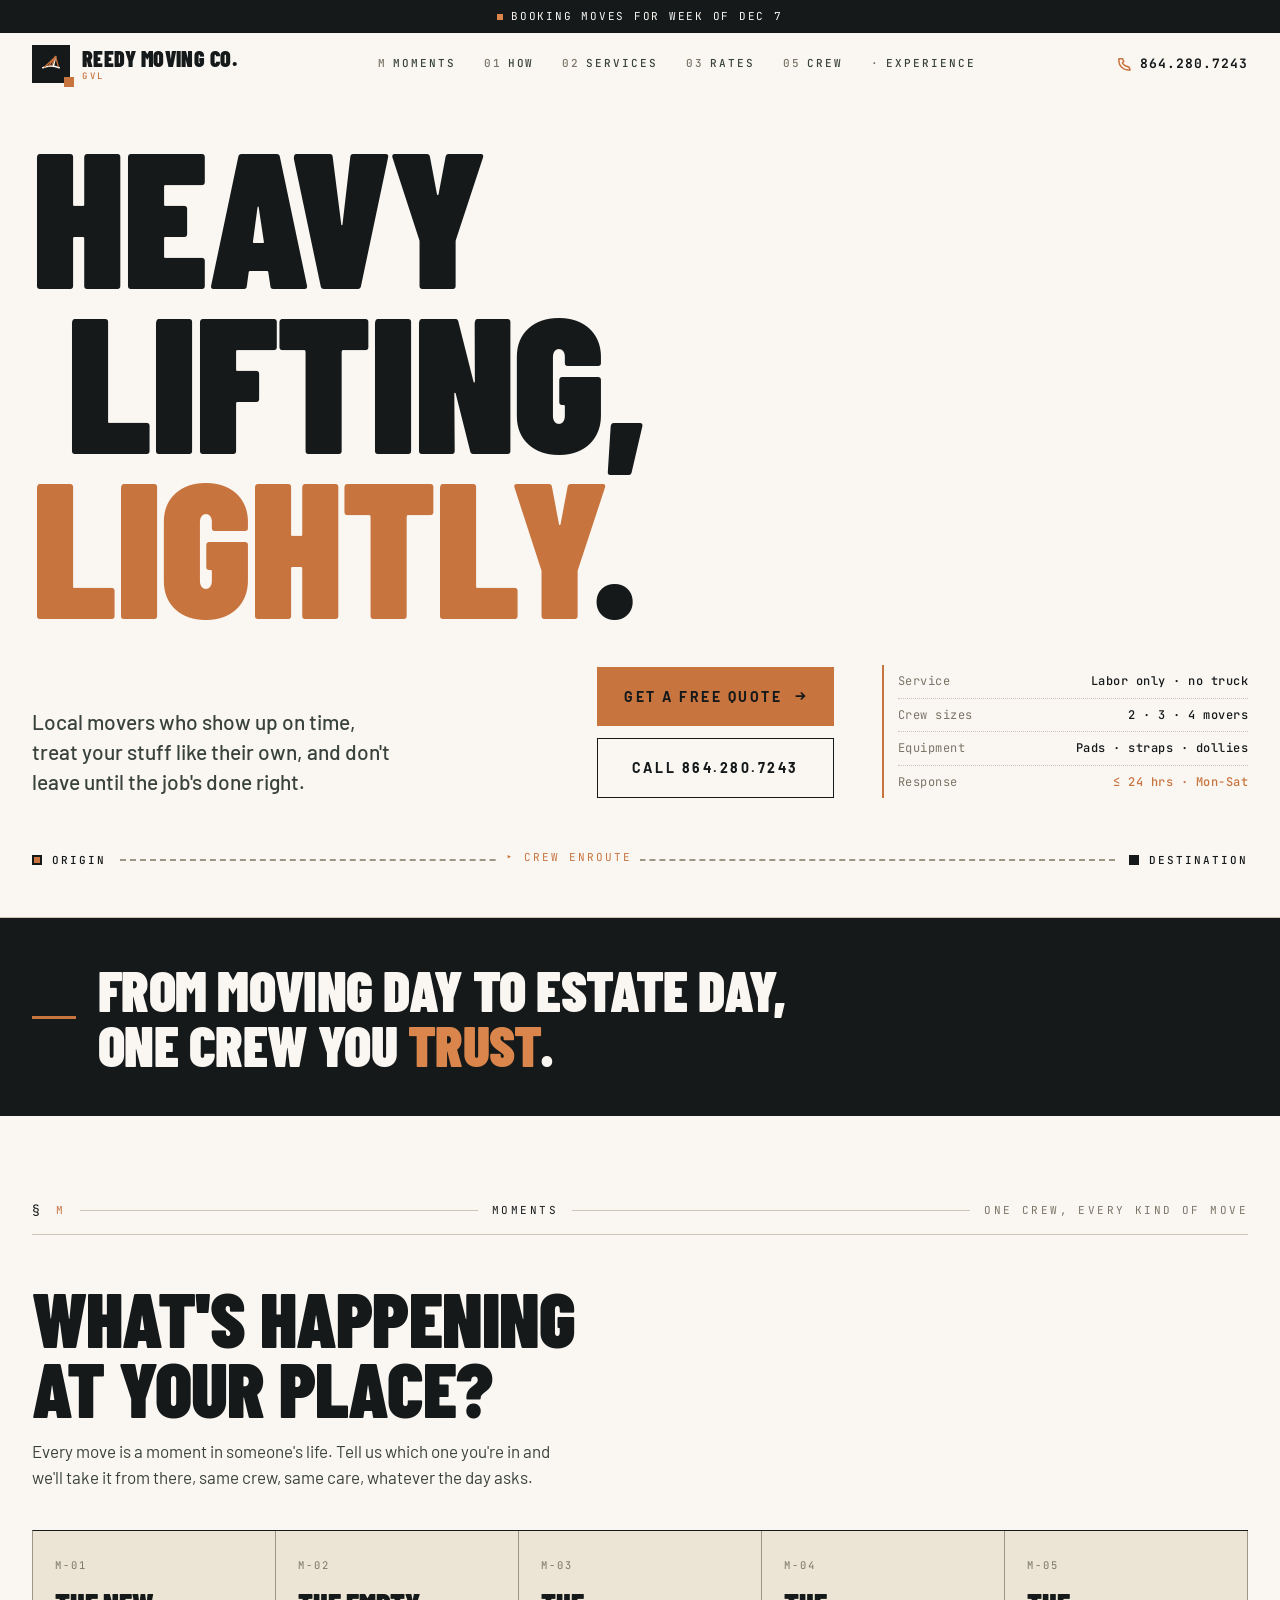
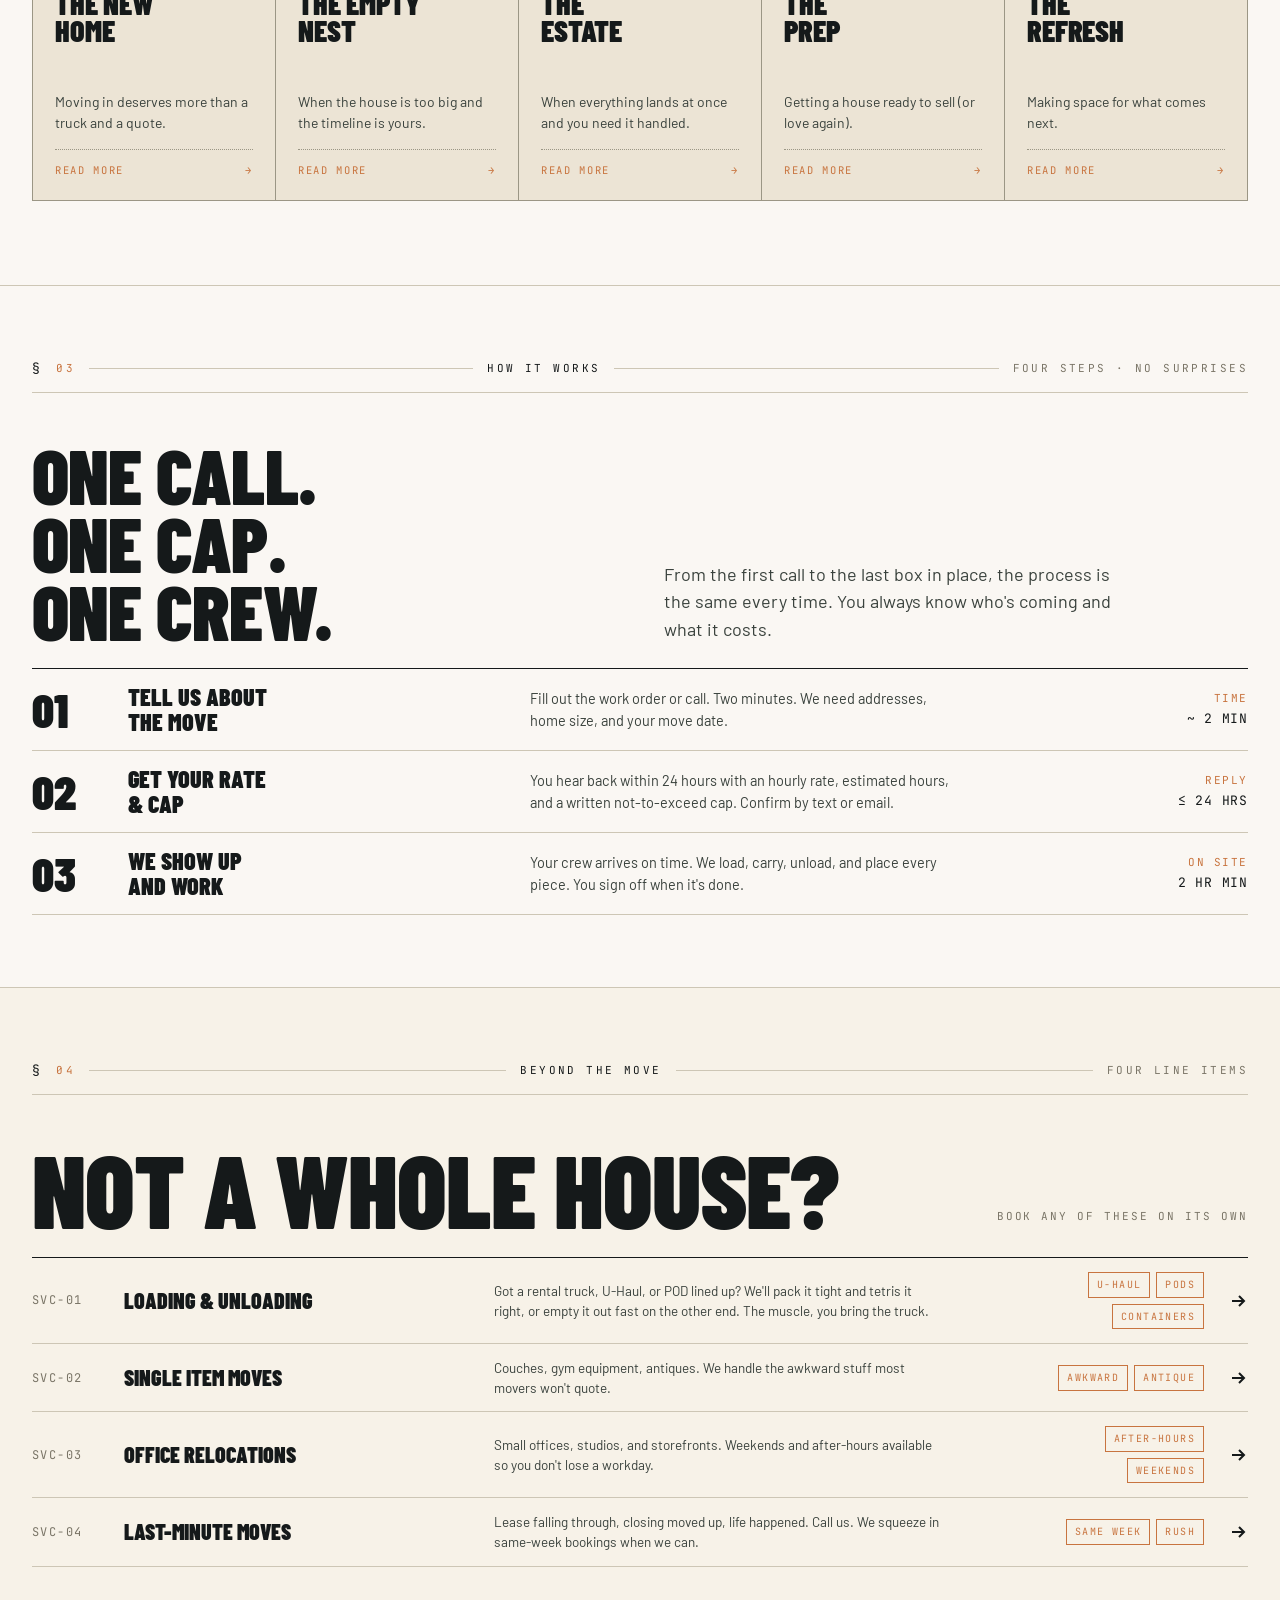
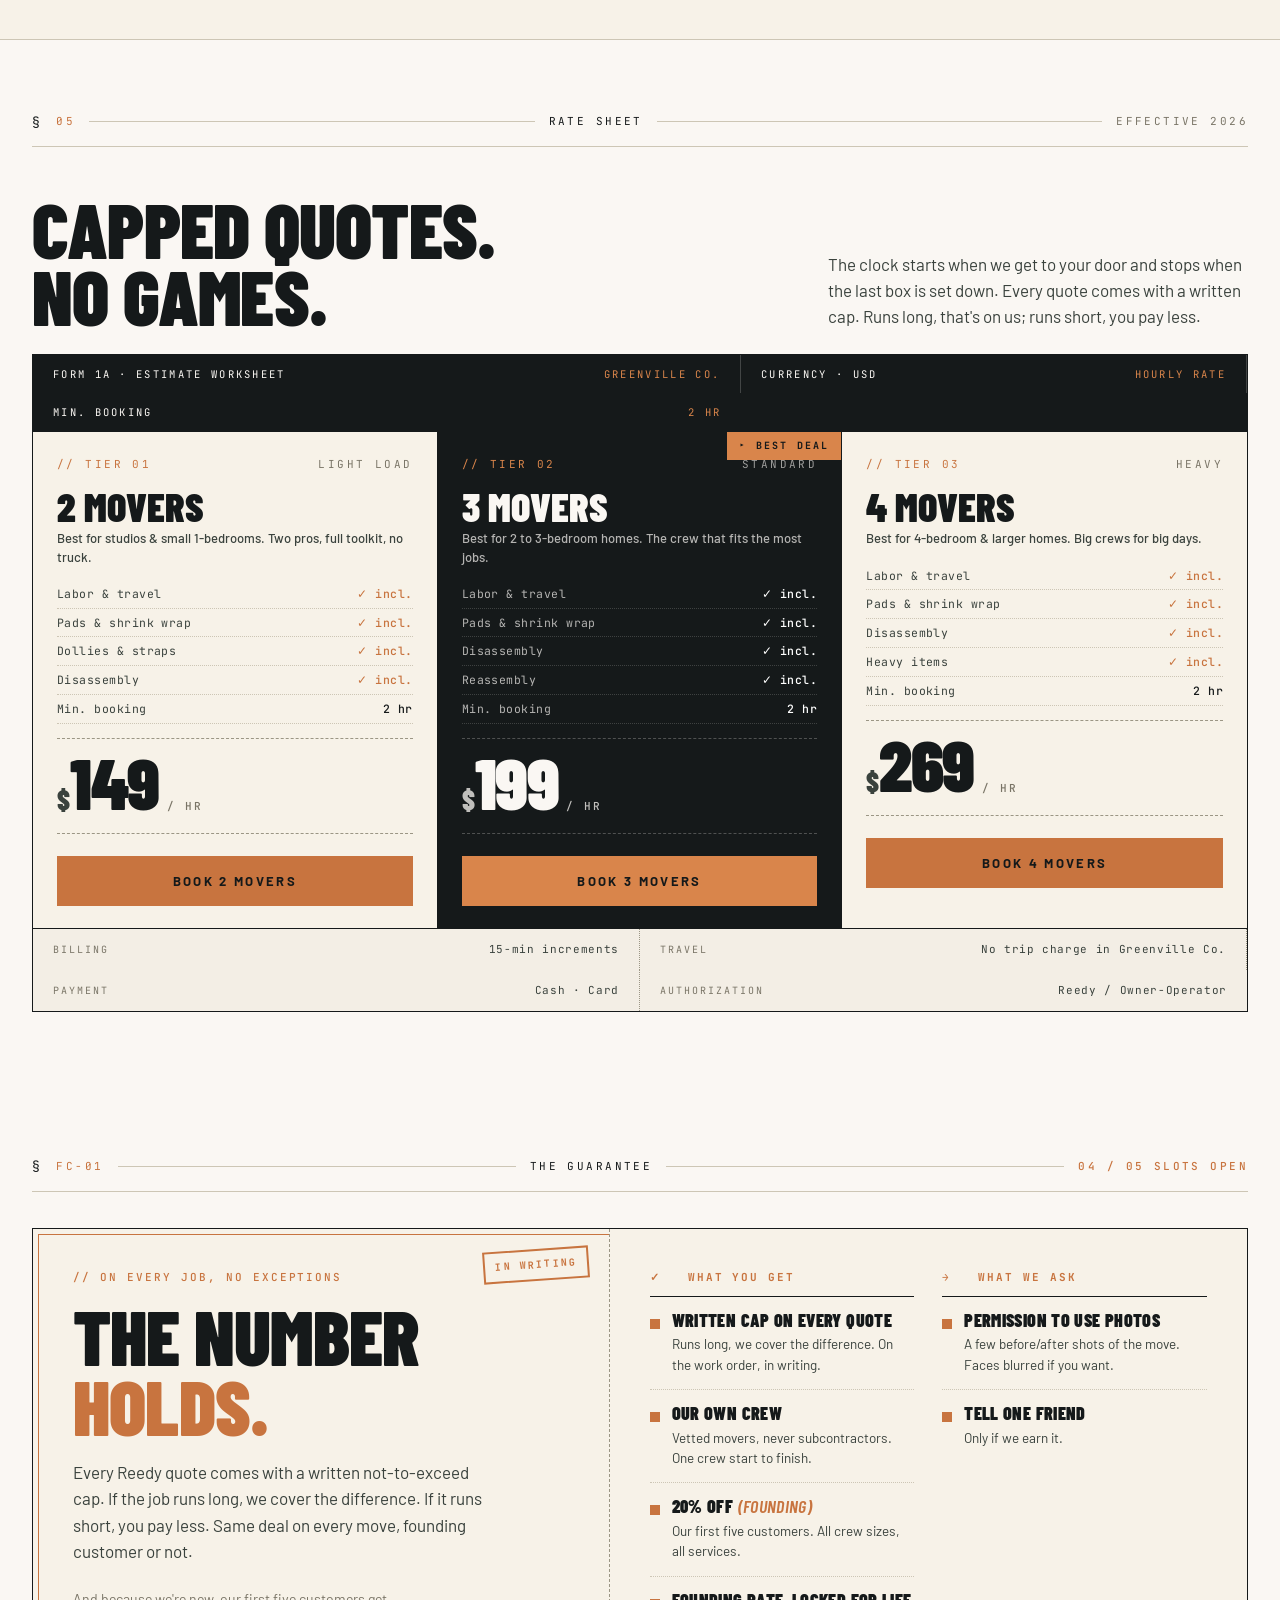
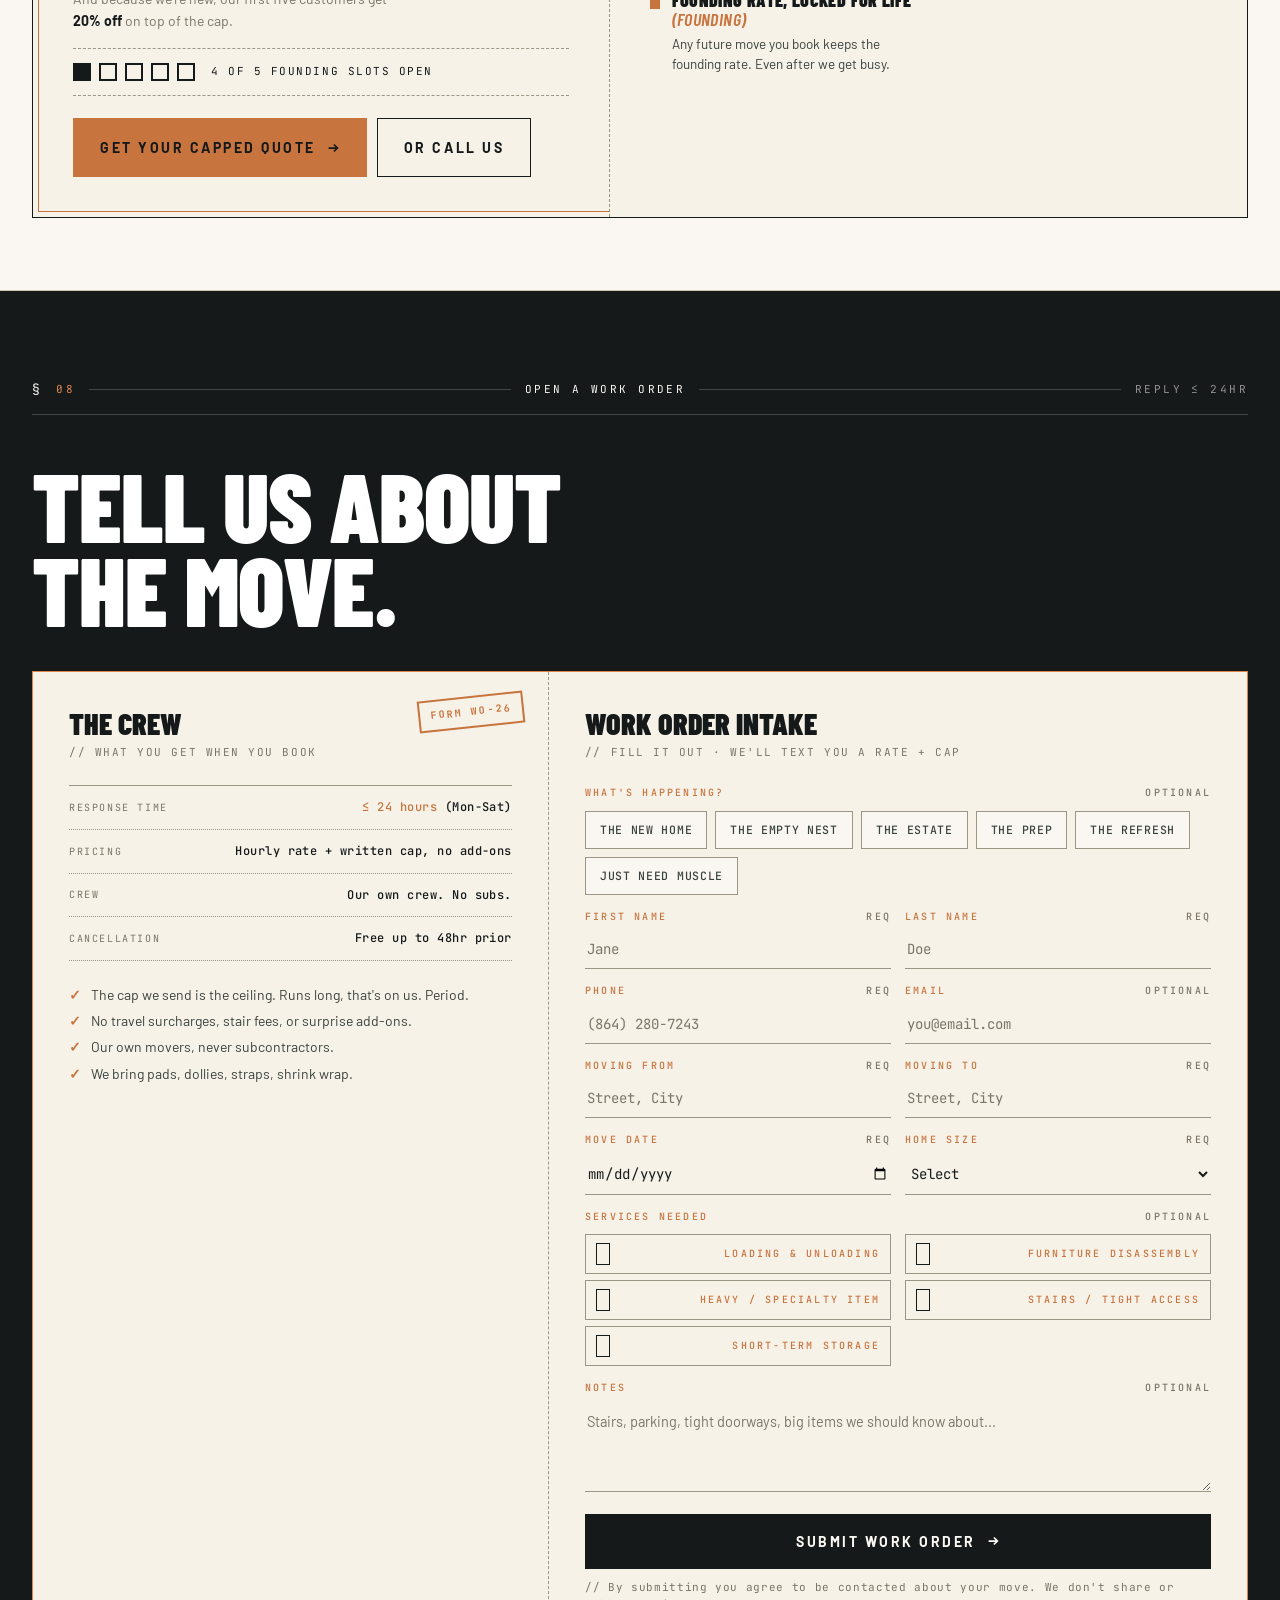
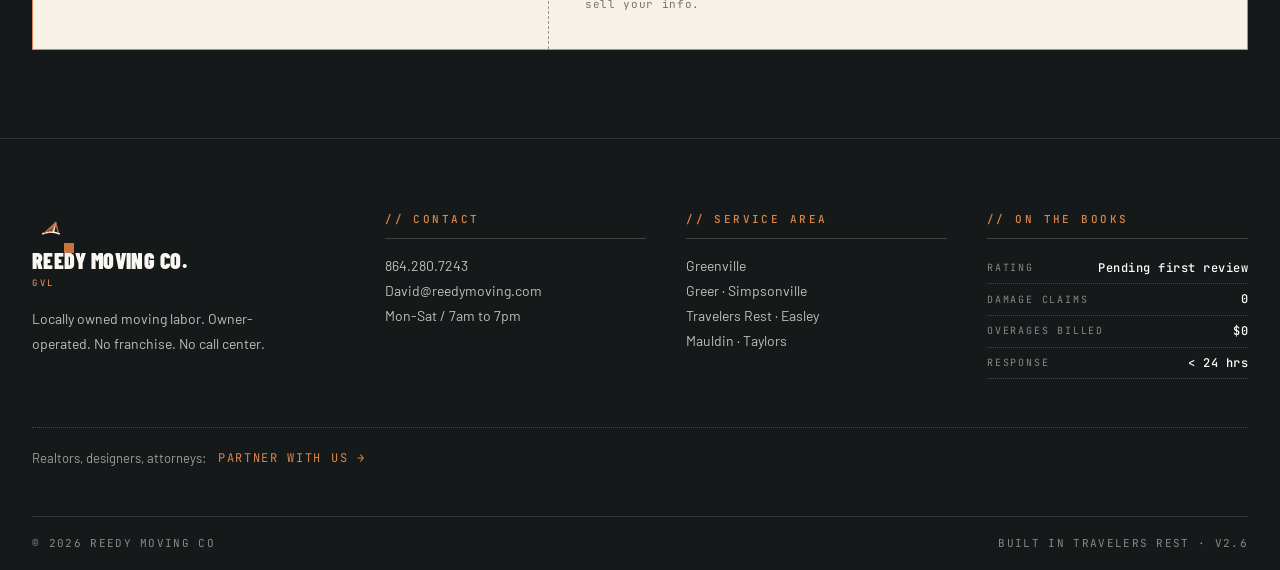
<file: index.html>
<!doctype html>
<html lang="en">
<head>
<meta charset="utf-8" />
<meta name="viewport" content="width=device-width, initial-scale=1" />
<title>Movers in Greenville, SC | Reedy Moving Co.</title>
<meta name="description" content="Local labor-only movers serving Greenville, Greer, Simpsonville &amp; Travelers Rest. Hourly rates with a written not-to-exceed cap, no truck needed: loading, unloading, packing. Free quote within 24 hours.">
<link rel="canonical" href="https://www.reedymoving.com/">
<meta name="robots" content="index, follow, max-image-preview:large, max-snippet:-1, max-video-preview:-1">

<!-- Open Graph (link previews + agent metadata) -->
<meta property="og:type" content="website">
<meta property="og:title" content="Movers in Greenville, SC | Reedy Moving Co.">
<meta property="og:description" content="Local labor-only movers in the Upstate. Hourly rates with a written cap, no surprises. Free quote in 24 hours.">
<meta property="og:url" content="https://www.reedymoving.com">
<meta property="og:image" content="https://www.reedymoving.com/og-image.png">

<!-- Twitter / X card -->
<meta name="twitter:card" content="summary_large_image">
<meta name="twitter:title" content="Movers in Greenville, SC | Reedy Moving Co.">
<meta name="twitter:description" content="Local labor-only movers in the Upstate. Hourly rates with a written cap, no surprises. Free quote in 24 hours.">
<meta name="twitter:image" content="https://www.reedymoving.com/og-image.png">

<script type="application/ld+json">
{
  "@context": "https://schema.org",
  "@type": "MovingCompany",
  "name": "Reedy Moving Co.",
  "url": "https://www.reedymoving.com",
  "image": "https://www.reedymoving.com/og-image.png",
  "telephone": "+1-864-280-7243",
  "email": "David@reedymoving.com",
  "priceRange": "$149–$269/hr",
  "foundingDate": "2026",
  "description": "Owner-operated, labor-only local movers serving the Greenville, SC Upstate. Loading, unloading, packing, and single-item moves at hourly rates with a written not-to-exceed cap.",
  "founder": [
    { "@type": "Person", "name": "Brayden" },
    { "@type": "Person", "name": "David" }
  ],
  "address": {
    "@type": "PostalAddress",
    "addressLocality": "Travelers Rest",
    "addressRegion": "SC",
    "addressCountry": "US"
  },
  "areaServed": [
    { "@type": "City", "name": "Greenville" },
    { "@type": "City", "name": "Greer" },
    { "@type": "City", "name": "Simpsonville" },
    { "@type": "City", "name": "Travelers Rest" },
    { "@type": "City", "name": "Easley" },
    { "@type": "City", "name": "Mauldin" },
    { "@type": "City", "name": "Taylors" }
  ],
  "openingHoursSpecification": {
    "@type": "OpeningHoursSpecification",
    "dayOfWeek": ["Monday","Tuesday","Wednesday","Thursday","Friday","Saturday"],
    "opens": "07:00",
    "closes": "19:00"
  },
  "hasOfferCatalog": {
    "@type": "OfferCatalog",
    "name": "Crew Tiers",
    "itemListElement": [
      {
        "@type": "Offer",
        "name": "2 Movers, Light Load",
        "description": "Best for studios & small 1-bedrooms. Labor only, no truck.",
        "priceCurrency": "USD",
        "price": "149",
        "priceSpecification": {
          "@type": "UnitPriceSpecification",
          "price": "149",
          "priceCurrency": "USD",
          "unitText": "per hour"
        }
      },
      {
        "@type": "Offer",
        "name": "3 Movers, Standard",
        "description": "Best for 2–3 bedroom homes. Most booked.",
        "priceCurrency": "USD",
        "price": "199",
        "priceSpecification": {
          "@type": "UnitPriceSpecification",
          "price": "199",
          "priceCurrency": "USD",
          "unitText": "per hour"
        }
      },
      {
        "@type": "Offer",
        "name": "4 Movers, Heavy",
        "description": "Best for 4-bedroom & larger homes, piano/heavy items.",
        "priceCurrency": "USD",
        "price": "269",
        "priceSpecification": {
          "@type": "UnitPriceSpecification",
          "price": "269",
          "priceCurrency": "USD",
          "unitText": "per hour"
        }
      }
    ]
  }
}
</script>
<link rel="icon" type="image/svg+xml" href="favicon.svg">
<link rel="icon" type="image/png" sizes="32x32" href="favicon-32.png">
<link rel="apple-touch-icon" href="apple-touch-icon.png">
<meta name="theme-color" content="#15191a">
<link rel="preconnect" href="https://fonts.googleapis.com">
<link rel="preconnect" href="https://fonts.gstatic.com" crossorigin>
<link href="https://fonts.googleapis.com/css2?family=Barlow+Condensed:wght@600;700;800;900&family=Barlow:ital,wght@0,400;0,500;0,600;0,700;1,400;1,500&family=JetBrains+Mono:wght@400;500;700&display=swap" rel="stylesheet">
<link rel="stylesheet" href="/moments.css">
<style>
  :root{
    --cream:#faf7f3;
    --cream-2:#f3eee5;
    --warm-gray:#e8e2d4;
    --paper:#f7f2e8;
    --ink:#15191600;
    --ink:#15191a;
    --ink-soft:#3a423d;
    --muted:#7a7567;
    --green:#c8743f;
    --green-hover:#d9854b;
    --green-deep:#9e542a;
    --line:#cdc6b5;
    --line-dark:#9b9685;
    --field:#ece4d5;
    --rust:#c8743f;
    --rust-hover:#d9854b;
    --rust-deep:#9e542a;
  }
  *{box-sizing:border-box;margin:0;padding:0}
  html,body{background:var(--cream);color:var(--ink);font-family:'Barlow',system-ui,sans-serif;font-weight:400;line-height:1.55;-webkit-font-smoothing:antialiased;text-rendering:optimizeLegibility}
  a{color:inherit;text-decoration:none}
  button{font-family:inherit;cursor:pointer;border:0;background:none;color:inherit}
  input,select,textarea{font-family:inherit;font-size:16px;color:inherit}
  svg{display:block}

  /* ---------- Type utilities ---------- */
  .mono{font-family:'JetBrains Mono',ui-monospace,monospace;font-feature-settings:"tnum" 1, "zero" 1}
  .display{font-family:'Barlow Condensed',sans-serif;font-weight:900;text-transform:uppercase;line-height:.88;letter-spacing:-.01em}
  .h-sec{font-family:'Barlow Condensed',sans-serif;font-weight:900;text-transform:uppercase;line-height:.92}
  .stamp{display:inline-flex;align-items:center;gap:8px;font-family:'JetBrains Mono',ui-monospace,monospace;font-weight:500;font-size:11px;letter-spacing:.18em;text-transform:uppercase;color:var(--green)}
  .stamp::before{content:"";width:6px;height:6px;background:var(--green);border-radius:0}

  /* ---------- Page chrome ---------- */
  .wrap{max-width:1320px;margin:0 auto;padding:0 32px;position:relative}

  /* Top tape strip / fixed nav */
  .topbar{position:fixed;top:0;left:0;right:0;z-index:60;background:var(--ink);color:var(--cream);font-family:'JetBrains Mono',monospace;font-size:11px;letter-spacing:.16em;text-transform:uppercase}
  .topbar-inner{max-width:1320px;margin:0 auto;padding:8px 32px;display:flex;justify-content:center;gap:24px;align-items:center}
  #bookingBanner{white-space:nowrap}
  .topbar .pulse{display:inline-flex;align-items:center;gap:8px}
  .pulse::before{content:"";width:6px;height:6px;background:var(--green-hover);animation:blink 1.8s infinite}
  @keyframes blink{0%,60%{opacity:1}80%,100%{opacity:.25}}

  .nav{position:fixed;top:31px;left:0;right:0;z-index:55;background:rgba(250,247,243,.94);backdrop-filter:saturate(140%) blur(8px);border-bottom:1px solid transparent;transition:border-color .2s}
  .nav.scrolled{border-bottom-color:var(--line)}
  .nav-inner{max-width:1320px;margin:0 auto;padding:14px 32px;display:flex;align-items:center;justify-content:space-between;gap:24px}
  .logo{display:flex;align-items:center;gap:12px}
  .logo-mark{width:38px;height:38px;background:var(--ink);display:grid;place-items:center;position:relative}
  .logo-mark svg{width:22px;height:22px}
  .logo-mark::after{content:"";position:absolute;inset:auto -4px -4px auto;width:10px;height:10px;background:var(--green)}
  .logo-word{font-family:'Barlow Condensed',sans-serif;font-weight:900;font-size:22px;text-transform:uppercase;letter-spacing:.02em;line-height:1}
  .logo-word small{display:block;font-family:'JetBrains Mono',monospace;font-weight:500;font-size:9px;letter-spacing:.28em;color:var(--green);margin-top:3px}

  .nav-links{display:flex;gap:28px;align-items:center}
  .nav-links a{font-family:'JetBrains Mono',monospace;font-weight:500;font-size:11px;letter-spacing:.18em;text-transform:uppercase;color:var(--ink-soft)}
  .nav-links a:hover{color:var(--green)}
  .nav-links a span{color:var(--muted);margin-right:6px}
  .nav-phone{display:inline-flex;align-items:center;gap:8px;font-family:'JetBrains Mono',monospace;font-weight:700;font-size:13px;letter-spacing:.08em;color:var(--ink);white-space:nowrap}
  .nav-phone svg{width:15px;height:15px;flex:0 0 auto;color:var(--green)}
  .nav-phone:hover{color:var(--green)}

  .btn{display:inline-flex;align-items:center;justify-content:center;gap:10px;padding:14px 22px;font-family:'Barlow',sans-serif;font-weight:700;font-size:13px;letter-spacing:.18em;text-transform:uppercase;border:1px solid transparent;transition:background .15s, color .15s, border-color .15s, transform .05s;position:relative}
  .btn:active{transform:translateY(1px)}
  .btn-primary{background:var(--green);color:var(--ink)}
  .btn-primary:hover{background:var(--green-hover)}
  .btn-ink{background:var(--ink);color:var(--cream)}
  .btn-ink:hover{background:var(--green);color:var(--ink)}
  .btn-ghost{background:transparent;color:var(--ink);border-color:var(--ink)}
  .btn-ghost:hover{background:var(--ink);color:var(--cream)}
  .btn-lg{padding:18px 26px;font-size:14px}
  .btn-block{width:100%}
  .btn .arrow{width:14px;height:14px}

  /* Section marker - § 01 / HERO */
  .sect-marker{display:flex;align-items:center;gap:14px;font-family:'JetBrains Mono',monospace;font-size:11px;letter-spacing:.22em;text-transform:uppercase;color:var(--green);padding-bottom:14px;border-bottom:1px solid var(--line);margin-bottom:48px}
  .sect-marker .glyph{font-size:13px;color:var(--ink)}
  .sect-marker .name{color:var(--ink)}
  .sect-marker .spacer{flex:1;height:1px;background:var(--line)}
  .sect-marker .right{color:var(--muted)}

  /* ---------- HERO ---------- */
  .hero{padding-top:130px;padding-bottom:48px;position:relative;overflow:hidden;border-bottom:1px solid var(--line)}
  .hero .wrap{position:relative;z-index:2}
  .hero-top{display:grid;grid-template-columns:1fr 1fr 1fr 1fr;gap:24px;font-family:'JetBrains Mono',monospace;font-size:11px;letter-spacing:.18em;text-transform:uppercase;border-bottom:1px solid var(--line);padding-bottom:14px;margin-bottom:36px}
  .hero-top .cell{display:flex;flex-direction:column;gap:4px}
  .hero-top .k{color:var(--muted)}
  .hero-top .v{color:var(--ink);font-weight:500}
  .hero-headline{position:relative}
  .hero-headline h1{font-size:clamp(76px,15vw,260px);line-height:.86}
  .hero-headline h1 .accent{color:var(--green)}
  .hero-headline h1 .row{display:block;white-space:nowrap}
  .hero-headline h1 .row.shift{margin-left:.18em}
  /* Layered "specs" overlay over the headline */
  .hero-bottom{display:grid;grid-template-columns:1.2fr .55fr .85fr;gap:48px;align-items:end;margin-top:40px}
  .hero-bottom .sub{font-size:21px;line-height:1.45;color:var(--ink-soft);max-width:30ch;font-weight:500}
  .hero-bottom .ctas{display:flex;flex-direction:column;gap:12px}
  .hero-bottom .spec{font-family:'JetBrains Mono',monospace;font-size:12px;line-height:1.7;color:var(--ink-soft);letter-spacing:.04em;border-left:2px solid var(--green);padding-left:14px}
  .hero-bottom .spec .line{display:flex;justify-content:space-between;gap:16px;border-bottom:1px dotted var(--line);padding:6px 0}
  .hero-bottom .spec .line:last-child{border-bottom:0}
  .hero-bottom .spec .k{color:var(--muted)}
  .hero-bottom .spec .v{color:var(--ink);font-weight:500}

  /* Route line graphic */
  .route{display:flex;align-items:center;gap:14px;padding:18px 0 0;margin-top:36px;font-family:'JetBrains Mono',monospace;font-size:11px;letter-spacing:.18em;text-transform:uppercase;color:var(--muted)}
  .route .node{display:flex;align-items:center;gap:10px;color:var(--ink);font-weight:500}
  .route .node::before{content:"";width:10px;height:10px;background:var(--green);border:2px solid var(--ink);box-sizing:border-box}
  .route .node.end::before{background:var(--ink)}
  .route .line{flex:1;height:0;border-top:2px dashed var(--line-dark);position:relative}
  .route .truck{position:absolute;top:-12px;left:38%;background:var(--cream);padding:0 8px;color:var(--green)}
  .route .ticks{flex:1;display:flex;justify-content:space-between;color:var(--muted)}
  .route .ticks span{position:relative}

  /* ---------- STATS (slim) ---------- */
  .stats{background:var(--green);color:#fff;border-top:1px solid var(--green-deep);border-bottom:1px solid var(--green-deep)}
  .stats-foot{font-family:'JetBrains Mono',monospace;font-size:11px;letter-spacing:.14em;color:rgba(255,255,255,.78);padding:10px 28px;border-top:1px dotted rgba(255,255,255,.25);display:flex;flex-wrap:wrap;justify-content:space-between;gap:6px 18px;align-items:center;line-height:1.55}
  .stats-foot:empty{display:none}
  .stats-foot .ast{color:#fff;flex:1 1 auto;min-width:0;white-space:normal}
  .stat .num.you{color:#fff}
  .stat .lab.small{font-size:10.5px;letter-spacing:.16em;max-width:18ch}
  .stat .lab.tight{line-height:1.35}
  .stat.you{background:rgba(0,0,0,.15)}
  .stat .num .sm{font-size:32px;letter-spacing:0;font-family:'JetBrains Mono',monospace;font-weight:700}
  .stat .num .arrow{font-family:'JetBrains Mono',monospace;font-size:22px;font-weight:700;color:rgba(255,255,255,.7);margin-left:8px}

  /* ---------- FOUNDING OFFER (Day One mode) ---------- */
  .founding-offer{display:none;padding:72px 0;background:var(--cream);border-bottom:1px solid var(--line);position:relative}
  body[data-trust="dayone"] .founding-offer{display:block}
  .fo-marker{margin-bottom:36px}
  .fo-marker .right{color:var(--green);font-weight:500}
  .fo-card{display:grid;grid-template-columns:.95fr 1.05fr;gap:0;background:var(--paper);border:1px solid var(--ink);position:relative}
  .fo-card::before{content:"";position:absolute;inset:5px;border:1px solid var(--green);pointer-events:none}
  .fo-left{padding:40px;border-right:1px dashed var(--line-dark);position:relative;z-index:1}
  .fo-stamp{position:absolute;top:20px;right:20px;border:2px solid var(--green);color:var(--green);font-family:'JetBrains Mono',monospace;font-weight:700;font-size:10px;letter-spacing:.22em;text-transform:uppercase;padding:6px 10px;transform:rotate(-4deg);background:var(--paper);z-index:2}
  .fo-eye{font-family:'JetBrains Mono',monospace;font-weight:500;font-size:11px;letter-spacing:.18em;text-transform:uppercase;color:var(--green);margin-bottom:14px}
  .fo-h{font-size:clamp(48px,6vw,84px);line-height:.92;margin-bottom:18px}
  .fo-h .accent{color:var(--green)}
  .fo-blurb{font-size:17px;line-height:1.55;color:var(--ink-soft);max-width:42ch;margin-bottom:24px}
  .fo-counter{display:flex;align-items:center;gap:8px;padding:14px 0;border-top:1px dashed var(--line-dark);border-bottom:1px dashed var(--line-dark);margin-bottom:22px;flex-wrap:wrap}
  .fo-dot{width:18px;height:18px;border:2px solid var(--ink);box-sizing:border-box;flex:0 0 auto}
  .fo-dot.open{background:var(--paper)}
  .fo-dot.filled{background:var(--ink)}
  .fo-counter-lab{font-family:'JetBrains Mono',monospace;font-size:11px;letter-spacing:.14em;text-transform:uppercase;color:var(--ink);margin-left:8px}
  .fo-cta{display:flex;flex-wrap:wrap;gap:10px}
  .fo-right{padding:40px;background:var(--paper);position:relative;z-index:1}
  .fo-cols{display:grid;grid-template-columns:1fr 1fr;gap:28px}
  .fo-col-h{font-family:'JetBrains Mono',monospace;font-weight:700;font-size:11px;letter-spacing:.18em;text-transform:uppercase;color:var(--green);padding-bottom:10px;border-bottom:1px solid var(--ink);margin-bottom:14px}
  .fo-list{list-style:none;display:flex;flex-direction:column;gap:14px}
  .fo-list li{display:flex;flex-direction:column;gap:4px;padding-bottom:14px;border-bottom:1px dotted var(--line);position:relative;padding-left:22px}
  .fo-list li:last-child{border-bottom:0;padding-bottom:0}
  .fo-list li::before{content:"";position:absolute;left:0;top:8px;width:10px;height:10px;background:var(--green)}
  .fo-list li b{font-family:'Barlow Condensed',sans-serif;font-weight:900;text-transform:uppercase;font-size:18px;letter-spacing:.02em;line-height:1.1;color:var(--ink)}
  .fo-list li span{font-size:13.5px;line-height:1.5;color:var(--ink-soft)}
  .fo-list li em{font-style:italic;color:var(--green);font-weight:600}
  @media (max-width: 1000px){
    .fo-card{grid-template-columns:1fr}
    .fo-left{border-right:0;border-bottom:1px dashed var(--line-dark)}
    .fo-cols{grid-template-columns:1fr;gap:18px}
  }
  .stats-inner{display:grid;grid-template-columns:repeat(3,1fr)}
  .stat{padding:24px 28px;border-right:1px solid rgba(255,255,255,.18);display:flex;align-items:baseline;gap:14px;position:relative}
  .stat:last-child{border-right:0}
  .stat .idx{font-family:'JetBrains Mono',monospace;font-size:10px;letter-spacing:.22em;color:rgba(255,255,255,.65);text-transform:uppercase;align-self:center;flex:0 0 auto}
  .stat .num{font-family:'Barlow Condensed',sans-serif;font-weight:900;font-size:48px;line-height:.95;text-transform:uppercase;display:flex;align-items:baseline;gap:2px}
  .stat .num sub{font-family:'JetBrains Mono',monospace;font-weight:500;font-size:12px;letter-spacing:.06em;color:rgba(255,255,255,.85);position:static;line-height:1}
  .stat .lab{font-family:'JetBrains Mono',monospace;font-weight:500;text-transform:uppercase;letter-spacing:.18em;font-size:11px;color:rgba(255,255,255,.85);align-self:center;margin-left:auto;text-align:right}

  /* ---------- HOW (Work Order) ---------- */
  .how{padding:72px 0;background:var(--cream)}
  .how-head{display:grid;grid-template-columns:1fr 1fr;gap:48px;align-items:end;margin-bottom:24px}
  .how-head h2{font-size:clamp(48px,6vw,88px)}
  .how-rows{border-top:1px solid var(--ink)}
  .how-row{display:grid;grid-template-columns:72px 1fr 1.6fr 90px;gap:24px;border-bottom:1px solid var(--line);padding:16px 0;align-items:center;transition:background .2s,color .2s,padding-left .2s}
  .how-row:hover{background:var(--ink);color:var(--cream);padding-left:24px}
  .how-row:hover .how-time{color:var(--green-hover)}
  .how-row:hover p{color:rgba(250,247,243,.78)}
  .how-row .step-n{font-family:'Barlow Condensed',sans-serif;font-weight:900;font-size:48px;line-height:.85}
  .how-row h3{font-family:'Barlow Condensed',sans-serif;font-weight:900;font-size:24px;text-transform:uppercase;line-height:1.02}
  .how-row p{font-size:14.5px;line-height:1.5;color:var(--ink-soft);max-width:54ch}
  .how-time{font-family:'JetBrains Mono',monospace;font-size:11px;letter-spacing:.14em;text-transform:uppercase;color:var(--green);align-self:center;text-align:right}
  .how-time .v{display:block;color:var(--ink);font-size:13px;letter-spacing:.04em;margin-top:2px}
  .how-time .v{color:var(--ink);font-size:13px;letter-spacing:.06em}
  .how-row:hover .how-time .v{color:#fff}

  /* ---------- SERVICES (line items) ---------- */
  .services{padding:72px 0;background:var(--paper);border-top:1px solid var(--line);border-bottom:1px solid var(--line);position:relative}
  .svc-head{display:flex;justify-content:space-between;align-items:end;margin-bottom:24px;gap:32px}
  .svc-head h2{font-size:clamp(64px,8vw,128px)}
  .svc-list{border-top:1px solid var(--ink)}
  .svc-item{display:grid;grid-template-columns:72px 1.1fr 1.6fr 180px 24px;gap:20px;align-items:center;padding:14px 0;border-bottom:1px solid var(--line);transition:padding-left .2s,background .2s;cursor:default}
  .svc-item:hover{background:var(--cream);padding-left:18px}
  .svc-item:hover .svc-arrow{transform:translateX(4px);color:var(--green)}
  .svc-code{font-family:'JetBrains Mono',monospace;font-size:12px;letter-spacing:.12em;color:var(--muted)}
  .svc-name{font-family:'Barlow Condensed',sans-serif;font-weight:900;font-size:22px;text-transform:uppercase;line-height:1.05}
  .svc-desc{font-size:13.5px;line-height:1.45;color:var(--ink-soft);max-width:56ch}
  .svc-tags{display:flex;flex-wrap:wrap;gap:6px;justify-content:flex-end}
  .svc-tag{font-family:'JetBrains Mono',monospace;font-size:10px;letter-spacing:.14em;text-transform:uppercase;color:var(--green);border:1px solid var(--green);padding:4px 8px}
  .svc-arrow{justify-self:end;color:var(--ink);transition:transform .2s,color .2s}

  /* ---------- PRICING (Estimate Worksheet) ---------- */
  .pricing{padding:72px 0;background:var(--cream)}
  .price-head{display:flex;justify-content:space-between;align-items:end;margin-bottom:24px;gap:32px}
  .price-head h2{font-size:clamp(48px,6vw,88px)}
  .estimate{background:var(--paper);border:1px solid var(--ink);position:relative}
  .estimate::before{content:"";position:absolute;inset:6px;border:1px solid var(--ink);pointer-events:none;opacity:0}
  .estimate-head{display:grid;grid-template-columns:1.4fr 1fr;gap:0;border-bottom:1px solid var(--ink);background:var(--ink);color:var(--cream)}
  .estimate-head .cell{padding:11px 20px;border-right:1px solid rgba(250,247,243,.2);font-family:'JetBrains Mono',monospace;font-size:10.5px;letter-spacing:.22em;text-transform:uppercase;display:flex;justify-content:space-between;align-items:center}
  .estimate-head .cell:last-child{border-right:0}
  .estimate-head .cell .right{color:var(--green-hover)}

  .tiers{display:grid;grid-template-columns:repeat(3,1fr)}
  .tier{padding:24px 24px 22px;border-right:1px solid var(--ink);position:relative;display:flex;flex-direction:column;gap:14px}
  .tier:last-child{border-right:0}
  .tier .tag{font-family:'JetBrains Mono',monospace;font-size:11px;letter-spacing:.22em;text-transform:uppercase;color:var(--muted);display:flex;justify-content:space-between}
  .tier .tag .id{color:var(--green)}
  .tier h3{font-family:'Barlow Condensed',sans-serif;font-weight:900;font-size:40px;text-transform:uppercase;line-height:.95}
  .tier h3 small{display:block;font-family:'Barlow',sans-serif;font-weight:500;font-size:13px;letter-spacing:0;text-transform:none;color:var(--ink-soft);margin-top:4px;line-height:1.4}
  .tier .rate{display:flex;align-items:baseline;gap:0;border-top:1px dashed var(--line-dark);border-bottom:1px dashed var(--line-dark);padding:12px 0}
  .tier .rate .currency{font-family:'Barlow Condensed',sans-serif;font-weight:900;font-size:28px;color:var(--ink-soft)}
  .tier .rate .amount{font-family:'Barlow Condensed',sans-serif;font-weight:900;font-size:72px;line-height:.85;letter-spacing:-.02em}
  .tier .rate .per{font-family:'JetBrains Mono',monospace;font-weight:500;letter-spacing:.18em;text-transform:uppercase;font-size:11px;color:var(--muted);margin-left:8px;align-self:flex-end;padding-bottom:6px}
  .tier ul{list-style:none;display:flex;flex-direction:column;gap:0}
  .tier ul li{font-family:'JetBrains Mono',monospace;font-size:11.5px;color:var(--ink-soft);display:flex;justify-content:space-between;gap:10px;padding:5px 0;border-bottom:1px dotted var(--line);letter-spacing:.04em}
  .tier ul li .v{color:var(--ink);font-weight:500}
  .tier ul li.incl .v{color:var(--green)}
  .tier ul li.incl .v::before{content:"✓ "}
  .tier ul li.excl .v{color:var(--muted)}
  .tier ul li.excl .v::before{content:"- "}
  .tier .btn{margin-top:8px}

  .tier.feature{background:var(--ink);color:var(--cream)}
  .tier.feature .tag{color:rgba(250,247,243,.6)}
  .tier.feature .tag .id{color:var(--green-hover)}
  .tier.feature h3 small,
  .tier.feature ul li{color:rgba(250,247,243,.7)}
  .tier.feature ul li{border-bottom-color:rgba(250,247,243,.18)}
  .tier.feature .rate{border-color:rgba(250,247,243,.25)}
  .tier.feature .rate .currency,
  .tier.feature .rate .per{color:rgba(250,247,243,.75)}
  .tier.feature ul li .v{color:#fff}
  .tier.feature .btn-primary{background:var(--green-hover);color:var(--ink)}
  .tier.feature .btn-primary:hover{background:#fff}
  .tier.feature .ribbon{position:absolute;top:0;right:0;background:var(--green-hover);color:var(--ink);font-family:'JetBrains Mono',monospace;font-weight:700;font-size:10px;letter-spacing:.22em;text-transform:uppercase;padding:6px 12px}

  .estimate-foot{display:grid;grid-template-columns:1fr 1fr;border-top:1px solid var(--ink);background:var(--cream-2)}
  .estimate-foot .cell{padding:12px 20px;border-right:1px dotted var(--line-dark);font-family:'JetBrains Mono',monospace;font-size:11px;letter-spacing:.06em;color:var(--ink-soft);display:flex;justify-content:space-between;align-items:center;gap:14px}
  .estimate-foot .cell:last-child{border-right:0}
  .estimate-foot .cell .k{color:var(--muted);letter-spacing:.2em;text-transform:uppercase;font-size:10px;flex:0 0 auto}

  /* ---------- REVIEWS (Receipts - horizontal rail) ---------- */
  .reviews{padding:88px 0;background:var(--paper);border-top:1px solid var(--line);border-bottom:1px solid var(--line);overflow:hidden}
  .rv-head{display:flex;justify-content:space-between;align-items:end;margin-bottom:36px;gap:32px}
  .rv-head h2{font-size:clamp(56px,7vw,108px)}
  .review-rail{display:flex;gap:20px;overflow-x:auto;scroll-snap-type:x mandatory;padding-bottom:14px;margin:0 -32px;padding-left:32px;padding-right:32px;scrollbar-width:thin;scrollbar-color:var(--line-dark) transparent}
  .review-rail::-webkit-scrollbar{height:4px}
  .review-rail::-webkit-scrollbar-thumb{background:var(--line-dark)}
  .review-rail .receipt{flex:0 0 min(420px, 80vw);scroll-snap-align:start}
  .receipt{background:var(--cream);border:1px solid var(--line-dark);padding:0;display:flex;flex-direction:column;position:relative}
  .receipt::after{content:"";position:absolute;left:0;right:0;bottom:-1px;height:8px;background:
    linear-gradient(135deg,transparent 25%,var(--cream) 25%,var(--cream) 50%,transparent 50%,transparent 75%,var(--cream) 75%) 0 0/16px 16px,
    var(--line-dark);
    /* serrated edge */}
  .receipt-top{padding:18px 22px;border-bottom:1px dashed var(--line-dark);display:flex;justify-content:space-between;font-family:'JetBrains Mono',monospace;font-size:11px;letter-spacing:.16em;text-transform:uppercase;color:var(--muted)}
  .receipt-top .id{color:var(--green)}
  .receipt-body{padding:22px;display:flex;flex-direction:column;gap:18px;flex:1}
  .receipt-body .stars{display:flex;gap:3px;color:var(--green)}
  .receipt-body .stars svg{width:16px;height:16px;fill:currentColor}
  .receipt-body p{font-size:15.5px;line-height:1.6;color:var(--ink-soft)}
  .receipt-body .who{margin-top:auto;display:flex;justify-content:space-between;align-items:flex-end;border-top:1px dashed var(--line-dark);padding-top:14px;gap:12px}
  .receipt-body .who .name{font-family:'Barlow Condensed',sans-serif;font-weight:900;font-size:20px;text-transform:uppercase}
  .receipt-body .who .meta{font-family:'JetBrains Mono',monospace;font-size:10px;letter-spacing:.14em;text-transform:uppercase;color:var(--muted);text-align:right;line-height:1.6}

  /* ---------- ABOUT ---------- */
  .about{padding:80px 0;background:var(--cream);border-top:1px solid var(--line);position:relative}
  .about-inner{max-width:1040px;margin:0 auto;display:grid;grid-template-columns:330px 1fr;gap:48px;align-items:center;text-align:left;position:relative}
  .about-inner .stamp{justify-content:flex-start;align-self:start;margin-bottom:4px}
  .about-letter{display:flex;flex-direction:column;gap:18px;min-width:0}
  .about p{font-family:'Barlow',serif;font-style:italic;font-size:21px;line-height:1.55;color:var(--ink)}
  .about .signoff{display:flex;align-items:center;justify-content:center;gap:14px;margin-top:14px;font-family:'JetBrains Mono',monospace;font-size:11px;letter-spacing:.22em;text-transform:uppercase;color:var(--green)}
  .about .signoff::before,.about .signoff::after{content:"";width:48px;height:1px;background:var(--line-dark)}
  .about-letter .signoff{justify-content:flex-start}
  /* First-move photo card */
  .firstmove{align-self:center;justify-self:center;width:100%;max-width:340px;background:var(--paper);border:1px solid var(--ink);text-align:left;margin:0;position:relative}
  .firstmove::after{content:"";position:absolute;right:-5px;bottom:-5px;width:12px;height:12px;background:var(--green)}
  .firstmove .fm-cap{display:flex;justify-content:space-between;gap:10px;font-family:'JetBrains Mono',monospace;font-size:10px;letter-spacing:.16em;text-transform:uppercase;color:var(--muted);padding:9px 12px;border-bottom:1px dashed var(--line-dark)}
  .firstmove .fm-cap b{color:var(--green);font-weight:500}
  .firstmove img{display:block;width:100%;height:auto}
  .firstmove figcaption{font-family:'Barlow',sans-serif;font-style:italic;font-size:14px;line-height:1.45;color:var(--ink-soft);padding:11px 14px;border-top:1px solid var(--ink)}

  /* ---------- QUOTE (Work Order) ---------- */
  .quote{padding:88px 0;background:var(--ink);color:var(--cream);position:relative}
  .quote .sect-marker{color:var(--green-hover);border-bottom-color:rgba(250,247,243,.2);margin-bottom:48px}
  .quote .sect-marker .glyph,.quote .sect-marker .name{color:var(--cream)}
  .quote .sect-marker .spacer{background:rgba(250,247,243,.2)}
  .quote .sect-marker .right{color:rgba(250,247,243,.55)}
  .quote h2{font-size:clamp(56px,7.5vw,116px);color:#fff;margin-top:8px}

  .work-order{margin-top:40px;background:var(--paper);color:var(--ink);border:1px solid var(--green-hover);position:relative;display:grid;grid-template-columns:.85fr 1.15fr}
  .work-order::before{content:"";position:absolute;inset:4px;border:1px solid var(--green);pointer-events:none}
  .wo-left{padding:36px;border-right:1px dashed var(--line-dark);position:relative;z-index:1;background:var(--paper)}
  .wo-stamp{position:absolute;top:24px;right:24px;border:2px solid var(--green);color:var(--green);font-family:'JetBrains Mono',monospace;font-weight:700;font-size:10px;letter-spacing:.22em;text-transform:uppercase;padding:6px 10px;transform:rotate(-6deg);background:var(--paper);z-index:2}
  .wo-left .wo-h{font-family:'Barlow Condensed',sans-serif;font-weight:900;font-size:30px;text-transform:uppercase;line-height:1;margin-bottom:6px}
  .wo-left .wo-sub{font-family:'JetBrains Mono',monospace;font-size:11px;color:var(--muted);letter-spacing:.14em;text-transform:uppercase;margin-bottom:24px}
  .wo-meta{display:flex;flex-direction:column;border-top:1px solid var(--line-dark)}
  .wo-meta .row{display:flex;justify-content:space-between;gap:14px;padding:12px 0;border-bottom:1px dotted var(--line-dark);font-family:'JetBrains Mono',monospace;font-size:12px;letter-spacing:.04em}
  .wo-meta .row .k{color:var(--muted);text-transform:uppercase;letter-spacing:.16em;font-size:10px;align-self:center}
  .wo-meta .row .v{color:var(--ink);font-weight:500;text-align:right}
  .wo-meta .row .v .good{color:var(--green)}
  .wo-bullets{margin-top:24px;display:flex;flex-direction:column;gap:6px}
  .wo-bullets .b{display:flex;gap:10px;align-items:flex-start;font-size:14px;color:var(--ink-soft);line-height:1.45}
  .wo-bullets .b::before{content:"✓";color:var(--green);font-family:'JetBrains Mono',monospace;font-weight:700;flex:0 0 auto}

  .wo-right{padding:36px;background:var(--paper);position:relative;z-index:1}
  .wo-right h3{font-family:'Barlow Condensed',sans-serif;font-weight:900;font-size:30px;text-transform:uppercase;line-height:1;margin-bottom:6px}
  .wo-right .wo-sub{font-family:'JetBrains Mono',monospace;font-size:11px;color:var(--muted);letter-spacing:.14em;text-transform:uppercase;margin-bottom:24px}
  .form-row{display:grid;grid-template-columns:1fr 1fr;gap:14px}
  .field{display:flex;flex-direction:column;gap:6px;margin-bottom:14px}
  .field label{font-family:'JetBrains Mono',monospace;font-weight:500;font-size:10px;letter-spacing:.22em;text-transform:uppercase;color:var(--green);display:flex;justify-content:space-between}
  .field label .req{color:var(--muted)}
  .field input, .field select, .field textarea{background:transparent;border:0;border-bottom:1px solid var(--line-dark);padding:10px 2px;outline:none;transition:border-color .15s, background .15s;font-family:'JetBrains Mono',monospace;font-size:14px}
  .field input::placeholder,.field textarea::placeholder{color:var(--muted)}
  .field input:focus, .field select:focus, .field textarea:focus{border-color:var(--green);background:var(--cream)}
  .field textarea{min-height:90px;resize:vertical;font-family:'Barlow',sans-serif;font-size:14.5px}
  .checks{display:grid;grid-template-columns:1fr 1fr;gap:6px 14px;margin-top:4px}
  .check{display:flex;align-items:center;gap:10px;padding:8px 10px;border:1px solid var(--line-dark);cursor:pointer;font-family:'JetBrains Mono',monospace;font-size:12px;letter-spacing:.04em;transition:border-color .15s, background .15s}
  .check input{appearance:none;-webkit-appearance:none;width:14px;height:14px;border:1px solid var(--ink);background:transparent;display:grid;place-items:center;flex:0 0 auto;cursor:pointer}
  .check input:checked{background:var(--green);border-color:var(--green)}
  .check input:checked::after{content:"";width:7px;height:3.5px;border-left:2px solid #fff;border-bottom:2px solid #fff;transform:rotate(-45deg) translate(1px,-1px)}
  .check:has(input:checked){border-color:var(--green);background:rgba(200,116,63,.06)}
  .form-foot{font-family:'JetBrains Mono',monospace;font-size:11px;color:var(--muted);margin-top:10px;letter-spacing:.06em}

  .success{display:none;text-align:center;padding:32px 16px}
  .success.show{display:flex;flex-direction:column;align-items:center;gap:18px}
  .success .check-ico{width:80px;height:80px;background:var(--green);display:grid;place-items:center;color:#fff;position:relative}
  .success .check-ico::after{content:"";position:absolute;inset:-8px;border:1px solid var(--green);pointer-events:none}
  .success .check-ico svg{width:36px;height:36px}
  .success h3{font-family:'Barlow Condensed',sans-serif;font-weight:900;text-transform:uppercase;font-size:42px;line-height:1}
  .success p{font-size:16px;color:var(--ink-soft);max-width:42ch;line-height:1.6}
  .success .reply-time{font-family:'JetBrains Mono',monospace;font-weight:500;font-size:11px;letter-spacing:.22em;text-transform:uppercase;color:var(--green);border-top:1px solid var(--line-dark);border-bottom:1px solid var(--line-dark);padding:14px 24px;margin-top:8px}

  /* ---------- FOOTER ---------- */
  footer{background:var(--ink);color:rgba(250,247,243,.7);border-top:1px solid rgba(250,247,243,.12)}
  .foot{display:grid;grid-template-columns:1.2fr 1fr 1fr 1fr;gap:40px;padding:72px 0 48px;align-items:start}
  .foot .col h5{font-family:'JetBrains Mono',monospace;font-weight:500;font-size:11px;letter-spacing:.22em;text-transform:uppercase;color:var(--green-hover);margin-bottom:14px;padding-bottom:10px;border-bottom:1px solid rgba(250,247,243,.18)}
  .foot .col p, .foot .col a{font-size:14px;line-height:1.8;color:rgba(250,247,243,.75);display:block}
  .foot .col a:hover{color:#fff}
  .foot .logo-word{color:var(--cream)}
  .foot-mono{font-family:'JetBrains Mono',monospace;font-size:12px;letter-spacing:.04em}
  .foot-mono div{display:flex;justify-content:space-between;border-bottom:1px dotted rgba(250,247,243,.2);padding:6px 0}
  .foot-mono div .k{color:rgba(250,247,243,.5);text-transform:uppercase;letter-spacing:.18em;font-size:10px;align-self:center}
  .foot-mono div .v{color:#fff;font-weight:500}

  .foot-bar{border-top:1px solid rgba(250,247,243,.12);padding:18px 0;display:flex;justify-content:space-between;font-family:'JetBrains Mono',monospace;font-size:11px;color:rgba(250,247,243,.5);letter-spacing:.12em;text-transform:uppercase}
  .foot-bar .pulse::before{background:var(--green-hover)}

  /* ---------- MOBILE STICKY ACTION BAR ---------- */
  .mobile-cta{position:fixed;left:0;right:0;bottom:0;z-index:70;display:none;background:var(--ink);border-top:1px solid var(--green);padding:9px 14px;gap:10px;box-shadow:0 -8px 24px rgba(21,25,26,.28)}
  .mobile-cta a{flex:1;display:inline-flex;align-items:center;justify-content:center;gap:8px;min-height:50px;font-family:'Barlow',sans-serif;font-weight:700;font-size:13px;letter-spacing:.16em;text-transform:uppercase;border:1px solid transparent}
  .mobile-cta .m-call{background:transparent;color:var(--cream);border-color:rgba(250,247,243,.4)}
  .mobile-cta .m-call:active{background:rgba(250,247,243,.1)}
  .mobile-cta .m-quote{background:var(--green);color:#fff}
  .mobile-cta .m-quote:active{background:var(--green-deep)}
  .mobile-cta svg{width:15px;height:15px;flex:0 0 auto}

  /* ---------- Responsive ---------- */
  @media (max-width: 1100px){
    .hero-top{grid-template-columns:1fr 1fr;gap:14px 24px}
    .hero-bottom{grid-template-columns:1fr;gap:32px}
    .how-row{grid-template-columns:80px 1fr;gap:18px}
    .how-row .step-n{font-size:72px}
    .how-row h3{font-size:30px}
    .how-row p, .how-time{grid-column:2}
    .svc-item{grid-template-columns:60px 1fr 18px;gap:16px}
    .svc-desc, .svc-tags{grid-column:1 / -1;padding-left:76px}
    .svc-tags{justify-content:flex-start}
    .stats-inner{grid-template-columns:1fr 1fr}
    .stat{border-right:0;border-bottom:1px solid rgba(255,255,255,.18)}
    .stat:nth-child(1){border-right:1px solid rgba(255,255,255,.18)}
    .stat:last-child{grid-column:1 / -1;border-bottom:0}
    .tiers{grid-template-columns:1fr}
    .tier{border-right:0;border-bottom:1px solid var(--ink)}
    .tier:last-child{border-bottom:0}
    .estimate-head,.estimate-foot{grid-template-columns:1fr 1fr}
    .estimate-foot .cell{border-right:1px dotted var(--line-dark);border-bottom:1px dotted var(--line-dark)}
    .review-grid{grid-template-columns:1fr}
    .work-order{grid-template-columns:1fr}
    .wo-left{border-right:0;border-bottom:1px dashed var(--line-dark)}
    .foot{grid-template-columns:1fr 1fr;gap:32px}
  }
  @media (max-width: 760px){
    .wrap{padding:0 20px}
    .nav-links{display:none}
    .nav-inner{padding:12px 20px}
    .topbar-inner span:nth-child(2){display:none}
    .topbar-inner{padding:7px 20px;gap:14px}
    .topbar{font-size:10px;letter-spacing:.1em}

    /* Tighter vertical rhythm */
    .hero{padding-top:150px;padding-bottom:36px}
    .how,.services,.pricing{padding:52px 0}
    .reviews{padding:52px 0}
    .about{padding:56px 0}
    .about-inner{grid-template-columns:1fr;gap:26px;text-align:center;max-width:560px}
    .about-letter{align-items:center;text-align:center}
    .about-inner .stamp{justify-content:center;align-self:center}
    .about .signoff{justify-content:center}
    .quote{padding:56px 0}
    section[class].founding-offer,.founding-offer{padding:52px 0}

    /* Hero scales with viewport, rows may wrap */
    .hero-headline h1{font-size:clamp(58px,16.5vw,104px);line-height:.9}
    .hero-headline h1 .row{white-space:normal}
    .hero-headline h1 .row.shift{margin-left:0}
    .hero-bottom{margin-top:28px;gap:26px}
    .hero-bottom .sub{font-size:18px;max-width:38ch}
    .route{flex-wrap:wrap;margin-top:24px}

    /* Stack all section heads so the big headline gets full width */
    .how-head,.svc-head,.price-head,.rv-head{display:flex;flex-direction:column;align-items:flex-start;gap:12px}
    .how-head{margin-bottom:18px}
    .svc-head h2{font-size:clamp(52px,13vw,80px)}
    .rv-head h2{font-size:clamp(48px,12vw,72px)}
    .price-head h2,.how-head h2{font-size:clamp(44px,11vw,68px)}
    .rv-head #rvSub,.svc-head .mono{align-self:flex-start!important;padding-bottom:0!important}

    /* Stats: single column, comfy rows */
    .stats-inner{grid-template-columns:1fr}
    .stat{border-right:0!important;padding:18px 20px}
    .stat .num{font-size:40px}

    /* Hero spec / mono blocks */
    .hero-top{grid-template-columns:1fr 1fr;gap:14px 20px;padding-bottom:18px}

    /* Forms full width + larger inputs */
    .form-row, .checks{grid-template-columns:1fr}
    .wo-left,.wo-right{padding:24px}
    .field input,.field select,.field textarea{font-size:16px;padding:12px 2px}

    /* Estimate worksheet */
    .estimate-head,.estimate-foot{grid-template-columns:1fr}
    .tier{padding:22px 22px}

    /* Founding offer padding */
    .fo-left,.fo-right{padding:26px}

    /* Footer */
    .foot{grid-template-columns:1fr;gap:26px;padding:48px 0 36px}
    .foot-bar{flex-direction:column;gap:8px;text-align:left}

    /* Review rail: match mobile gutter so it doesn't bleed */
    .review-rail{margin:0 -20px;padding-left:20px;padding-right:20px}
    .review-rail .receipt{flex:0 0 84vw}

    /* Leave room for the sticky action bar */
    body{padding-bottom:72px}
    .mobile-cta{display:flex}
  }

  @media (max-width: 420px){
    .hero-headline h1{font-size:clamp(50px,15vw,72px)}
    .hero-bottom .sub{font-size:16.5px}
    .hero-top{grid-template-columns:1fr;gap:12px}
    .how-row{grid-template-columns:56px 1fr;gap:14px}
    .how-row .step-n{font-size:56px}
    .how-row h3{font-size:24px}
    .svc-item{grid-template-columns:48px 1fr 16px;gap:12px}
    .svc-desc,.svc-tags{padding-left:60px}
    .tier .rate .amount{font-size:60px}
    .success h3{font-size:34px}
  }
  .foot-partner{grid-column:1 / -1;margin-top:8px;padding-top:20px;border-top:1px dotted rgba(250,247,243,.2);display:flex;align-items:center;gap:12px;flex-wrap:wrap}
  .foot-partner a{font-family:'JetBrains Mono',monospace;font-size:12px;letter-spacing:.14em;text-transform:uppercase;color:var(--rust-hover)}
  .foot-partner a:hover{color:#fff}
  .foot-partner .lead{font-size:13px;color:rgba(250,247,243,.6)}
</style>
</head>
<body>

<!-- ========== TOP TAPE ========== -->
<div class="topbar" data-screen-label="Topbar">
  <div class="topbar-inner">
    <span class="pulse" id="bookingBanner">Booking moves this week</span>
  </div>
</div>

<!-- ========== NAV ========== -->
<nav class="nav" id="nav" data-screen-label="Nav">
  <div class="nav-inner">
    <a href="#top" class="logo" aria-label="Reedy Moving Co home">
      <span class="logo-mark" aria-hidden="true">
        <svg viewBox="0 0 24 24" fill="none" stroke="#faf7f3" stroke-width="1.8" stroke-linecap="round" stroke-linejoin="round">
          <path d="M3 16 Q12 12.4 21 16" stroke-width="1.7"/>
          <path d="M14.6 14.3 L17 4" stroke-width="1.7"/>
          <path d="M17 4 L5 15.3" stroke="#c8743f" stroke-width="1.4"/>
          <path d="M17 4 L9.4 14.1" stroke="#c8743f" stroke-width="1.4"/>
          <path d="M17 4 L13 13.4" stroke="#c8743f" stroke-width="1.4"/>
          <path d="M17 4 L20 14.9" stroke="#c8743f" stroke-width="1.4"/>
        </svg>
      </span>
      <span class="logo-word">Reedy Moving Co.<small>GVL</small></span>
    </a>
    <div class="nav-links" aria-label="Primary">
      <a href="#moments"><span>M</span>Moments</a>
      <a href="#how"><span>01</span>How</a>
      <a href="#services"><span>02</span>Services</a>
      <a href="#pricing"><span>03</span>Rates</a>
      <!-- TEMP HIDDEN: Reviews - re-enable by removing style="display:none" here and on <section id="reviews"> -->
      <a href="#reviews" style="display:none"><span>04</span>Reviews</a>
      <a href="/about"><span>05</span>Crew</a>
      <a href="/experience"><span>&middot;</span>Experience</a>
    </div>
    <a href="tel:8642807243" class="nav-phone" aria-label="Call Reedy Moving Co">
      <svg viewBox="0 0 16 16" fill="none" stroke="currentColor" stroke-width="1.6" stroke-linecap="round" stroke-linejoin="round" aria-hidden="true"><path d="M3 3h3l1.2 3-1.6 1.2a8 8 0 0 0 3.2 3.2L13 12l1 3v0h-2A10 10 0 0 1 2 5V3z"/></svg>
      864.280.7243
    </a>
  </div>
</nav>

<a id="top"></a>

<!-- ========== HERO ========== -->
<header class="hero" data-screen-label="01 Hero">
  <div class="wrap">
    <div class="hero-headline">
      <h1 class="display" id="heroHeadline">
        <span class="row">Heavy</span>
        <span class="row shift">Lifting,</span>
        <span class="row"><span class="accent">Lightly</span>.</span>
      </h1>
    </div>

    <div class="hero-bottom">
      <p class="sub">Local movers who show up on time, treat your stuff like their own, and don't leave until the job's done right.</p>
      <div class="ctas">
        <a href="#quote" class="btn btn-primary btn-lg" data-src="hero">Get a Free Quote
          <svg class="arrow" viewBox="0 0 16 16" fill="none" stroke="currentColor" stroke-width="2"><path d="M3 8 H13 M9 4 L13 8 L9 12"/></svg>
        </a>
        <a href="tel:8642807243" class="btn btn-ghost btn-lg">Call 864.280.7243</a>
      </div>
      <div class="spec">
        <div class="line"><span class="k">Service</span><span class="v">Labor only · no truck</span></div>
        <div class="line"><span class="k">Crew sizes</span><span class="v">2 · 3 · 4 movers</span></div>
        <div class="line"><span class="k">Equipment</span><span class="v">Pads · straps · dollies</span></div>
        <div class="line"><span class="k">Response</span><span class="v" style="color:var(--green)">≤ 24 hrs · Mon-Sat</span></div>
      </div>
    </div>

    <div class="route" aria-hidden="true">
      <span class="node">Origin</span>
      <span class="line"><span class="truck">▸ Crew enroute</span></span>
      <span class="node end">Destination</span>
    </div>
  </div>
</header>

<!-- ========== BRIDGE LINE ========== -->
<section class="bridge" data-screen-label="02c Bridge Line">
  <div class="wrap">
    <span class="bar" aria-hidden="true"></span>
    <p class="display">From moving day to estate day,<br>one crew you <span class="accent">trust</span>.</p>
  </div>
</section>

<!-- ========== MOMENT CARD GRID (signature) ========== -->
<section class="moments" id="moments" data-screen-label="02d Moments">
  <div class="wrap">
    <div class="sect-marker">
      <span class="glyph">§</span><span class="mono">M</span><span class="spacer"></span><span class="name">Moments</span><span class="spacer"></span><span class="right">One crew, every kind of move</span>
    </div>
    <div class="moments-head">
      <h2 class="display">What's Happening<br>At Your Place?</h2>
      <p>Every move is a moment in someone's life. Tell us which one you're in and we'll take it from there, same crew, same care, whatever the day asks.</p>
    </div>
    <div class="moment-grid">
      <a class="moment-card is-live" href="/moments/new-home" data-moment="new-home"><div class="mc-top"><span>M-01</span><svg class="mc-arrow" width="16" height="16" viewBox="0 0 16 16" fill="none" stroke="currentColor" stroke-width="2"><path d="M3 8 H13 M9 4 L13 8 L9 12"/></svg></div><div class="mc-name">The New<br>Home</div><p class="mc-line">Moving in deserves more than a truck and a quote.</p><div class="mc-foot"><span>Read more</span><span>&rarr;</span></div></a>
      <a class="moment-card is-live" href="/moments/empty-nest" data-moment="empty-nest"><div class="mc-top"><span>M-02</span><svg class="mc-arrow" width="16" height="16" viewBox="0 0 16 16" fill="none" stroke="currentColor" stroke-width="2"><path d="M3 8 H13 M9 4 L13 8 L9 12"/></svg></div><div class="mc-name">The Empty<br>Nest</div><p class="mc-line">When the house is too big and the timeline is yours.</p><div class="mc-foot"><span>Read more</span><span>&rarr;</span></div></a>
      <a class="moment-card is-live" href="/moments/estate" data-moment="estate"><div class="mc-top"><span>M-03</span><svg class="mc-arrow" width="16" height="16" viewBox="0 0 16 16" fill="none" stroke="currentColor" stroke-width="2"><path d="M3 8 H13 M9 4 L13 8 L9 12"/></svg></div><div class="mc-name">The<br>Estate</div><p class="mc-line">When everything lands at once and you need it handled.</p><div class="mc-foot"><span>Read more</span><span>&rarr;</span></div></a>
      <a class="moment-card is-live" href="/moments/prep" data-moment="prep"><div class="mc-top"><span>M-04</span><svg class="mc-arrow" width="16" height="16" viewBox="0 0 16 16" fill="none" stroke="currentColor" stroke-width="2"><path d="M3 8 H13 M9 4 L13 8 L9 12"/></svg></div><div class="mc-name">The<br>Prep</div><p class="mc-line">Getting a house ready to sell (or love again).</p><div class="mc-foot"><span>Read more</span><span>&rarr;</span></div></a>
      <a class="moment-card is-live" href="/moments/refresh" data-moment="refresh"><div class="mc-top"><span>M-05</span><svg class="mc-arrow" width="16" height="16" viewBox="0 0 16 16" fill="none" stroke="currentColor" stroke-width="2"><path d="M3 8 H13 M9 4 L13 8 L9 12"/></svg></div><div class="mc-name">The<br>Refresh</div><p class="mc-line">Making space for what comes next.</p><div class="mc-foot"><span>Read more</span><span>&rarr;</span></div></a>
    </div>
  </div>
</section>



<!-- ========== HOW IT WORKS ========== -->
<section class="how" id="how" data-screen-label="03 How It Works">
  <div class="wrap">
    <div class="sect-marker">
      <span class="glyph">§</span>
      <span class="mono">03</span>
      <span class="spacer"></span>
      <span class="name">How It Works</span>
      <span class="spacer"></span>
      <span class="right">Four Steps · No Surprises</span>
    </div>
    <div class="how-head">
      <h2 class="display">One Call.<br>One Cap.<br>One Crew.</h2>
      <p class="sub" style="font-size:18px;line-height:1.55;color:var(--ink-soft);max-width:46ch">From the first call to the last box in place, the process is the same every time. You always know who's coming and what it costs.</p>
    </div>
    <div class="how-rows">
      <article class="how-row">
        <div class="step-n">01</div>
        <h3>Tell Us About<br>The Move</h3>
        <p>Fill out the work order or call. Two minutes. We need addresses, home size, and your move date.</p>
        <div class="how-time"><span>Time</span><span class="v">~ 2 min</span></div>
      </article>
      <article class="how-row">
        <div class="step-n">02</div>
        <h3>Get Your Rate<br>&amp; Cap</h3>
        <p>You hear back within 24 hours with an hourly rate, estimated hours, and a written not-to-exceed cap. Confirm by text or email.</p>
        <div class="how-time"><span>Reply</span><span class="v">≤ 24 hrs</span></div>
      </article>
      <article class="how-row">
        <div class="step-n">03</div>
        <h3>We Show Up<br>And Work</h3>
        <p>Your crew arrives on time. We load, carry, unload, and place every piece. You sign off when it's done.</p>
        <div class="how-time"><span>On site</span><span class="v">2 hr min</span></div>
      </article>
    </div>
  </div>
</section>

<!-- ========== SERVICES ========== -->
<section class="services" id="services" data-screen-label="04 Services">
  <div class="wrap">
    <div class="sect-marker">
      <span class="glyph">§</span>
      <span class="mono">04</span>
      <span class="spacer"></span>
      <span class="name">Beyond The Move</span>
      <span class="spacer"></span>
      <span class="right">Four line items</span>
    </div>
    <div class="svc-head">
      <h2 class="display">Not A Whole House?</h2>
      <p class="mono" style="font-size:11px;letter-spacing:.18em;text-transform:uppercase;color:var(--muted);align-self:end;padding-bottom:8px">Book any of these on its own</p>
    </div>
    <div class="svc-list">
      <article class="svc-item">
        <div class="svc-code">SVC-01</div>
        <div class="svc-name">Loading &amp; Unloading</div>
        <p class="svc-desc">Got a rental truck, U-Haul, or POD lined up? We'll pack it tight and tetris it right, or empty it out fast on the other end. The muscle, you bring the truck.</p>
        <div class="svc-tags"><span class="svc-tag">U-Haul</span><span class="svc-tag">PODS</span><span class="svc-tag">Containers</span></div>
        <div class="svc-arrow"><svg width="20" height="20" viewBox="0 0 20 20" fill="none" stroke="currentColor" stroke-width="2"><path d="M4 10 H16 M11 5 L16 10 L11 15"/></svg></div>
      </article>
      <article class="svc-item">
        <div class="svc-code">SVC-02</div>
        <div class="svc-name">Single Item Moves</div>
        <p class="svc-desc">Couches, gym equipment, antiques. We handle the awkward stuff most movers won't quote.</p>
        <div class="svc-tags"><span class="svc-tag">Awkward</span><span class="svc-tag">Antique</span></div>
        <div class="svc-arrow"><svg width="20" height="20" viewBox="0 0 20 20" fill="none" stroke="currentColor" stroke-width="2"><path d="M4 10 H16 M11 5 L16 10 L11 15"/></svg></div>
      </article>
      <article class="svc-item">
        <div class="svc-code">SVC-03</div>
        <div class="svc-name">Office Relocations</div>
        <p class="svc-desc">Small offices, studios, and storefronts. Weekends and after-hours available so you don't lose a workday.</p>
        <div class="svc-tags"><span class="svc-tag">After-hours</span><span class="svc-tag">Weekends</span></div>
        <div class="svc-arrow"><svg width="20" height="20" viewBox="0 0 20 20" fill="none" stroke="currentColor" stroke-width="2"><path d="M4 10 H16 M11 5 L16 10 L11 15"/></svg></div>
      </article>
      <article class="svc-item">
        <div class="svc-code">SVC-04</div>
        <div class="svc-name">Last-Minute Moves</div>
        <p class="svc-desc">Lease falling through, closing moved up, life happened. Call us. We squeeze in same-week bookings when we can.</p>
        <div class="svc-tags"><span class="svc-tag">Same week</span><span class="svc-tag">Rush</span></div>
        <div class="svc-arrow"><svg width="20" height="20" viewBox="0 0 20 20" fill="none" stroke="currentColor" stroke-width="2"><path d="M4 10 H16 M11 5 L16 10 L11 15"/></svg></div>
      </article>
    </div>
  </div>
</section>

<!-- ========== PRICING ========== -->
<section class="pricing" id="pricing" data-screen-label="05 Pricing">
  <div class="wrap">
    <div class="sect-marker">
      <span class="glyph">§</span>
      <span class="mono">05</span>
      <span class="spacer"></span>
      <span class="name">Rate Sheet</span>
      <span class="spacer"></span>
      <span class="right">Effective 2026</span>
    </div>
    <div class="price-head">
      <h2 class="display">Capped Quotes.<br>No Games.</h2>
      <p class="sub" style="font-size:17px;color:var(--ink-soft);max-width:42ch;align-self:end">The clock starts when we get to your door and stops when the last box is set down. Every quote comes with a written cap. Runs long, that's on us; runs short, you pay less.</p>
    </div>

    <div class="estimate">
      <div class="estimate-head">
        <div class="cell"><span>Form 1A · Estimate Worksheet</span><span class="right">Greenville Co.</span></div>
        <div class="cell"><span>Currency · USD</span><span class="right">Hourly Rate</span></div>
        <div class="cell"><span>Min. Booking</span><span class="right">2 hr</span></div>
      </div>
      <div class="tiers">
        <article class="tier">
          <div class="tag"><span class="id">// TIER 01</span><span>Light Load</span></div>
          <h3>2 Movers<small>Best for studios &amp; small 1-bedrooms. Two pros, full toolkit, no truck.</small></h3>
          <ul>
            <li class="incl"><span class="k">Labor &amp; travel</span><span class="v">incl.</span></li>
            <li class="incl"><span class="k">Pads &amp; shrink wrap</span><span class="v">incl.</span></li>
            <li class="incl"><span class="k">Dollies &amp; straps</span><span class="v">incl.</span></li>
            <li class="incl"><span class="k">Disassembly</span><span class="v">incl.</span></li>
            <li><span class="k">Min. booking</span><span class="v">2 hr</span></li>
          </ul>
          <div class="rate"><span class="currency">$</span><span class="amount">149</span><span class="per">/ hr</span></div>
          <a href="#quote" class="btn btn-primary btn-block" data-src="pricing">Book 2 Movers</a>
        </article>
        <article class="tier feature">
          <div class="ribbon">▸ Best Deal</div>
          <div class="tag"><span class="id">// TIER 02</span><span>Standard</span></div>
          <h3>3 Movers<small>Best for 2 to 3-bedroom homes. The crew that fits the most jobs.</small></h3>
          <ul>
            <li class="incl"><span class="k">Labor &amp; travel</span><span class="v">incl.</span></li>
            <li class="incl"><span class="k">Pads &amp; shrink wrap</span><span class="v">incl.</span></li>
            <li class="incl"><span class="k">Disassembly</span><span class="v">incl.</span></li>
            <li class="incl"><span class="k">Reassembly</span><span class="v">incl.</span></li>
            <li><span class="k">Min. booking</span><span class="v">2 hr</span></li>
          </ul>
          <div class="rate"><span class="currency">$</span><span class="amount">199</span><span class="per">/ hr</span></div>
          <a href="#quote" class="btn btn-primary btn-block" data-src="pricing">Book 3 Movers</a>
        </article>
        <article class="tier">
          <div class="tag"><span class="id">// TIER 03</span><span>Heavy</span></div>
          <h3>4 Movers<small>Best for 4-bedroom &amp; larger homes. Big crews for big days.</small></h3>
          <ul>
            <li class="incl"><span class="k">Labor &amp; travel</span><span class="v">incl.</span></li>
            <li class="incl"><span class="k">Pads &amp; shrink wrap</span><span class="v">incl.</span></li>
            <li class="incl"><span class="k">Disassembly</span><span class="v">incl.</span></li>
            <li class="incl"><span class="k">Heavy items</span><span class="v">incl.</span></li>
            <li><span class="k">Min. booking</span><span class="v">2 hr</span></li>
          </ul>
          <div class="rate"><span class="currency">$</span><span class="amount">269</span><span class="per">/ hr</span></div>
          <a href="#quote" class="btn btn-primary btn-block" data-src="pricing">Book 4 Movers</a>
        </article>
      </div>
      <div class="estimate-foot">
        <div class="cell"><span class="k">Billing</span><span>15-min increments</span></div>
        <div class="cell"><span class="k">Travel</span><span>No trip charge in Greenville Co.</span></div>
        <div class="cell"><span class="k">Payment</span><span>Cash · Card</span></div>
        <div class="cell"><span class="k">Authorization</span><span>Reedy / Owner-Operator</span></div>
      </div>
    </div>
  </div>
</section>

<!-- ========== REVIEWS ========== -->
<!-- TEMP HIDDEN: remove style="display:none" to restore Job Receipts (code intact) -->
<section class="reviews" id="reviews" data-screen-label="06 Reviews" style="display:none">
  <div class="wrap">
    <div class="sect-marker">
      <span class="glyph">§</span>
      <span class="mono">06</span>
      <span class="spacer"></span>
      <span class="name">Job Receipts</span>
      <span class="spacer"></span>
      <span class="right" id="rvMarkerRight">Earned, not bought</span>
    </div>
    <div class="rv-head">
      <h2 class="display" id="rvHeadline">What Neighbors<br>Say.</h2>
      <p class="mono" id="rvSub" style="font-size:11px;letter-spacing:.18em;text-transform:uppercase;color:var(--muted);align-self:end;padding-bottom:8px">Last 90 days · verified bookings</p>
    </div>
    <div class="review-rail" id="reviewRail">
      <!-- populated by tweak script -->
    </div>
  </div>
</section>


<!-- ========== FOUNDING CUSTOMER OFFER (Day One mode only) ========== -->
<section class="founding-offer" id="foundingOffer" data-screen-label="02b Founding Offer">
  <div class="wrap">
    <div class="sect-marker fo-marker">
      <span class="glyph">§</span>
      <span class="mono">FC-01</span>
      <span class="spacer"></span>
      <span class="name">The Guarantee</span>
      <span class="spacer"></span>
      <span class="right" id="foSlotMarker">04 / 05 slots open</span>
    </div>
    <div class="fo-card">
      <div class="fo-left">
        <div class="fo-stamp">In Writing</div>
        <div class="fo-eye">// On every job, no exceptions</div>
        <h3 class="display fo-h">The Number<br><span class="accent">Holds.</span></h3>
        <p class="fo-blurb">Every Reedy quote comes with a written not-to-exceed cap. If the job runs long, we cover the difference. If it runs short, you pay less. Same deal on every move, founding customer or not.</p>
        <p class="fo-blurb" style="font-size:14px;color:var(--muted);margin-bottom:16px">And because we're new, our first five customers get <b style="color:var(--ink)">20% off</b> on top of the cap.</p>
        <div class="fo-counter" id="foCounter">
          <span class="fo-dot filled"></span>
          <span class="fo-dot open"></span>
          <span class="fo-dot open"></span>
          <span class="fo-dot open"></span>
          <span class="fo-dot open"></span>
          <span class="fo-counter-lab" id="foSlotLabel">4 of 5 founding slots open</span>
        </div>
        <div class="fo-cta">
          <a href="#quote" class="btn btn-primary btn-lg" data-src="founding-offer">Get Your Capped Quote
            <svg class="arrow" viewBox="0 0 16 16" fill="none" stroke="currentColor" stroke-width="2"><path d="M3 8 H13 M9 4 L13 8 L9 12"/></svg>
          </a>
          <a href="tel:8642807243" class="btn btn-ghost btn-lg">Or call us</a>
        </div>
      </div>
      <div class="fo-right">
        <div class="fo-cols">
          <div class="fo-col">
            <div class="fo-col-h">✓ &nbsp; What You Get</div>
            <ul class="fo-list">
              <li><b>Written cap on every quote</b><span>Runs long, we cover the difference. On the work order, in writing.</span></li>
              <li><b>Our own crew</b><span>Vetted movers, never subcontractors. One crew start to finish.</span></li>
              <li><b>20% off <em>(founding)</em></b><span>Our first five customers. All crew sizes, all services.</span></li>
              <li><b>Founding rate, locked for life <em>(founding)</em></b><span>Any future move you book keeps the founding rate. Even after we get busy.</span></li>
            </ul>
          </div>
          <div class="fo-col">
            <div class="fo-col-h">→ &nbsp; What We Ask</div>
            <ul class="fo-list">
              <li><b>Permission to use photos</b><span>A few before/after shots of the move. Faces blurred if you want.</span></li>
              <li><b>Tell one friend</b><span>Only if we earn it.</span></li>
            </ul>
          </div>
        </div>
      </div>
    </div>
  </div>
</section>
<!-- ========== QUOTE / WORK ORDER ========== -->
<section class="quote" id="quote" data-screen-label="08 Quote">
  <div class="wrap">
    <div class="sect-marker">
      <span class="glyph">§</span>
      <span class="mono">08</span>
      <span class="spacer"></span>
      <span class="name">Open a Work Order</span>
      <span class="spacer"></span>
      <span class="right">Reply ≤ 24hr</span>
    </div>
    <h2 class="display">Tell Us About<br>The Move.</h2>

    <div class="work-order">
      <aside class="wo-left">
        <div class="wo-stamp">Form WO-26</div>
        <div class="wo-h">The Crew</div>
        <div class="wo-sub">// What you get when you book</div>
        <div class="wo-meta">
          <div class="row"><span class="k">Response time</span><span class="v"><span class="good">≤ 24 hours</span> (Mon-Sat)</span></div>
          <!-- TEMP HIDDEN: Licensed & Insured - remove style="display:none" to restore -->
          <div class="row" style="display:none"><span class="k">Insurance</span><span class="v">SC Licensed &amp; Insured</span></div>
          <div class="row"><span class="k">Pricing</span><span class="v">Hourly rate + written cap, no add-ons</span></div>
          <div class="row"><span class="k">Crew</span><span class="v">Our own crew. No subs.</span></div>
          <div class="row"><span class="k">Cancellation</span><span class="v">Free up to 48hr prior</span></div>
        </div>
        <div class="wo-bullets">
          <div class="b">The cap we send is the ceiling. Runs long, that's on us. Period.</div>
          <div class="b">No travel surcharges, stair fees, or surprise add-ons.</div>
          <div class="b">Our own movers, never subcontractors.</div>
          <div class="b">We bring pads, dollies, straps, shrink wrap.</div>
        </div>
      </aside>

      <div class="wo-right">
        <form id="quoteForm" novalidate>
          <h3>Work Order Intake</h3>
          <input type="text" name="_gotcha" tabindex="-1" autocomplete="off" aria-hidden="true" style="position:absolute;left:-9999px;width:1px;height:1px;opacity:0">
          <div class="wo-sub">// Fill it out · we'll text you a rate + cap</div>

          <div class="field wo-moment">
            <label>What's Happening? <span class="req">optional</span></label>
            <div class="moment-opts" id="momentOpts">
              <label class="m-opt"><input type="radio" name="moment" value="new-home"><span>The New Home</span></label>
              <label class="m-opt"><input type="radio" name="moment" value="empty-nest"><span>The Empty Nest</span></label>
              <label class="m-opt"><input type="radio" name="moment" value="estate"><span>The Estate</span></label>
              <label class="m-opt"><input type="radio" name="moment" value="prep"><span>The Prep</span></label>
              <label class="m-opt"><input type="radio" name="moment" value="refresh"><span>The Refresh</span></label>
              <label class="m-opt"><input type="radio" name="moment" value="muscle"><span>Just need muscle</span></label>
            </div>
          </div>

          <div class="form-row">
            <div class="field"><label>First Name <span class="req">req</span></label><input id="fn" type="text" placeholder="Jane" required></div>
            <div class="field"><label>Last Name <span class="req">req</span></label><input id="ln" type="text" placeholder="Doe" required></div>
          </div>
          <div class="form-row">
            <div class="field"><label>Phone <span class="req">req</span></label><input id="ph" type="tel" placeholder="(864) 280-7243" required></div>
            <div class="field"><label>Email <span class="req">optional</span></label><input id="em" type="email" placeholder="you@email.com"></div>
          </div>
          <div class="form-row">
            <div class="field"><label>Moving From <span class="req">req</span></label><input id="from" type="text" placeholder="Street, City" required></div>
            <div class="field"><label>Moving To <span class="req">req</span></label><input id="to" type="text" placeholder="Street, City" required></div>
          </div>
          <div class="form-row">
            <div class="field"><label>Move Date <span class="req">req</span></label><input id="date" type="date" required></div>
            <div class="field"><label>Home Size <span class="req">req</span></label>
              <select id="size" required>
                <option value="">Select</option>
                <option>Studio</option>
                <option>1 Bedroom</option>
                <option>2 Bedroom</option>
                <option>3 Bedroom</option>
                <option>4 Bedroom</option>
                <option>5+ Bedroom</option>
                <option>Office / Commercial</option>
                <option>Single item</option>
              </select>
            </div>
          </div>

          <div class="field">
            <label>Services Needed <span class="req">optional</span></label>
            <div class="checks">
              <label class="check"><input type="checkbox" name="svc"> Loading &amp; unloading</label>
              <label class="check"><input type="checkbox" name="svc"> Furniture disassembly</label>
              <label class="check"><input type="checkbox" name="svc"> Heavy / specialty item</label>
              <label class="check"><input type="checkbox" name="svc"> Stairs / tight access</label>
              <label class="check"><input type="checkbox" name="svc"> Short-term storage</label>
            </div>
          </div>

          <div class="field">
            <label>Notes <span class="req">optional</span></label>
            <textarea id="notes" placeholder="Stairs, parking, tight doorways, big items we should know about..."></textarea>
          </div>

          <button type="submit" class="btn btn-ink btn-block btn-lg" style="margin-top:8px">Submit Work Order
            <svg class="arrow" viewBox="0 0 16 16" fill="none" stroke="currentColor" stroke-width="2"><path d="M3 8 H13 M9 4 L13 8 L9 12"/></svg>
          </button>
          <p class="form-foot">// By submitting you agree to be contacted about your move. We don't share or sell your info.</p>
        </form>

        <div class="success" id="successState" role="status" aria-live="polite">
          <div class="check-ico"><svg viewBox="0 0 24 24" fill="none" stroke="currentColor" stroke-width="2.5" stroke-linecap="square"><path d="M4 12 L10 18 L20 6"/></svg></div>
          <h3>Work Order Filed</h3>
          <p>Thanks for trusting us with the move. We'll text or email you a rate and a written cap within 24 hours during business hours.</p>
          <div class="reply-time">Confirmation # <span class="mono" id="confNum">WO-26-2604</span></div>
        </div>
      </div>
    </div>
  </div>
</section>

<!-- ========== FOOTER ========== -->
<footer data-screen-label="09 Footer">
  <div class="wrap">
    <div class="foot">
      <div class="col">
        <a href="#top" class="logo" style="margin-bottom:18px">
          <span class="logo-mark" aria-hidden="true">
            <svg viewBox="0 0 24 24" fill="none" stroke="#faf7f3" stroke-width="1.8" stroke-linecap="round" stroke-linejoin="round"><path d="M3 16 Q12 12.4 21 16" stroke-width="1.7"/><path d="M14.6 14.3 L17 4" stroke-width="1.7"/><path d="M17 4 L5 15.3" stroke="#c8743f" stroke-width="1.4"/><path d="M17 4 L9.4 14.1" stroke="#c8743f" stroke-width="1.4"/><path d="M17 4 L13 13.4" stroke="#c8743f" stroke-width="1.4"/><path d="M17 4 L20 14.9" stroke="#c8743f" stroke-width="1.4"/></svg>
          </span>
          <span class="logo-word">Reedy Moving Co.<small style="color:var(--green-hover)">GVL</small></span>
        </a>
        <p style="margin-top:14px;max-width:32ch">Locally owned moving labor. Owner-operated. No franchise. No call center.</p>
      </div>
      <div class="col">
        <h5>// Contact</h5>
        <a href="tel:8642807243">864.280.7243</a>
        <a href="mailto:David@reedymoving.com">David@reedymoving.com</a>
        <p>Mon-Sat / 7am to 7pm</p>
      </div>
      <div class="col">
        <h5>// Service Area</h5>
        <p>Greenville</p>
        <p>Greer · Simpsonville</p>
        <p>Travelers Rest · Easley</p>
        <p>Mauldin · Taylors</p>
      </div>
      <div class="col">
        <h5>// On the books</h5>
        <div class="foot-mono">
          <!-- TEMP HIDDEN: Insured - remove style="display:none" to restore -->
          <div style="display:none"><span class="k">Insured</span><span class="v">Active</span></div>
          <div><span class="k">Rating</span><span class="v" id="footRating">Pending first review</span></div>
          <div><span class="k">Damage claims</span><span class="v">0</span></div>
          <div><span class="k">Overages billed</span><span class="v">$0</span></div>
          <div><span class="k">Response</span><span class="v">&lt; 24 hrs</span></div>
        </div>
      </div>
      <div class="foot-partner">
        <span class="lead">Realtors, designers, attorneys:</span>
        <a href="/partners">partner with us &rarr;</a>
      </div>
    </div>
    <div class="foot-bar">
      <span class="pulse">© 2026 Reedy Moving Co</span>
      <span>Built in Travelers Rest · v2.6</span>
    </div>
  </div>
</footer>

<!-- Mobile sticky action bar -->
<div class="mobile-cta" aria-label="Quick actions">
  <a href="tel:8642807243" class="m-call">
    <svg viewBox="0 0 16 16" fill="none" stroke="currentColor" stroke-width="1.8" stroke-linecap="round" stroke-linejoin="round"><path d="M3 3h3l1.2 3-1.6 1.2a8 8 0 0 0 3.2 3.2L13 12l1 3v0h-2A10 10 0 0 1 2 5V3z"/></svg>
    Call
  </a>
  <a href="#quote" class="m-quote" data-src="mobile-bar">
    Get a Free Quote
    <svg viewBox="0 0 16 16" fill="none" stroke="currentColor" stroke-width="2"><path d="M3 8 H13 M9 4 L13 8 L9 12"/></svg>
  </a>
</div>

<script>
  // Nav scroll state
  const nav = document.getElementById('nav');
  const onScroll = () => nav.classList.toggle('scrolled', window.scrollY > 8);
  document.addEventListener('scroll', onScroll, {passive:true});
  onScroll();

  // Smooth scroll for hash links
  document.querySelectorAll('a[href^="#"]').forEach(a => {
    a.addEventListener('click', (e) => {
      const href = a.getAttribute('href');
      if (href.length < 2) return;
      const target = document.querySelector(href);
      if (!target) return;
      e.preventDefault();
      const y = target.getBoundingClientRect().top + window.scrollY - 80;
      window.scrollTo({top:y, behavior:'smooth'});
    });
  });

  // Form submit -> POST to Formspree, then show the success state with a confirmation number.
  /* ---- Moment-aware intake: ?moment= pre-select + note hint ---- */
  (() => {
    const notes = document.getElementById('notes');
    const NOTE_HINT = {
      'new-home':  'First place? Anything fragile or oversized we should plan for?',
      'empty-nest':'Downsizing, anything staying, going to family, or into storage?',
      'estate':    'Settling an estate, realtor timeline, out-of-state, items to set aside?',
      'prep':      'Staging or clearing to sell, what needs to move or go?',
      'refresh':   'Rearranging or making room, which rooms and pieces?',
      'muscle':    'Just labor: stairs, parking, tight doorways, big items we should know about...'
    };
    function selectMoment(val){
      const input = document.querySelector('#momentOpts input[value="'+val+'"]');
      if(!input) return; input.checked = true;
      if(notes && NOTE_HINT[val]) notes.setAttribute('placeholder', NOTE_HINT[val]);
    }
    const param = new URLSearchParams(location.search).get('moment');
    if(param) selectMoment(param);
    document.querySelectorAll('#momentOpts input').forEach(r => r.addEventListener('change', () => { if(notes && NOTE_HINT[r.value]) notes.setAttribute('placeholder', NOTE_HINT[r.value]); }));
  })();

  /* ---- Lead-source attribution ---- */
  let leadSource = '';
  (() => {
    const p = new URLSearchParams(location.search);
    if (p.get('offer')) leadSource = 'offer:' + p.get('offer');
    else if (p.get('moment')) leadSource = 'moment-page';
    document.querySelectorAll('a[href*="#quote"]').forEach(a => {
      a.addEventListener('click', () => { if (a.dataset.src) leadSource = a.dataset.src; });
    });
  })();

  const form = document.getElementById('quoteForm');
  const success = document.getElementById('successState');
  const FORMSPREE_ENDPOINT = 'https://formspree.io/f/xzdwlqwr';
  form.addEventListener('submit', async (e) => {
    e.preventDefault();
    if (!form.checkValidity()) { form.reportValidity(); return; }
    const hp = form.querySelector('input[name="_gotcha"]');
    if (hp && hp.value) return; // honeypot: silently drop bots
    const btn = form.querySelector('button[type="submit"]');
    const services = Array.from(form.querySelectorAll('input[name="svc"]:checked'))
      .map(cb => cb.parentElement.textContent.trim());
    const payload = {
      first_name: document.getElementById('fn').value.trim(),
      last_name: document.getElementById('ln').value.trim(),
      phone: document.getElementById('ph').value.trim(),
      email: document.getElementById('em').value.trim(),
      moving_from: document.getElementById('from').value.trim(),
      moving_to: document.getElementById('to').value.trim(),
      move_date: document.getElementById('date').value,
      home_size: document.getElementById('size').value,
      services: services.join(', '),
      notes: document.getElementById('notes').value.trim(),
      moment: (document.querySelector('#momentOpts input:checked') || {}).value || '',
      source: leadSource || 'direct',
      referrer: document.referrer || ''
    };
    if (btn) btn.disabled = true;
    try {
      const res = await fetch(FORMSPREE_ENDPOINT, {
        method: 'POST',
        headers: { 'Content-Type': 'application/json', 'Accept': 'application/json' },
        body: JSON.stringify(payload)
      });
      if (!res.ok) throw new Error('Formspree ' + res.status);
      const n = String(Math.floor(2000 + Math.random()*8000));
      document.getElementById('confNum').textContent = 'WO-26-' + n;
      form.style.display = 'none';
      success.classList.add('show');
    } catch (err) {
      if (btn) btn.disabled = false;
      alert("Sorry, we couldn't send your request just now. Please call (864) 280-7243 or try again in a moment.");
    }
  });

  // Topbar banner: dynamic "week of" (this week's Monday). Evergreen fallback ("Now booking · Mon-Sat") stays if JS is off.
  (() => {
    try {
      const el = document.getElementById('bookingBanner');
      if (!el) return;
      const d = new Date();
      const day = d.getDay(); // 0 Sun..6 Sat
      const diff = (1 - day + 7) % 7; // this week's Monday
      const target = new Date(d);
      target.setDate(d.getDate() + diff);
      const mo = target.toLocaleString('en-US', {month:'short'});
      el.textContent = 'Booking moves for week of ' + mo + ' ' + target.getDate();
    } catch(_) {}
  })();

  /* ===================================================================
     TRUST FRAMING - swap stats + reviews to honestly reflect "we're new"
     =================================================================== */
  const TWEAKS = /*EDITMODE-BEGIN*/{
    "trustMode": "dayone",
    "reviewMode": "customers",
    "headline": "lightly",
    "honestSubline": false
  }/*EDITMODE-END*/;

  // ---- Stats variants ----
  const STAR = '<svg viewBox="0 0 24 24"><path d="M12 2 L15 9 L22 9.5 L17 14.5 L18.5 22 L12 18 L5.5 22 L7 14.5 L2 9.5 L9 9 Z"/></svg>';
  const STARS5 = `<div class="stars" aria-label="5 stars">${STAR.repeat(5)}</div>`;

  // Stats bar shows verifiable claims only - no move count, no experience-years claim.
  const VERIFIABLE_STATS = {
    cells: [
      {idx:'// 01', num:'0',                     lab:'Damage<br>Claims'},
      {idx:'// 02', num:'$0',                    lab:'Overages<br>Billed'},
      {idx:'// 03', num:'&lt;24<sub>hr</sub>',   lab:'Response<br>Time'}
    ],
    foot: ''
  };
  // Every framing renders the same verifiable stats (the trust-framing A/B options are retained but neutralized).
  const STATS_VARIANTS = { dayone:VERIFIABLE_STATS, honest:VERIFIABLE_STATS, founding:VERIFIABLE_STATS, log:VERIFIABLE_STATS, footnoted:VERIFIABLE_STATS };

  function renderStats(mode){
    const v = STATS_VARIANTS[mode] || STATS_VARIANTS.honest;
    const inner = document.getElementById('statsInner');
    if(!inner) return;
    inner.innerHTML = v.cells.map(c => `
      <div class="stat${c.cls ? ' '+c.cls : ''}">
        <div class="idx">${c.idx}</div>
        <div class="num${c.cls === 'you' ? ' you' : ''}">${c.num}</div>
        <div class="lab small tight">${c.lab}</div>
      </div>`).join('');
    const foot = document.getElementById('statsFoot');
    foot.innerHTML = (TWEAKS.honestSubline && v.foot) ? `<span class="ast">${v.foot}</span>` : '';
  }

  // ---- Review variants ----
  const REVIEWS = {
    // Real paying customers only - clean, professional version
    customers: {
      headline: 'Our First<br>Customer.',
      sub: 'Booked &middot; paid &middot; happy &middot; written by them',
      marker: '01 job · 01 five-star',
      cards: [
        {id:'JOB #001', date:'Aug 2025 · 5.0★', stars:true,
         body:'We were the lucky first call. Brayden and his guys showed up early, took apart our bed frame without being asked, and got us into the new place before lunch. Felt like family helping us move, not strangers.',
         name:'Sara M.', meta:'North Main<br>2BR · 3hr · 3 movers'}
      ]
    },
    // Mixed: real customers + family who watched the whole thing
    mixed: {
      headline: 'Receipts.<br>Sort Of.',
      sub: 'One real customer · family who\'ve watched us work · we\'ll tell you which is which',
      marker: '01 paid · 03 family · 0 fake',
      cards: [
        {id:'JOB #001', date:'Aug 2025 · 5.0★', stars:true, tag:'PAID CUSTOMER',
         body:'We were the lucky first call. Showed up early, took apart our bed frame without being asked, and got us in the new place before lunch. Felt like family helping us move.',
         name:'Sara M.', meta:'North Main<br>2BR · 3hr · 3 movers'},
        {id:'KIN #001', date:'Mom · 2024', stars:true, tag:'FAMILY (BIASED)',
         body:'I\'m his mother so take this with a grain of salt, but Brayden has moved my kitchen twice and my piano once and never broke a dish. I pay in lasagna and gas money. Worth it.',
         name:'Mom', meta:'Taylors<br>Paid in: lasagna'},
        {id:'KIN #002', date:'Drew · 2023', stars:true, tag:'FAMILY (HONEST)',
         body:'He\'s my brother. I\'ve helped him move three times and he\'s helped me move twice. He\'s the only person I\'d trust with my record collection. Hire him.',
         name:'Drew', meta:'Simpsonville<br>Paid in: BBQ &amp; beer'},
        {id:'KIN #003', date:'Aunt Carla · 2022', stars:true, tag:'FAMILY (BLUNT)',
         body:'I\'d tell you if they were bad at it. They\'re not. They moved my whole house when I downsized and didn\'t complain about the boxes of yarn. Call them.',
         name:'Aunt Carla', meta:'Easley<br>Paid in: hugs &amp; tomatoes'}
      ]
    }
  };

  function renderReviews(mode){
    const v = REVIEWS[mode] || REVIEWS.customers;
    document.getElementById('rvHeadline').innerHTML = v.headline;
    document.getElementById('rvSub').textContent = v.sub.replace(/&middot;/g,'·').replace(/&middot;/g,'·');
    document.getElementById('rvSub').innerHTML = v.sub;
    document.getElementById('rvMarkerRight').textContent = v.marker;
    const rail = document.getElementById('reviewRail');
    rail.innerHTML = v.cards.map(c => `
      <article class="receipt${c.tag && c.tag.includes('FAMILY') ? ' kin' : ''}">
        <div class="receipt-top"><span class="id">${c.id}</span><span>${c.date}</span></div>
        ${c.tag ? `<div class="receipt-tag">${c.tag}</div>` : ''}
        <div class="receipt-body">
          ${c.stars ? STARS5 : ''}
          <p>${c.body}</p>
          <div class="who">
            <span class="name">${c.name}</span>
            <span class="meta">${c.meta}</span>
          </div>
        </div>
      </article>`).join('');
  }

  function renderFootStat(){
    /* Footer "On the books" is static now - damage claims / overages / response / since.
       Rating stays "Pending first review" (in the markup) until a real review is posted. */
  }

  // ---- Hero headline variants (short rows so the display type fits) ----
  const HEADLINES = {
    heavy:   '<span class="row">We Do</span><span class="row shift">The <span class="accent">Heavy</span></span><span class="row">Lifting.</span>',
    lightly: '<span class="row">Heavy</span><span class="row shift">Lifting,</span><span class="row"><span class="accent">Lightly</span>.</span>',
    carried: '<span class="row">Carried</span><span class="row shift">Like It\'s</span><span class="row"><span class="accent">Ours</span>.</span>',
    upstate: '<span class="row">We Move</span><span class="row shift">The</span><span class="row"><span class="accent">Upstate</span>.</span>'
  };
  function renderHeadline(mode){
    const el = document.getElementById('heroHeadline');
    if (el) el.innerHTML = HEADLINES[mode] || HEADLINES.heavy;
  }

  function applyTweaks(){
    document.body.dataset.trust = TWEAKS.trustMode;
    renderHeadline(TWEAKS.headline);
    renderStats(TWEAKS.trustMode);
    renderReviews(TWEAKS.reviewMode);
    renderFootStat(TWEAKS.trustMode);
  }
  applyTweaks();

  /* ── FOUNDING SLOTS ────────────────────────────────────────────────
     Update this ONE number as founding slots fill (0–5). Everything on the
     Founding Customer Offer reads from it: the dots, the "X of 5" label, and
     the "0X / 05 slots open" marker. No other edits needed. */
  const FOUNDING_SLOTS_OPEN = 4;
  (function renderFoundingSlots(){
    const total = 5;
    const open = Math.max(0, Math.min(total, FOUNDING_SLOTS_OPEN));
    const filled = total - open;
    const marker = document.getElementById('foSlotMarker');
    if (marker) marker.textContent = String(open).padStart(2, '0') + ' / 0' + total + ' slots open';
    const counter = document.getElementById('foCounter');
    if (counter) {
      const dots = Array.from({ length: total }, (_, i) =>
        `<span class="fo-dot ${i < filled ? 'filled' : 'open'}"></span>`).join('');
      counter.innerHTML = dots +
        `<span class="fo-counter-lab" id="foSlotLabel">${open} of ${total} founding slots open</span>`;
    }
  })();

  /* ---- Tweaks panel (host-toggled) ---- */
  const tweaksPanel = document.createElement('div');
  tweaksPanel.id = 'tweaksPanel';
  tweaksPanel.innerHTML = `
    <div class="tp-head">
      <div>
        <div class="tp-title">Tweaks</div>
        <div class="tp-sub">// trust framing &amp; voice</div>
      </div>
      <button class="tp-close" aria-label="Close tweaks">×</button>
    </div>
    <div class="tp-section">
      <div class="tp-label">Hero headline</div>
      <div class="tp-help">Brawn, or a lighter touch?</div>
      <div class="tp-radio" data-key="headline">
        <button data-val="heavy"><b>We Do The Heavy Lifting.</b><span>The original. Strong, but a common mover line.</span></button>
        <button data-val="lightly"><b>Heavy Lifting, Lightly.</b><span>Keeps the literal line, adds finesse. Heavy work, light touch.</span></button>
        <button data-val="carried"><b>Carried Like It's Ours.</b><span>Your own voice. Warm, not brawny.</span></button>
        <button data-val="upstate"><b>We Move The Upstate.</b><span>Place-pride. Quiet confidence, pairs with the Reedy story.</span></button>
      </div>
    </div>
    <div class="tp-section">
      <div class="tp-label">Stats framing</div>
      <div class="tp-help">How we play "we're new" in the green bar</div>
      <div class="tp-radio" data-key="trustMode">
        <button data-val="dayone"><b>Day one</b><span>Verifiable stats + founding slot offer below. Full transparency.</span></button>
        <button data-val="honest"><b>Honest counter</b><span>Verifiable stats bar. The plain truth does the work.</span></button>
        <button data-val="founding"><b>Founding customer</b><span>Verifiable stats + founding framing.</span></button>
        <button data-val="log"><b>Job log</b><span>Verifiable stats bar.</span></button>
        <button data-val="footnoted"><b>Footnoted wink</b><span>Verifiable stats bar.</span></button>
      </div>
    </div>
    <div class="tp-section">
      <div class="tp-label">Reviews voice</div>
      <div class="tp-help">Who we put in the rail</div>
      <div class="tp-radio" data-key="reviewMode">
        <button data-val="customers"><b>Customers only</b><span>The one paid job. "Our first customer."</span></button>
        <button data-val="mixed"><b>Mixed + honest tags</b><span>Customers + Mom, brother, Aunt Carla. Labeled clearly.</span></button>
      </div>
    </div>
    <div class="tp-section">
      <div class="tp-label">Honest subline</div>
      <div class="tp-help">The little asterisk under the stats bar</div>
      <div class="tp-toggle" data-key="honestSubline">
        <button data-val="true">On</button>
        <button data-val="false">Off</button>
      </div>
    </div>
    <div class="tp-foot">Brayden's notes: these all rewrite real copy. Pick one, ship it, or mix.</div>
  `;
  document.body.appendChild(tweaksPanel);

  const tpStyle = document.createElement('style');
  tpStyle.textContent = `
    #tweaksPanel{position:fixed;right:20px;bottom:20px;width:340px;max-height:78vh;overflow:auto;background:var(--cream);color:var(--ink);border:1px solid var(--ink);box-shadow:8px 8px 0 var(--green-deep);font-family:'Barlow',sans-serif;z-index:200;display:none}
    #tweaksPanel.show{display:block}
    #tweaksPanel .tp-head{display:flex;justify-content:space-between;align-items:flex-start;background:var(--ink);color:var(--cream);padding:12px 14px}
    #tweaksPanel .tp-title{font-family:'Barlow Condensed',sans-serif;font-weight:900;text-transform:uppercase;font-size:22px;letter-spacing:.04em;line-height:1}
    #tweaksPanel .tp-sub{font-family:'JetBrains Mono',monospace;font-size:10px;letter-spacing:.16em;text-transform:uppercase;color:var(--green-hover);margin-top:4px}
    #tweaksPanel .tp-close{color:var(--cream);font-size:20px;line-height:1;padding:0 6px;cursor:pointer}
    #tweaksPanel .tp-close:hover{color:var(--green-hover)}
    #tweaksPanel .tp-section{padding:14px 14px 6px;border-bottom:1px dashed var(--line-dark)}
    #tweaksPanel .tp-section:last-of-type{border-bottom:0}
    #tweaksPanel .tp-label{font-family:'JetBrains Mono',monospace;font-weight:500;font-size:10px;letter-spacing:.22em;text-transform:uppercase;color:var(--green)}
    #tweaksPanel .tp-help{font-size:12px;color:var(--muted);margin:3px 0 10px}
    #tweaksPanel .tp-radio{display:flex;flex-direction:column;gap:6px}
    #tweaksPanel .tp-radio button{display:block;text-align:left;border:1px solid var(--line-dark);background:transparent;padding:10px 12px;cursor:pointer;transition:border-color .15s,background .15s,color .15s}
    #tweaksPanel .tp-radio button b{display:block;font-family:'Barlow Condensed',sans-serif;font-weight:900;text-transform:uppercase;font-size:14px;letter-spacing:.04em;line-height:1.1;margin-bottom:3px}
    #tweaksPanel .tp-radio button span{display:block;font-size:11.5px;color:var(--ink-soft);line-height:1.35}
    #tweaksPanel .tp-radio button:hover{border-color:var(--ink)}
    #tweaksPanel .tp-radio button.on{background:var(--ink);color:var(--cream);border-color:var(--ink)}
    #tweaksPanel .tp-radio button.on span{color:rgba(250,247,243,.7)}
    #tweaksPanel .tp-toggle{display:flex;gap:0;border:1px solid var(--ink)}
    #tweaksPanel .tp-toggle button{flex:1;background:transparent;padding:8px 10px;font-family:'JetBrains Mono',monospace;font-size:11px;letter-spacing:.18em;text-transform:uppercase;cursor:pointer;color:var(--ink)}
    #tweaksPanel .tp-toggle button + button{border-left:1px solid var(--ink)}
    #tweaksPanel .tp-toggle button.on{background:var(--ink);color:var(--cream)}
    #tweaksPanel .tp-foot{padding:10px 14px;background:var(--paper);font-family:'JetBrains Mono',monospace;font-size:10px;color:var(--muted);letter-spacing:.04em;border-top:1px solid var(--line)}

    /* Receipt tag - inline strip between header & body */
    .receipt-tag{display:block;font-family:'JetBrains Mono',monospace;font-weight:700;font-size:10px;letter-spacing:.22em;text-transform:uppercase;padding:6px 22px;border-bottom:1px dashed var(--line-dark)}
    .receipt.kin{border-color:var(--ink);background:#fbf6e8}
    .receipt.kin .receipt-top .id{color:var(--ink)}
    .receipt.kin .receipt-tag{background:#f7e9c7;color:var(--ink);border-bottom-color:var(--ink)}
    .receipt:not(.kin) .receipt-tag{background:var(--green);color:#fff;border-bottom-color:var(--green-deep)}
  `;
  document.head.appendChild(tpStyle);

  function paintTweaks(){
    tweaksPanel.querySelectorAll('.tp-radio,.tp-toggle').forEach(group => {
      const key = group.dataset.key;
      const cur = String(TWEAKS[key]);
      group.querySelectorAll('button').forEach(b => {
        b.classList.toggle('on', b.dataset.val === cur);
      });
    });
  }
  paintTweaks();

  tweaksPanel.addEventListener('click', (e) => {
    const btn = e.target.closest('button[data-val]');
    if (btn) {
      const group = btn.closest('[data-key]');
      const key = group.dataset.key;
      let val = btn.dataset.val;
      if (val === 'true') val = true;
      else if (val === 'false') val = false;
      TWEAKS[key] = val;
      applyTweaks();
      paintTweaks();
      try { window.parent.postMessage({type:'__edit_mode_set_keys', edits:{[key]: val}}, '*'); } catch(_) {}
      return;
    }
    if (e.target.closest('.tp-close')) {
      tweaksPanel.classList.remove('show');
      try { window.parent.postMessage({type:'__edit_mode_dismissed'}, '*'); } catch(_) {}
    }
  });

  window.addEventListener('message', (e) => {
    const t = e.data && e.data.type;
    if (t === '__activate_edit_mode') tweaksPanel.classList.add('show');
    if (t === '__deactivate_edit_mode') tweaksPanel.classList.remove('show');
  });
  try { window.parent.postMessage({type:'__edit_mode_available'}, '*'); } catch(_) {}
</script>
</body>
</html>
</file>
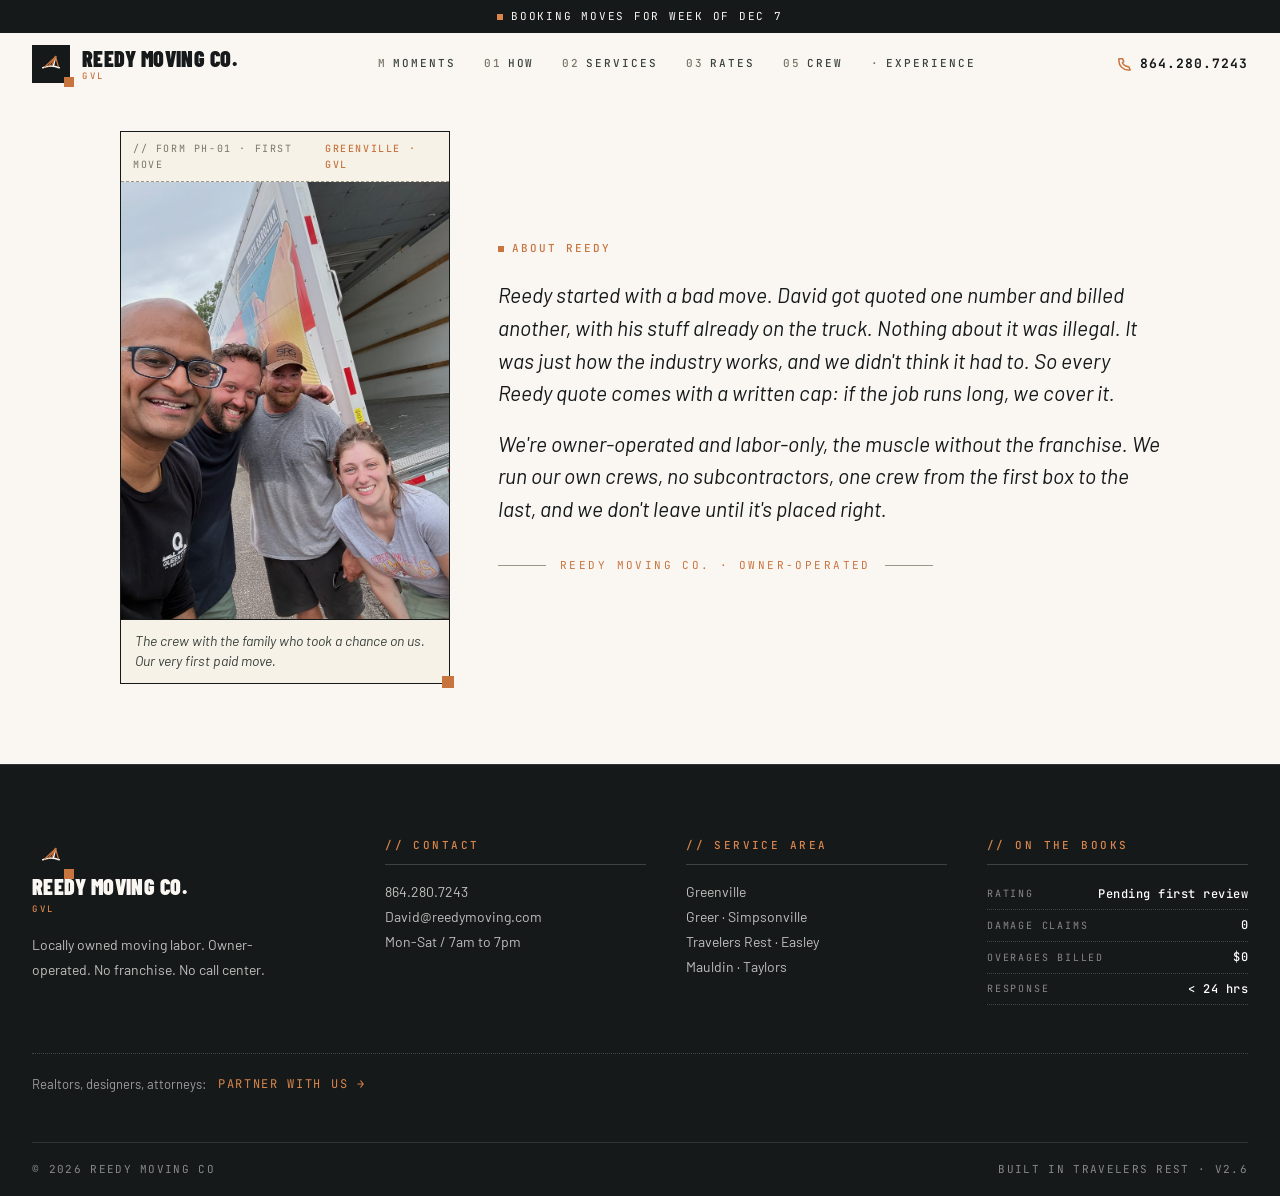
<file: about.html>
<!doctype html>
<html lang="en">
<head>
<meta charset="utf-8" />
<meta name="viewport" content="width=device-width, initial-scale=1" />
<title>About | Reedy Moving Co.</title>
<link rel="icon" type="image/svg+xml" href="/favicon.svg">
<link rel="icon" type="image/png" sizes="32x32" href="/favicon-32.png">
<link rel="apple-touch-icon" href="/apple-touch-icon.png">
<meta name="theme-color" content="#15191a">
<meta name="description" content="About Reedy Moving Co. Owner-operated, labor-only local movers in the Greenville, SC Upstate. Every quote comes with a written not-to-exceed cap.">
<link rel="preconnect" href="https://fonts.googleapis.com">
<link rel="preconnect" href="https://fonts.gstatic.com" crossorigin>
<link href="https://fonts.googleapis.com/css2?family=Barlow+Condensed:wght@600;700;800;900&family=Barlow:ital,wght@0,400;0,500;0,600;0,700;1,400;1,500&family=JetBrains+Mono:wght@400;500;700&display=swap" rel="stylesheet">
<link rel="stylesheet" href="/site-shared.css">
<link rel="stylesheet" href="/moments.css">
<style>.about{padding-top:130px}</style>
</head>
<body>
<!-- ========== TOP TAPE ========== -->
<div class="topbar" data-screen-label="Topbar">
  <div class="topbar-inner">
    <span class="pulse" id="bookingBanner">Booking moves this week</span>
  </div>
</div>

<!-- ========== NAV ========== -->
<nav class="nav" id="nav" data-screen-label="Nav">
  <div class="nav-inner">
    <a href="/#top" class="logo" aria-label="Reedy Moving Co home">
      <span class="logo-mark" aria-hidden="true">
        <svg viewBox="0 0 24 24" fill="none" stroke="#faf7f3" stroke-width="1.8" stroke-linecap="round" stroke-linejoin="round">
          <path d="M3 16 Q12 12.4 21 16" stroke-width="1.7"/>
          <path d="M14.6 14.3 L17 4" stroke-width="1.7"/>
          <path d="M17 4 L5 15.3" stroke="#c8743f" stroke-width="1.4"/>
          <path d="M17 4 L9.4 14.1" stroke="#c8743f" stroke-width="1.4"/>
          <path d="M17 4 L13 13.4" stroke="#c8743f" stroke-width="1.4"/>
          <path d="M17 4 L20 14.9" stroke="#c8743f" stroke-width="1.4"/>
        </svg>
      </span>
      <span class="logo-word">Reedy Moving Co.<small>GVL</small></span>
    </a>
    <div class="nav-links" aria-label="Primary">
      <a href="/#moments"><span>M</span>Moments</a>
      <a href="/#how"><span>01</span>How</a>
      <a href="/#services"><span>02</span>Services</a>
      <a href="/#pricing"><span>03</span>Rates</a>
      <a href="/about"><span>05</span>Crew</a>
      <a href="/experience"><span>&middot;</span>Experience</a>
    </div>
    <a href="tel:8642807243" class="nav-phone" aria-label="Call Reedy Moving Co">
      <svg viewBox="0 0 16 16" fill="none" stroke="currentColor" stroke-width="1.6" stroke-linecap="round" stroke-linejoin="round" aria-hidden="true"><path d="M3 3h3l1.2 3-1.6 1.2a8 8 0 0 0 3.2 3.2L13 12l1 3v0h-2A10 10 0 0 1 2 5V3z"/></svg>
      864.280.7243
    </a>
  </div>
</nav>

<a id="top"></a>
<section class="about" data-screen-label="About">
  <div class="wrap">
    <div class="about-inner">
      <figure class="firstmove">
        <div class="fm-cap"><span>// FORM PH-01 &middot; FIRST MOVE</span><b>Greenville &middot; GVL</b></div>
        <img src="/assets/first-move.jpg" alt="The Reedy Moving Co crew with their first customers in front of the moving truck" onerror="var f=this.closest('.firstmove');var g=document.querySelector('.about-inner');if(g)g.style.gridTemplateColumns='1fr';if(f)f.style.display='none'">
        <figcaption>The crew with the family who took a chance on us. Our very first paid move.</figcaption>
      </figure>
      <div class="about-letter">
        <span class="stamp">About Reedy</span>
        <p>Reedy started with a bad move. David got quoted one number and billed another, with his stuff already on the truck. Nothing about it was illegal. It was just how the industry works, and we didn't think it had to. So every Reedy quote comes with a written cap: if the job runs long, we cover it.</p>
        <p>We're owner-operated and labor-only, the muscle without the franchise. We run our own crews, no subcontractors, one crew from the first box to the last, and we don't leave until it's placed right.</p>
        <span class="signoff">Reedy Moving Co. &middot; Owner-Operated</span>
      </div>
    </div>
  </div>
</section>

<footer data-screen-label="Footer">
  <div class="wrap">
    <div class="foot">
      <div class="col">
        <a href="/#top" class="logo" style="margin-bottom:18px">
          <span class="logo-mark" aria-hidden="true">
            <svg viewBox="0 0 24 24" fill="none" stroke="#faf7f3" stroke-width="1.8" stroke-linecap="round" stroke-linejoin="round"><path d="M3 16 Q12 12.4 21 16" stroke-width="1.7"/><path d="M14.6 14.3 L17 4" stroke-width="1.7"/><path d="M17 4 L5 15.3" stroke="#c8743f" stroke-width="1.4"/><path d="M17 4 L9.4 14.1" stroke="#c8743f" stroke-width="1.4"/><path d="M17 4 L13 13.4" stroke="#c8743f" stroke-width="1.4"/><path d="M17 4 L20 14.9" stroke="#c8743f" stroke-width="1.4"/></svg>
          </span>
          <span class="logo-word">Reedy Moving Co.<small style="color:var(--rust-hover)">GVL</small></span>
        </a>
        <p style="margin-top:14px;max-width:32ch">Locally owned moving labor. Owner-operated. No franchise. No call center.</p>
      </div>
      <div class="col">
        <h5>// Contact</h5>
        <a href="tel:8642807243">864.280.7243</a>
        <a href="mailto:David@reedymoving.com">David@reedymoving.com</a>
        <p>Mon-Sat / 7am to 7pm</p>
      </div>
      <div class="col">
        <h5>// Service Area</h5>
        <p>Greenville</p>
        <p>Greer &middot; Simpsonville</p>
        <p>Travelers Rest &middot; Easley</p>
        <p>Mauldin &middot; Taylors</p>
      </div>
      <div class="col">
        <h5>// On the books</h5>
        <div class="foot-mono">
          <div><span class="k">Rating</span><span class="v">Pending first review</span></div>
          <div><span class="k">Damage claims</span><span class="v">0</span></div>
          <div><span class="k">Overages billed</span><span class="v">$0</span></div>
          <div><span class="k">Response</span><span class="v">&lt; 24 hrs</span></div>
        </div>
      </div>
      <div class="foot-partner">
        <span class="lead">Realtors, designers, attorneys:</span>
        <a href="/partners">partner with us &rarr;</a>
      </div>
    </div>
    <div class="foot-bar">
      <span class="pulse">&copy; 2026 Reedy Moving Co</span>
      <span>Built in Travelers Rest &middot; v2.6</span>
    </div>
  </div>
</footer>



<script>
  const nav = document.getElementById('nav');
  const onScroll = () => nav.classList.toggle('scrolled', window.scrollY > 8);
  document.addEventListener('scroll', onScroll, {passive:true});
  onScroll();
  (() => { try {
    const el = document.getElementById('bookingBanner'); if(!el) return;
    const d = new Date(); const diff = (1 - d.getDay() + 7) % 7;
    const t = new Date(d); t.setDate(d.getDate() + diff);
    el.textContent = 'Booking moves for week of ' + t.toLocaleString('en-US',{month:'short'}) + ' ' + t.getDate();
  } catch(_){} })();
</script>
</body>
</html>
</file>
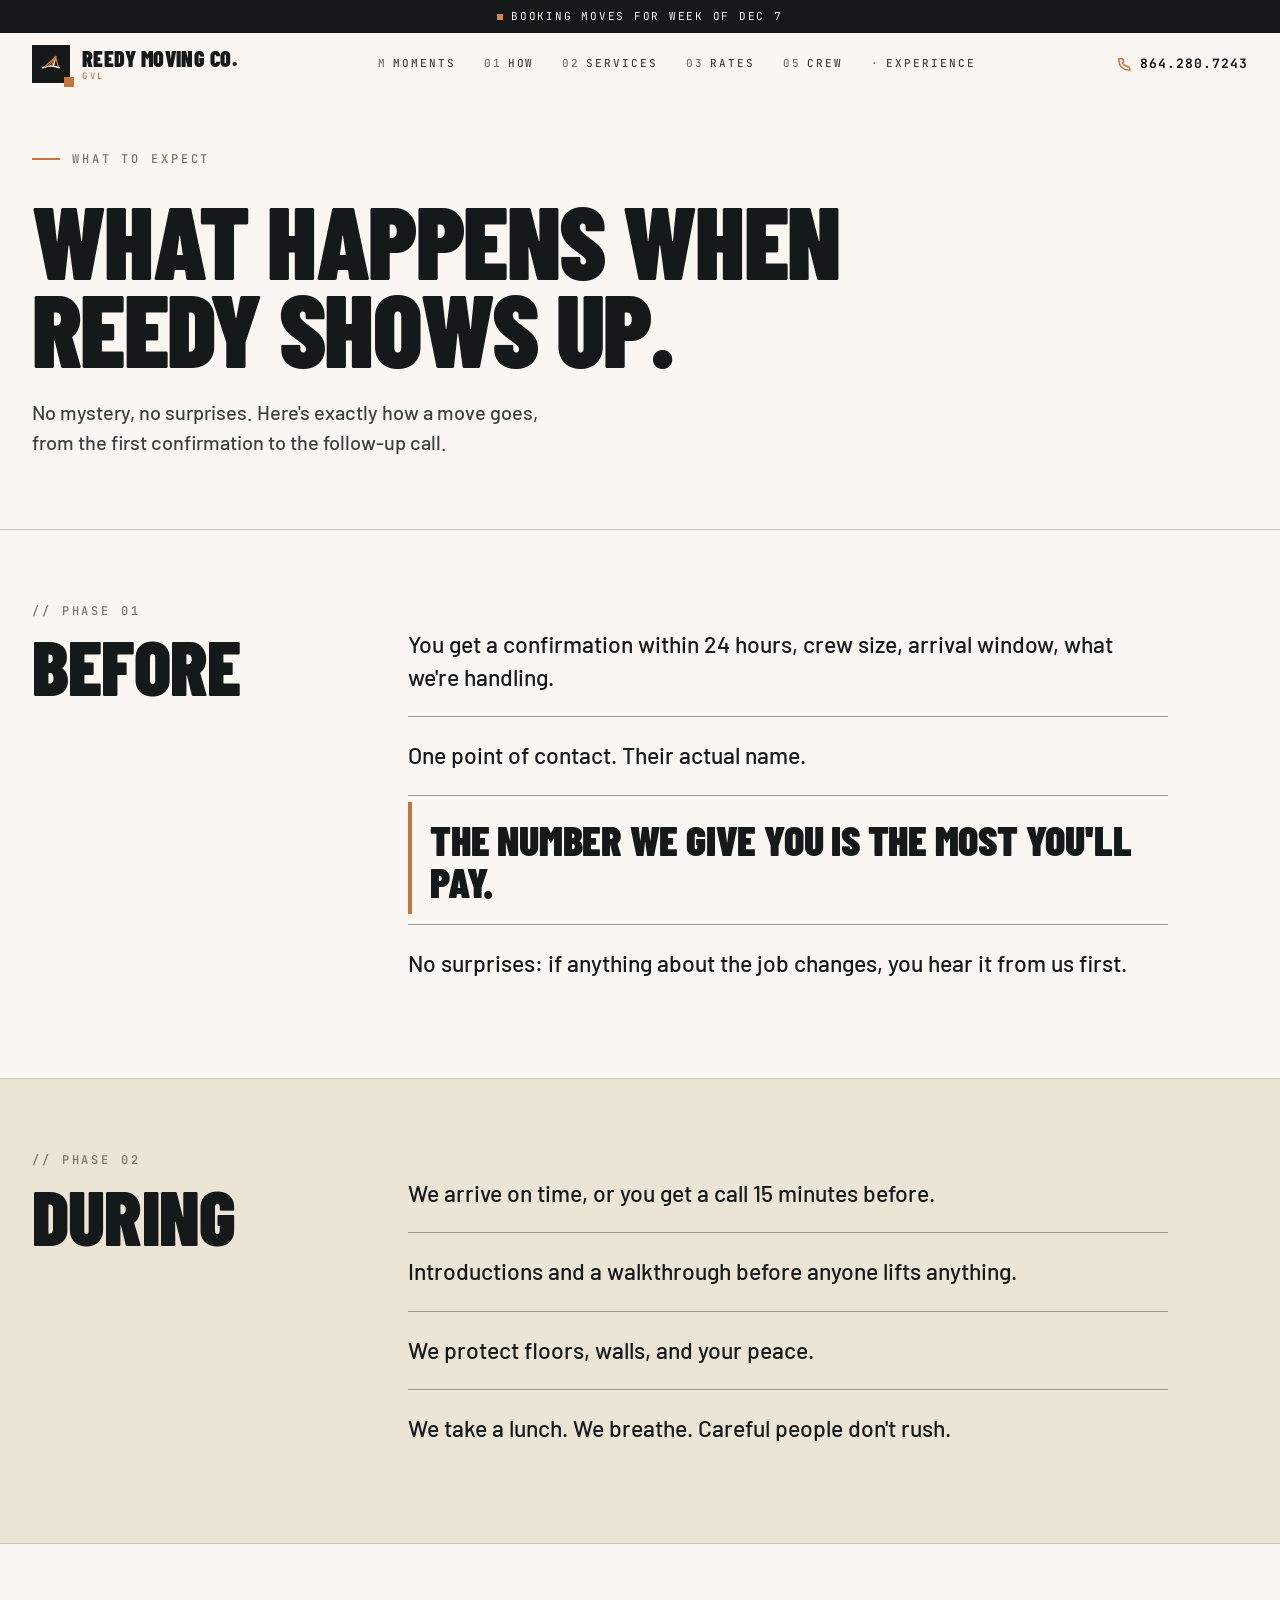
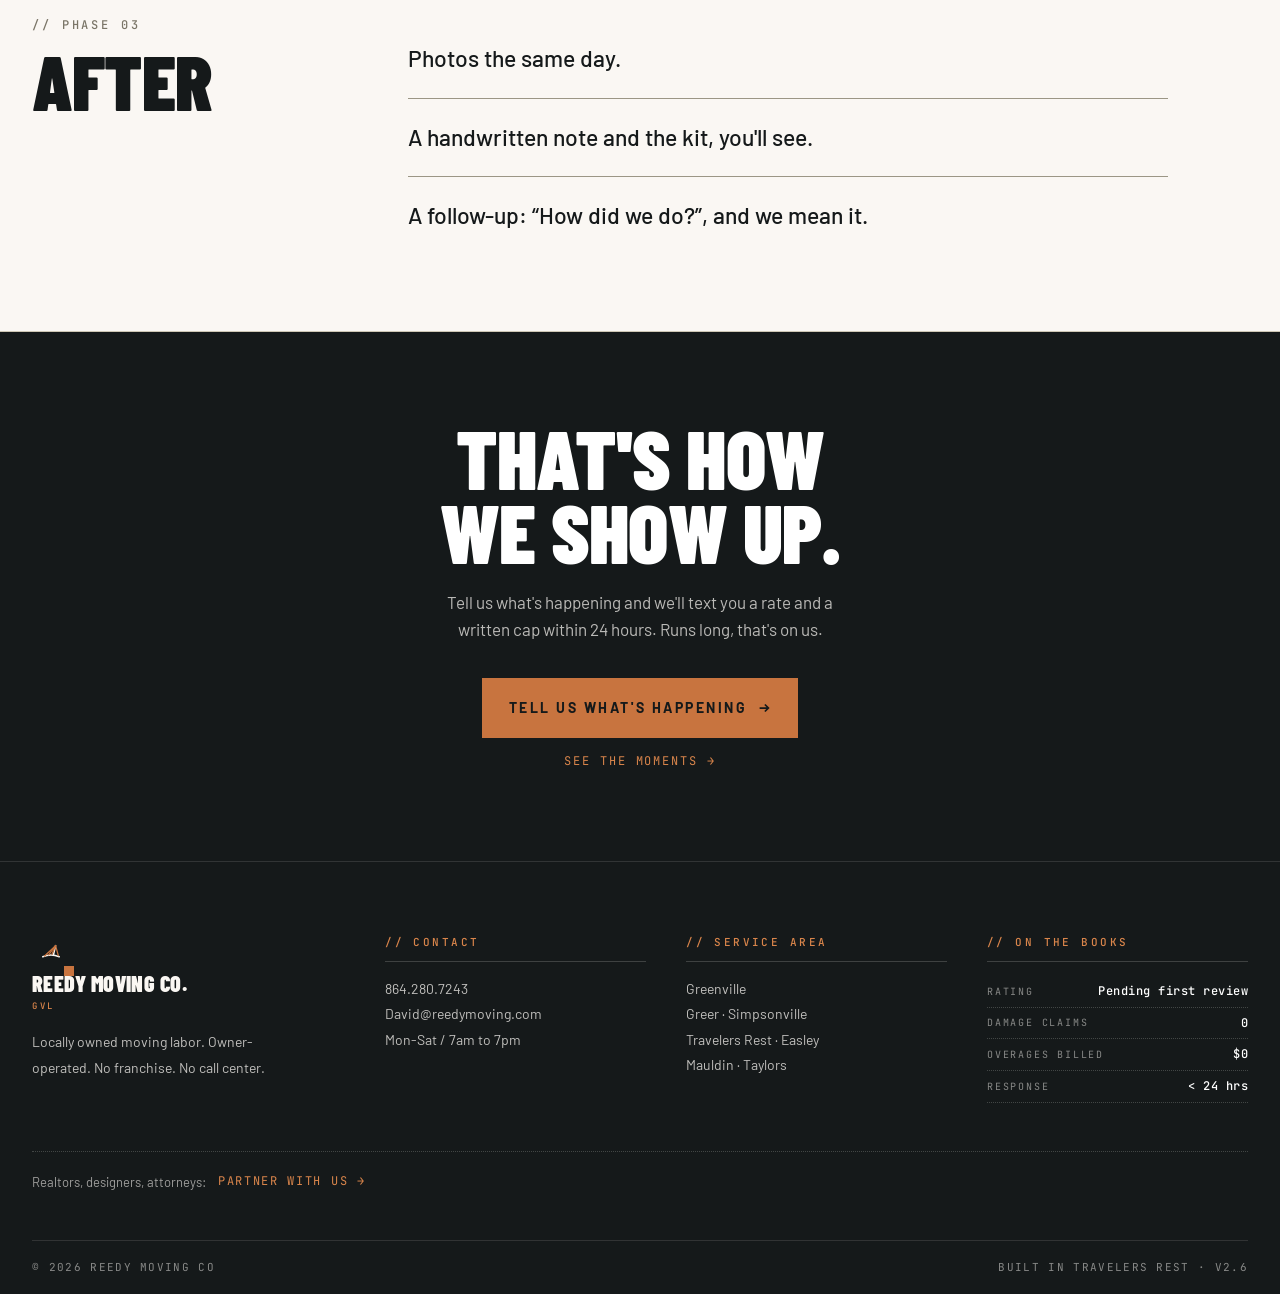
<file: experience.html>
<!doctype html>
<html lang="en">
<head>
<meta charset="utf-8" />
<meta name="viewport" content="width=device-width, initial-scale=1" />
<title>What to Expect | Reedy Moving Co.</title>
<link rel="icon" type="image/svg+xml" href="/favicon.svg">
<link rel="icon" type="image/png" sizes="32x32" href="/favicon-32.png">
<link rel="apple-touch-icon" href="/apple-touch-icon.png">
<meta name="theme-color" content="#15191a">
<meta name="description" content="What happens when Reedy shows up, before, during, and after your move. The number we give you is the most you'll pay.">
<link rel="preconnect" href="https://fonts.googleapis.com">
<link rel="preconnect" href="https://fonts.gstatic.com" crossorigin>
<link href="https://fonts.googleapis.com/css2?family=Barlow+Condensed:wght@600;700;800;900&family=Barlow:ital,wght@0,400;0,500;0,600;0,700;1,400;1,500&family=JetBrains+Mono:wght@400;500;700&display=swap" rel="stylesheet">
<link rel="stylesheet" href="/site-shared.css">
<link rel="stylesheet" href="/moments.css">
</head>
<body>

<!-- ========== TOP TAPE ========== -->
<div class="topbar" data-screen-label="Topbar">
  <div class="topbar-inner">
    <span class="pulse" id="bookingBanner">Booking moves this week</span>
  </div>
</div>

<!-- ========== NAV ========== -->
<nav class="nav" id="nav" data-screen-label="Nav">
  <div class="nav-inner">
    <a href="/#top" class="logo" aria-label="Reedy Moving Co home">
      <span class="logo-mark" aria-hidden="true">
        <svg viewBox="0 0 24 24" fill="none" stroke="#faf7f3" stroke-width="1.8" stroke-linecap="round" stroke-linejoin="round">
          <path d="M3 16 Q12 12.4 21 16" stroke-width="1.7"/>
          <path d="M14.6 14.3 L17 4" stroke-width="1.7"/>
          <path d="M17 4 L5 15.3" stroke="#c8743f" stroke-width="1.4"/>
          <path d="M17 4 L9.4 14.1" stroke="#c8743f" stroke-width="1.4"/>
          <path d="M17 4 L13 13.4" stroke="#c8743f" stroke-width="1.4"/>
          <path d="M17 4 L20 14.9" stroke="#c8743f" stroke-width="1.4"/>
        </svg>
      </span>
      <span class="logo-word">Reedy Moving Co.<small>GVL</small></span>
    </a>
    <div class="nav-links" aria-label="Primary">
      <a href="/#moments"><span>M</span>Moments</a>
      <a href="/#how"><span>01</span>How</a>
      <a href="/#services"><span>02</span>Services</a>
      <a href="/#pricing"><span>03</span>Rates</a>
      <a href="/about"><span>05</span>Crew</a>
      <a href="/experience"><span>&middot;</span>Experience</a>
    </div>
    <a href="tel:8642807243" class="nav-phone" aria-label="Call Reedy Moving Co">
      <svg viewBox="0 0 16 16" fill="none" stroke="currentColor" stroke-width="1.6" stroke-linecap="round" stroke-linejoin="round" aria-hidden="true"><path d="M3 3h3l1.2 3-1.6 1.2a8 8 0 0 0 3.2 3.2L13 12l1 3v0h-2A10 10 0 0 1 2 5V3z"/></svg>
      864.280.7243
    </a>
  </div>
</nav>

<a id="top"></a>

<!-- ========== HEADLINE ========== -->
<header class="xp-hero" data-screen-label="Experience · Headline">
  <div class="wrap">
    <div class="mp-eyebrow">What To Expect</div>
    <h1 class="display">What Happens When<br>Reedy Shows Up.</h1>
    <p>No mystery, no surprises. Here's exactly how a move goes, from the first confirmation to the follow-up call.</p>
  </div>
</header>

<!-- ========== BEFORE ========== -->
<section class="xp-phase" data-screen-label="Experience · Before">
  <div class="wrap">
    <div class="xp-grid">
      <div class="xp-label"><span class="step">// Phase 01</span>Before</div>
      <div class="xp-lines">
        <div class="xp-line">You get a confirmation within 24 hours, crew size, arrival window, what we're handling.</div>
        <div class="xp-line">One point of contact. Their actual name.</div>
        <div class="xp-line emph">The number we give you is the most you'll pay.</div>
        <div class="xp-line">No surprises: if anything about the job changes, you hear it from us first.</div>
      </div>
    </div>
  </div>
</section>

<!-- ========== DURING ========== -->
<section class="xp-phase" data-screen-label="Experience · During">
  <div class="wrap">
    <div class="xp-grid">
      <div class="xp-label"><span class="step">// Phase 02</span>During</div>
      <div class="xp-lines">
        <div class="xp-line">We arrive on time, or you get a call 15 minutes before.</div>
        <div class="xp-line">Introductions and a walkthrough before anyone lifts anything.</div>
        <div class="xp-line">We protect floors, walls, and your peace.</div>
        <div class="xp-line">We take a lunch. We breathe. Careful people don't rush.</div>
      </div>
    </div>
  </div>
</section>

<!-- ========== AFTER ========== -->
<section class="xp-phase" data-screen-label="Experience · After">
  <div class="wrap">
    <div class="xp-grid">
      <div class="xp-label"><span class="step">// Phase 03</span>After</div>
      <div class="xp-lines">
        <div class="xp-line">Photos the same day.</div>
        <div class="xp-line">A handwritten note and the kit, you'll see.</div>
        <div class="xp-line">A follow-up: &ldquo;How did we do?&rdquo;, and we mean it.</div>
      </div>
    </div>
  </div>
</section>

<!-- ========== CTA BAND ========== -->
<section class="mp-cta" data-screen-label="Experience · CTA">
  <div class="wrap">
    <h2 class="display">That's How<br>We Show Up.</h2>
    <p>Tell us what's happening and we'll text you a rate and a written cap within 24 hours. Runs long, that's on us.</p>
    <div class="cta-actions">
      <a href="/#quote" class="btn btn-primary btn-lg">Tell Us What's Happening
        <svg class="arrow" width="16" height="16" viewBox="0 0 16 16" fill="none" stroke="currentColor" stroke-width="2"><path d="M3 8 H13 M9 4 L13 8 L9 12"/></svg>
      </a>
      <a href="/#moments" class="secondary">See the moments &rarr;</a>
    </div>
  </div>
</section>

<!-- ========== FOOTER ========== -->
<footer data-screen-label="Footer">
  <div class="wrap">
    <div class="foot">
      <div class="col">
        <a href="/#top" class="logo" style="margin-bottom:18px">
          <span class="logo-mark" aria-hidden="true">
            <svg viewBox="0 0 24 24" fill="none" stroke="#faf7f3" stroke-width="1.8" stroke-linecap="round" stroke-linejoin="round"><path d="M3 16 Q12 12.4 21 16" stroke-width="1.7"/><path d="M14.6 14.3 L17 4" stroke-width="1.7"/><path d="M17 4 L5 15.3" stroke="#c8743f" stroke-width="1.4"/><path d="M17 4 L9.4 14.1" stroke="#c8743f" stroke-width="1.4"/><path d="M17 4 L13 13.4" stroke="#c8743f" stroke-width="1.4"/><path d="M17 4 L20 14.9" stroke="#c8743f" stroke-width="1.4"/></svg>
          </span>
          <span class="logo-word">Reedy Moving Co.<small style="color:var(--rust-hover)">GVL</small></span>
        </a>
        <p style="margin-top:14px;max-width:32ch">Locally owned moving labor. Owner-operated. No franchise. No call center.</p>
      </div>
      <div class="col">
        <h5>// Contact</h5>
        <a href="tel:8642807243">864.280.7243</a>
        <a href="mailto:David@reedymoving.com">David@reedymoving.com</a>
        <p>Mon-Sat / 7am to 7pm</p>
      </div>
      <div class="col">
        <h5>// Service Area</h5>
        <p>Greenville</p>
        <p>Greer &middot; Simpsonville</p>
        <p>Travelers Rest &middot; Easley</p>
        <p>Mauldin &middot; Taylors</p>
      </div>
      <div class="col">
        <h5>// On the books</h5>
        <div class="foot-mono">
          <div><span class="k">Rating</span><span class="v">Pending first review</span></div>
          <div><span class="k">Damage claims</span><span class="v">0</span></div>
          <div><span class="k">Overages billed</span><span class="v">$0</span></div>
          <div><span class="k">Response</span><span class="v">&lt; 24 hrs</span></div>
        </div>
      </div>
      <div class="foot-partner">
        <span class="lead">Realtors, designers, attorneys:</span>
        <a href="/partners">partner with us &rarr;</a>
      </div>
    </div>
    <div class="foot-bar">
      <span class="pulse">&copy; 2026 Reedy Moving Co</span>
      <span>Built in Travelers Rest &middot; v2.6</span>
    </div>
  </div>
</footer>

<!-- Mobile sticky action bar -->
<div class="mobile-cta" aria-label="Quick actions">
  <a href="tel:8642807243" class="m-call">
    <svg viewBox="0 0 16 16" fill="none" stroke="currentColor" stroke-width="1.8" stroke-linecap="round" stroke-linejoin="round"><path d="M3 3h3l1.2 3-1.6 1.2a8 8 0 0 0 3.2 3.2L13 12l1 3v0h-2A10 10 0 0 1 2 5V3z"/></svg>
    Call
  </a>
  <a href="/#quote" class="m-quote">
    Get a Free Quote
    <svg viewBox="0 0 16 16" fill="none" stroke="currentColor" stroke-width="2"><path d="M3 8 H13 M9 4 L13 8 L9 12"/></svg>
  </a>
</div>

<script>
  const nav = document.getElementById('nav');
  const onScroll = () => nav.classList.toggle('scrolled', window.scrollY > 8);
  document.addEventListener('scroll', onScroll, {passive:true});
  onScroll();
  (() => { try {
    const el = document.getElementById('bookingBanner'); if(!el) return;
    const d = new Date(); const diff = (1 - d.getDay() + 7) % 7;
    const t = new Date(d); t.setDate(d.getDate() + diff);
    el.textContent = 'Booking moves for week of ' + t.toLocaleString('en-US',{month:'short'}) + ' ' + t.getDate();
  } catch(_){} })();
</script>
</body>
</html>
</file>
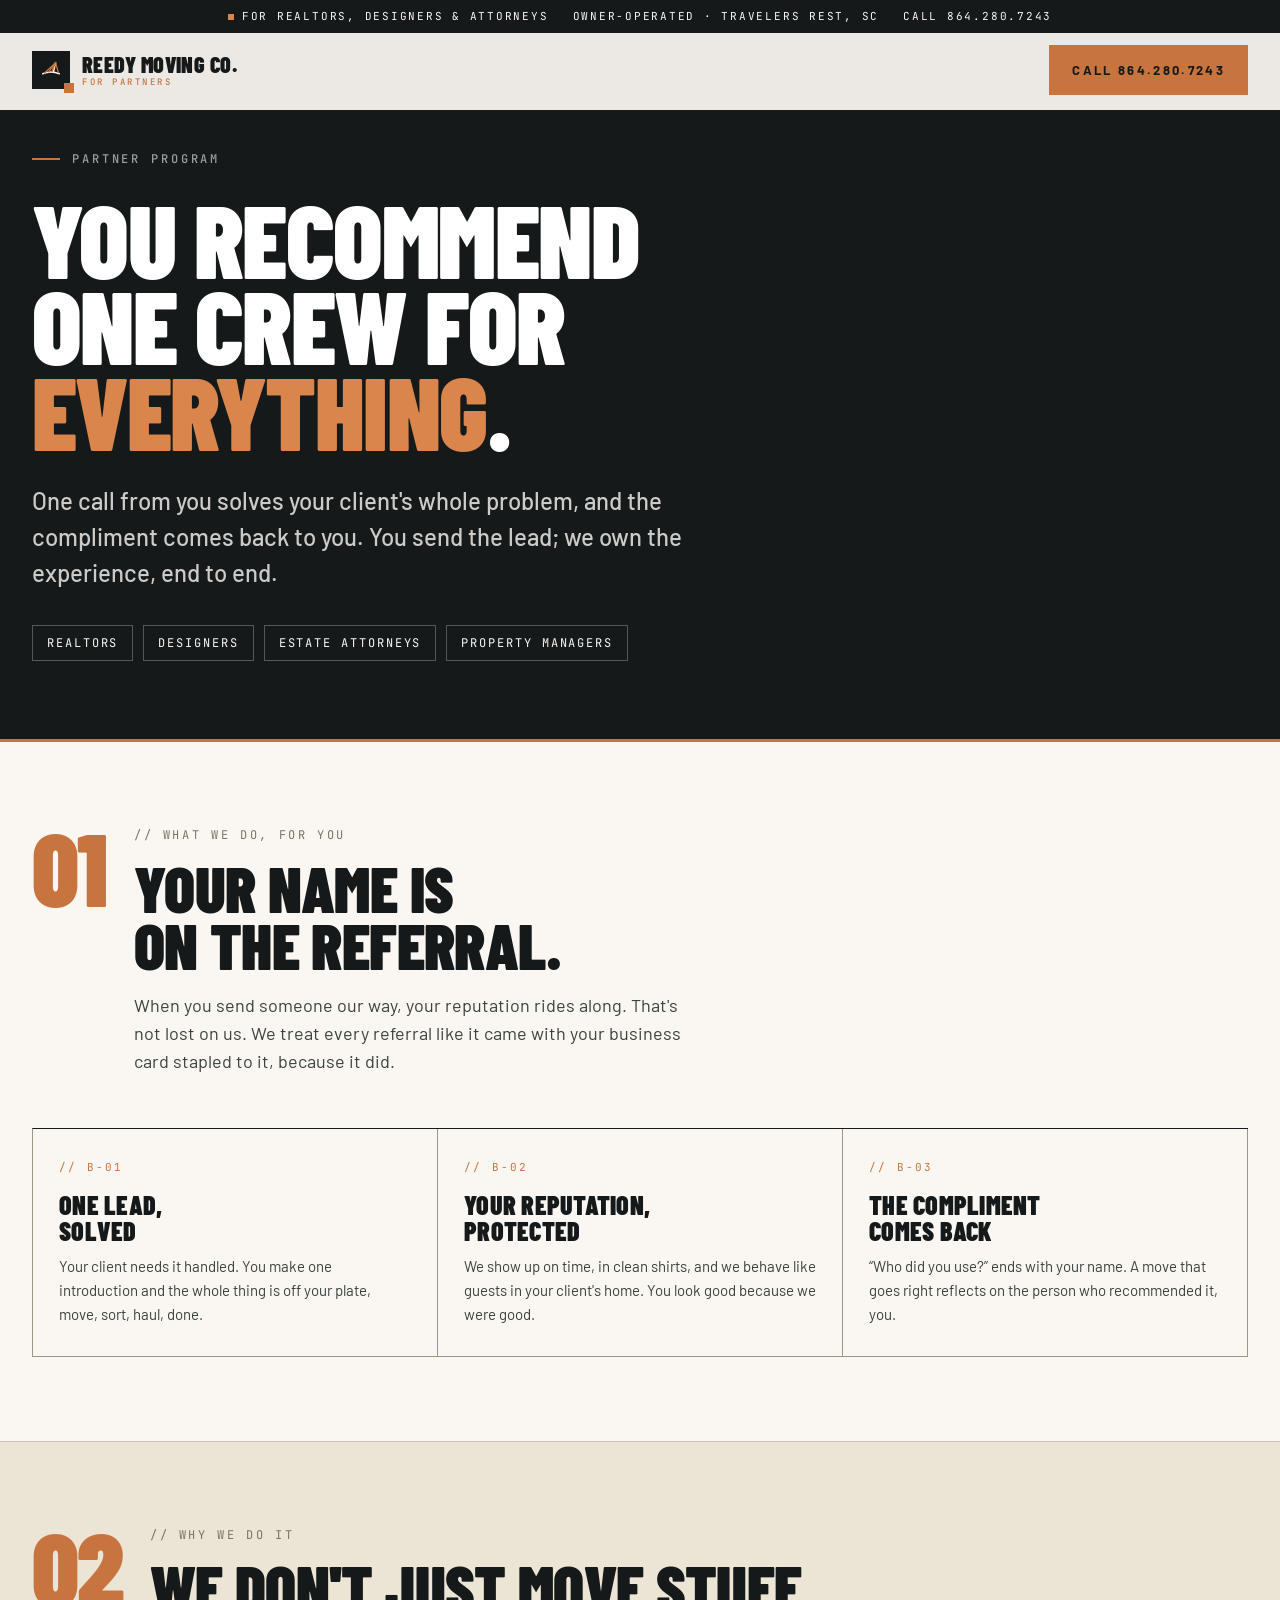
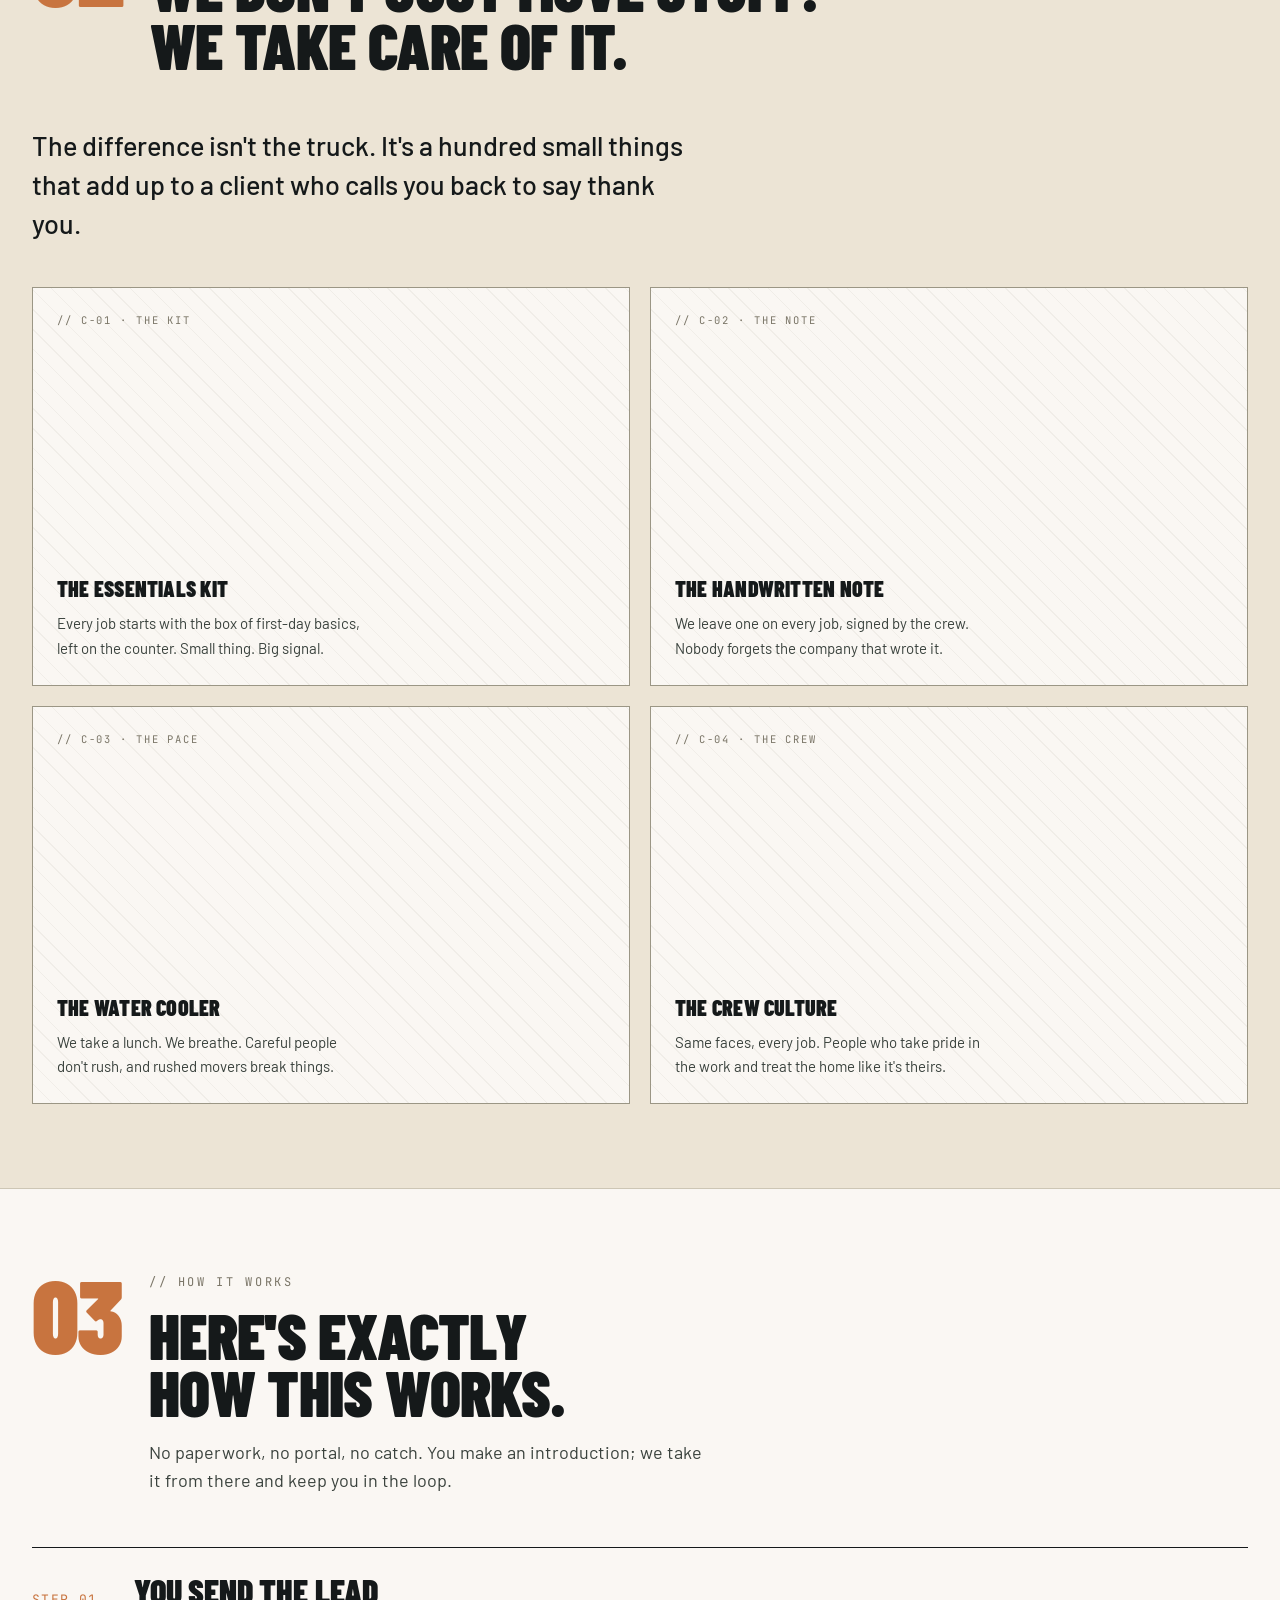
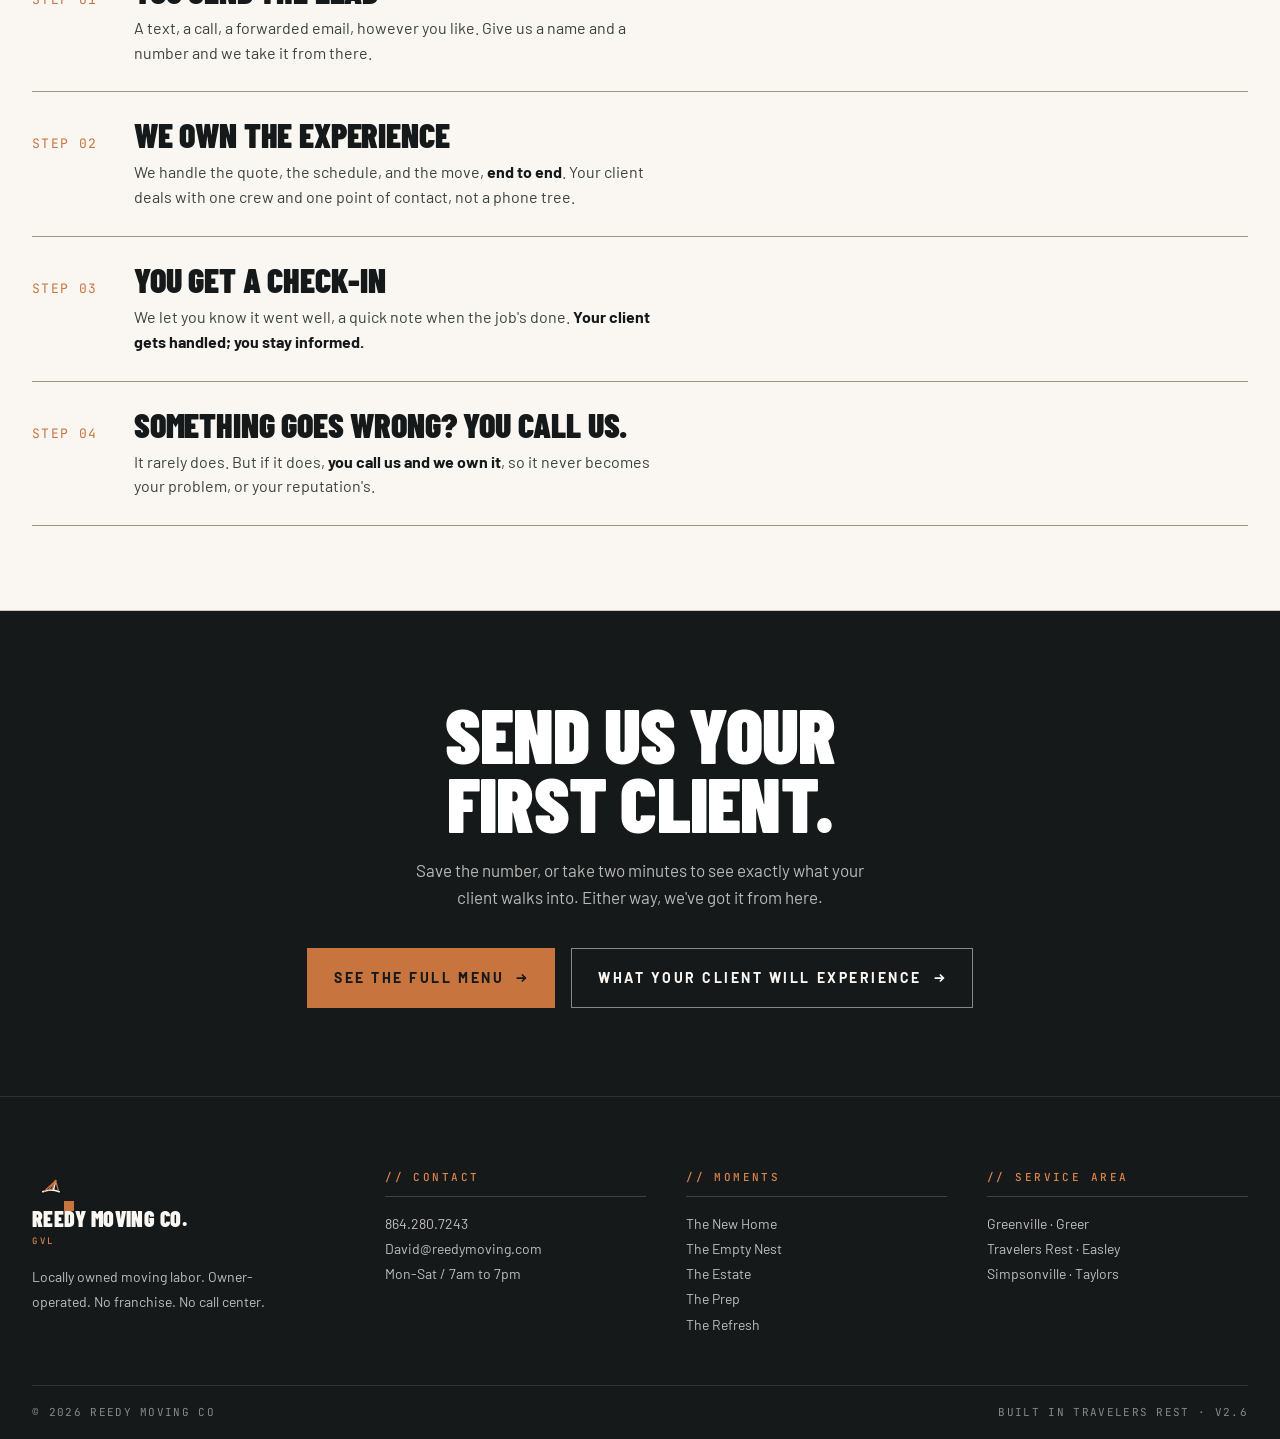
<file: partners.html>
<!doctype html>
<html lang="en">
<head>
<meta charset="utf-8" />
<meta name="viewport" content="width=device-width, initial-scale=1" />
<title>Partner With Us | Reedy Moving Co.</title>
<link rel="icon" type="image/svg+xml" href="/favicon.svg">
<link rel="icon" type="image/png" sizes="32x32" href="/favicon-32.png">
<link rel="apple-touch-icon" href="/apple-touch-icon.png">
<meta name="theme-color" content="#15191a">
<meta name="description" content="You recommend one crew for everything. Realtors, designers, and attorneys refer Reedy Moving Co, one lead, a solved problem, and the compliment comes back to you.">
<link rel="preconnect" href="https://fonts.googleapis.com">
<link rel="preconnect" href="https://fonts.gstatic.com" crossorigin>
<link href="https://fonts.googleapis.com/css2?family=Barlow+Condensed:wght@600;700;800;900&family=Barlow:ital,wght@0,400;0,500;0,600;0,700;1,400;1,500&family=JetBrains+Mono:wght@400;500;700&display=swap" rel="stylesheet">
<link rel="stylesheet" href="/site-shared.css">
<link rel="stylesheet" href="/moments.css">
</head>
<body>

<!-- ========== TOP TAPE ========== -->
<div class="topbar" data-screen-label="Topbar">
  <div class="topbar-inner">
    <span class="pulse">For realtors, designers &amp; attorneys</span>
    <span>Owner-operated · Travelers Rest, SC</span>
    <span>Call 864.280.7243</span>
  </div>
</div>

<!-- ========== NAV (minimal, standalone QR entry, not in main nav) ========== -->
<nav class="nav" id="nav" data-screen-label="Nav">
  <div class="nav-inner">
    <a href="/#top" class="logo" aria-label="Reedy Moving Co home">
      <span class="logo-mark" aria-hidden="true">
        <svg viewBox="0 0 24 24" fill="none" stroke="#faf7f3" stroke-width="1.8" stroke-linecap="round" stroke-linejoin="round">
          <path d="M3 16 Q12 12.4 21 16" stroke-width="1.7"/>
          <path d="M14.6 14.3 L17 4" stroke-width="1.7"/>
          <path d="M17 4 L5 15.3" stroke="#c8743f" stroke-width="1.4"/>
          <path d="M17 4 L9.4 14.1" stroke="#c8743f" stroke-width="1.4"/>
          <path d="M17 4 L13 13.4" stroke="#c8743f" stroke-width="1.4"/>
          <path d="M17 4 L20 14.9" stroke="#c8743f" stroke-width="1.4"/>
        </svg>
      </span>
      <span class="logo-word">Reedy Moving Co.<small>For Partners</small></span>
    </a>
    <a href="tel:8642807243" class="btn btn-primary">Call 864.280.7243</a>
  </div>
</nav>

<a id="top"></a>

<!-- ========== HERO ========== -->
<header class="pt-hero" data-screen-label="Partners · Hero">
  <div class="wrap">
    <div class="mp-eyebrow">Partner Program</div>
    <h1 class="display">You Recommend One Crew For <span class="accent">Everything</span>.</h1>
    <p class="pt-lead">One call from you solves your client's whole problem, and the compliment comes back to you. You send the lead; we own the experience, end to end.</p>
    <div class="pt-who">
      <span>Realtors</span>
      <span>Designers</span>
      <span>Estate Attorneys</span>
      <span>Property Managers</span>
    </div>
  </div>
</header>

<!-- ========== PART 1 · WHAT WE DO (FOR YOU) ========== -->
<section class="pt-part" data-screen-label="Partners · Part 1">
  <div class="wrap">
    <div class="pt-head">
      <div class="pt-num">01</div>
      <div class="pt-htext">
        <div class="pt-kicker">// What we do, for you</div>
        <h2 class="display">Your Name Is<br>On The Referral.</h2>
        <p>When you send someone our way, your reputation rides along. That's not lost on us. We treat every referral like it came with your business card stapled to it, because it did.</p>
      </div>
    </div>
    <div class="pt-benefits">
      <div class="pt-benefit">
        <div class="pb-id">// B-01</div>
        <h3>One Lead,<br>Solved</h3>
        <p>Your client needs it handled. You make one introduction and the whole thing is off your plate, move, sort, haul, done.</p>
      </div>
      <div class="pt-benefit">
        <div class="pb-id">// B-02</div>
        <h3>Your Reputation,<br>Protected</h3>
        <p>We show up on time, in clean shirts, and we behave like guests in your client's home. You look good because we were good.</p>
      </div>
      <div class="pt-benefit">
        <div class="pb-id">// B-03</div>
        <h3>The Compliment<br>Comes Back</h3>
        <p>&ldquo;Who did you use?&rdquo; ends with your name. A move that goes right reflects on the person who recommended it, you.</p>
      </div>
    </div>
  </div>
</section>

<!-- ========== PART 2 · WHY WE DO IT ========== -->
<section class="pt-part" data-screen-label="Partners · Part 2">
  <div class="wrap">
    <div class="pt-head">
      <div class="pt-num">02</div>
      <div class="pt-htext">
        <div class="pt-kicker">// Why we do it</div>
        <h2 class="display">We Don't Just Move Stuff.<br>We Take Care Of It.</h2>
      </div>
    </div>
    <p class="pt-care-intro">The difference isn't the truck. It's a hundred small things that add up to a client who calls you back to say thank you.</p>
    <div class="pt-care">
      <div class="care-slot">
        <span class="cs-tag">// C-01 · The kit</span>
        <span class="cs-cap"><b>The essentials kit</b><span>Every job starts with the box of first-day basics, left on the counter. Small thing. Big signal.</span></span>
      </div>
      <div class="care-slot">
        <span class="cs-tag">// C-02 · The note</span>
        <span class="cs-cap"><b>The handwritten note</b><span>We leave one on every job, signed by the crew. Nobody forgets the company that wrote it.</span></span>
      </div>
      <div class="care-slot">
        <span class="cs-tag">// C-03 · The pace</span>
        <span class="cs-cap"><b>The water cooler</b><span>We take a lunch. We breathe. Careful people don't rush, and rushed movers break things.</span></span>
      </div>
      <div class="care-slot">
        <span class="cs-tag">// C-04 · The crew</span>
        <span class="cs-cap"><b>The crew culture</b><span>Same faces, every job. People who take pride in the work and treat the home like it's theirs.</span></span>
      </div>
    </div>
  </div>
</section>

<!-- ========== PART 3 · HOW IT WORKS ========== -->
<section class="pt-part" data-screen-label="Partners · Part 3">
  <div class="wrap">
    <div class="pt-head">
      <div class="pt-num">03</div>
      <div class="pt-htext">
        <div class="pt-kicker">// How it works</div>
        <h2 class="display">Here's Exactly<br>How This Works.</h2>
        <p>No paperwork, no portal, no catch. You make an introduction; we take it from there and keep you in the loop.</p>
      </div>
    </div>
    <div class="pt-steps">
      <div class="pt-step">
        <div class="st-n">STEP 01</div>
        <div class="st-body">
          <h3>You Send The Lead</h3>
          <p>A text, a call, a forwarded email, however you like. Give us a name and a number and we take it from there.</p>
        </div>
      </div>
      <div class="pt-step">
        <div class="st-n">STEP 02</div>
        <div class="st-body">
          <h3>We Own The Experience</h3>
          <p>We handle the quote, the schedule, and the move, <b>end to end</b>. Your client deals with one crew and one point of contact, not a phone tree.</p>
        </div>
      </div>
      <div class="pt-step">
        <div class="st-n">STEP 03</div>
        <div class="st-body">
          <h3>You Get A Check-In</h3>
          <p>We let you know it went well, a quick note when the job's done. <b>Your client gets handled; you stay informed.</b></p>
        </div>
      </div>
      <div class="pt-step">
        <div class="st-n">STEP 04</div>
        <div class="st-body">
          <h3>Something Goes Wrong? You Call Us.</h3>
          <p>It rarely does. But if it does, <b>you call us and we own it</b>, so it never becomes your problem, or your reputation's.</p>
        </div>
      </div>
    </div>
  </div>
</section>

<!-- ========== BOTTOM CTA ========== -->
<section class="pt-cta" data-screen-label="Partners · CTA">
  <div class="wrap">
    <h2 class="display">Send Us Your<br>First Client.</h2>
    <p>Save the number, or take two minutes to see exactly what your client walks into. Either way, we've got it from here.</p>
    <div class="pt-cta-row">
      <a href="/#moments" class="btn btn-primary btn-lg">See the full menu
        <svg class="arrow" viewBox="0 0 16 16" fill="none" stroke="currentColor" stroke-width="2"><path d="M3 8 H13 M9 4 L13 8 L9 12"/></svg>
      </a>
      <a href="/experience" class="btn btn-ghost btn-lg" style="color:var(--cream);border-color:rgba(250,247,243,.5)">What your client will experience
        <svg class="arrow" viewBox="0 0 16 16" fill="none" stroke="currentColor" stroke-width="2"><path d="M3 8 H13 M9 4 L13 8 L9 12"/></svg>
      </a>
    </div>
  </div>
</section>

<!-- ========== FOOTER ========== -->
<footer data-screen-label="Footer">
  <div class="wrap">
    <div class="foot">
      <div class="col">
        <a href="/#top" class="logo" style="margin-bottom:18px">
          <span class="logo-mark" aria-hidden="true">
            <svg viewBox="0 0 24 24" fill="none" stroke="#faf7f3" stroke-width="1.8" stroke-linecap="round" stroke-linejoin="round"><path d="M3 16 Q12 12.4 21 16" stroke-width="1.7"/><path d="M14.6 14.3 L17 4" stroke-width="1.7"/><path d="M17 4 L5 15.3" stroke="#c8743f" stroke-width="1.4"/><path d="M17 4 L9.4 14.1" stroke="#c8743f" stroke-width="1.4"/><path d="M17 4 L13 13.4" stroke="#c8743f" stroke-width="1.4"/><path d="M17 4 L20 14.9" stroke="#c8743f" stroke-width="1.4"/></svg>
          </span>
          <span class="logo-word">Reedy Moving Co.<small style="color:var(--rust-hover)">GVL</small></span>
        </a>
        <p style="margin-top:14px;max-width:32ch">Locally owned moving labor. Owner-operated. No franchise. No call center.</p>
      </div>
      <div class="col">
        <h5>// Contact</h5>
        <a href="tel:8642807243">864.280.7243</a>
        <a href="mailto:David@reedymoving.com">David@reedymoving.com</a>
        <p>Mon-Sat / 7am to 7pm</p>
      </div>
      <div class="col">
        <h5>// Moments</h5>
        <a href="/moments/new-home">The New Home</a>
        <a href="/moments/empty-nest">The Empty Nest</a>
        <a href="/moments/estate">The Estate</a>
        <a href="/moments/prep">The Prep</a>
        <a href="/moments/refresh">The Refresh</a>
      </div>
      <div class="col">
        <h5>// Service Area</h5>
        <p>Greenville · Greer</p>
        <p>Travelers Rest · Easley</p>
        <p>Simpsonville · Taylors</p>
      </div>
    </div>
    <div class="foot-bar">
      <span class="pulse">© 2026 Reedy Moving Co</span>
      <span>Built in Travelers Rest · v2.6</span>
    </div>
  </div>
</footer>

<!-- Mobile sticky action bar -->
<div class="mobile-cta" aria-label="Quick actions">
  <a href="tel:8642807243" class="m-call">
    <svg viewBox="0 0 16 16" fill="none" stroke="currentColor" stroke-width="1.8" stroke-linecap="round" stroke-linejoin="round"><path d="M3 3h3l1.2 3-1.6 1.2a8 8 0 0 0 3.2 3.2L13 12l1 3v0h-2A10 10 0 0 1 2 5V3z"/></svg>
    Call
  </a>
  <a href="/#moments" class="m-quote">See the full menu
    <svg viewBox="0 0 16 16" fill="none" stroke="currentColor" stroke-width="2"><path d="M3 8 H13 M9 4 L13 8 L9 12"/></svg>
  </a>
</div>

<script>
  const nav = document.getElementById('nav');
  const onScroll = () => nav.classList.toggle('scrolled', window.scrollY > 8);
  document.addEventListener('scroll', onScroll, {passive:true});
  onScroll();
</script>
</body>
</html>
</file>
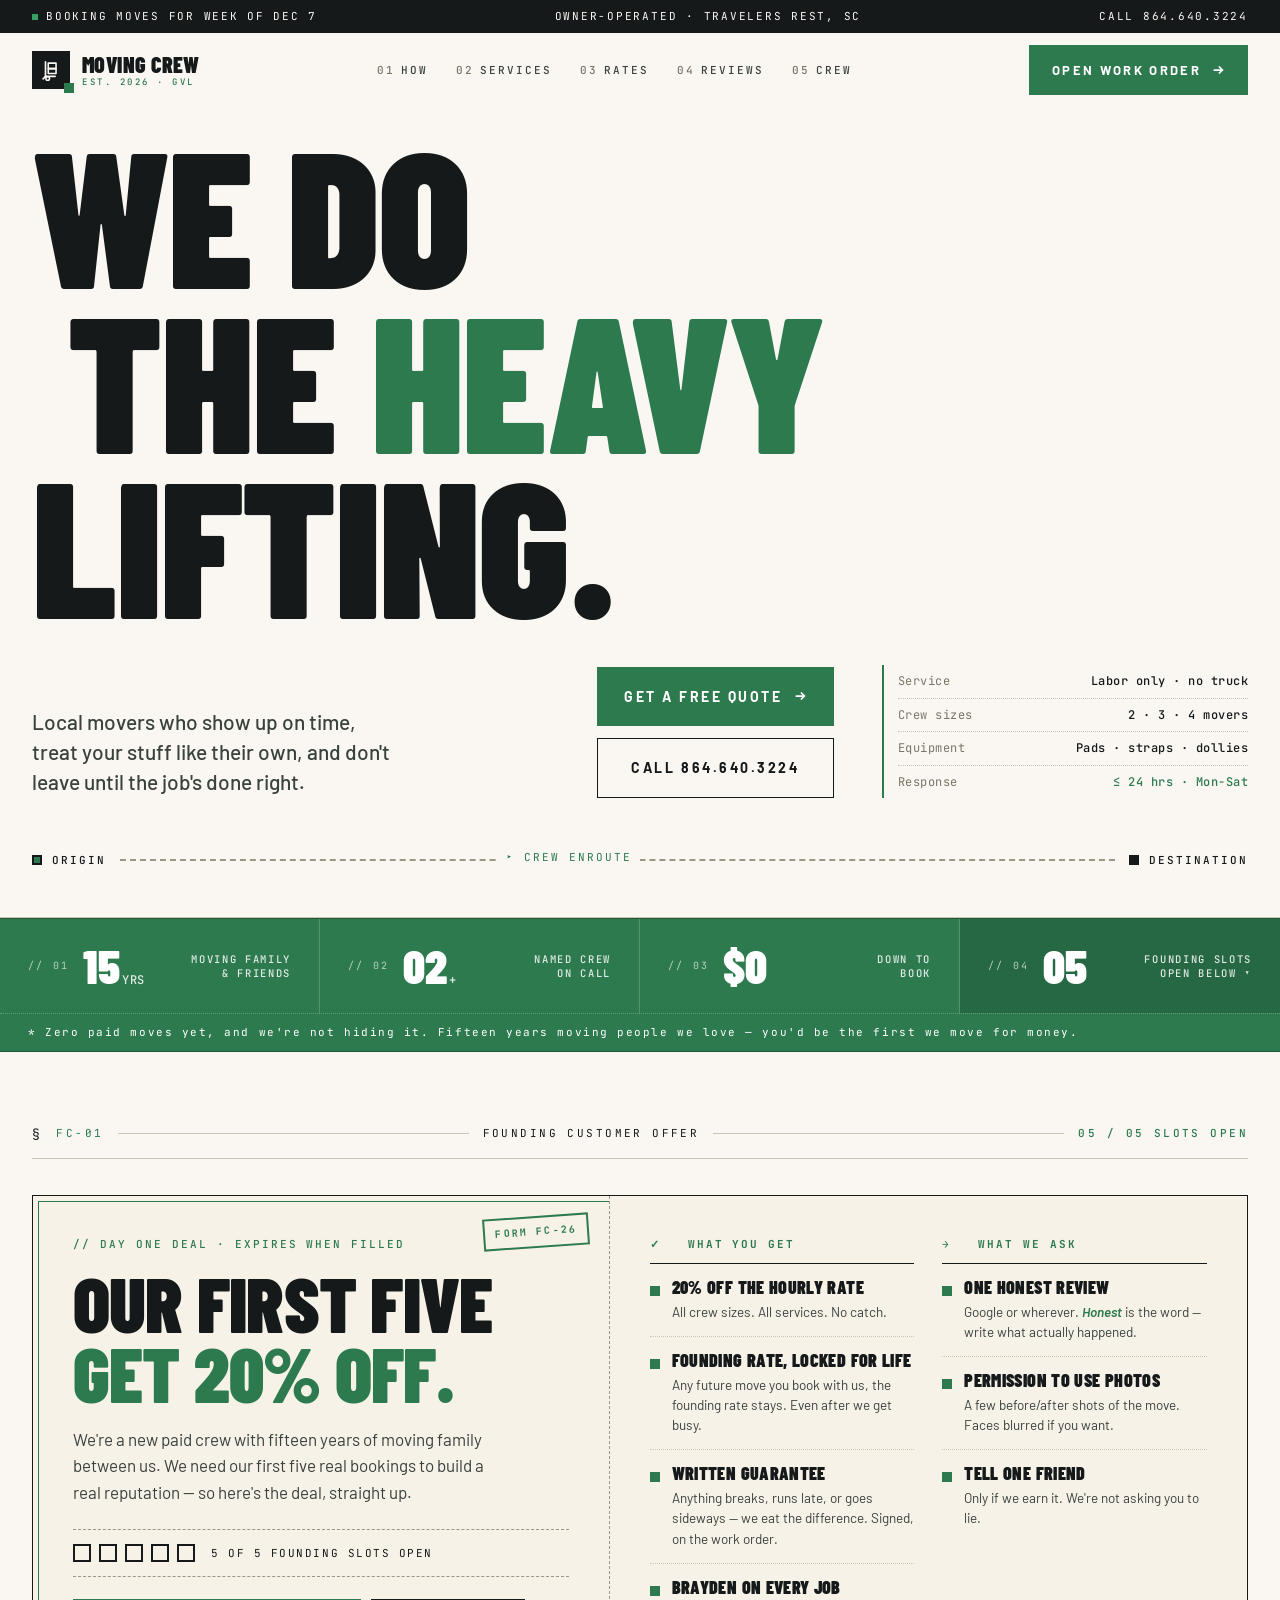
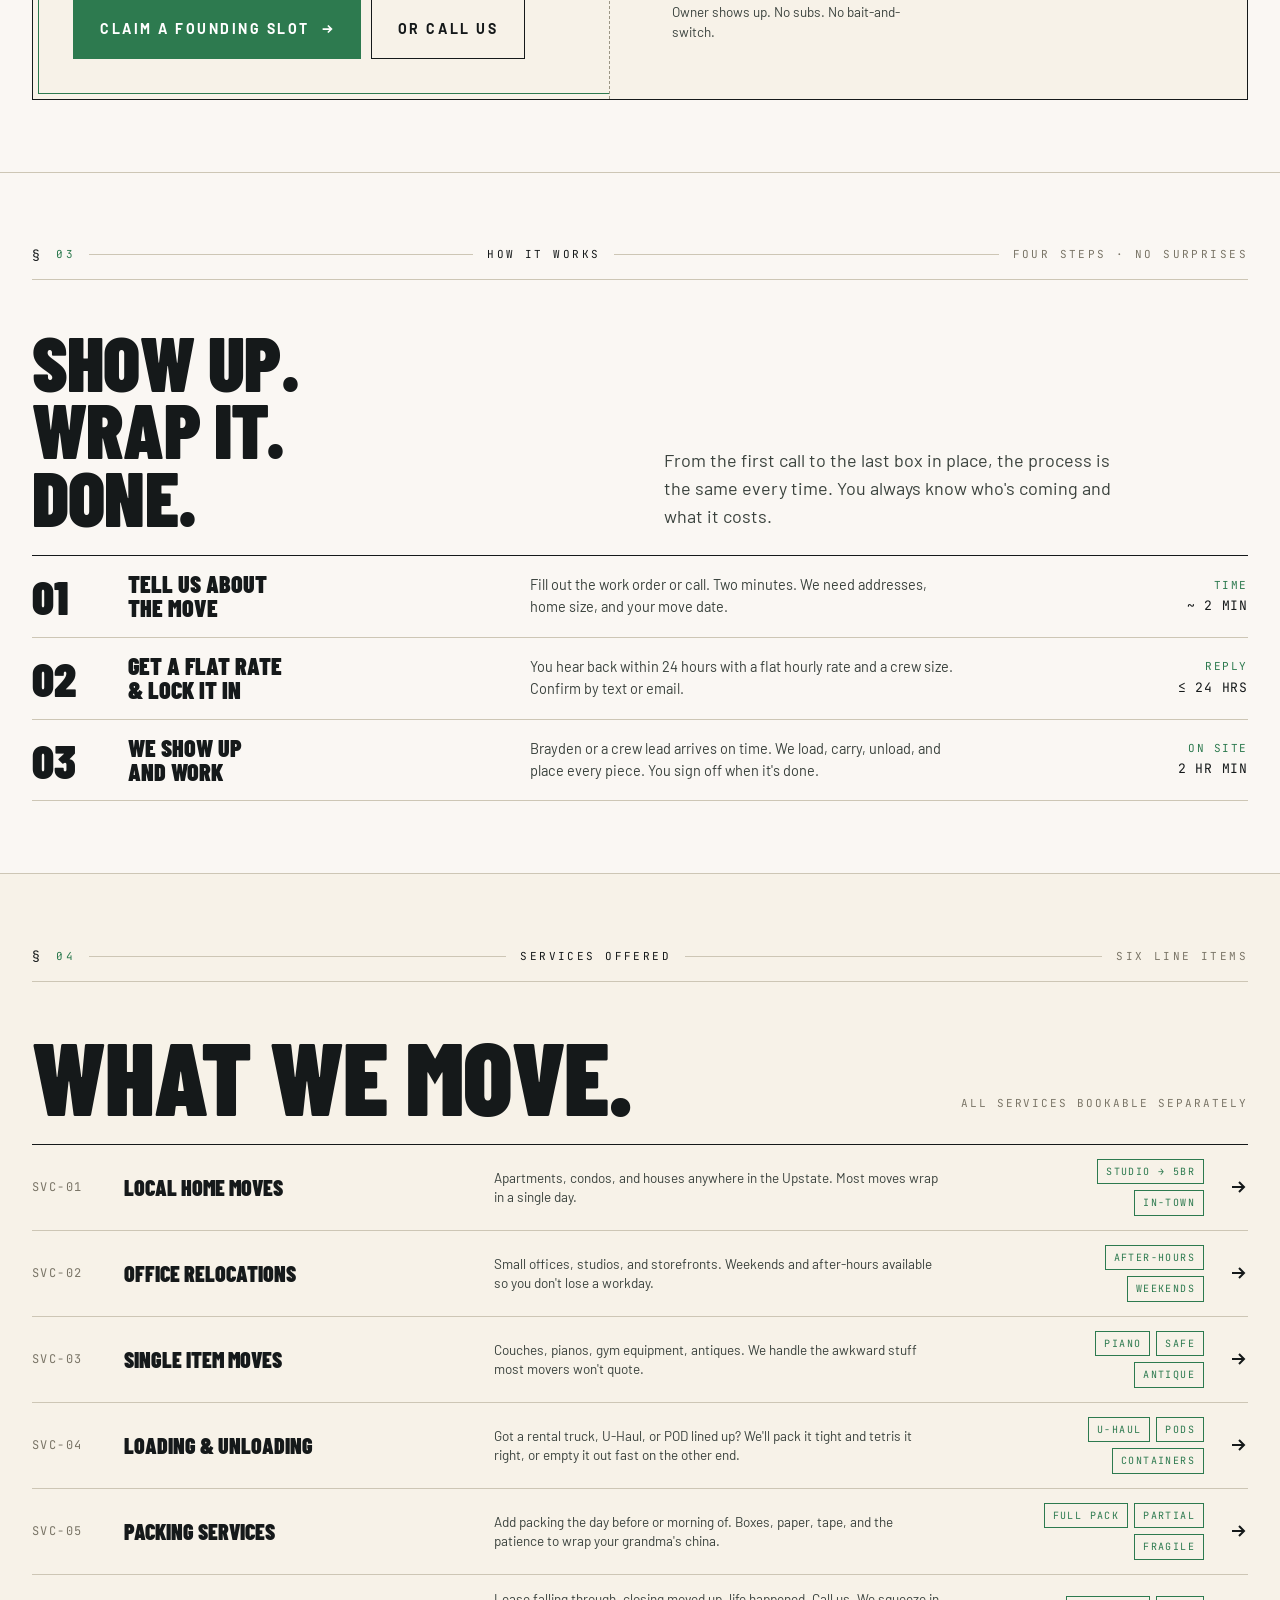
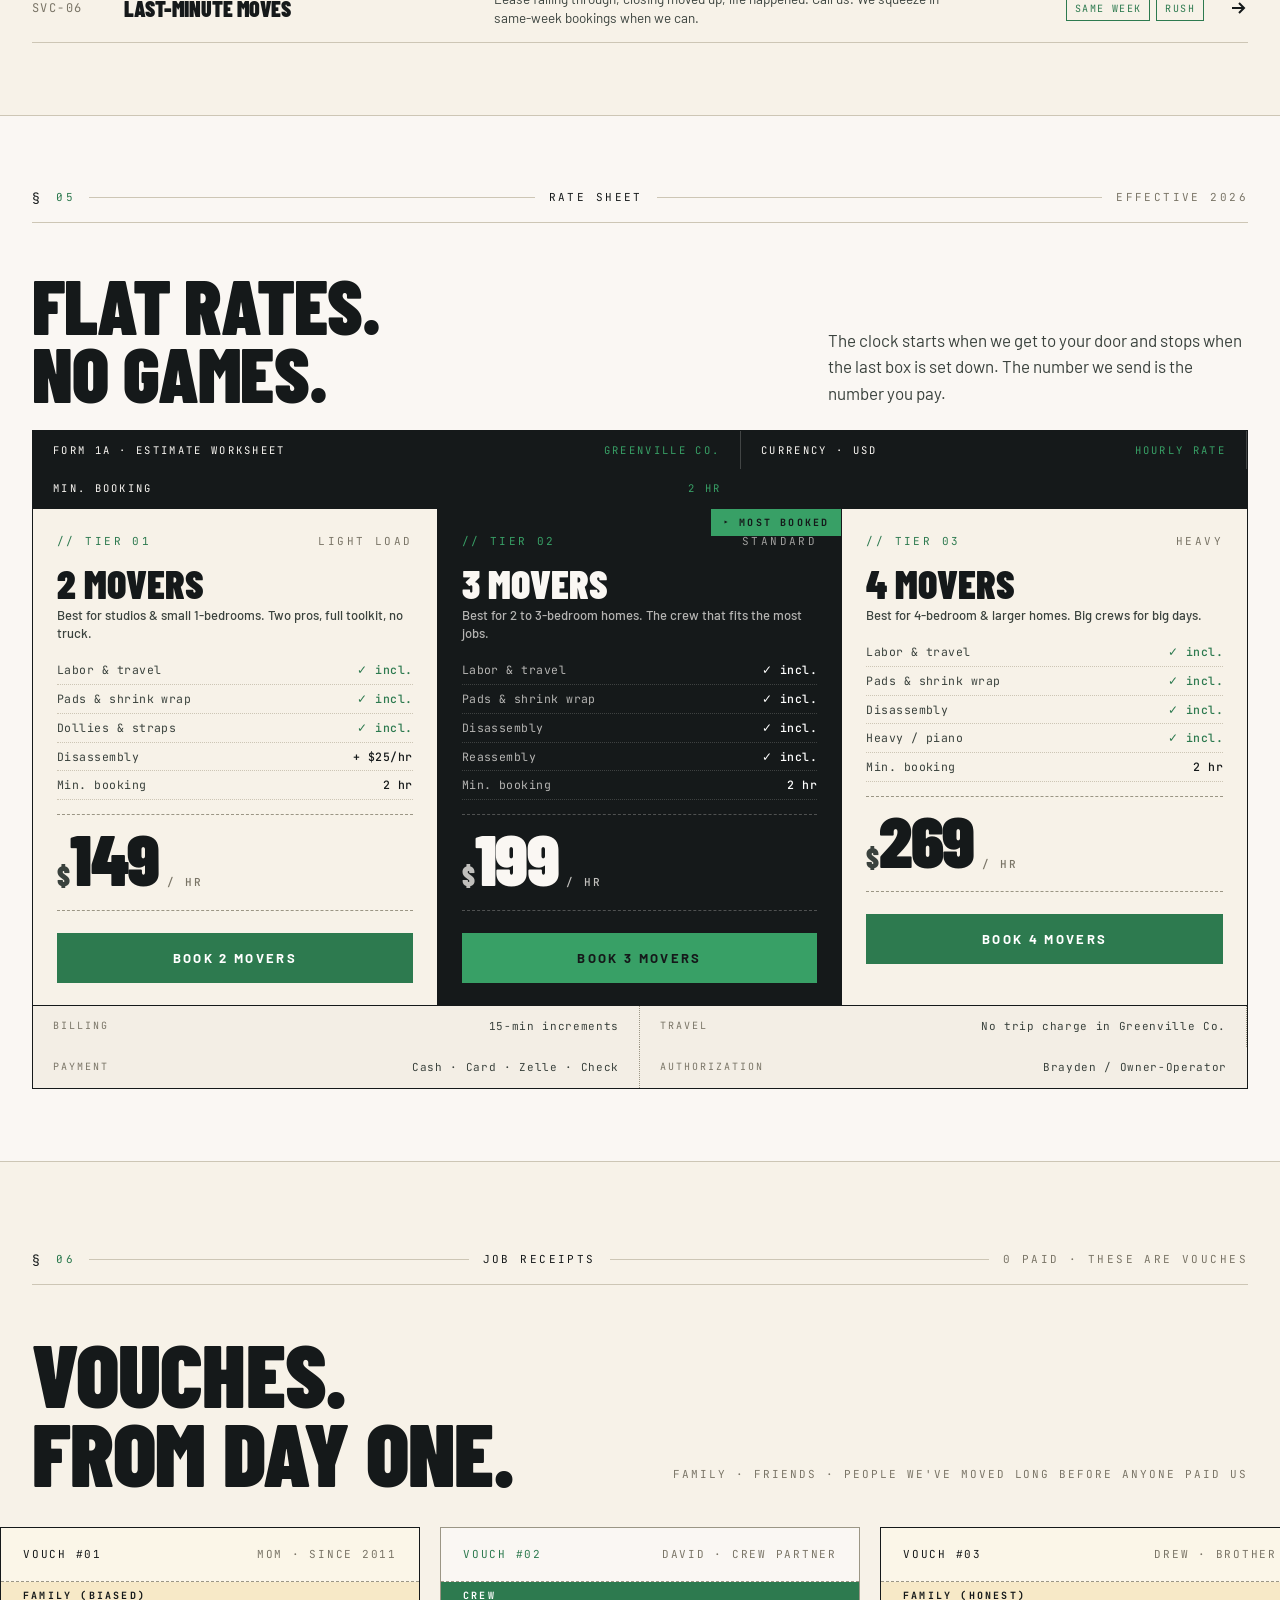
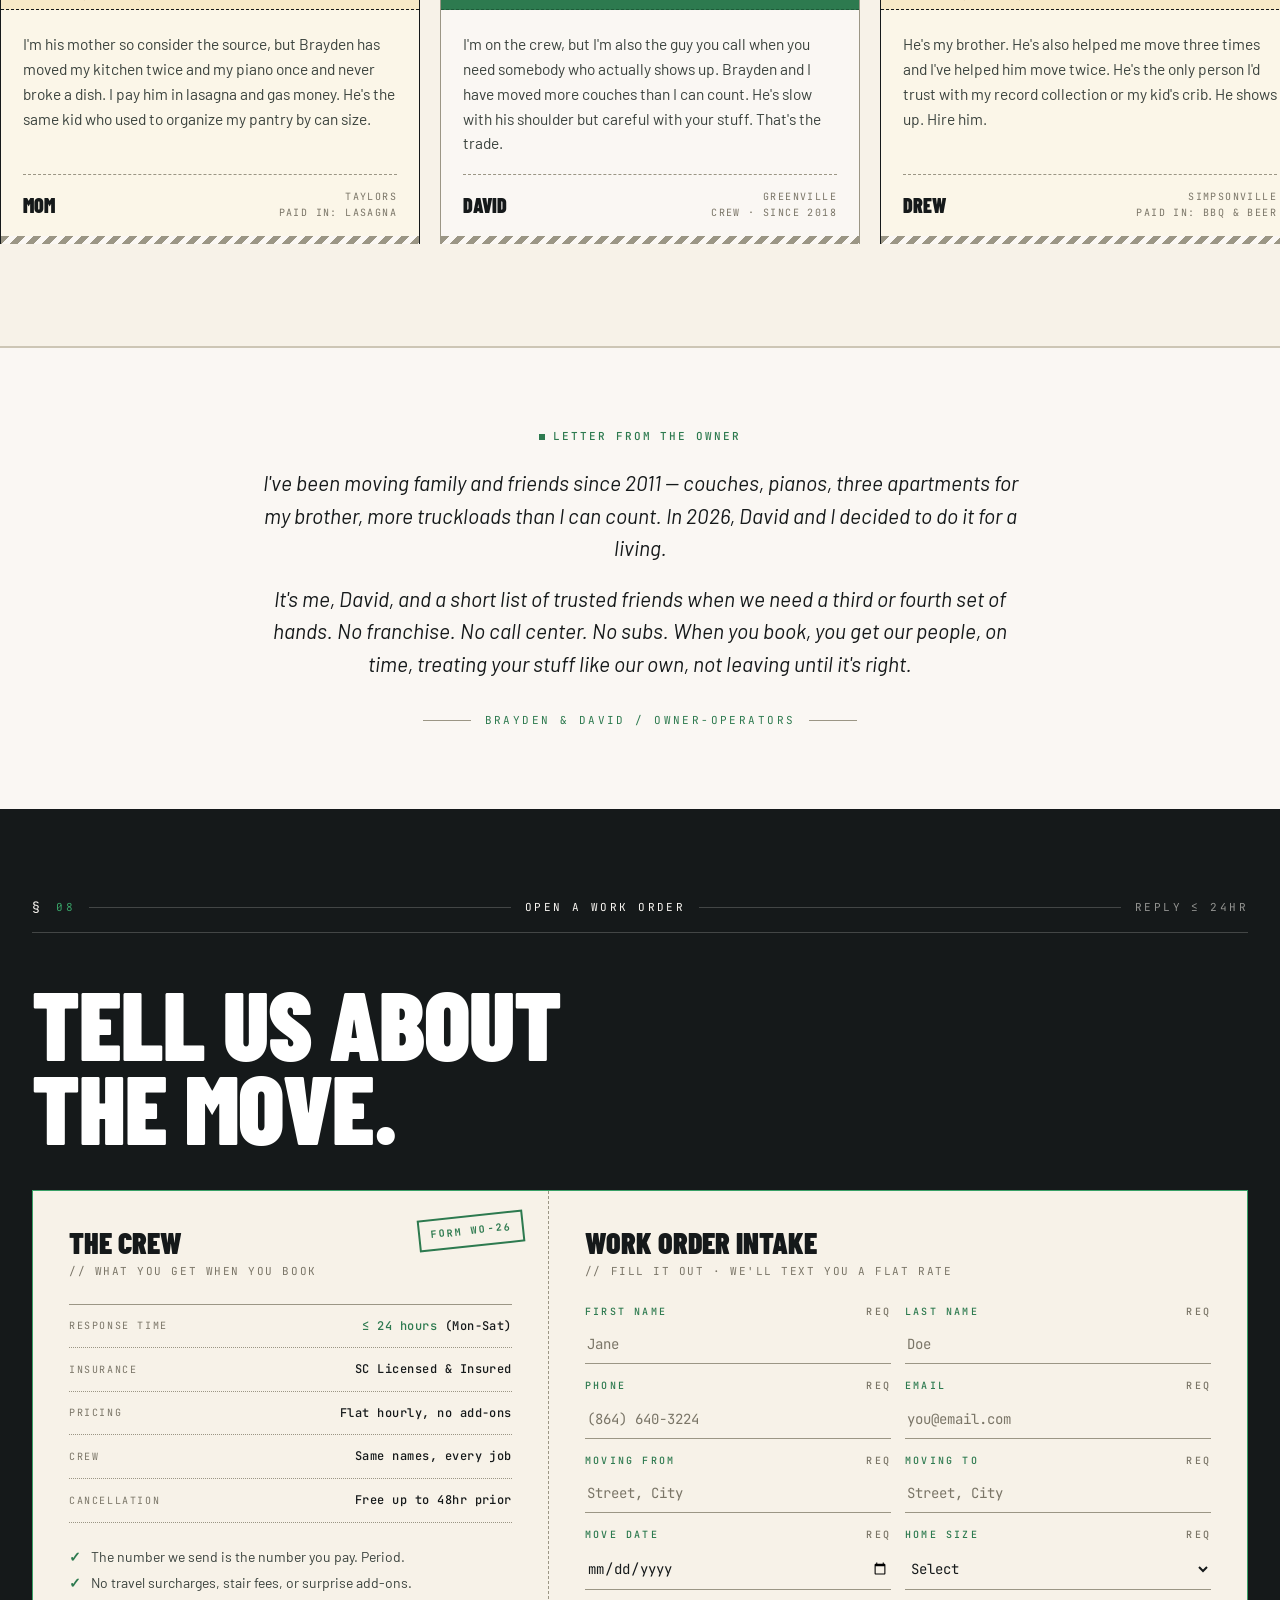
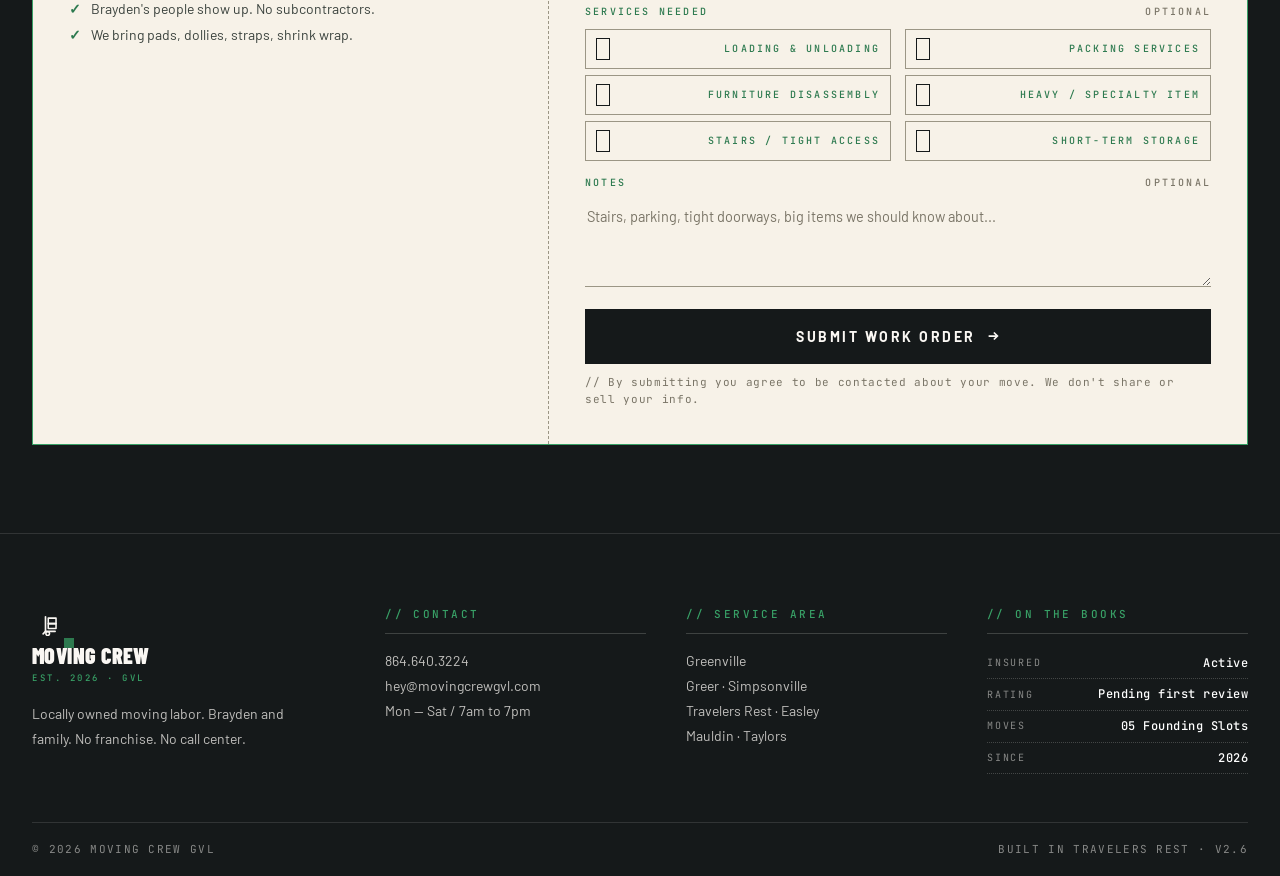
<file: design/moving-crew-gvl-v4.html>
<!doctype html>
<html lang="en">
<head>
<meta charset="utf-8" />
<meta name="viewport" content="width=device-width, initial-scale=1" />
<title>Moving Crew GVL — Work Order</title>
<link rel="icon" type="image/svg+xml" href="favicon.svg">
<link rel="icon" type="image/png" sizes="32x32" href="favicon-32.png">
<link rel="apple-touch-icon" href="apple-touch-icon.png">
<meta name="theme-color" content="#15191a">
<link rel="preconnect" href="https://fonts.googleapis.com">
<link rel="preconnect" href="https://fonts.gstatic.com" crossorigin>
<link href="https://fonts.googleapis.com/css2?family=Barlow+Condensed:wght@600;700;800;900&family=Barlow:ital,wght@0,400;0,500;0,600;0,700;1,400;1,500&family=JetBrains+Mono:wght@400;500;700&display=swap" rel="stylesheet">
<style>
  :root{
    --cream:#faf7f3;
    --cream-2:#f3eee5;
    --warm-gray:#e8e2d4;
    --paper:#f7f2e8;
    --ink:#15191600;
    --ink:#15191a;
    --ink-soft:#3a423d;
    --muted:#7a7567;
    --green:#2d7a4f;
    --green-hover:#38a066;
    --green-deep:#1f5a39;
    --line:#cdc6b5;
    --line-dark:#9b9685;
  }
  *{box-sizing:border-box;margin:0;padding:0}
  html,body{background:var(--cream);color:var(--ink);font-family:'Barlow',system-ui,sans-serif;font-weight:400;line-height:1.55;-webkit-font-smoothing:antialiased;text-rendering:optimizeLegibility}
  a{color:inherit;text-decoration:none}
  button{font-family:inherit;cursor:pointer;border:0;background:none;color:inherit}
  input,select,textarea{font-family:inherit;font-size:16px;color:inherit}
  svg{display:block}

  /* ---------- Type utilities ---------- */
  .mono{font-family:'JetBrains Mono',ui-monospace,monospace;font-feature-settings:"tnum" 1, "zero" 1}
  .display{font-family:'Barlow Condensed',sans-serif;font-weight:900;text-transform:uppercase;line-height:.88;letter-spacing:-.01em}
  .h-sec{font-family:'Barlow Condensed',sans-serif;font-weight:900;text-transform:uppercase;line-height:.92}
  .stamp{display:inline-flex;align-items:center;gap:8px;font-family:'JetBrains Mono',ui-monospace,monospace;font-weight:500;font-size:11px;letter-spacing:.18em;text-transform:uppercase;color:var(--green)}
  .stamp::before{content:"";width:6px;height:6px;background:var(--green);border-radius:0}

  /* ---------- Page chrome ---------- */
  .wrap{max-width:1320px;margin:0 auto;padding:0 32px;position:relative}

  /* Top tape strip / fixed nav */
  .topbar{position:fixed;top:0;left:0;right:0;z-index:60;background:var(--ink);color:var(--cream);font-family:'JetBrains Mono',monospace;font-size:11px;letter-spacing:.16em;text-transform:uppercase}
  .topbar-inner{max-width:1320px;margin:0 auto;padding:8px 32px;display:flex;justify-content:space-between;gap:24px;align-items:center}
  .topbar .pulse{display:inline-flex;align-items:center;gap:8px}
  .pulse::before{content:"";width:6px;height:6px;background:var(--green-hover);animation:blink 1.8s infinite}
  @keyframes blink{0%,60%{opacity:1}80%,100%{opacity:.25}}

  .nav{position:fixed;top:31px;left:0;right:0;z-index:55;background:rgba(250,247,243,.94);backdrop-filter:saturate(140%) blur(8px);border-bottom:1px solid transparent;transition:border-color .2s}
  .nav.scrolled{border-bottom-color:var(--line)}
  .nav-inner{max-width:1320px;margin:0 auto;padding:14px 32px;display:flex;align-items:center;justify-content:space-between;gap:24px}
  .logo{display:flex;align-items:center;gap:12px}
  .logo-mark{width:38px;height:38px;background:var(--ink);display:grid;place-items:center;position:relative}
  .logo-mark svg{width:22px;height:22px}
  .logo-mark::after{content:"";position:absolute;inset:auto -4px -4px auto;width:10px;height:10px;background:var(--green)}
  .logo-word{font-family:'Barlow Condensed',sans-serif;font-weight:900;font-size:22px;text-transform:uppercase;letter-spacing:.02em;line-height:1}
  .logo-word small{display:block;font-family:'JetBrains Mono',monospace;font-weight:500;font-size:9px;letter-spacing:.28em;color:var(--green);margin-top:3px}

  .nav-links{display:flex;gap:28px;align-items:center}
  .nav-links a{font-family:'JetBrains Mono',monospace;font-weight:500;font-size:11px;letter-spacing:.18em;text-transform:uppercase;color:var(--ink-soft)}
  .nav-links a:hover{color:var(--green)}
  .nav-links a span{color:var(--muted);margin-right:6px}

  .btn{display:inline-flex;align-items:center;justify-content:center;gap:10px;padding:14px 22px;font-family:'Barlow',sans-serif;font-weight:700;font-size:13px;letter-spacing:.18em;text-transform:uppercase;border:1px solid transparent;transition:background .15s, color .15s, border-color .15s, transform .05s;position:relative}
  .btn:active{transform:translateY(1px)}
  .btn-primary{background:var(--green);color:#fff}
  .btn-primary:hover{background:var(--green-hover)}
  .btn-ink{background:var(--ink);color:var(--cream)}
  .btn-ink:hover{background:var(--green)}
  .btn-ghost{background:transparent;color:var(--ink);border-color:var(--ink)}
  .btn-ghost:hover{background:var(--ink);color:var(--cream)}
  .btn-lg{padding:18px 26px;font-size:14px}
  .btn-block{width:100%}
  .btn .arrow{width:14px;height:14px}

  /* Section marker — § 01 / HERO */
  .sect-marker{display:flex;align-items:center;gap:14px;font-family:'JetBrains Mono',monospace;font-size:11px;letter-spacing:.22em;text-transform:uppercase;color:var(--green);padding-bottom:14px;border-bottom:1px solid var(--line);margin-bottom:48px}
  .sect-marker .glyph{font-size:13px;color:var(--ink)}
  .sect-marker .name{color:var(--ink)}
  .sect-marker .spacer{flex:1;height:1px;background:var(--line)}
  .sect-marker .right{color:var(--muted)}

  /* ---------- HERO ---------- */
  .hero{padding-top:130px;padding-bottom:48px;position:relative;overflow:hidden;border-bottom:1px solid var(--line)}
  .hero .wrap{position:relative;z-index:2}
  .hero-top{display:grid;grid-template-columns:1fr 1fr 1fr 1fr;gap:24px;font-family:'JetBrains Mono',monospace;font-size:11px;letter-spacing:.18em;text-transform:uppercase;border-bottom:1px solid var(--line);padding-bottom:14px;margin-bottom:36px}
  .hero-top .cell{display:flex;flex-direction:column;gap:4px}
  .hero-top .k{color:var(--muted)}
  .hero-top .v{color:var(--ink);font-weight:500}
  .hero-headline{position:relative}
  .hero-headline h1{font-size:clamp(76px,15vw,260px);line-height:.86}
  .hero-headline h1 .accent{color:var(--green)}
  .hero-headline h1 .row{display:block;white-space:nowrap}
  .hero-headline h1 .row.shift{margin-left:.18em}
  /* Layered "specs" overlay over the headline */
  .hero-bottom{display:grid;grid-template-columns:1.2fr .55fr .85fr;gap:48px;align-items:end;margin-top:40px}
  .hero-bottom .sub{font-size:21px;line-height:1.45;color:var(--ink-soft);max-width:30ch;font-weight:500}
  .hero-bottom .ctas{display:flex;flex-direction:column;gap:12px}
  .hero-bottom .spec{font-family:'JetBrains Mono',monospace;font-size:12px;line-height:1.7;color:var(--ink-soft);letter-spacing:.04em;border-left:2px solid var(--green);padding-left:14px}
  .hero-bottom .spec .line{display:flex;justify-content:space-between;gap:16px;border-bottom:1px dotted var(--line);padding:6px 0}
  .hero-bottom .spec .line:last-child{border-bottom:0}
  .hero-bottom .spec .k{color:var(--muted)}
  .hero-bottom .spec .v{color:var(--ink);font-weight:500}

  /* Route line graphic */
  .route{display:flex;align-items:center;gap:14px;padding:18px 0 0;margin-top:36px;font-family:'JetBrains Mono',monospace;font-size:11px;letter-spacing:.18em;text-transform:uppercase;color:var(--muted)}
  .route .node{display:flex;align-items:center;gap:10px;color:var(--ink);font-weight:500}
  .route .node::before{content:"";width:10px;height:10px;background:var(--green);border:2px solid var(--ink);box-sizing:border-box}
  .route .node.end::before{background:var(--ink)}
  .route .line{flex:1;height:0;border-top:2px dashed var(--line-dark);position:relative}
  .route .truck{position:absolute;top:-12px;left:38%;background:var(--cream);padding:0 8px;color:var(--green)}
  .route .ticks{flex:1;display:flex;justify-content:space-between;color:var(--muted)}
  .route .ticks span{position:relative}

  /* ---------- STATS (slim) ---------- */
  .stats{background:var(--green);color:#fff;border-top:1px solid var(--green-deep);border-bottom:1px solid var(--green-deep)}
  .stats-foot{font-family:'JetBrains Mono',monospace;font-size:11px;letter-spacing:.14em;color:rgba(255,255,255,.78);padding:10px 28px;border-top:1px dotted rgba(255,255,255,.25);display:flex;flex-wrap:wrap;justify-content:space-between;gap:6px 18px;align-items:center;line-height:1.55}
  .stats-foot:empty{display:none}
  .stats-foot .ast{color:#fff;flex:1 1 auto;min-width:0;white-space:normal}
  .stat .num.you{color:#fff}
  .stat .lab.small{font-size:10.5px;letter-spacing:.16em;max-width:18ch}
  .stat .lab.tight{line-height:1.35}
  .stat.you{background:rgba(0,0,0,.15)}
  .stat .num .sm{font-size:32px;letter-spacing:0;font-family:'JetBrains Mono',monospace;font-weight:700}
  .stat .num .arrow{font-family:'JetBrains Mono',monospace;font-size:22px;font-weight:700;color:rgba(255,255,255,.7);margin-left:8px}

  /* ---------- FOUNDING OFFER (Day One mode) ---------- */
  .founding-offer{display:none;padding:72px 0;background:var(--cream);border-bottom:1px solid var(--line);position:relative}
  body[data-trust="dayone"] .founding-offer{display:block}
  .fo-marker{margin-bottom:36px}
  .fo-marker .right{color:var(--green);font-weight:500}
  .fo-card{display:grid;grid-template-columns:.95fr 1.05fr;gap:0;background:var(--paper);border:1px solid var(--ink);position:relative}
  .fo-card::before{content:"";position:absolute;inset:5px;border:1px solid var(--green);pointer-events:none}
  .fo-left{padding:40px;border-right:1px dashed var(--line-dark);position:relative;z-index:1}
  .fo-stamp{position:absolute;top:20px;right:20px;border:2px solid var(--green);color:var(--green);font-family:'JetBrains Mono',monospace;font-weight:700;font-size:10px;letter-spacing:.22em;text-transform:uppercase;padding:6px 10px;transform:rotate(-4deg);background:var(--paper);z-index:2}
  .fo-eye{font-family:'JetBrains Mono',monospace;font-weight:500;font-size:11px;letter-spacing:.18em;text-transform:uppercase;color:var(--green);margin-bottom:14px}
  .fo-h{font-size:clamp(48px,6vw,84px);line-height:.92;margin-bottom:18px}
  .fo-h .accent{color:var(--green)}
  .fo-blurb{font-size:17px;line-height:1.55;color:var(--ink-soft);max-width:42ch;margin-bottom:24px}
  .fo-counter{display:flex;align-items:center;gap:8px;padding:14px 0;border-top:1px dashed var(--line-dark);border-bottom:1px dashed var(--line-dark);margin-bottom:22px;flex-wrap:wrap}
  .fo-dot{width:18px;height:18px;border:2px solid var(--ink);box-sizing:border-box;flex:0 0 auto}
  .fo-dot.open{background:var(--paper)}
  .fo-dot.filled{background:var(--ink)}
  .fo-counter-lab{font-family:'JetBrains Mono',monospace;font-size:11px;letter-spacing:.14em;text-transform:uppercase;color:var(--ink);margin-left:8px}
  .fo-cta{display:flex;flex-wrap:wrap;gap:10px}
  .fo-right{padding:40px;background:var(--paper);position:relative;z-index:1}
  .fo-cols{display:grid;grid-template-columns:1fr 1fr;gap:28px}
  .fo-col-h{font-family:'JetBrains Mono',monospace;font-weight:700;font-size:11px;letter-spacing:.18em;text-transform:uppercase;color:var(--green);padding-bottom:10px;border-bottom:1px solid var(--ink);margin-bottom:14px}
  .fo-list{list-style:none;display:flex;flex-direction:column;gap:14px}
  .fo-list li{display:flex;flex-direction:column;gap:4px;padding-bottom:14px;border-bottom:1px dotted var(--line);position:relative;padding-left:22px}
  .fo-list li:last-child{border-bottom:0;padding-bottom:0}
  .fo-list li::before{content:"";position:absolute;left:0;top:8px;width:10px;height:10px;background:var(--green)}
  .fo-list li b{font-family:'Barlow Condensed',sans-serif;font-weight:900;text-transform:uppercase;font-size:18px;letter-spacing:.02em;line-height:1.1;color:var(--ink)}
  .fo-list li span{font-size:13.5px;line-height:1.5;color:var(--ink-soft)}
  .fo-list li em{font-style:italic;color:var(--green);font-weight:600}
  @media (max-width: 1000px){
    .fo-card{grid-template-columns:1fr}
    .fo-left{border-right:0;border-bottom:1px dashed var(--line-dark)}
    .fo-cols{grid-template-columns:1fr;gap:18px}
  }
  .stats-inner{display:grid;grid-template-columns:repeat(4,1fr)}
  .stat{padding:24px 28px;border-right:1px solid rgba(255,255,255,.18);display:flex;align-items:baseline;gap:14px;position:relative}
  .stat:last-child{border-right:0}
  .stat .idx{font-family:'JetBrains Mono',monospace;font-size:10px;letter-spacing:.22em;color:rgba(255,255,255,.65);text-transform:uppercase;align-self:center;flex:0 0 auto}
  .stat .num{font-family:'Barlow Condensed',sans-serif;font-weight:900;font-size:48px;line-height:.95;text-transform:uppercase;display:flex;align-items:baseline;gap:2px}
  .stat .num sub{font-family:'JetBrains Mono',monospace;font-weight:500;font-size:12px;letter-spacing:.06em;color:rgba(255,255,255,.85);position:static;line-height:1}
  .stat .lab{font-family:'JetBrains Mono',monospace;font-weight:500;text-transform:uppercase;letter-spacing:.18em;font-size:11px;color:rgba(255,255,255,.85);align-self:center;margin-left:auto;text-align:right}

  /* ---------- HOW (Work Order) ---------- */
  .how{padding:72px 0;background:var(--cream)}
  .how-head{display:grid;grid-template-columns:1fr 1fr;gap:48px;align-items:end;margin-bottom:24px}
  .how-head h2{font-size:clamp(48px,6vw,88px)}
  .how-rows{border-top:1px solid var(--ink)}
  .how-row{display:grid;grid-template-columns:72px 1fr 1.6fr 90px;gap:24px;border-bottom:1px solid var(--line);padding:16px 0;align-items:center;transition:background .2s,color .2s,padding-left .2s}
  .how-row:hover{background:var(--ink);color:var(--cream);padding-left:24px}
  .how-row:hover .how-time{color:var(--green-hover)}
  .how-row:hover p{color:rgba(250,247,243,.78)}
  .how-row .step-n{font-family:'Barlow Condensed',sans-serif;font-weight:900;font-size:48px;line-height:.85}
  .how-row h3{font-family:'Barlow Condensed',sans-serif;font-weight:900;font-size:24px;text-transform:uppercase;line-height:1.02}
  .how-row p{font-size:14.5px;line-height:1.5;color:var(--ink-soft);max-width:54ch}
  .how-time{font-family:'JetBrains Mono',monospace;font-size:11px;letter-spacing:.14em;text-transform:uppercase;color:var(--green);align-self:center;text-align:right}
  .how-time .v{display:block;color:var(--ink);font-size:13px;letter-spacing:.04em;margin-top:2px}
  .how-time .v{color:var(--ink);font-size:13px;letter-spacing:.06em}
  .how-row:hover .how-time .v{color:#fff}

  /* ---------- SERVICES (line items) ---------- */
  .services{padding:72px 0;background:var(--paper);border-top:1px solid var(--line);border-bottom:1px solid var(--line);position:relative}
  .svc-head{display:flex;justify-content:space-between;align-items:end;margin-bottom:24px;gap:32px}
  .svc-head h2{font-size:clamp(64px,8vw,128px)}
  .svc-list{border-top:1px solid var(--ink)}
  .svc-item{display:grid;grid-template-columns:72px 1.1fr 1.6fr 180px 24px;gap:20px;align-items:center;padding:14px 0;border-bottom:1px solid var(--line);transition:padding-left .2s,background .2s;cursor:default}
  .svc-item:hover{background:var(--cream);padding-left:18px}
  .svc-item:hover .svc-arrow{transform:translateX(4px);color:var(--green)}
  .svc-code{font-family:'JetBrains Mono',monospace;font-size:12px;letter-spacing:.12em;color:var(--muted)}
  .svc-name{font-family:'Barlow Condensed',sans-serif;font-weight:900;font-size:22px;text-transform:uppercase;line-height:1.05}
  .svc-desc{font-size:13.5px;line-height:1.45;color:var(--ink-soft);max-width:56ch}
  .svc-tags{display:flex;flex-wrap:wrap;gap:6px;justify-content:flex-end}
  .svc-tag{font-family:'JetBrains Mono',monospace;font-size:10px;letter-spacing:.14em;text-transform:uppercase;color:var(--green);border:1px solid var(--green);padding:4px 8px}
  .svc-arrow{justify-self:end;color:var(--ink);transition:transform .2s,color .2s}

  /* ---------- PRICING (Estimate Worksheet) ---------- */
  .pricing{padding:72px 0;background:var(--cream)}
  .price-head{display:flex;justify-content:space-between;align-items:end;margin-bottom:24px;gap:32px}
  .price-head h2{font-size:clamp(48px,6vw,88px)}
  .estimate{background:var(--paper);border:1px solid var(--ink);position:relative}
  .estimate::before{content:"";position:absolute;inset:6px;border:1px solid var(--ink);pointer-events:none;opacity:0}
  .estimate-head{display:grid;grid-template-columns:1.4fr 1fr;gap:0;border-bottom:1px solid var(--ink);background:var(--ink);color:var(--cream)}
  .estimate-head .cell{padding:11px 20px;border-right:1px solid rgba(250,247,243,.2);font-family:'JetBrains Mono',monospace;font-size:10.5px;letter-spacing:.22em;text-transform:uppercase;display:flex;justify-content:space-between;align-items:center}
  .estimate-head .cell:last-child{border-right:0}
  .estimate-head .cell .right{color:var(--green-hover)}

  .tiers{display:grid;grid-template-columns:repeat(3,1fr)}
  .tier{padding:24px 24px 22px;border-right:1px solid var(--ink);position:relative;display:flex;flex-direction:column;gap:14px}
  .tier:last-child{border-right:0}
  .tier .tag{font-family:'JetBrains Mono',monospace;font-size:11px;letter-spacing:.22em;text-transform:uppercase;color:var(--muted);display:flex;justify-content:space-between}
  .tier .tag .id{color:var(--green)}
  .tier h3{font-family:'Barlow Condensed',sans-serif;font-weight:900;font-size:40px;text-transform:uppercase;line-height:.95}
  .tier h3 small{display:block;font-family:'Barlow',sans-serif;font-weight:500;font-size:13px;letter-spacing:0;text-transform:none;color:var(--ink-soft);margin-top:4px;line-height:1.4}
  .tier .rate{display:flex;align-items:baseline;gap:0;border-top:1px dashed var(--line-dark);border-bottom:1px dashed var(--line-dark);padding:12px 0}
  .tier .rate .currency{font-family:'Barlow Condensed',sans-serif;font-weight:900;font-size:28px;color:var(--ink-soft)}
  .tier .rate .amount{font-family:'Barlow Condensed',sans-serif;font-weight:900;font-size:72px;line-height:.85;letter-spacing:-.02em}
  .tier .rate .per{font-family:'JetBrains Mono',monospace;font-weight:500;letter-spacing:.18em;text-transform:uppercase;font-size:11px;color:var(--muted);margin-left:8px;align-self:flex-end;padding-bottom:6px}
  .tier ul{list-style:none;display:flex;flex-direction:column;gap:0}
  .tier ul li{font-family:'JetBrains Mono',monospace;font-size:11.5px;color:var(--ink-soft);display:flex;justify-content:space-between;gap:10px;padding:5px 0;border-bottom:1px dotted var(--line);letter-spacing:.04em}
  .tier ul li .v{color:var(--ink);font-weight:500}
  .tier ul li.incl .v{color:var(--green)}
  .tier ul li.incl .v::before{content:"✓ "}
  .tier ul li.excl .v{color:var(--muted)}
  .tier ul li.excl .v::before{content:"— "}
  .tier .btn{margin-top:8px}

  .tier.feature{background:var(--ink);color:var(--cream)}
  .tier.feature .tag{color:rgba(250,247,243,.6)}
  .tier.feature .tag .id{color:var(--green-hover)}
  .tier.feature h3 small,
  .tier.feature ul li{color:rgba(250,247,243,.7)}
  .tier.feature ul li{border-bottom-color:rgba(250,247,243,.18)}
  .tier.feature .rate{border-color:rgba(250,247,243,.25)}
  .tier.feature .rate .currency,
  .tier.feature .rate .per{color:rgba(250,247,243,.75)}
  .tier.feature ul li .v{color:#fff}
  .tier.feature .btn-primary{background:var(--green-hover);color:var(--ink)}
  .tier.feature .btn-primary:hover{background:#fff}
  .tier.feature .ribbon{position:absolute;top:0;right:0;background:var(--green-hover);color:var(--ink);font-family:'JetBrains Mono',monospace;font-weight:700;font-size:10px;letter-spacing:.22em;text-transform:uppercase;padding:6px 12px}

  .estimate-foot{display:grid;grid-template-columns:1fr 1fr;border-top:1px solid var(--ink);background:var(--cream-2)}
  .estimate-foot .cell{padding:12px 20px;border-right:1px dotted var(--line-dark);font-family:'JetBrains Mono',monospace;font-size:11px;letter-spacing:.06em;color:var(--ink-soft);display:flex;justify-content:space-between;align-items:center;gap:14px}
  .estimate-foot .cell:last-child{border-right:0}
  .estimate-foot .cell .k{color:var(--muted);letter-spacing:.2em;text-transform:uppercase;font-size:10px;flex:0 0 auto}

  /* ---------- REVIEWS (Receipts — horizontal rail) ---------- */
  .reviews{padding:88px 0;background:var(--paper);border-top:1px solid var(--line);border-bottom:1px solid var(--line);overflow:hidden}
  .rv-head{display:flex;justify-content:space-between;align-items:end;margin-bottom:36px;gap:32px}
  .rv-head h2{font-size:clamp(56px,7vw,108px)}
  .review-rail{display:flex;gap:20px;overflow-x:auto;scroll-snap-type:x mandatory;padding-bottom:14px;margin:0 -32px;padding-left:32px;padding-right:32px;scrollbar-width:thin;scrollbar-color:var(--line-dark) transparent}
  .review-rail::-webkit-scrollbar{height:4px}
  .review-rail::-webkit-scrollbar-thumb{background:var(--line-dark)}
  .review-rail .receipt{flex:0 0 min(420px, 80vw);scroll-snap-align:start}
  .receipt{background:var(--cream);border:1px solid var(--line-dark);padding:0;display:flex;flex-direction:column;position:relative}
  .receipt::after{content:"";position:absolute;left:0;right:0;bottom:-1px;height:8px;background:
    linear-gradient(135deg,transparent 25%,var(--cream) 25%,var(--cream) 50%,transparent 50%,transparent 75%,var(--cream) 75%) 0 0/16px 16px,
    var(--line-dark);
    /* serrated edge */}
  .receipt-top{padding:18px 22px;border-bottom:1px dashed var(--line-dark);display:flex;justify-content:space-between;font-family:'JetBrains Mono',monospace;font-size:11px;letter-spacing:.16em;text-transform:uppercase;color:var(--muted)}
  .receipt-top .id{color:var(--green)}
  .receipt-body{padding:22px;display:flex;flex-direction:column;gap:18px;flex:1}
  .receipt-body .stars{display:flex;gap:3px;color:var(--green)}
  .receipt-body .stars svg{width:16px;height:16px;fill:currentColor}
  .receipt-body p{font-size:15.5px;line-height:1.6;color:var(--ink-soft)}
  .receipt-body .who{margin-top:auto;display:flex;justify-content:space-between;align-items:flex-end;border-top:1px dashed var(--line-dark);padding-top:14px;gap:12px}
  .receipt-body .who .name{font-family:'Barlow Condensed',sans-serif;font-weight:900;font-size:20px;text-transform:uppercase}
  .receipt-body .who .meta{font-family:'JetBrains Mono',monospace;font-size:10px;letter-spacing:.14em;text-transform:uppercase;color:var(--muted);text-align:right;line-height:1.6}

  /* ---------- ABOUT ---------- */
  .about{padding:80px 0;background:var(--cream);border-top:1px solid var(--line);position:relative}
  .about-inner{max-width:780px;margin:0 auto;text-align:center;display:flex;flex-direction:column;gap:18px;position:relative}
  .about-inner .stamp{justify-content:center;align-self:center;margin-bottom:4px}
  .about p{font-family:'Barlow',serif;font-style:italic;font-size:21px;line-height:1.55;color:var(--ink)}
  .about .signoff{display:flex;align-items:center;justify-content:center;gap:14px;margin-top:14px;font-family:'JetBrains Mono',monospace;font-size:11px;letter-spacing:.22em;text-transform:uppercase;color:var(--green)}
  .about .signoff::before,.about .signoff::after{content:"";width:48px;height:1px;background:var(--line-dark)}

  /* ---------- QUOTE (Work Order) ---------- */
  .quote{padding:88px 0;background:var(--ink);color:var(--cream);position:relative}
  .quote .sect-marker{color:var(--green-hover);border-bottom-color:rgba(250,247,243,.2);margin-bottom:48px}
  .quote .sect-marker .glyph,.quote .sect-marker .name{color:var(--cream)}
  .quote .sect-marker .spacer{background:rgba(250,247,243,.2)}
  .quote .sect-marker .right{color:rgba(250,247,243,.55)}
  .quote h2{font-size:clamp(56px,7.5vw,116px);color:#fff;margin-top:8px}

  .work-order{margin-top:40px;background:var(--paper);color:var(--ink);border:1px solid var(--green-hover);position:relative;display:grid;grid-template-columns:.85fr 1.15fr}
  .work-order::before{content:"";position:absolute;inset:4px;border:1px solid var(--green);pointer-events:none}
  .wo-left{padding:36px;border-right:1px dashed var(--line-dark);position:relative;z-index:1;background:var(--paper)}
  .wo-stamp{position:absolute;top:24px;right:24px;border:2px solid var(--green);color:var(--green);font-family:'JetBrains Mono',monospace;font-weight:700;font-size:10px;letter-spacing:.22em;text-transform:uppercase;padding:6px 10px;transform:rotate(-6deg);background:var(--paper);z-index:2}
  .wo-left .wo-h{font-family:'Barlow Condensed',sans-serif;font-weight:900;font-size:30px;text-transform:uppercase;line-height:1;margin-bottom:6px}
  .wo-left .wo-sub{font-family:'JetBrains Mono',monospace;font-size:11px;color:var(--muted);letter-spacing:.14em;text-transform:uppercase;margin-bottom:24px}
  .wo-meta{display:flex;flex-direction:column;border-top:1px solid var(--line-dark)}
  .wo-meta .row{display:flex;justify-content:space-between;gap:14px;padding:12px 0;border-bottom:1px dotted var(--line-dark);font-family:'JetBrains Mono',monospace;font-size:12px;letter-spacing:.04em}
  .wo-meta .row .k{color:var(--muted);text-transform:uppercase;letter-spacing:.16em;font-size:10px;align-self:center}
  .wo-meta .row .v{color:var(--ink);font-weight:500;text-align:right}
  .wo-meta .row .v .good{color:var(--green)}
  .wo-bullets{margin-top:24px;display:flex;flex-direction:column;gap:6px}
  .wo-bullets .b{display:flex;gap:10px;align-items:flex-start;font-size:14px;color:var(--ink-soft);line-height:1.45}
  .wo-bullets .b::before{content:"✓";color:var(--green);font-family:'JetBrains Mono',monospace;font-weight:700;flex:0 0 auto}

  .wo-right{padding:36px;background:var(--paper);position:relative;z-index:1}
  .wo-right h3{font-family:'Barlow Condensed',sans-serif;font-weight:900;font-size:30px;text-transform:uppercase;line-height:1;margin-bottom:6px}
  .wo-right .wo-sub{font-family:'JetBrains Mono',monospace;font-size:11px;color:var(--muted);letter-spacing:.14em;text-transform:uppercase;margin-bottom:24px}
  .form-row{display:grid;grid-template-columns:1fr 1fr;gap:14px}
  .field{display:flex;flex-direction:column;gap:6px;margin-bottom:14px}
  .field label{font-family:'JetBrains Mono',monospace;font-weight:500;font-size:10px;letter-spacing:.22em;text-transform:uppercase;color:var(--green);display:flex;justify-content:space-between}
  .field label .req{color:var(--muted)}
  .field input, .field select, .field textarea{background:transparent;border:0;border-bottom:1px solid var(--line-dark);padding:10px 2px;outline:none;transition:border-color .15s, background .15s;font-family:'JetBrains Mono',monospace;font-size:14px}
  .field input::placeholder,.field textarea::placeholder{color:var(--muted)}
  .field input:focus, .field select:focus, .field textarea:focus{border-color:var(--green);background:var(--cream)}
  .field textarea{min-height:90px;resize:vertical;font-family:'Barlow',sans-serif;font-size:14.5px}
  .checks{display:grid;grid-template-columns:1fr 1fr;gap:6px 14px;margin-top:4px}
  .check{display:flex;align-items:center;gap:10px;padding:8px 10px;border:1px solid var(--line-dark);cursor:pointer;font-family:'JetBrains Mono',monospace;font-size:12px;letter-spacing:.04em;transition:border-color .15s, background .15s}
  .check input{appearance:none;-webkit-appearance:none;width:14px;height:14px;border:1px solid var(--ink);background:transparent;display:grid;place-items:center;flex:0 0 auto;cursor:pointer}
  .check input:checked{background:var(--green);border-color:var(--green)}
  .check input:checked::after{content:"";width:7px;height:3.5px;border-left:2px solid #fff;border-bottom:2px solid #fff;transform:rotate(-45deg) translate(1px,-1px)}
  .check:has(input:checked){border-color:var(--green);background:rgba(45,122,79,.06)}
  .form-foot{font-family:'JetBrains Mono',monospace;font-size:11px;color:var(--muted);margin-top:10px;letter-spacing:.06em}

  .success{display:none;text-align:center;padding:32px 16px}
  .success.show{display:flex;flex-direction:column;align-items:center;gap:18px}
  .success .check-ico{width:80px;height:80px;background:var(--green);display:grid;place-items:center;color:#fff;position:relative}
  .success .check-ico::after{content:"";position:absolute;inset:-8px;border:1px solid var(--green);pointer-events:none}
  .success .check-ico svg{width:36px;height:36px}
  .success h3{font-family:'Barlow Condensed',sans-serif;font-weight:900;text-transform:uppercase;font-size:42px;line-height:1}
  .success p{font-size:16px;color:var(--ink-soft);max-width:42ch;line-height:1.6}
  .success .reply-time{font-family:'JetBrains Mono',monospace;font-weight:500;font-size:11px;letter-spacing:.22em;text-transform:uppercase;color:var(--green);border-top:1px solid var(--line-dark);border-bottom:1px solid var(--line-dark);padding:14px 24px;margin-top:8px}

  /* ---------- FOOTER ---------- */
  footer{background:var(--ink);color:rgba(250,247,243,.7);border-top:1px solid rgba(250,247,243,.12)}
  .foot{display:grid;grid-template-columns:1.2fr 1fr 1fr 1fr;gap:40px;padding:72px 0 48px;align-items:start}
  .foot .col h5{font-family:'JetBrains Mono',monospace;font-weight:500;font-size:11px;letter-spacing:.22em;text-transform:uppercase;color:var(--green-hover);margin-bottom:14px;padding-bottom:10px;border-bottom:1px solid rgba(250,247,243,.18)}
  .foot .col p, .foot .col a{font-size:14px;line-height:1.8;color:rgba(250,247,243,.75);display:block}
  .foot .col a:hover{color:#fff}
  .foot .logo-word{color:var(--cream)}
  .foot-mono{font-family:'JetBrains Mono',monospace;font-size:12px;letter-spacing:.04em}
  .foot-mono div{display:flex;justify-content:space-between;border-bottom:1px dotted rgba(250,247,243,.2);padding:6px 0}
  .foot-mono div .k{color:rgba(250,247,243,.5);text-transform:uppercase;letter-spacing:.18em;font-size:10px;align-self:center}
  .foot-mono div .v{color:#fff;font-weight:500}

  .foot-bar{border-top:1px solid rgba(250,247,243,.12);padding:18px 0;display:flex;justify-content:space-between;font-family:'JetBrains Mono',monospace;font-size:11px;color:rgba(250,247,243,.5);letter-spacing:.12em;text-transform:uppercase}
  .foot-bar .pulse::before{background:var(--green-hover)}

  /* ---------- MOBILE STICKY ACTION BAR ---------- */
  .mobile-cta{position:fixed;left:0;right:0;bottom:0;z-index:70;display:none;background:var(--ink);border-top:1px solid var(--green);padding:9px 14px;gap:10px;box-shadow:0 -8px 24px rgba(21,25,26,.28)}
  .mobile-cta a{flex:1;display:inline-flex;align-items:center;justify-content:center;gap:8px;min-height:50px;font-family:'Barlow',sans-serif;font-weight:700;font-size:13px;letter-spacing:.16em;text-transform:uppercase;border:1px solid transparent}
  .mobile-cta .m-call{background:transparent;color:var(--cream);border-color:rgba(250,247,243,.4)}
  .mobile-cta .m-call:active{background:rgba(250,247,243,.1)}
  .mobile-cta .m-quote{background:var(--green);color:#fff}
  .mobile-cta .m-quote:active{background:var(--green-deep)}
  .mobile-cta svg{width:15px;height:15px;flex:0 0 auto}

  /* ---------- Responsive ---------- */
  @media (max-width: 1100px){
    .hero-top{grid-template-columns:1fr 1fr;gap:14px 24px}
    .hero-bottom{grid-template-columns:1fr;gap:32px}
    .how-row{grid-template-columns:80px 1fr;gap:18px}
    .how-row .step-n{font-size:72px}
    .how-row h3{font-size:30px}
    .how-row p, .how-time{grid-column:2}
    .svc-item{grid-template-columns:60px 1fr 18px;gap:16px}
    .svc-desc, .svc-tags{grid-column:1 / -1;padding-left:76px}
    .svc-tags{justify-content:flex-start}
    .stats-inner{grid-template-columns:1fr 1fr}
    .stat{border-right:0;border-bottom:1px solid rgba(255,255,255,.18)}
    .stat:nth-child(odd){border-right:1px solid rgba(255,255,255,.18)}
    .stat:nth-last-child(-n+2){border-bottom:0}
    .tiers{grid-template-columns:1fr}
    .tier{border-right:0;border-bottom:1px solid var(--ink)}
    .tier:last-child{border-bottom:0}
    .estimate-head,.estimate-foot{grid-template-columns:1fr 1fr}
    .estimate-foot .cell{border-right:1px dotted var(--line-dark);border-bottom:1px dotted var(--line-dark)}
    .review-grid{grid-template-columns:1fr}
    .work-order{grid-template-columns:1fr}
    .wo-left{border-right:0;border-bottom:1px dashed var(--line-dark)}
    .foot{grid-template-columns:1fr 1fr;gap:32px}
  }
  @media (max-width: 760px){
    .wrap{padding:0 20px}
    .nav-links{display:none}
    .nav-inner{padding:12px 20px}
    .topbar-inner span:nth-child(2){display:none}
    .topbar-inner{padding:7px 20px;gap:14px}
    .topbar{font-size:10px;letter-spacing:.1em}

    /* Tighter vertical rhythm */
    .hero{padding-top:150px;padding-bottom:36px}
    .how,.services,.pricing{padding:52px 0}
    .reviews{padding:52px 0}
    .about{padding:56px 0}
    .quote{padding:56px 0}
    section[class].founding-offer,.founding-offer{padding:52px 0}

    /* Hero scales with viewport, rows may wrap */
    .hero-headline h1{font-size:clamp(58px,16.5vw,104px);line-height:.9}
    .hero-headline h1 .row{white-space:normal}
    .hero-headline h1 .row.shift{margin-left:0}
    .hero-bottom{margin-top:28px;gap:26px}
    .hero-bottom .sub{font-size:18px;max-width:38ch}
    .route{flex-wrap:wrap;margin-top:24px}

    /* Stack all section heads so the big headline gets full width */
    .how-head,.svc-head,.price-head,.rv-head{display:flex;flex-direction:column;align-items:flex-start;gap:12px}
    .how-head{margin-bottom:18px}
    .svc-head h2{font-size:clamp(52px,13vw,80px)}
    .rv-head h2{font-size:clamp(48px,12vw,72px)}
    .price-head h2,.how-head h2{font-size:clamp(44px,11vw,68px)}
    .rv-head #rvSub,.svc-head .mono{align-self:flex-start!important;padding-bottom:0!important}

    /* Stats: single column, comfy rows */
    .stats-inner{grid-template-columns:1fr}
    .stat{border-right:0!important;padding:18px 20px}
    .stat .num{font-size:40px}

    /* Hero spec / mono blocks */
    .hero-top{grid-template-columns:1fr 1fr;gap:14px 20px;padding-bottom:18px}

    /* Forms full width + larger inputs */
    .form-row, .checks{grid-template-columns:1fr}
    .wo-left,.wo-right{padding:24px}
    .field input,.field select,.field textarea{font-size:16px;padding:12px 2px}

    /* Estimate worksheet */
    .estimate-head,.estimate-foot{grid-template-columns:1fr}
    .tier{padding:22px 22px}

    /* Founding offer padding */
    .fo-left,.fo-right{padding:26px}

    /* Footer */
    .foot{grid-template-columns:1fr;gap:26px;padding:48px 0 36px}
    .foot-bar{flex-direction:column;gap:8px;text-align:left}

    /* Review rail: match mobile gutter so it doesn't bleed */
    .review-rail{margin:0 -20px;padding-left:20px;padding-right:20px}
    .review-rail .receipt{flex:0 0 84vw}

    /* Leave room for the sticky action bar */
    body{padding-bottom:72px}
    .mobile-cta{display:flex}
  }

  @media (max-width: 420px){
    .hero-headline h1{font-size:clamp(50px,15vw,72px)}
    .hero-bottom .sub{font-size:16.5px}
    .hero-top{grid-template-columns:1fr;gap:12px}
    .how-row{grid-template-columns:56px 1fr;gap:14px}
    .how-row .step-n{font-size:56px}
    .how-row h3{font-size:24px}
    .svc-item{grid-template-columns:48px 1fr 16px;gap:12px}
    .svc-desc,.svc-tags{padding-left:60px}
    .tier .rate .amount{font-size:60px}
    .success h3{font-size:34px}
  }
</style>
</head>
<body>

<!-- ========== TOP TAPE ========== -->
<div class="topbar" data-screen-label="Topbar">
  <div class="topbar-inner">
    <span class="pulse">Booking moves for week of <span id="weekOf">June 1</span></span>
    <span>Owner-operated · Travelers Rest, SC</span>
    <span>Call 864.640.3224</span>
  </div>
</div>

<!-- ========== NAV ========== -->
<nav class="nav" id="nav" data-screen-label="Nav">
  <div class="nav-inner">
    <a href="#top" class="logo" aria-label="Moving Crew GVL home">
      <span class="logo-mark" aria-hidden="true">
        <svg viewBox="0 0 24 24" fill="none" stroke="#faf7f3" stroke-width="1.8" stroke-linecap="round" stroke-linejoin="round">
          <rect x="9" y="4.5" width="8.5" height="6" stroke-width="1.7"/>
          <rect x="9" y="10.5" width="8.5" height="5.3" stroke-width="1.7"/>
          <path d="M6 3 V19"/>
          <path d="M6 19 H16.5"/>
          <path d="M6 19 L3.4 21.6"/>
          <circle cx="8.4" cy="21.4" r="2" stroke-width="1.7"/>
        </svg>
      </span>
      <span class="logo-word">Moving Crew<small>Est. 2026 · GVL</small></span>
    </a>
    <div class="nav-links" aria-label="Primary">
      <a href="#how"><span>01</span>How</a>
      <a href="#services"><span>02</span>Services</a>
      <a href="#pricing"><span>03</span>Rates</a>
      <a href="#reviews"><span>04</span>Reviews</a>
      <a href="#about"><span>05</span>Crew</a>
    </div>
    <a href="#quote" class="btn btn-primary">Open Work Order
      <svg class="arrow" viewBox="0 0 16 16" fill="none" stroke="currentColor" stroke-width="2"><path d="M3 8 H13 M9 4 L13 8 L9 12"/></svg>
    </a>
  </div>
</nav>

<a id="top"></a>

<!-- ========== HERO ========== -->
<header class="hero" data-screen-label="01 Hero">
  <div class="wrap">
    <div class="hero-headline">
      <h1 class="display">
        <span class="row">We Do</span>
        <span class="row shift">The <span class="accent">Heavy</span></span>
        <span class="row">Lifting.</span>
      </h1>
    </div>

    <div class="hero-bottom">
      <p class="sub">Local movers who show up on time, treat your stuff like their own, and don't leave until the job's done right.</p>
      <div class="ctas">
        <a href="#quote" class="btn btn-primary btn-lg">Get a Free Quote
          <svg class="arrow" viewBox="0 0 16 16" fill="none" stroke="currentColor" stroke-width="2"><path d="M3 8 H13 M9 4 L13 8 L9 12"/></svg>
        </a>
        <a href="tel:8646403224" class="btn btn-ghost btn-lg">Call 864.640.3224</a>
      </div>
      <div class="spec">
        <div class="line"><span class="k">Service</span><span class="v">Labor only · no truck</span></div>
        <div class="line"><span class="k">Crew sizes</span><span class="v">2 · 3 · 4 movers</span></div>
        <div class="line"><span class="k">Equipment</span><span class="v">Pads · straps · dollies</span></div>
        <div class="line"><span class="k">Response</span><span class="v" style="color:var(--green)">≤ 24 hrs · Mon-Sat</span></div>
      </div>
    </div>

    <div class="route" aria-hidden="true">
      <span class="node">Origin</span>
      <span class="line"><span class="truck">▸ Crew enroute</span></span>
      <span class="node end">Destination</span>
    </div>
  </div>
</header>

<!-- ========== STATS ========== -->
<section class="stats" data-screen-label="02 Stats">
  <div class="stats-inner" id="statsInner">
    <!-- populated by tweak script -->
  </div>
  <div class="stats-foot" id="statsFoot"></div>
</section>

<!-- ========== FOUNDING CUSTOMER OFFER (Day One mode only) ========== -->
<section class="founding-offer" id="foundingOffer" data-screen-label="02b Founding Offer">
  <div class="wrap">
    <div class="sect-marker fo-marker">
      <span class="glyph">§</span>
      <span class="mono">FC-01</span>
      <span class="spacer"></span>
      <span class="name">Founding Customer Offer</span>
      <span class="spacer"></span>
      <span class="right">05 / 05 slots open</span>
    </div>
    <div class="fo-card">
      <div class="fo-left">
        <div class="fo-stamp">Form FC-26</div>
        <div class="fo-eye">// Day One Deal &middot; expires when filled</div>
        <h3 class="display fo-h">Our First Five<br><span class="accent">Get 20% Off.</span></h3>
        <p class="fo-blurb">We're a new paid crew with fifteen years of moving family between us. We need our first five real bookings to build a real reputation &mdash; so here's the deal, straight up.</p>
        <div class="fo-counter">
          <span class="fo-dot open"></span>
          <span class="fo-dot open"></span>
          <span class="fo-dot open"></span>
          <span class="fo-dot open"></span>
          <span class="fo-dot open"></span>
          <span class="fo-counter-lab">5 of 5 founding slots open</span>
        </div>
        <div class="fo-cta">
          <a href="#quote" class="btn btn-primary btn-lg">Claim a Founding Slot
            <svg class="arrow" viewBox="0 0 16 16" fill="none" stroke="currentColor" stroke-width="2"><path d="M3 8 H13 M9 4 L13 8 L9 12"/></svg>
          </a>
          <a href="tel:8646403224" class="btn btn-ghost btn-lg">Or call us</a>
        </div>
      </div>
      <div class="fo-right">
        <div class="fo-cols">
          <div class="fo-col">
            <div class="fo-col-h">✓ &nbsp; What You Get</div>
            <ul class="fo-list">
              <li><b>20% off the hourly rate</b><span>All crew sizes. All services. No catch.</span></li>
              <li><b>Founding rate, locked for life</b><span>Any future move you book with us, the founding rate stays. Even after we get busy.</span></li>
              <li><b>Written guarantee</b><span>Anything breaks, runs late, or goes sideways &mdash; we eat the difference. Signed, on the work order.</span></li>
              <li><b>Brayden on every job</b><span>Owner shows up. No subs. No bait-and-switch.</span></li>
            </ul>
          </div>
          <div class="fo-col">
            <div class="fo-col-h">→ &nbsp; What We Ask</div>
            <ul class="fo-list">
              <li><b>One honest review</b><span>Google or wherever. <em>Honest</em> is the word &mdash; write what actually happened.</span></li>
              <li><b>Permission to use photos</b><span>A few before/after shots of the move. Faces blurred if you want.</span></li>
              <li><b>Tell one friend</b><span>Only if we earn it. We're not asking you to lie.</span></li>
            </ul>
          </div>
        </div>
      </div>
    </div>
  </div>
</section>

<!-- ========== HOW IT WORKS ========== -->
<section class="how" id="how" data-screen-label="03 How It Works">
  <div class="wrap">
    <div class="sect-marker">
      <span class="glyph">§</span>
      <span class="mono">03</span>
      <span class="spacer"></span>
      <span class="name">How It Works</span>
      <span class="spacer"></span>
      <span class="right">Four Steps · No Surprises</span>
    </div>
    <div class="how-head">
      <h2 class="display">Show Up.<br>Wrap It.<br>Done.</h2>
      <p class="sub" style="font-size:18px;line-height:1.55;color:var(--ink-soft);max-width:46ch">From the first call to the last box in place, the process is the same every time. You always know who's coming and what it costs.</p>
    </div>
    <div class="how-rows">
      <article class="how-row">
        <div class="step-n">01</div>
        <h3>Tell Us About<br>The Move</h3>
        <p>Fill out the work order or call. Two minutes. We need addresses, home size, and your move date.</p>
        <div class="how-time"><span>Time</span><span class="v">~ 2 min</span></div>
      </article>
      <article class="how-row">
        <div class="step-n">02</div>
        <h3>Get A Flat Rate<br>&amp; Lock It In</h3>
        <p>You hear back within 24 hours with a flat hourly rate and a crew size. Confirm by text or email.</p>
        <div class="how-time"><span>Reply</span><span class="v">≤ 24 hrs</span></div>
      </article>
      <article class="how-row">
        <div class="step-n">03</div>
        <h3>We Show Up<br>And Work</h3>
        <p>Brayden or a crew lead arrives on time. We load, carry, unload, and place every piece. You sign off when it's done.</p>
        <div class="how-time"><span>On site</span><span class="v">2 hr min</span></div>
      </article>
    </div>
  </div>
</section>

<!-- ========== SERVICES ========== -->
<section class="services" id="services" data-screen-label="04 Services">
  <div class="wrap">
    <div class="sect-marker">
      <span class="glyph">§</span>
      <span class="mono">04</span>
      <span class="spacer"></span>
      <span class="name">Services Offered</span>
      <span class="spacer"></span>
      <span class="right">Six line items</span>
    </div>
    <div class="svc-head">
      <h2 class="display">What We Move.</h2>
      <p class="mono" style="font-size:11px;letter-spacing:.18em;text-transform:uppercase;color:var(--muted);align-self:end;padding-bottom:8px">All services bookable separately</p>
    </div>
    <div class="svc-list">
      <article class="svc-item">
        <div class="svc-code">SVC-01</div>
        <div class="svc-name">Local Home Moves</div>
        <p class="svc-desc">Apartments, condos, and houses anywhere in the Upstate. Most moves wrap in a single day.</p>
        <div class="svc-tags"><span class="svc-tag">Studio → 5BR</span><span class="svc-tag">In-town</span></div>
        <div class="svc-arrow"><svg width="20" height="20" viewBox="0 0 20 20" fill="none" stroke="currentColor" stroke-width="2"><path d="M4 10 H16 M11 5 L16 10 L11 15"/></svg></div>
      </article>
      <article class="svc-item">
        <div class="svc-code">SVC-02</div>
        <div class="svc-name">Office Relocations</div>
        <p class="svc-desc">Small offices, studios, and storefronts. Weekends and after-hours available so you don't lose a workday.</p>
        <div class="svc-tags"><span class="svc-tag">After-hours</span><span class="svc-tag">Weekends</span></div>
        <div class="svc-arrow"><svg width="20" height="20" viewBox="0 0 20 20" fill="none" stroke="currentColor" stroke-width="2"><path d="M4 10 H16 M11 5 L16 10 L11 15"/></svg></div>
      </article>
      <article class="svc-item">
        <div class="svc-code">SVC-03</div>
        <div class="svc-name">Single Item Moves</div>
        <p class="svc-desc">Couches, pianos, gym equipment, antiques. We handle the awkward stuff most movers won't quote.</p>
        <div class="svc-tags"><span class="svc-tag">Piano</span><span class="svc-tag">Safe</span><span class="svc-tag">Antique</span></div>
        <div class="svc-arrow"><svg width="20" height="20" viewBox="0 0 20 20" fill="none" stroke="currentColor" stroke-width="2"><path d="M4 10 H16 M11 5 L16 10 L11 15"/></svg></div>
      </article>
      <article class="svc-item">
        <div class="svc-code">SVC-04</div>
        <div class="svc-name">Loading &amp; Unloading</div>
        <p class="svc-desc">Got a rental truck, U-Haul, or POD lined up? We'll pack it tight and tetris it right, or empty it out fast on the other end.</p>
        <div class="svc-tags"><span class="svc-tag">U-Haul</span><span class="svc-tag">PODS</span><span class="svc-tag">Containers</span></div>
        <div class="svc-arrow"><svg width="20" height="20" viewBox="0 0 20 20" fill="none" stroke="currentColor" stroke-width="2"><path d="M4 10 H16 M11 5 L16 10 L11 15"/></svg></div>
      </article>
      <article class="svc-item">
        <div class="svc-code">SVC-05</div>
        <div class="svc-name">Packing Services</div>
        <p class="svc-desc">Add packing the day before or morning of. Boxes, paper, tape, and the patience to wrap your grandma's china.</p>
        <div class="svc-tags"><span class="svc-tag">Full pack</span><span class="svc-tag">Partial</span><span class="svc-tag">Fragile</span></div>
        <div class="svc-arrow"><svg width="20" height="20" viewBox="0 0 20 20" fill="none" stroke="currentColor" stroke-width="2"><path d="M4 10 H16 M11 5 L16 10 L11 15"/></svg></div>
      </article>
      <article class="svc-item">
        <div class="svc-code">SVC-06</div>
        <div class="svc-name">Last-Minute Moves</div>
        <p class="svc-desc">Lease falling through, closing moved up, life happened. Call us. We squeeze in same-week bookings when we can.</p>
        <div class="svc-tags"><span class="svc-tag">Same week</span><span class="svc-tag">Rush</span></div>
        <div class="svc-arrow"><svg width="20" height="20" viewBox="0 0 20 20" fill="none" stroke="currentColor" stroke-width="2"><path d="M4 10 H16 M11 5 L16 10 L11 15"/></svg></div>
      </article>
    </div>
  </div>
</section>

<!-- ========== PRICING ========== -->
<section class="pricing" id="pricing" data-screen-label="05 Pricing">
  <div class="wrap">
    <div class="sect-marker">
      <span class="glyph">§</span>
      <span class="mono">05</span>
      <span class="spacer"></span>
      <span class="name">Rate Sheet</span>
      <span class="spacer"></span>
      <span class="right">Effective 2026</span>
    </div>
    <div class="price-head">
      <h2 class="display">Flat Rates.<br>No Games.</h2>
      <p class="sub" style="font-size:17px;color:var(--ink-soft);max-width:42ch;align-self:end">The clock starts when we get to your door and stops when the last box is set down. The number we send is the number you pay.</p>
    </div>

    <div class="estimate">
      <div class="estimate-head">
        <div class="cell"><span>Form 1A · Estimate Worksheet</span><span class="right">Greenville Co.</span></div>
        <div class="cell"><span>Currency · USD</span><span class="right">Hourly Rate</span></div>
        <div class="cell"><span>Min. Booking</span><span class="right">2 hr</span></div>
      </div>
      <div class="tiers">
        <article class="tier">
          <div class="tag"><span class="id">// TIER 01</span><span>Light Load</span></div>
          <h3>2 Movers<small>Best for studios &amp; small 1-bedrooms. Two pros, full toolkit, no truck.</small></h3>
          <ul>
            <li class="incl"><span class="k">Labor &amp; travel</span><span class="v">incl.</span></li>
            <li class="incl"><span class="k">Pads &amp; shrink wrap</span><span class="v">incl.</span></li>
            <li class="incl"><span class="k">Dollies &amp; straps</span><span class="v">incl.</span></li>
            <li><span class="k">Disassembly</span><span class="v">+ $25/hr</span></li>
            <li><span class="k">Min. booking</span><span class="v">2 hr</span></li>
          </ul>
          <div class="rate"><span class="currency">$</span><span class="amount">149</span><span class="per">/ hr</span></div>
          <a href="#quote" class="btn btn-primary btn-block">Book 2 Movers</a>
        </article>
        <article class="tier feature">
          <div class="ribbon">▸ Most Booked</div>
          <div class="tag"><span class="id">// TIER 02</span><span>Standard</span></div>
          <h3>3 Movers<small>Best for 2 to 3-bedroom homes. The crew that fits the most jobs.</small></h3>
          <ul>
            <li class="incl"><span class="k">Labor &amp; travel</span><span class="v">incl.</span></li>
            <li class="incl"><span class="k">Pads &amp; shrink wrap</span><span class="v">incl.</span></li>
            <li class="incl"><span class="k">Disassembly</span><span class="v">incl.</span></li>
            <li class="incl"><span class="k">Reassembly</span><span class="v">incl.</span></li>
            <li><span class="k">Min. booking</span><span class="v">2 hr</span></li>
          </ul>
          <div class="rate"><span class="currency">$</span><span class="amount">199</span><span class="per">/ hr</span></div>
          <a href="#quote" class="btn btn-primary btn-block">Book 3 Movers</a>
        </article>
        <article class="tier">
          <div class="tag"><span class="id">// TIER 03</span><span>Heavy</span></div>
          <h3>4 Movers<small>Best for 4-bedroom &amp; larger homes. Big crews for big days.</small></h3>
          <ul>
            <li class="incl"><span class="k">Labor &amp; travel</span><span class="v">incl.</span></li>
            <li class="incl"><span class="k">Pads &amp; shrink wrap</span><span class="v">incl.</span></li>
            <li class="incl"><span class="k">Disassembly</span><span class="v">incl.</span></li>
            <li class="incl"><span class="k">Heavy / piano</span><span class="v">incl.</span></li>
            <li><span class="k">Min. booking</span><span class="v">2 hr</span></li>
          </ul>
          <div class="rate"><span class="currency">$</span><span class="amount">269</span><span class="per">/ hr</span></div>
          <a href="#quote" class="btn btn-primary btn-block">Book 4 Movers</a>
        </article>
      </div>
      <div class="estimate-foot">
        <div class="cell"><span class="k">Billing</span><span>15-min increments</span></div>
        <div class="cell"><span class="k">Travel</span><span>No trip charge in Greenville Co.</span></div>
        <div class="cell"><span class="k">Payment</span><span>Cash · Card · Zelle · Check</span></div>
        <div class="cell"><span class="k">Authorization</span><span>Brayden / Owner-Operator</span></div>
      </div>
    </div>
  </div>
</section>

<!-- ========== REVIEWS ========== -->
<section class="reviews" id="reviews" data-screen-label="06 Reviews">
  <div class="wrap">
    <div class="sect-marker">
      <span class="glyph">§</span>
      <span class="mono">06</span>
      <span class="spacer"></span>
      <span class="name">Job Receipts</span>
      <span class="spacer"></span>
      <span class="right" id="rvMarkerRight">Earned, not bought</span>
    </div>
    <div class="rv-head">
      <h2 class="display" id="rvHeadline">What Neighbors<br>Say.</h2>
      <p class="mono" id="rvSub" style="font-size:11px;letter-spacing:.18em;text-transform:uppercase;color:var(--muted);align-self:end;padding-bottom:8px">Last 90 days · verified bookings</p>
    </div>
    <div class="review-rail" id="reviewRail">
      <!-- populated by tweak script -->
    </div>
  </div>
</section>

<!-- ========== ABOUT ========== -->
<section class="about" id="about" data-screen-label="07 About">
  <div class="wrap">
    <div class="about-inner">
      <span class="stamp">Letter from the owner</span>
      <p>I've been moving family and friends since 2011 &mdash; couches, pianos, three apartments for my brother, more truckloads than I can count. In 2026, David and I decided to do it for a living.</p>
      <p>It's me, David, and a short list of trusted friends when we need a third or fourth set of hands. No franchise. No call center. No subs. When you book, you get our people, on time, treating your stuff like our own, not leaving until it's right.</p>
      <span class="signoff">Brayden &amp; David / Owner-Operators</span>
    </div>
  </div>
</section>

<!-- ========== QUOTE / WORK ORDER ========== -->
<section class="quote" id="quote" data-screen-label="08 Quote">
  <div class="wrap">
    <div class="sect-marker">
      <span class="glyph">§</span>
      <span class="mono">08</span>
      <span class="spacer"></span>
      <span class="name">Open a Work Order</span>
      <span class="spacer"></span>
      <span class="right">Reply ≤ 24hr</span>
    </div>
    <h2 class="display">Tell Us About<br>The Move.</h2>

    <div class="work-order">
      <aside class="wo-left">
        <div class="wo-stamp">Form WO-26</div>
        <div class="wo-h">The Crew</div>
        <div class="wo-sub">// What you get when you book</div>
        <div class="wo-meta">
          <div class="row"><span class="k">Response time</span><span class="v"><span class="good">≤ 24 hours</span> (Mon-Sat)</span></div>
          <div class="row"><span class="k">Insurance</span><span class="v">SC Licensed &amp; Insured</span></div>
          <div class="row"><span class="k">Pricing</span><span class="v">Flat hourly, no add-ons</span></div>
          <div class="row"><span class="k">Crew</span><span class="v">Same names, every job</span></div>
          <div class="row"><span class="k">Cancellation</span><span class="v">Free up to 48hr prior</span></div>
        </div>
        <div class="wo-bullets">
          <div class="b">The number we send is the number you pay. Period.</div>
          <div class="b">No travel surcharges, stair fees, or surprise add-ons.</div>
          <div class="b">Brayden's people show up. No subcontractors.</div>
          <div class="b">We bring pads, dollies, straps, shrink wrap.</div>
        </div>
      </aside>

      <div class="wo-right">
        <form id="quoteForm" novalidate>
          <h3>Work Order Intake</h3>
          <div class="wo-sub">// Fill it out · we'll text you a flat rate</div>

          <div class="form-row">
            <div class="field"><label>First Name <span class="req">req</span></label><input id="fn" type="text" placeholder="Jane" required></div>
            <div class="field"><label>Last Name <span class="req">req</span></label><input id="ln" type="text" placeholder="Doe" required></div>
          </div>
          <div class="form-row">
            <div class="field"><label>Phone <span class="req">req</span></label><input id="ph" type="tel" placeholder="(864) 640-3224" required></div>
            <div class="field"><label>Email <span class="req">req</span></label><input id="em" type="email" placeholder="you@email.com" required></div>
          </div>
          <div class="form-row">
            <div class="field"><label>Moving From <span class="req">req</span></label><input id="from" type="text" placeholder="Street, City" required></div>
            <div class="field"><label>Moving To <span class="req">req</span></label><input id="to" type="text" placeholder="Street, City" required></div>
          </div>
          <div class="form-row">
            <div class="field"><label>Move Date <span class="req">req</span></label><input id="date" type="date" required></div>
            <div class="field"><label>Home Size <span class="req">req</span></label>
              <select id="size" required>
                <option value="">Select</option>
                <option>Studio</option>
                <option>1 Bedroom</option>
                <option>2 Bedroom</option>
                <option>3 Bedroom</option>
                <option>4 Bedroom</option>
                <option>5+ Bedroom</option>
                <option>Office / Commercial</option>
                <option>Single item</option>
              </select>
            </div>
          </div>

          <div class="field">
            <label>Services Needed <span class="req">optional</span></label>
            <div class="checks">
              <label class="check"><input type="checkbox" name="svc"> Loading &amp; unloading</label>
              <label class="check"><input type="checkbox" name="svc"> Packing services</label>
              <label class="check"><input type="checkbox" name="svc"> Furniture disassembly</label>
              <label class="check"><input type="checkbox" name="svc"> Heavy / specialty item</label>
              <label class="check"><input type="checkbox" name="svc"> Stairs / tight access</label>
              <label class="check"><input type="checkbox" name="svc"> Short-term storage</label>
            </div>
          </div>

          <div class="field">
            <label>Notes <span class="req">optional</span></label>
            <textarea id="notes" placeholder="Stairs, parking, tight doorways, big items we should know about..."></textarea>
          </div>

          <button type="submit" class="btn btn-ink btn-block btn-lg" style="margin-top:8px">Submit Work Order
            <svg class="arrow" viewBox="0 0 16 16" fill="none" stroke="currentColor" stroke-width="2"><path d="M3 8 H13 M9 4 L13 8 L9 12"/></svg>
          </button>
          <p class="form-foot">// By submitting you agree to be contacted about your move. We don't share or sell your info.</p>
        </form>

        <div class="success" id="successState" role="status" aria-live="polite">
          <div class="check-ico"><svg viewBox="0 0 24 24" fill="none" stroke="currentColor" stroke-width="2.5" stroke-linecap="square"><path d="M4 12 L10 18 L20 6"/></svg></div>
          <h3>Work Order Filed</h3>
          <p>Thanks for trusting us with the move. Brayden or one of the crew will text or email you a flat rate within 24 hours during business hours.</p>
          <div class="reply-time">Confirmation # <span class="mono" id="confNum">WO-26-2604</span></div>
        </div>
      </div>
    </div>
  </div>
</section>

<!-- ========== FOOTER ========== -->
<footer data-screen-label="09 Footer">
  <div class="wrap">
    <div class="foot">
      <div class="col">
        <a href="#top" class="logo" style="margin-bottom:18px">
          <span class="logo-mark" aria-hidden="true">
            <svg viewBox="0 0 24 24" fill="none" stroke="#faf7f3" stroke-width="1.8" stroke-linecap="round" stroke-linejoin="round"><rect x="9" y="4.5" width="8.5" height="6" stroke-width="1.7"/><rect x="9" y="10.5" width="8.5" height="5.3" stroke-width="1.7"/><path d="M6 3 V19"/><path d="M6 19 H16.5"/><path d="M6 19 L3.4 21.6"/><circle cx="8.4" cy="21.4" r="2" stroke-width="1.7"/></svg>
          </span>
          <span class="logo-word">Moving Crew<small style="color:var(--green-hover)">Est. 2026 · GVL</small></span>
        </a>
        <p style="margin-top:14px;max-width:32ch">Locally owned moving labor. Brayden and family. No franchise. No call center.</p>
      </div>
      <div class="col">
        <h5>// Contact</h5>
        <a href="tel:8646403224">864.640.3224</a>
        <a href="mailto:hey@movingcrewgvl.com">hey@movingcrewgvl.com</a>
        <p>Mon — Sat / 7am to 7pm</p>
      </div>
      <div class="col">
        <h5>// Service Area</h5>
        <p>Greenville</p>
        <p>Greer · Simpsonville</p>
        <p>Travelers Rest · Easley</p>
        <p>Mauldin · Taylors</p>
      </div>
      <div class="col">
        <h5>// On the books</h5>
        <div class="foot-mono">
          <div><span class="k">Insured</span><span class="v">Active</span></div>
          <div><span class="k">Rating</span><span class="v" id="footRating">Pending first review</span></div>
          <div><span class="k">Moves</span><span class="v" id="footMoves">03 Logged</span></div>
          <div><span class="k">Since</span><span class="v">2026</span></div>
        </div>
      </div>
    </div>
    <div class="foot-bar">
      <span class="pulse">© 2026 Moving Crew GVL</span>
      <span>Built in Travelers Rest · v2.6</span>
    </div>
  </div>
</footer>

<!-- Mobile sticky action bar -->
<div class="mobile-cta" aria-label="Quick actions">
  <a href="tel:8646403224" class="m-call">
    <svg viewBox="0 0 16 16" fill="none" stroke="currentColor" stroke-width="1.8" stroke-linecap="round" stroke-linejoin="round"><path d="M3 3h3l1.2 3-1.6 1.2a8 8 0 0 0 3.2 3.2L13 12l1 3v0h-2A10 10 0 0 1 2 5V3z"/></svg>
    Call
  </a>
  <a href="#quote" class="m-quote">
    Get a Free Quote
    <svg viewBox="0 0 16 16" fill="none" stroke="currentColor" stroke-width="2"><path d="M3 8 H13 M9 4 L13 8 L9 12"/></svg>
  </a>
</div>

<script>
  // Nav scroll state
  const nav = document.getElementById('nav');
  const onScroll = () => nav.classList.toggle('scrolled', window.scrollY > 8);
  document.addEventListener('scroll', onScroll, {passive:true});
  onScroll();

  // Smooth scroll for hash links
  document.querySelectorAll('a[href^="#"]').forEach(a => {
    a.addEventListener('click', (e) => {
      const href = a.getAttribute('href');
      if (href.length < 2) return;
      const target = document.querySelector(href);
      if (!target) return;
      e.preventDefault();
      const y = target.getBoundingClientRect().top + window.scrollY - 80;
      window.scrollTo({top:y, behavior:'smooth'});
    });
  });

  // Form submit -> success state with a generated confirmation number
  const form = document.getElementById('quoteForm');
  const success = document.getElementById('successState');
  form.addEventListener('submit', (e) => {
    e.preventDefault();
    const n = String(Math.floor(2000 + Math.random()*8000));
    document.getElementById('confNum').textContent = 'WO-26-' + n;
    form.style.display = 'none';
    success.classList.add('show');
  });

  // Dynamic "week of" date in topbar — always shows the current week's Monday.
  (() => {
    try {
      const d = new Date();
      const day = d.getDay(); // 0 Sun..6 Sat
      const diff = (1 - day + 7) % 7; // next Monday
      const target = new Date(d);
      target.setDate(d.getDate() + diff);
      const mo = target.toLocaleString('en-US', {month:'short'});
      document.getElementById('weekOf').textContent = mo + ' ' + target.getDate();
    } catch(_) {}
  })();

  /* ===================================================================
     TRUST FRAMING — swap stats + reviews to honestly reflect "we're new"
     =================================================================== */
  const TWEAKS = /*EDITMODE-BEGIN*/{
    "trustMode": "dayone",
    "reviewMode": "vouches",
    "honestSubline": true
  }/*EDITMODE-END*/;

  // ---- Stats variants ----
  const STAR = '<svg viewBox="0 0 24 24"><path d="M12 2 L15 9 L22 9.5 L17 14.5 L18.5 22 L12 18 L5.5 22 L7 14.5 L2 9.5 L9 9 Z"/></svg>';
  const STARS5 = `<div class="stars" aria-label="5 stars">${STAR.repeat(5)}</div>`;

  const STATS_VARIANTS = {
    dayone: {
      cells: [
        {idx:'// 01', num:'15<sub>yrs</sub>', lab:'Moving Family<br>&amp; Friends'},
        {idx:'// 02', num:'02<sub>+</sub>', lab:'Named Crew<br>On Call'},
        {idx:'// 03', num:'$0', lab:'Down To<br>Book'},
        {idx:'// 04', num:'05', lab:'Founding Slots<br>Open Below ▾', cls:'you'}
      ],
      foot: '* Zero paid moves yet, and we\'re not hiding it. Fifteen years moving people we love &mdash; you\'d be the first we move for money.'
    },
    honest: {
      cells: [
        {idx:'// 01', num:'03',        lab:'Paid Moves<br>This Season'},
        {idx:'// 02', num:'27<sub>+</sub>', lab:'Moves For Family<br>&amp; Ourselves'},
        {idx:'// 03', num:'24<sub>hr</sub>', lab:'Quote<br>Turnaround'},
        {idx:'// 04', num:'$0',        lab:'Hidden<br>Fees, Ever'}
      ],
      foot: '* Three paid jobs and counting. We know the number. We say it on purpose.'
    },
    founding: {
      cells: [
        {idx:'// RES', num:'<span class="sm">#</span>04', lab:'Your Customer<br>Number, Reserved', cls:'you'},
        {idx:'// 02', num:'03', lab:'Booked Ahead<br>Of You'},
        {idx:'// 03', num:'24<sub>hr</sub>', lab:'Quote<br>Turnaround'},
        {idx:'// 04', num:'$0', lab:'Hidden<br>Fees, Ever'}
      ],
      foot: '* You\'d be customer #04. The first three got our undivided attention. So will you.'
    },
    log: {
      cells: [
        {idx:'// JOB 001', num:'<span class="sm">✓</span>', lab:'Aug \'25<br>2BR · 3 mo.'},
        {idx:'// JOB 002', num:'<span class="sm">✓</span>', lab:'Sep \'25<br>Truck load · 2 hr'},
        {idx:'// JOB 003', num:'<span class="sm">✓</span>', lab:'Oct \'25<br>Piano · Augusta Rd.'},
        {idx:'// JOB 004', num:'<span class="sm">▸</span><span class="arrow">YOU?</span>', lab:'Date pending<br>Slot open', cls:'you'}
      ],
      foot: '* Yes, the whole list. We\'re a new crew. Better to count to three honestly than to four-hundred dishonestly.'
    },
    footnoted: {
      // Looks closest to a "normal" stats bar, but the number is honest and there's a tiny wink underneath.
      cells: [
        {idx:'// 01', num:'03<sup style="font-family:JetBrains Mono,monospace;font-size:18px;vertical-align:super;font-weight:500">*</sup>', lab:'Moves<br>Logged'},
        {idx:'// 02', num:'5.0', lab:'Star Average<br>(All Three)'},
        {idx:'// 03', num:'24<sub>hr</sub>', lab:'Quote<br>Turnaround'},
        {idx:'// 04', num:'$0', lab:'Hidden<br>Fees, Ever'}
      ],
      foot: '* Yes, only three. We\'re picky about saying yes — and you\'d notice if we weren\'t.'
    }
  };

  function renderStats(mode){
    const v = STATS_VARIANTS[mode] || STATS_VARIANTS.honest;
    const inner = document.getElementById('statsInner');
    inner.innerHTML = v.cells.map(c => `
      <div class="stat${c.cls ? ' '+c.cls : ''}">
        <div class="idx">${c.idx}</div>
        <div class="num${c.cls === 'you' ? ' you' : ''}">${c.num}</div>
        <div class="lab small tight">${c.lab}</div>
      </div>`).join('');
    const foot = document.getElementById('statsFoot');
    foot.innerHTML = (TWEAKS.honestSubline && v.foot) ? `<span class="ast">${v.foot}</span>` : '';
  }

  // ---- Review variants ----
  const REVIEWS = {
    // Day-one: pure vouches from family/friends. No fake job IDs, no stars.
    vouches: {
      headline: 'Vouches.<br>From Day One.',
      sub: 'Family &middot; friends &middot; people we\'ve moved long before anyone paid us',
      marker: '0 paid · these are vouches',
      cards: [
        {id:'VOUCH #01', date:'Mom · since 2011', tag:'FAMILY (BIASED)', stars:false,
         body:'I\'m his mother so consider the source, but Brayden has moved my kitchen twice and my piano once and never broke a dish. I pay him in lasagna and gas money. He\'s the same kid who used to organize my pantry by can size.',
         name:'Mom', meta:'Taylors<br>Paid in: lasagna'},
        {id:'VOUCH #02', date:'David · crew partner', tag:'CREW', stars:false,
         body:'I\'m on the crew, but I\'m also the guy you call when you need somebody who actually shows up. Brayden and I have moved more couches than I can count. He\'s slow with his shoulder but careful with your stuff. That\'s the trade.',
         name:'David', meta:'Greenville<br>Crew · since 2018'},
        {id:'VOUCH #03', date:'Drew · brother', tag:'FAMILY (HONEST)', stars:false,
         body:'He\'s my brother. He\'s also helped me move three times and I\'ve helped him move twice. He\'s the only person I\'d trust with my record collection or my kid\'s crib. He shows up. Hire him.',
         name:'Drew', meta:'Simpsonville<br>Paid in: BBQ &amp; beer'},
        {id:'VOUCH #04', date:'Aunt Carla · 2022', tag:'FAMILY (BLUNT)', stars:false,
         body:'I\'d tell you if they were bad at it. They\'re not. They moved my whole house when I downsized and didn\'t complain about the eleven boxes of yarn. Call them.',
         name:'Aunt Carla', meta:'Easley<br>Paid in: hugs &amp; tomatoes'},
        {id:'VOUCH #05', date:'Coach Pete · 2019', tag:'FRIEND', stars:false,
         body:'Brayden helped me load a 16-foot truck the day my wife went into labor. Two hours. No complaints. Didn\'t ask for a dime. That tells you everything.',
         name:'Pete H.', meta:'Greer<br>Paid in: nothing, at the time'}
      ]
    },
    // Real paying customers only — clean, professional version
    customers: {
      headline: 'Our First<br>Three Customers.',
      sub: 'Booked &middot; paid &middot; happy &middot; written by them',
      marker: '03 jobs · 03 five-stars',
      cards: [
        {id:'JOB #001', date:'Aug 2025 · 5.0★', stars:true,
         body:'We were the lucky first call. Brayden and his guys showed up early, took apart our bed frame without being asked, and got us into the new place before lunch. Felt like family helping us move, not strangers.',
         name:'Sara M.', meta:'North Main<br>2BR · 3hr · 3 movers'},
        {id:'JOB #002', date:'Sep 2025 · 5.0★', stars:true,
         body:'Hired them to load a U-Haul after another company no-showed. Brayden picked up the phone same morning. They packed it tighter than I would have and didn\'t leave anything behind.',
         name:'David R.', meta:'Simpsonville<br>Load only · 2hr · 2 movers'},
        {id:'JOB #003', date:'Oct 2025 · 5.0★', stars:true,
         body:'Baby grand. Two other movers wouldn\'t even quote us. Brayden came out, measured the doorway, and moved it without a single scratch. We\'ll call them for the next one.',
         name:'Jennifer &amp; Sam T.', meta:'Augusta Road<br>Piano · 1.5hr · 4 movers'}
      ]
    },
    // Mixed: real customers + family who watched the whole thing
    mixed: {
      headline: 'Receipts.<br>Sort Of.',
      sub: 'Three real customers · three family witnesses · we\'ll tell you which is which',
      marker: '03 paid · 03 family · 0 fake',
      cards: [
        {id:'JOB #001', date:'Aug 2025 · 5.0★', stars:true, tag:'PAID CUSTOMER',
         body:'We were the lucky first call. Showed up early, took apart our bed frame without being asked, and got us in the new place before lunch. Felt like family helping us move.',
         name:'Sara M.', meta:'North Main<br>2BR · 3hr · 3 movers'},
        {id:'KIN #001', date:'Mom · 2024', stars:true, tag:'FAMILY (BIASED)',
         body:'I\'m his mother so take this with a grain of salt, but Brayden has moved my kitchen twice and my piano once and never broke a dish. I pay in lasagna and gas money. Worth it.',
         name:'Mom', meta:'Taylors<br>Paid in: lasagna'},
        {id:'JOB #002', date:'Sep 2025 · 5.0★', stars:true, tag:'PAID CUSTOMER',
         body:'Hired them to load a U-Haul after another company no-showed. Picked up the phone the same morning. Packed it tighter than I would have and didn\'t leave anything behind.',
         name:'David R.', meta:'Simpsonville<br>Load only · 2hr · 2 movers'},
        {id:'KIN #002', date:'Drew · 2023', stars:true, tag:'FAMILY (HONEST)',
         body:'He\'s my brother. I\'ve helped him move three times and he\'s helped me move twice. He\'s the only person I\'d trust with my record collection. Hire him.',
         name:'Drew', meta:'Simpsonville<br>Paid in: BBQ &amp; beer'},
        {id:'JOB #003', date:'Oct 2025 · 5.0★', stars:true, tag:'PAID CUSTOMER',
         body:'Baby grand. Two other movers wouldn\'t even quote us. Brayden came out, measured the doorway, and moved it without a scratch. We\'ll call them for the next one.',
         name:'Jennifer &amp; Sam T.', meta:'Augusta Road<br>Piano · 1.5hr · 4 movers'},
        {id:'KIN #003', date:'Aunt Carla · 2022', stars:true, tag:'FAMILY (BLUNT)',
         body:'I\'d tell you if they were bad at it. They\'re not. They moved my whole house when I downsized and didn\'t complain about the boxes of yarn. Call them.',
         name:'Aunt Carla', meta:'Easley<br>Paid in: hugs &amp; tomatoes'}
      ]
    }
  };

  function renderReviews(mode){
    const v = REVIEWS[mode] || REVIEWS.mixed;
    document.getElementById('rvHeadline').innerHTML = v.headline;
    document.getElementById('rvSub').textContent = v.sub.replace(/&middot;/g,'·').replace(/&middot;/g,'·');
    document.getElementById('rvSub').innerHTML = v.sub;
    document.getElementById('rvMarkerRight').textContent = v.marker;
    const rail = document.getElementById('reviewRail');
    rail.innerHTML = v.cards.map(c => `
      <article class="receipt${c.tag && c.tag.includes('FAMILY') ? ' kin' : ''}">
        <div class="receipt-top"><span class="id">${c.id}</span><span>${c.date}</span></div>
        ${c.tag ? `<div class="receipt-tag">${c.tag}</div>` : ''}
        <div class="receipt-body">
          ${c.stars ? STARS5 : ''}
          <p>${c.body}</p>
          <div class="who">
            <span class="name">${c.name}</span>
            <span class="meta">${c.meta}</span>
          </div>
        </div>
      </article>`).join('');
  }

  function renderFootStat(mode){
    const map = {dayone:'05 Founding Slots', honest:'03 Paid · 27+ Family', founding:'You\'d Be #04', log:'003 / 003 ✓', footnoted:'03 Logged*'};
    document.getElementById('footMoves').textContent = map[mode] || '03 Logged';
    const ratingMap = {dayone:'Pending first review', honest:'5.0 / 5.0 (3)', founding:'Pending first review', log:'5.0 / 5.0 (3)', footnoted:'5.0 / 5.0 (3)'};
    const r = document.getElementById('footRating');
    if (r) r.textContent = ratingMap[mode] || 'Pending first review';
  }

  function applyTweaks(){
    document.body.dataset.trust = TWEAKS.trustMode;
    renderStats(TWEAKS.trustMode);
    renderReviews(TWEAKS.reviewMode);
    renderFootStat(TWEAKS.trustMode);
  }
  applyTweaks();

  /* ---- Tweaks panel (host-toggled) ---- */
  const tweaksPanel = document.createElement('div');
  tweaksPanel.id = 'tweaksPanel';
  tweaksPanel.innerHTML = `
    <div class="tp-head">
      <div>
        <div class="tp-title">Tweaks</div>
        <div class="tp-sub">// trust framing &amp; voice</div>
      </div>
      <button class="tp-close" aria-label="Close tweaks">×</button>
    </div>
    <div class="tp-section">
      <div class="tp-label">Stats framing</div>
      <div class="tp-help">How we play "we're new" in the green bar</div>
      <div class="tp-radio" data-key="trustMode">
        <button data-val="dayone"><b>Day one (zero paid)</b><span>15 yrs family · founding slot offer below. Full transparency.</span></button>
        <button data-val="honest"><b>Honest counter</b><span>03 paid &middot; 27+ family. The contrast does the work.</span></button>
        <button data-val="founding"><b>Founding customer</b><span>"You'd be #04." Reframes new as exclusive.</span></button>
        <button data-val="log"><b>Job log</b><span>JOB 001 · 002 · 003 · 004 YOU? — the visual <i>is</i> the receipt.</span></button>
        <button data-val="footnoted"><b>Footnoted wink</b><span>Looks normal. Tiny dry footnote owns the count.</span></button>
      </div>
    </div>
    <div class="tp-section">
      <div class="tp-label">Reviews voice</div>
      <div class="tp-help">Who we put in the rail</div>
      <div class="tp-radio" data-key="reviewMode">
        <button data-val="vouches"><b>Vouches only</b><span>Family &amp; friends, no fake job IDs, no stars. Pairs with Day One.</span></button>
        <button data-val="customers"><b>Customers only</b><span>The three paid jobs. "Our first three."</span></button>
        <button data-val="mixed"><b>Mixed + honest tags</b><span>Customers + Mom, brother, Aunt Carla. Labeled clearly.</span></button>
      </div>
    </div>
    <div class="tp-section">
      <div class="tp-label">Honest subline</div>
      <div class="tp-help">The little asterisk under the stats bar</div>
      <div class="tp-toggle" data-key="honestSubline">
        <button data-val="true">On</button>
        <button data-val="false">Off</button>
      </div>
    </div>
    <div class="tp-foot">Brayden's notes — these all rewrite real copy. Pick one, ship it, or mix.</div>
  `;
  document.body.appendChild(tweaksPanel);

  const tpStyle = document.createElement('style');
  tpStyle.textContent = `
    #tweaksPanel{position:fixed;right:20px;bottom:20px;width:340px;max-height:78vh;overflow:auto;background:var(--cream);color:var(--ink);border:1px solid var(--ink);box-shadow:8px 8px 0 var(--green-deep);font-family:'Barlow',sans-serif;z-index:200;display:none}
    #tweaksPanel.show{display:block}
    #tweaksPanel .tp-head{display:flex;justify-content:space-between;align-items:flex-start;background:var(--ink);color:var(--cream);padding:12px 14px}
    #tweaksPanel .tp-title{font-family:'Barlow Condensed',sans-serif;font-weight:900;text-transform:uppercase;font-size:22px;letter-spacing:.04em;line-height:1}
    #tweaksPanel .tp-sub{font-family:'JetBrains Mono',monospace;font-size:10px;letter-spacing:.16em;text-transform:uppercase;color:var(--green-hover);margin-top:4px}
    #tweaksPanel .tp-close{color:var(--cream);font-size:20px;line-height:1;padding:0 6px;cursor:pointer}
    #tweaksPanel .tp-close:hover{color:var(--green-hover)}
    #tweaksPanel .tp-section{padding:14px 14px 6px;border-bottom:1px dashed var(--line-dark)}
    #tweaksPanel .tp-section:last-of-type{border-bottom:0}
    #tweaksPanel .tp-label{font-family:'JetBrains Mono',monospace;font-weight:500;font-size:10px;letter-spacing:.22em;text-transform:uppercase;color:var(--green)}
    #tweaksPanel .tp-help{font-size:12px;color:var(--muted);margin:3px 0 10px}
    #tweaksPanel .tp-radio{display:flex;flex-direction:column;gap:6px}
    #tweaksPanel .tp-radio button{display:block;text-align:left;border:1px solid var(--line-dark);background:transparent;padding:10px 12px;cursor:pointer;transition:border-color .15s,background .15s,color .15s}
    #tweaksPanel .tp-radio button b{display:block;font-family:'Barlow Condensed',sans-serif;font-weight:900;text-transform:uppercase;font-size:14px;letter-spacing:.04em;line-height:1.1;margin-bottom:3px}
    #tweaksPanel .tp-radio button span{display:block;font-size:11.5px;color:var(--ink-soft);line-height:1.35}
    #tweaksPanel .tp-radio button:hover{border-color:var(--ink)}
    #tweaksPanel .tp-radio button.on{background:var(--ink);color:var(--cream);border-color:var(--ink)}
    #tweaksPanel .tp-radio button.on span{color:rgba(250,247,243,.7)}
    #tweaksPanel .tp-toggle{display:flex;gap:0;border:1px solid var(--ink)}
    #tweaksPanel .tp-toggle button{flex:1;background:transparent;padding:8px 10px;font-family:'JetBrains Mono',monospace;font-size:11px;letter-spacing:.18em;text-transform:uppercase;cursor:pointer;color:var(--ink)}
    #tweaksPanel .tp-toggle button + button{border-left:1px solid var(--ink)}
    #tweaksPanel .tp-toggle button.on{background:var(--ink);color:var(--cream)}
    #tweaksPanel .tp-foot{padding:10px 14px;background:var(--paper);font-family:'JetBrains Mono',monospace;font-size:10px;color:var(--muted);letter-spacing:.04em;border-top:1px solid var(--line)}

    /* Receipt tag — inline strip between header & body */
    .receipt-tag{display:block;font-family:'JetBrains Mono',monospace;font-weight:700;font-size:10px;letter-spacing:.22em;text-transform:uppercase;padding:6px 22px;border-bottom:1px dashed var(--line-dark)}
    .receipt.kin{border-color:var(--ink);background:#fbf6e8}
    .receipt.kin .receipt-top .id{color:var(--ink)}
    .receipt.kin .receipt-tag{background:#f7e9c7;color:var(--ink);border-bottom-color:var(--ink)}
    .receipt:not(.kin) .receipt-tag{background:var(--green);color:#fff;border-bottom-color:var(--green-deep)}
  `;
  document.head.appendChild(tpStyle);

  function paintTweaks(){
    tweaksPanel.querySelectorAll('.tp-radio,.tp-toggle').forEach(group => {
      const key = group.dataset.key;
      const cur = String(TWEAKS[key]);
      group.querySelectorAll('button').forEach(b => {
        b.classList.toggle('on', b.dataset.val === cur);
      });
    });
  }
  paintTweaks();

  tweaksPanel.addEventListener('click', (e) => {
    const btn = e.target.closest('button[data-val]');
    if (btn) {
      const group = btn.closest('[data-key]');
      const key = group.dataset.key;
      let val = btn.dataset.val;
      if (val === 'true') val = true;
      else if (val === 'false') val = false;
      TWEAKS[key] = val;
      applyTweaks();
      paintTweaks();
      try { window.parent.postMessage({type:'__edit_mode_set_keys', edits:{[key]: val}}, '*'); } catch(_) {}
      return;
    }
    if (e.target.closest('.tp-close')) {
      tweaksPanel.classList.remove('show');
      try { window.parent.postMessage({type:'__edit_mode_dismissed'}, '*'); } catch(_) {}
    }
  });

  window.addEventListener('message', (e) => {
    const t = e.data && e.data.type;
    if (t === '__activate_edit_mode') tweaksPanel.classList.add('show');
    if (t === '__deactivate_edit_mode') tweaksPanel.classList.remove('show');
  });
  try { window.parent.postMessage({type:'__edit_mode_available'}, '*'); } catch(_) {}
</script>
</body>
</html>
</file>
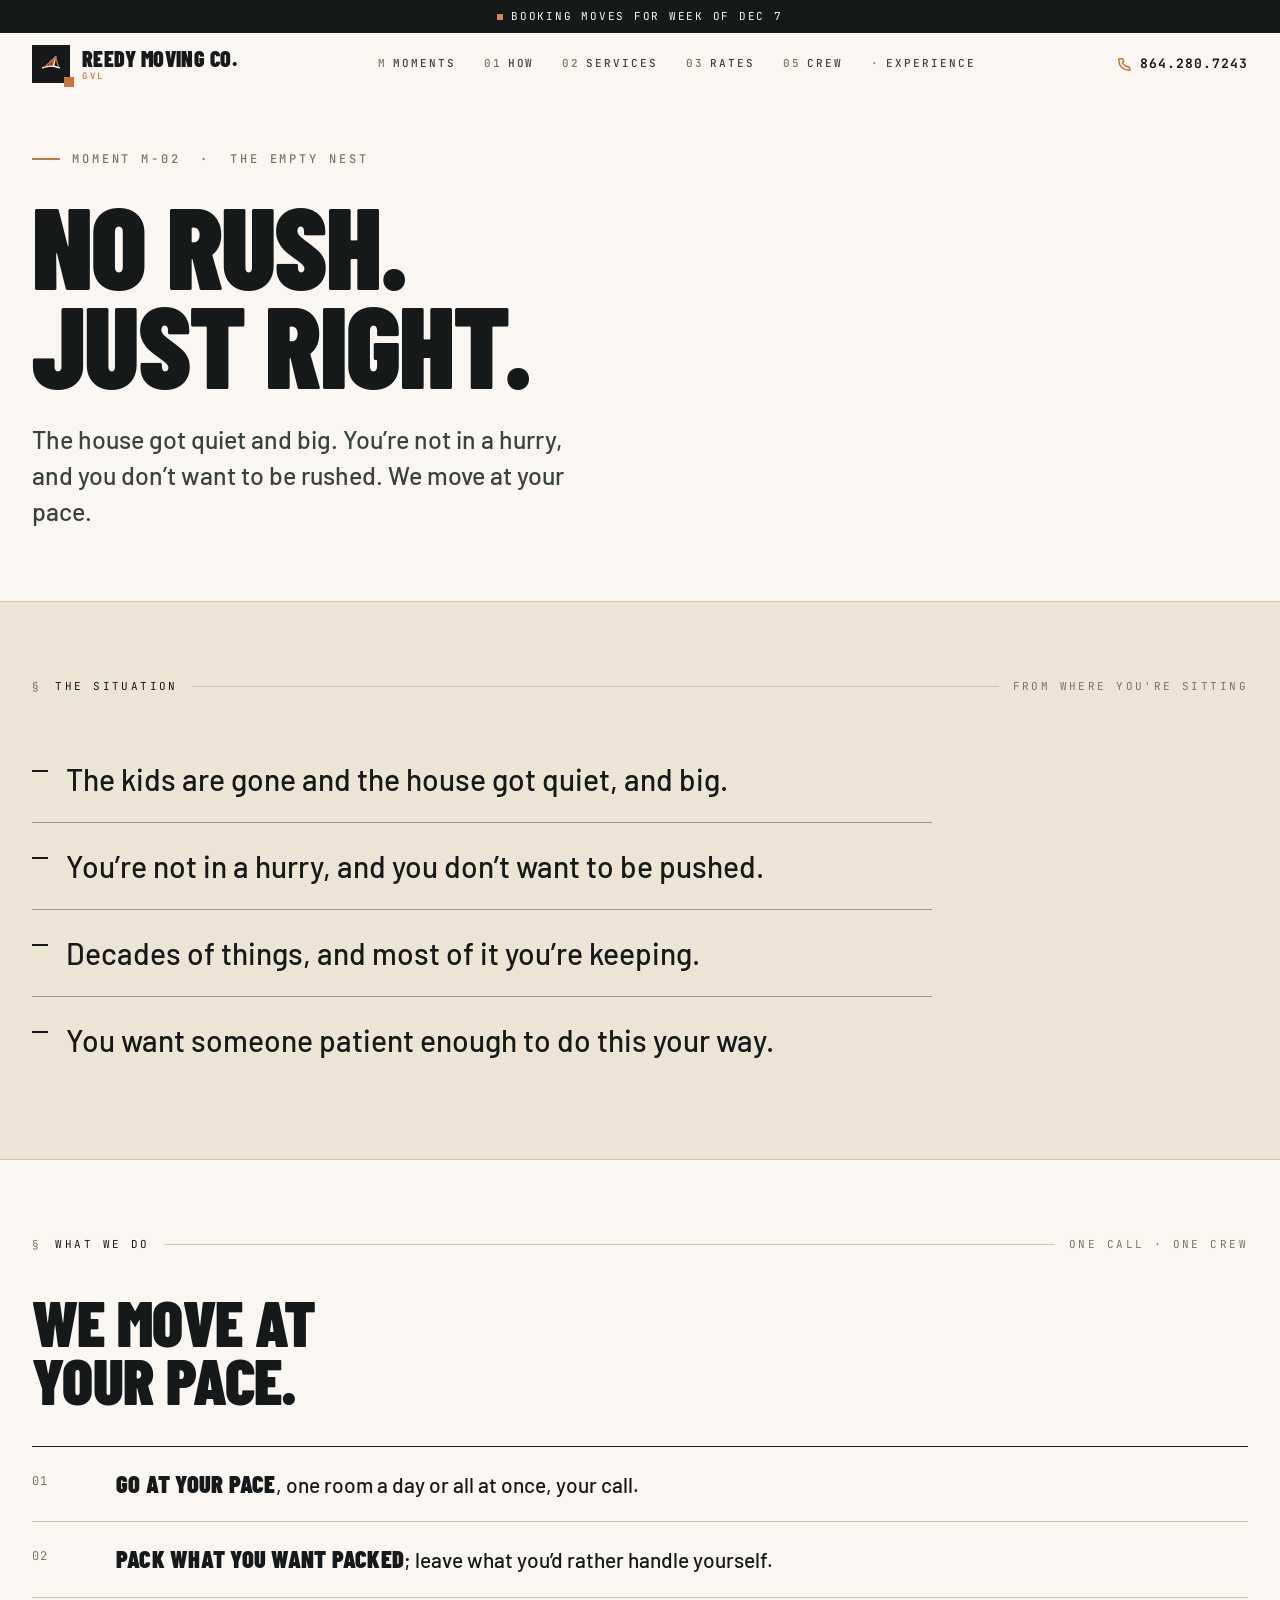
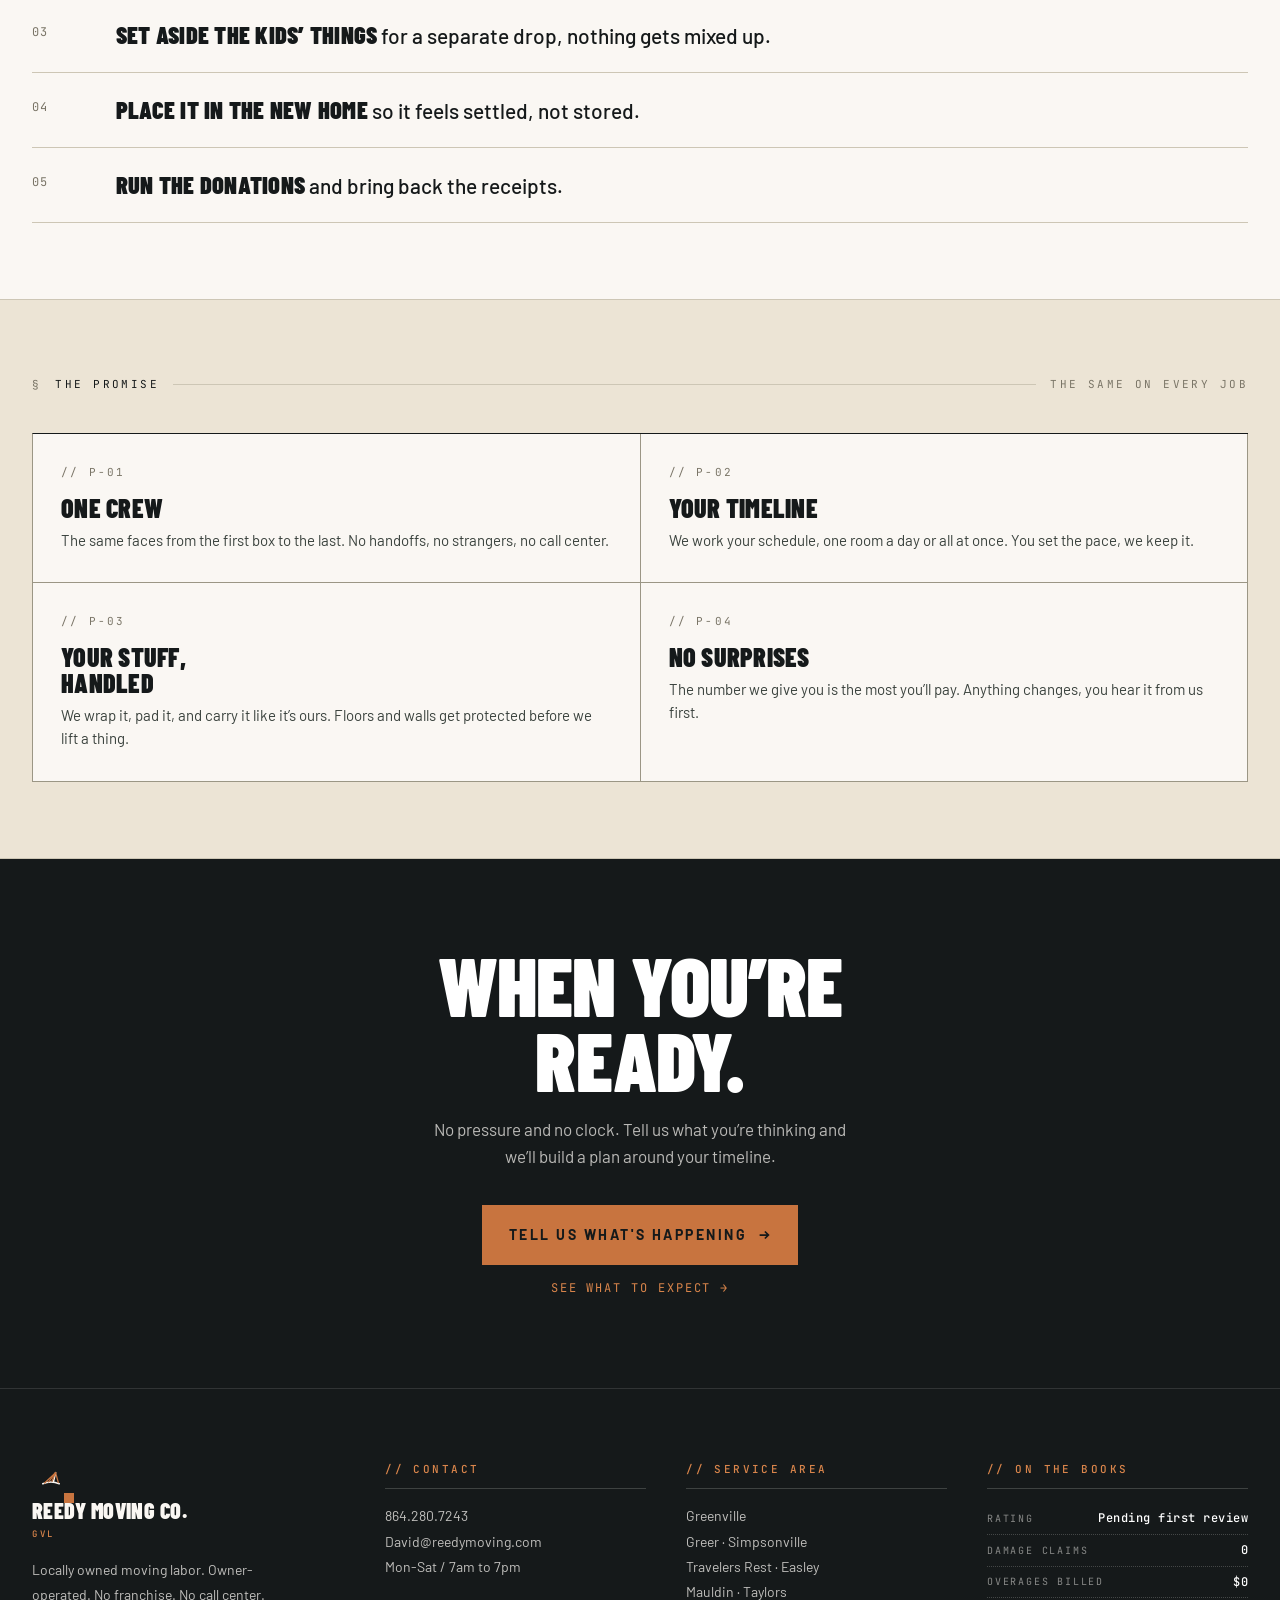
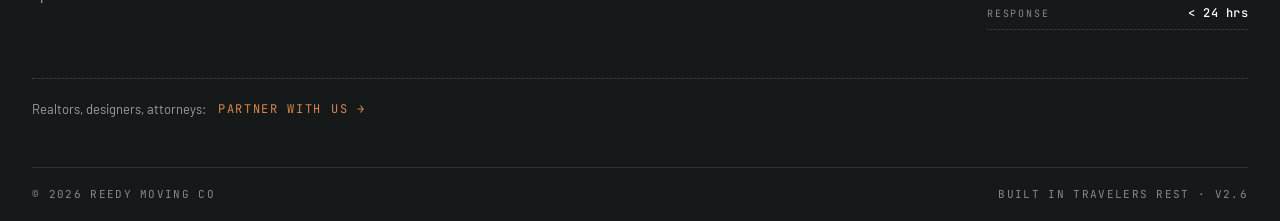
<file: moments/empty-nest.html>
<!doctype html>
<html lang="en">
<head>
<meta charset="utf-8" />
<meta name="viewport" content="width=device-width, initial-scale=1" />
<title>The Empty Nest | Reedy Moving Co.</title>
<link rel="icon" type="image/svg+xml" href="/favicon.svg">
<link rel="icon" type="image/png" sizes="32x32" href="/favicon-32.png">
<link rel="apple-touch-icon" href="/apple-touch-icon.png">
<meta name="theme-color" content="#15191a">
<meta name="description" content="When the house is too big and the timeline is yours. A patient crew that moves at your pace, packs what you want packed, and sets aside what’s going to the kids.">
<link rel="preconnect" href="https://fonts.googleapis.com">
<link rel="preconnect" href="https://fonts.gstatic.com" crossorigin>
<link href="https://fonts.googleapis.com/css2?family=Barlow+Condensed:wght@600;700;800;900&family=Barlow:ital,wght@0,400;0,500;0,600;0,700;1,400;1,500&family=JetBrains+Mono:wght@400;500;700&display=swap" rel="stylesheet">
<link rel="stylesheet" href="/site-shared.css">
<link rel="stylesheet" href="/moments.css">
</head>
<body>

<!-- ========== TOP TAPE ========== -->
<div class="topbar" data-screen-label="Topbar">
  <div class="topbar-inner">
    <span class="pulse" id="bookingBanner">Booking moves this week</span>
  </div>
</div>

<!-- ========== NAV ========== -->
<nav class="nav" id="nav" data-screen-label="Nav">
  <div class="nav-inner">
    <a href="/#top" class="logo" aria-label="Reedy Moving Co home">
      <span class="logo-mark" aria-hidden="true">
        <svg viewBox="0 0 24 24" fill="none" stroke="#faf7f3" stroke-width="1.8" stroke-linecap="round" stroke-linejoin="round">
          <path d="M3 16 Q12 12.4 21 16" stroke-width="1.7"/>
          <path d="M14.6 14.3 L17 4" stroke-width="1.7"/>
          <path d="M17 4 L5 15.3" stroke="#c8743f" stroke-width="1.4"/>
          <path d="M17 4 L9.4 14.1" stroke="#c8743f" stroke-width="1.4"/>
          <path d="M17 4 L13 13.4" stroke="#c8743f" stroke-width="1.4"/>
          <path d="M17 4 L20 14.9" stroke="#c8743f" stroke-width="1.4"/>
        </svg>
      </span>
      <span class="logo-word">Reedy Moving Co.<small>GVL</small></span>
    </a>
    <div class="nav-links" aria-label="Primary">
      <a href="/#moments"><span>M</span>Moments</a>
      <a href="/#how"><span>01</span>How</a>
      <a href="/#services"><span>02</span>Services</a>
      <a href="/#pricing"><span>03</span>Rates</a>
      <a href="/about"><span>05</span>Crew</a>
      <a href="/experience"><span>&middot;</span>Experience</a>
    </div>
    <a href="tel:8642807243" class="nav-phone" aria-label="Call Reedy Moving Co">
      <svg viewBox="0 0 16 16" fill="none" stroke="currentColor" stroke-width="1.6" stroke-linecap="round" stroke-linejoin="round" aria-hidden="true"><path d="M3 3h3l1.2 3-1.6 1.2a8 8 0 0 0 3.2 3.2L13 12l1 3v0h-2A10 10 0 0 1 2 5V3z"/></svg>
      864.280.7243
    </a>
  </div>
</nav>

<a id="top"></a>

<header class="mp-hero" data-screen-label="The Empty Nest · Headline">
  <div class="wrap">
    <div class="mp-eyebrow">Moment M-02 &nbsp;·&nbsp; The Empty Nest</div>
    <h1 class="display">No Rush.<br>Just Right.</h1>
    <p class="mp-sub">The house got quiet and big. You’re not in a hurry, and you don’t want to be rushed. We move at your pace.</p>
  </div>
</header>

<section class="mp-sec situation" data-screen-label="The Empty Nest · Situation">
  <div class="wrap">
    <div class="marker">
      <span>§</span><span class="n">The Situation</span>
      <span class="spacer"></span>
      <span>From where you're sitting</span>
    </div>
    <ul class="sit-list">
      <li>The kids are gone and the house got quiet, and big.</li>
      <li>You’re not in a hurry, and you don’t want to be pushed.</li>
      <li>Decades of things, and most of it you’re keeping.</li>
      <li>You want someone patient enough to do this your way.</li>
    </ul>
  </div>
</section>

<section class="mp-sec" data-screen-label="The Empty Nest · What We Do">
  <div class="wrap">
    <div class="marker">
      <span>§</span><span class="n">What We Do</span>
      <span class="spacer"></span>
      <span>One call · one crew</span>
    </div>
    <h2 class="display">We Move At<br>Your Pace.</h2>
    <div class="doList">
      <div class="do-row"><span class="idx">01</span><p><b>Go at your pace</b>, one room a day or all at once, your call.</p></div>
      <div class="do-row"><span class="idx">02</span><p><b>Pack what you want packed</b>; leave what you’d rather handle yourself.</p></div>
      <div class="do-row"><span class="idx">03</span><p><b>Set aside the kids’ things</b> for a separate drop, nothing gets mixed up.</p></div>
      <div class="do-row"><span class="idx">04</span><p><b>Place it in the new home</b> so it feels settled, not stored.</p></div>
      <div class="do-row"><span class="idx">05</span><p><b>Run the donations</b> and bring back the receipts.</p></div>
    </div>
  </div>
</section>

<section class="mp-sec promise" data-screen-label="The Empty Nest · Promise">
  <div class="wrap">
    <div class="marker">
      <span>§</span><span class="n">The Promise</span>
      <span class="spacer"></span>
      <span>The same on every job</span>
    </div>
    <div class="promise-grid">
      <div class="promise-cell">
        <div class="pc-id">// P-01</div>
        <h3>One Crew</h3>
        <p>The same faces from the first box to the last. No handoffs, no strangers, no call center.</p>
      </div>
      <div class="promise-cell">
        <div class="pc-id">// P-02</div>
        <h3>Your Timeline</h3>
        <p>We work your schedule, one room a day or all at once. You set the pace, we keep it.</p>
      </div>
      <div class="promise-cell">
        <div class="pc-id">// P-03</div>
        <h3>Your Stuff,<br>Handled</h3>
        <p>We wrap it, pad it, and carry it like it’s ours. Floors and walls get protected before we lift a thing.</p>
      </div>
      <div class="promise-cell">
        <div class="pc-id">// P-04</div>
        <h3>No Surprises</h3>
        <p>The number we give you is the most you’ll pay. Anything changes, you hear it from us first.</p>
      </div>
    </div>
  </div>
</section>

<!-- Proof section hidden until photography is in — uncomment to restore (add <img> per slot). -->
<!--
<section class="mp-sec" data-screen-label="The Empty Nest · Proof">
  <div class="wrap">
    <div class="marker">
      <span>§</span><span class="n">On The Job</span>
      <span class="spacer"></span>
      <span>Photography to come</span>
    </div>
    <div class="proof-grid">
      <div class="proof-slot">
        <span class="ps-tag">// PH-01 · Unhurried</span>
        <span class="ps-cap"><b>One box at a time</b>A calm room, one packed box among the things you’re keeping. No rush, no pressure.</span>
      </div>
      <div class="proof-slot">
        <span class="ps-tag">// PH-02 · Settled</span>
        <span class="ps-cap"><b>Home, not storage</b>The new place arranged the way you live, familiar, and ready.</span>
      </div>
    </div>
  </div>
</section>
-->

<section class="mp-cta" data-screen-label="The Empty Nest · CTA">
  <div class="wrap">
    <h2 class="display">When You’re<br>Ready.</h2>
    <p>No pressure and no clock. Tell us what you’re thinking and we’ll build a plan around your timeline.</p>
    <div class="cta-actions">
      <a href="/?moment=empty-nest#quote" class="btn btn-primary btn-lg">Tell Us What's Happening <svg class="arrow" width="16" height="16" viewBox="0 0 16 16" fill="none" stroke="currentColor" stroke-width="2"><path d="M3 8 H13 M9 4 L13 8 L9 12"/></svg></a>
      <a href="/experience" class="secondary">See what to expect &rarr;</a>
    </div>
  </div>
</section>

<footer data-screen-label="Footer">
  <div class="wrap">
    <div class="foot">
      <div class="col">
        <a href="/#top" class="logo" style="margin-bottom:18px">
          <span class="logo-mark" aria-hidden="true">
            <svg viewBox="0 0 24 24" fill="none" stroke="#faf7f3" stroke-width="1.8" stroke-linecap="round" stroke-linejoin="round"><path d="M3 16 Q12 12.4 21 16" stroke-width="1.7"/><path d="M14.6 14.3 L17 4" stroke-width="1.7"/><path d="M17 4 L5 15.3" stroke="#c8743f" stroke-width="1.4"/><path d="M17 4 L9.4 14.1" stroke="#c8743f" stroke-width="1.4"/><path d="M17 4 L13 13.4" stroke="#c8743f" stroke-width="1.4"/><path d="M17 4 L20 14.9" stroke="#c8743f" stroke-width="1.4"/></svg>
          </span>
          <span class="logo-word">Reedy Moving Co.<small style="color:var(--rust-hover)">GVL</small></span>
        </a>
        <p style="margin-top:14px;max-width:32ch">Locally owned moving labor. Owner-operated. No franchise. No call center.</p>
      </div>
      <div class="col">
        <h5>// Contact</h5>
        <a href="tel:8642807243">864.280.7243</a>
        <a href="mailto:David@reedymoving.com">David@reedymoving.com</a>
        <p>Mon-Sat / 7am to 7pm</p>
      </div>
      <div class="col">
        <h5>// Service Area</h5>
        <p>Greenville</p>
        <p>Greer &middot; Simpsonville</p>
        <p>Travelers Rest &middot; Easley</p>
        <p>Mauldin &middot; Taylors</p>
      </div>
      <div class="col">
        <h5>// On the books</h5>
        <div class="foot-mono">
          <div><span class="k">Rating</span><span class="v">Pending first review</span></div>
          <div><span class="k">Damage claims</span><span class="v">0</span></div>
          <div><span class="k">Overages billed</span><span class="v">$0</span></div>
          <div><span class="k">Response</span><span class="v">&lt; 24 hrs</span></div>
        </div>
      </div>
      <div class="foot-partner">
        <span class="lead">Realtors, designers, attorneys:</span>
        <a href="/partners">partner with us &rarr;</a>
      </div>
    </div>
    <div class="foot-bar">
      <span class="pulse">&copy; 2026 Reedy Moving Co</span>
      <span>Built in Travelers Rest &middot; v2.6</span>
    </div>
  </div>
</footer>

<div class="mobile-cta" aria-label="Quick actions">
  <a href="tel:8642807243" class="m-call">
    <svg viewBox="0 0 16 16" fill="none" stroke="currentColor" stroke-width="1.8" stroke-linecap="round" stroke-linejoin="round"><path d="M3 3h3l1.2 3-1.6 1.2a8 8 0 0 0 3.2 3.2L13 12l1 3v0h-2A10 10 0 0 1 2 5V3z"/></svg>
    Call
  </a>
  <a href="/?moment=empty-nest#quote" class="m-quote">Tell Us What's Happening <svg class="arrow" width="16" height="16" viewBox="0 0 16 16" fill="none" stroke="currentColor" stroke-width="2"><path d="M3 8 H13 M9 4 L13 8 L9 12"/></svg></a>
</div>

<script>
  const nav = document.getElementById('nav');
  const onScroll = () => nav.classList.toggle('scrolled', window.scrollY > 8);
  document.addEventListener('scroll', onScroll, {passive:true});
  onScroll();
  (() => { try {
    const el = document.getElementById('bookingBanner'); if(!el) return;
    const d = new Date(); const diff = (1 - d.getDay() + 7) % 7;
    const t = new Date(d); t.setDate(d.getDate() + diff);
    el.textContent = 'Booking moves for week of ' + t.toLocaleString('en-US',{month:'short'}) + ' ' + t.getDate();
  } catch(_){} })();
</script>
</body>
</html>
</file>
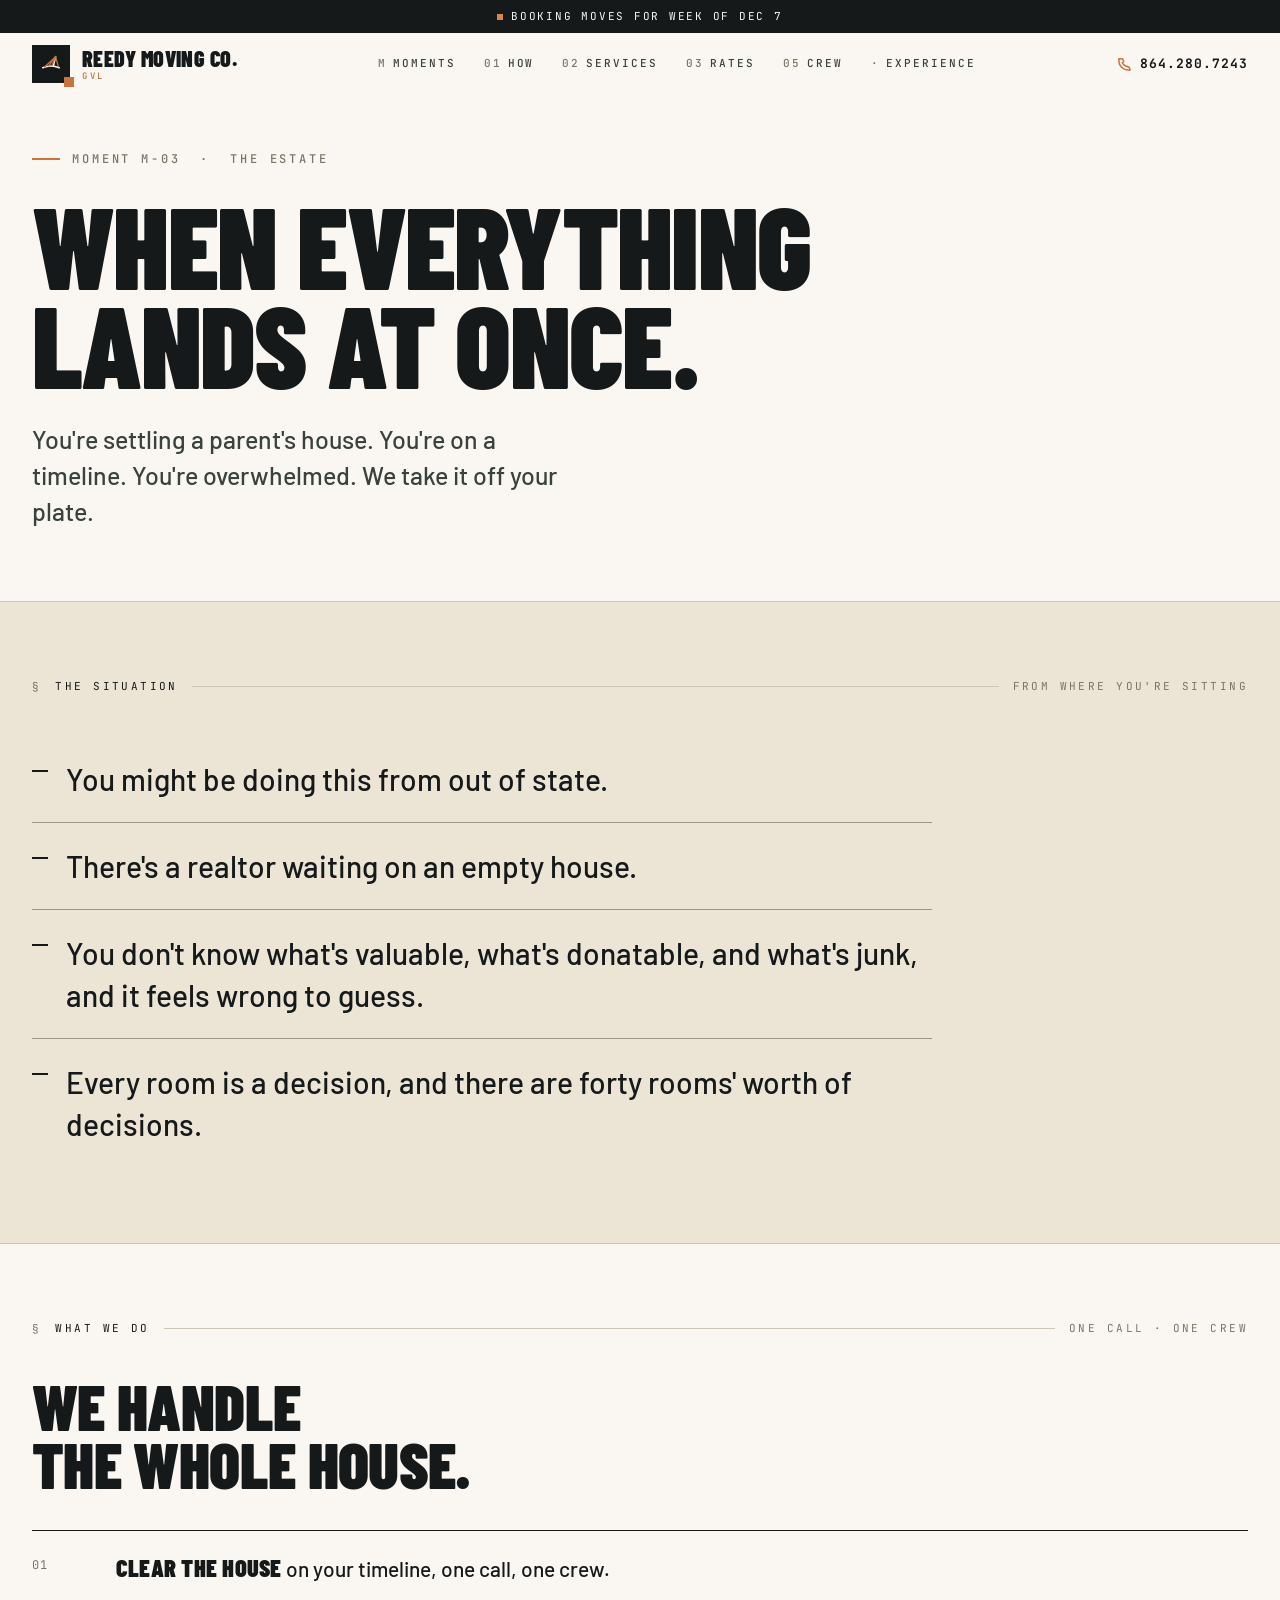
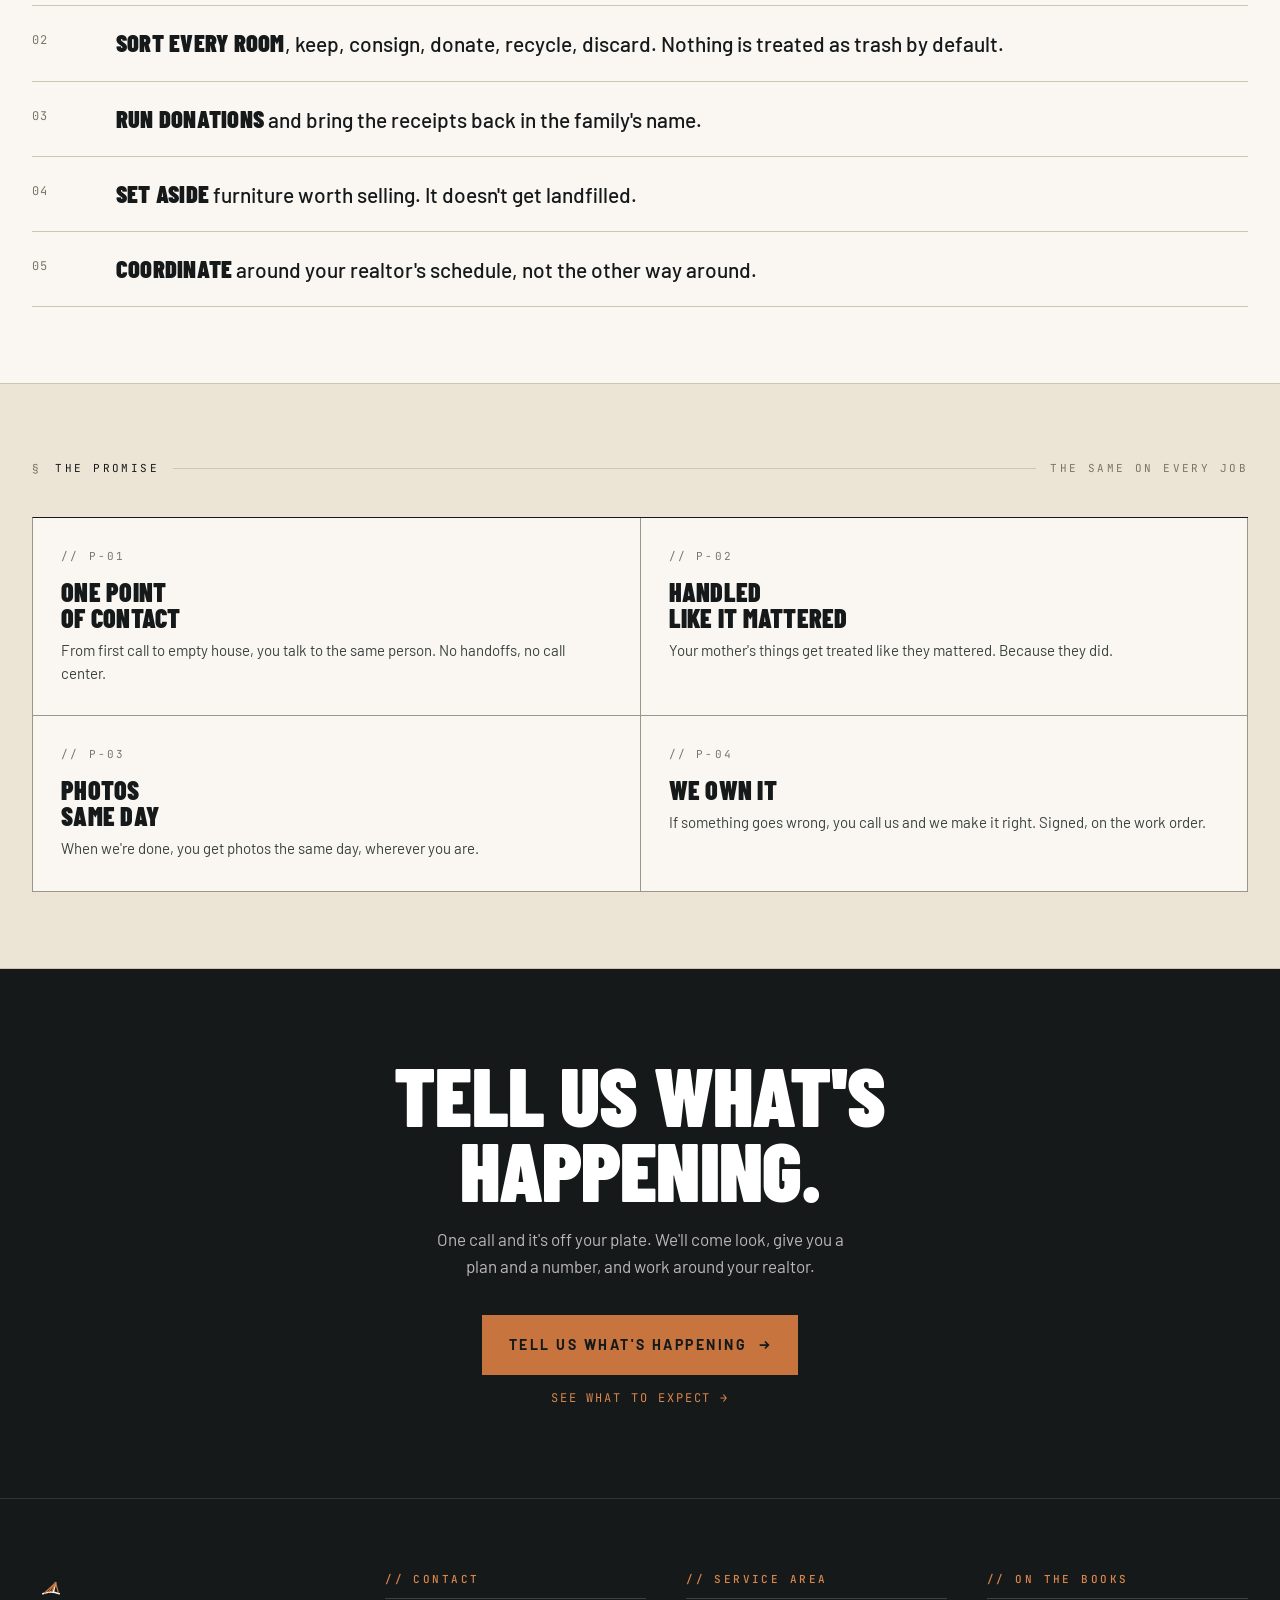
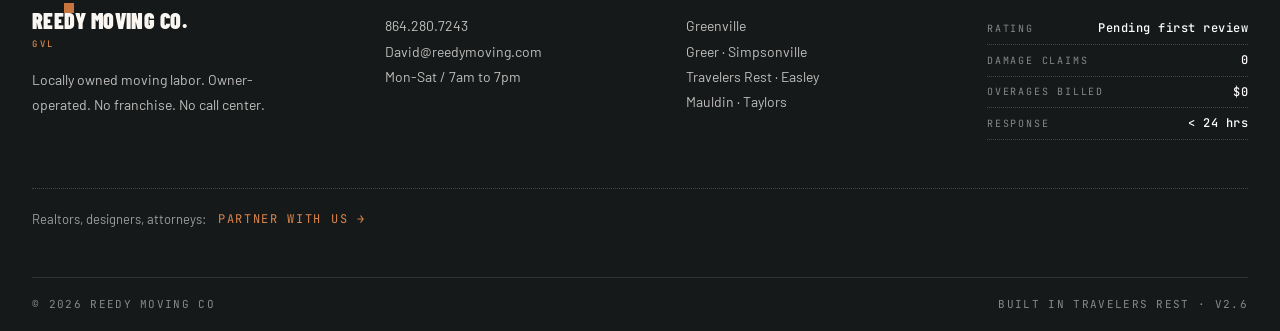
<file: moments/estate.html>
<!doctype html>
<html lang="en">
<head>
<meta charset="utf-8" />
<meta name="viewport" content="width=device-width, initial-scale=1" />
<title>The Estate | Reedy Moving Co.</title>
<link rel="icon" type="image/svg+xml" href="/favicon.svg">
<link rel="icon" type="image/png" sizes="32x32" href="/favicon-32.png">
<link rel="apple-touch-icon" href="/apple-touch-icon.png">
<meta name="theme-color" content="#15191a">
<meta name="description" content="Settling a parent's house on a timeline. One crew, one call, we clear the house with care, sort keep/consign/donate/discard, and coordinate around your realtor.">
<link rel="preconnect" href="https://fonts.googleapis.com">
<link rel="preconnect" href="https://fonts.gstatic.com" crossorigin>
<link href="https://fonts.googleapis.com/css2?family=Barlow+Condensed:wght@600;700;800;900&family=Barlow:ital,wght@0,400;0,500;0,600;0,700;1,400;1,500&family=JetBrains+Mono:wght@400;500;700&display=swap" rel="stylesheet">
<link rel="stylesheet" href="/site-shared.css">
<link rel="stylesheet" href="/moments.css">
</head>
<body>

<!-- ========== TOP TAPE ========== -->
<div class="topbar" data-screen-label="Topbar">
  <div class="topbar-inner">
    <span class="pulse" id="bookingBanner">Booking moves this week</span>
  </div>
</div>

<!-- ========== NAV ========== -->
<nav class="nav" id="nav" data-screen-label="Nav">
  <div class="nav-inner">
    <a href="/#top" class="logo" aria-label="Reedy Moving Co home">
      <span class="logo-mark" aria-hidden="true">
        <svg viewBox="0 0 24 24" fill="none" stroke="#faf7f3" stroke-width="1.8" stroke-linecap="round" stroke-linejoin="round">
          <path d="M3 16 Q12 12.4 21 16" stroke-width="1.7"/>
          <path d="M14.6 14.3 L17 4" stroke-width="1.7"/>
          <path d="M17 4 L5 15.3" stroke="#c8743f" stroke-width="1.4"/>
          <path d="M17 4 L9.4 14.1" stroke="#c8743f" stroke-width="1.4"/>
          <path d="M17 4 L13 13.4" stroke="#c8743f" stroke-width="1.4"/>
          <path d="M17 4 L20 14.9" stroke="#c8743f" stroke-width="1.4"/>
        </svg>
      </span>
      <span class="logo-word">Reedy Moving Co.<small>GVL</small></span>
    </a>
    <div class="nav-links" aria-label="Primary">
      <a href="/#moments"><span>M</span>Moments</a>
      <a href="/#how"><span>01</span>How</a>
      <a href="/#services"><span>02</span>Services</a>
      <a href="/#pricing"><span>03</span>Rates</a>
      <a href="/about"><span>05</span>Crew</a>
      <a href="/experience"><span>&middot;</span>Experience</a>
    </div>
    <a href="tel:8642807243" class="nav-phone" aria-label="Call Reedy Moving Co">
      <svg viewBox="0 0 16 16" fill="none" stroke="currentColor" stroke-width="1.6" stroke-linecap="round" stroke-linejoin="round" aria-hidden="true"><path d="M3 3h3l1.2 3-1.6 1.2a8 8 0 0 0 3.2 3.2L13 12l1 3v0h-2A10 10 0 0 1 2 5V3z"/></svg>
      864.280.7243
    </a>
  </div>
</nav>

<a id="top"></a>

<!-- ========== 1 · HEADLINE BLOCK ========== -->
<header class="mp-hero" data-screen-label="Estate · Headline">
  <div class="wrap">
    <div class="mp-eyebrow">Moment M-03 &nbsp;·&nbsp; The Estate</div>
    <h1 class="display">When Everything<br>Lands At Once.</h1>
    <p class="mp-sub">You're settling a parent's house. You're on a timeline. You're overwhelmed. We take it off your plate.</p>
  </div>
</header>

<!-- ========== 2 · THE SITUATION ========== -->
<section class="mp-sec situation" data-screen-label="Estate · Situation">
  <div class="wrap">
    <div class="marker">
      <span>§</span><span class="n">The Situation</span>
      <span class="spacer"></span>
      <span>From where you're sitting</span>
    </div>
    <ul class="sit-list">
      <li>You might be doing this from out of state.</li>
      <li>There's a realtor waiting on an empty house.</li>
      <li>You don't know what's valuable, what's donatable, and what's junk, and it feels wrong to guess.</li>
      <li>Every room is a decision, and there are forty rooms' worth of decisions.</li>
    </ul>
  </div>
</section>

<!-- ========== 3 · WHAT WE DO ========== -->
<section class="mp-sec" data-screen-label="Estate · What We Do">
  <div class="wrap">
    <div class="marker">
      <span>§</span><span class="n">What We Do</span>
      <span class="spacer"></span>
      <span>One call · one crew</span>
    </div>
    <h2 class="display">We Handle<br>The Whole House.</h2>
    <div class="doList">
      <div class="do-row"><span class="idx">01</span><p><b>Clear the house</b> on your timeline, one call, one crew.</p></div>
      <div class="do-row"><span class="idx">02</span><p><b>Sort every room</b>, keep, consign, donate, recycle, discard. Nothing is treated as trash by default.</p></div>
      <div class="do-row"><span class="idx">03</span><p><b>Run donations</b> and bring the receipts back in the family's name.</p></div>
      <div class="do-row"><span class="idx">04</span><p><b>Set aside</b> furniture worth selling. It doesn't get landfilled.</p></div>
      <div class="do-row"><span class="idx">05</span><p><b>Coordinate</b> around your realtor's schedule, not the other way around.</p></div>
    </div>
  </div>
</section>

<!-- ========== 4 · THE PROMISE ========== -->
<section class="mp-sec promise" data-screen-label="Estate · Promise">
  <div class="wrap">
    <div class="marker">
      <span>§</span><span class="n">The Promise</span>
      <span class="spacer"></span>
      <span>The same on every job</span>
    </div>
    <div class="promise-grid">
      <div class="promise-cell">
        <div class="pc-id">// P-01</div>
        <h3>One Point<br>Of Contact</h3>
        <p>From first call to empty house, you talk to the same person. No handoffs, no call center.</p>
      </div>
      <div class="promise-cell">
        <div class="pc-id">// P-02</div>
        <h3>Handled<br>Like It Mattered</h3>
        <p>Your mother's things get treated like they mattered. Because they did.</p>
      </div>
      <div class="promise-cell">
        <div class="pc-id">// P-03</div>
        <h3>Photos<br>Same Day</h3>
        <p>When we're done, you get photos the same day, wherever you are.</p>
      </div>
      <div class="promise-cell">
        <div class="pc-id">// P-04</div>
        <h3>We Own It</h3>
        <p>If something goes wrong, you call us and we make it right. Signed, on the work order.</p>
      </div>
    </div>
  </div>
</section>

<!-- ========== 5 · VISUAL PROOF ========== -->
<!-- Proof section hidden until photography is in — uncomment to restore (add <img> per slot). -->
<!--
<section class="mp-sec" data-screen-label="Estate · Proof">
  <div class="wrap">
    <div class="marker">
      <span>§</span><span class="n">On The Job</span>
      <span class="spacer"></span>
      <span>Photography to come</span>
    </div>
    <div class="proof-grid">
      <div class="proof-slot">
        <span class="ps-tag">// PH-01 · Care</span>
        <span class="ps-cap"><b>Wrapped &amp; labeled</b>Hands wrapping a framed photo; handwritten label on the box. The care is the point.</span>
      </div>
      <div class="proof-slot">
        <span class="ps-tag">// PH-02 · Sorted</span>
        <span class="ps-cap"><b>Keep · consign · donate</b>A sorted room, boxes marked by destination, donation receipts on the counter.</span>
      </div>
    </div>
  </div>
</section>
-->

<!-- ========== 6 · CTA BAND ========== -->
<section class="mp-cta" data-screen-label="Estate · CTA">
  <div class="wrap">
    <h2 class="display">Tell Us What's<br>Happening.</h2>
    <p>One call and it's off your plate. We'll come look, give you a plan and a number, and work around your realtor.</p>
    <div class="cta-actions">
      <a href="/?moment=estate#quote" class="btn btn-primary btn-lg">Tell Us What's Happening
        <svg class="arrow" width="16" height="16" viewBox="0 0 16 16" fill="none" stroke="currentColor" stroke-width="2"><path d="M3 8 H13 M9 4 L13 8 L9 12"/></svg>
      </a>
      <a href="/experience" class="secondary">See what to expect &rarr;</a>
    </div>
  </div>
</section>

<!-- ========== FOOTER ========== -->
<footer data-screen-label="Footer">
  <div class="wrap">
    <div class="foot">
      <div class="col">
        <a href="/#top" class="logo" style="margin-bottom:18px">
          <span class="logo-mark" aria-hidden="true">
            <svg viewBox="0 0 24 24" fill="none" stroke="#faf7f3" stroke-width="1.8" stroke-linecap="round" stroke-linejoin="round"><path d="M3 16 Q12 12.4 21 16" stroke-width="1.7"/><path d="M14.6 14.3 L17 4" stroke-width="1.7"/><path d="M17 4 L5 15.3" stroke="#c8743f" stroke-width="1.4"/><path d="M17 4 L9.4 14.1" stroke="#c8743f" stroke-width="1.4"/><path d="M17 4 L13 13.4" stroke="#c8743f" stroke-width="1.4"/><path d="M17 4 L20 14.9" stroke="#c8743f" stroke-width="1.4"/></svg>
          </span>
          <span class="logo-word">Reedy Moving Co.<small style="color:var(--rust-hover)">GVL</small></span>
        </a>
        <p style="margin-top:14px;max-width:32ch">Locally owned moving labor. Owner-operated. No franchise. No call center.</p>
      </div>
      <div class="col">
        <h5>// Contact</h5>
        <a href="tel:8642807243">864.280.7243</a>
        <a href="mailto:David@reedymoving.com">David@reedymoving.com</a>
        <p>Mon-Sat / 7am to 7pm</p>
      </div>
      <div class="col">
        <h5>// Service Area</h5>
        <p>Greenville</p>
        <p>Greer &middot; Simpsonville</p>
        <p>Travelers Rest &middot; Easley</p>
        <p>Mauldin &middot; Taylors</p>
      </div>
      <div class="col">
        <h5>// On the books</h5>
        <div class="foot-mono">
          <div><span class="k">Rating</span><span class="v">Pending first review</span></div>
          <div><span class="k">Damage claims</span><span class="v">0</span></div>
          <div><span class="k">Overages billed</span><span class="v">$0</span></div>
          <div><span class="k">Response</span><span class="v">&lt; 24 hrs</span></div>
        </div>
      </div>
      <div class="foot-partner">
        <span class="lead">Realtors, designers, attorneys:</span>
        <a href="/partners">partner with us &rarr;</a>
      </div>
    </div>
    <div class="foot-bar">
      <span class="pulse">&copy; 2026 Reedy Moving Co</span>
      <span>Built in Travelers Rest &middot; v2.6</span>
    </div>
  </div>
</footer>

<!-- Mobile sticky action bar -->
<div class="mobile-cta" aria-label="Quick actions">
  <a href="tel:8642807243" class="m-call">
    <svg viewBox="0 0 16 16" fill="none" stroke="currentColor" stroke-width="1.8" stroke-linecap="round" stroke-linejoin="round"><path d="M3 3h3l1.2 3-1.6 1.2a8 8 0 0 0 3.2 3.2L13 12l1 3v0h-2A10 10 0 0 1 2 5V3z"/></svg>
    Call
  </a>
  <a href="/?moment=estate#quote" class="m-quote">
    Tell Us What's Happening
    <svg viewBox="0 0 16 16" fill="none" stroke="currentColor" stroke-width="2"><path d="M3 8 H13 M9 4 L13 8 L9 12"/></svg>
  </a>
</div>

<script>
  const nav = document.getElementById('nav');
  const onScroll = () => nav.classList.toggle('scrolled', window.scrollY > 8);
  document.addEventListener('scroll', onScroll, {passive:true});
  onScroll();
  (() => { try {
    const el = document.getElementById('bookingBanner'); if(!el) return;
    const d = new Date(); const diff = (1 - d.getDay() + 7) % 7;
    const t = new Date(d); t.setDate(d.getDate() + diff);
    el.textContent = 'Booking moves for week of ' + t.toLocaleString('en-US',{month:'short'}) + ' ' + t.getDate();
  } catch(_){} })();
</script>
</body>
</html>
</file>
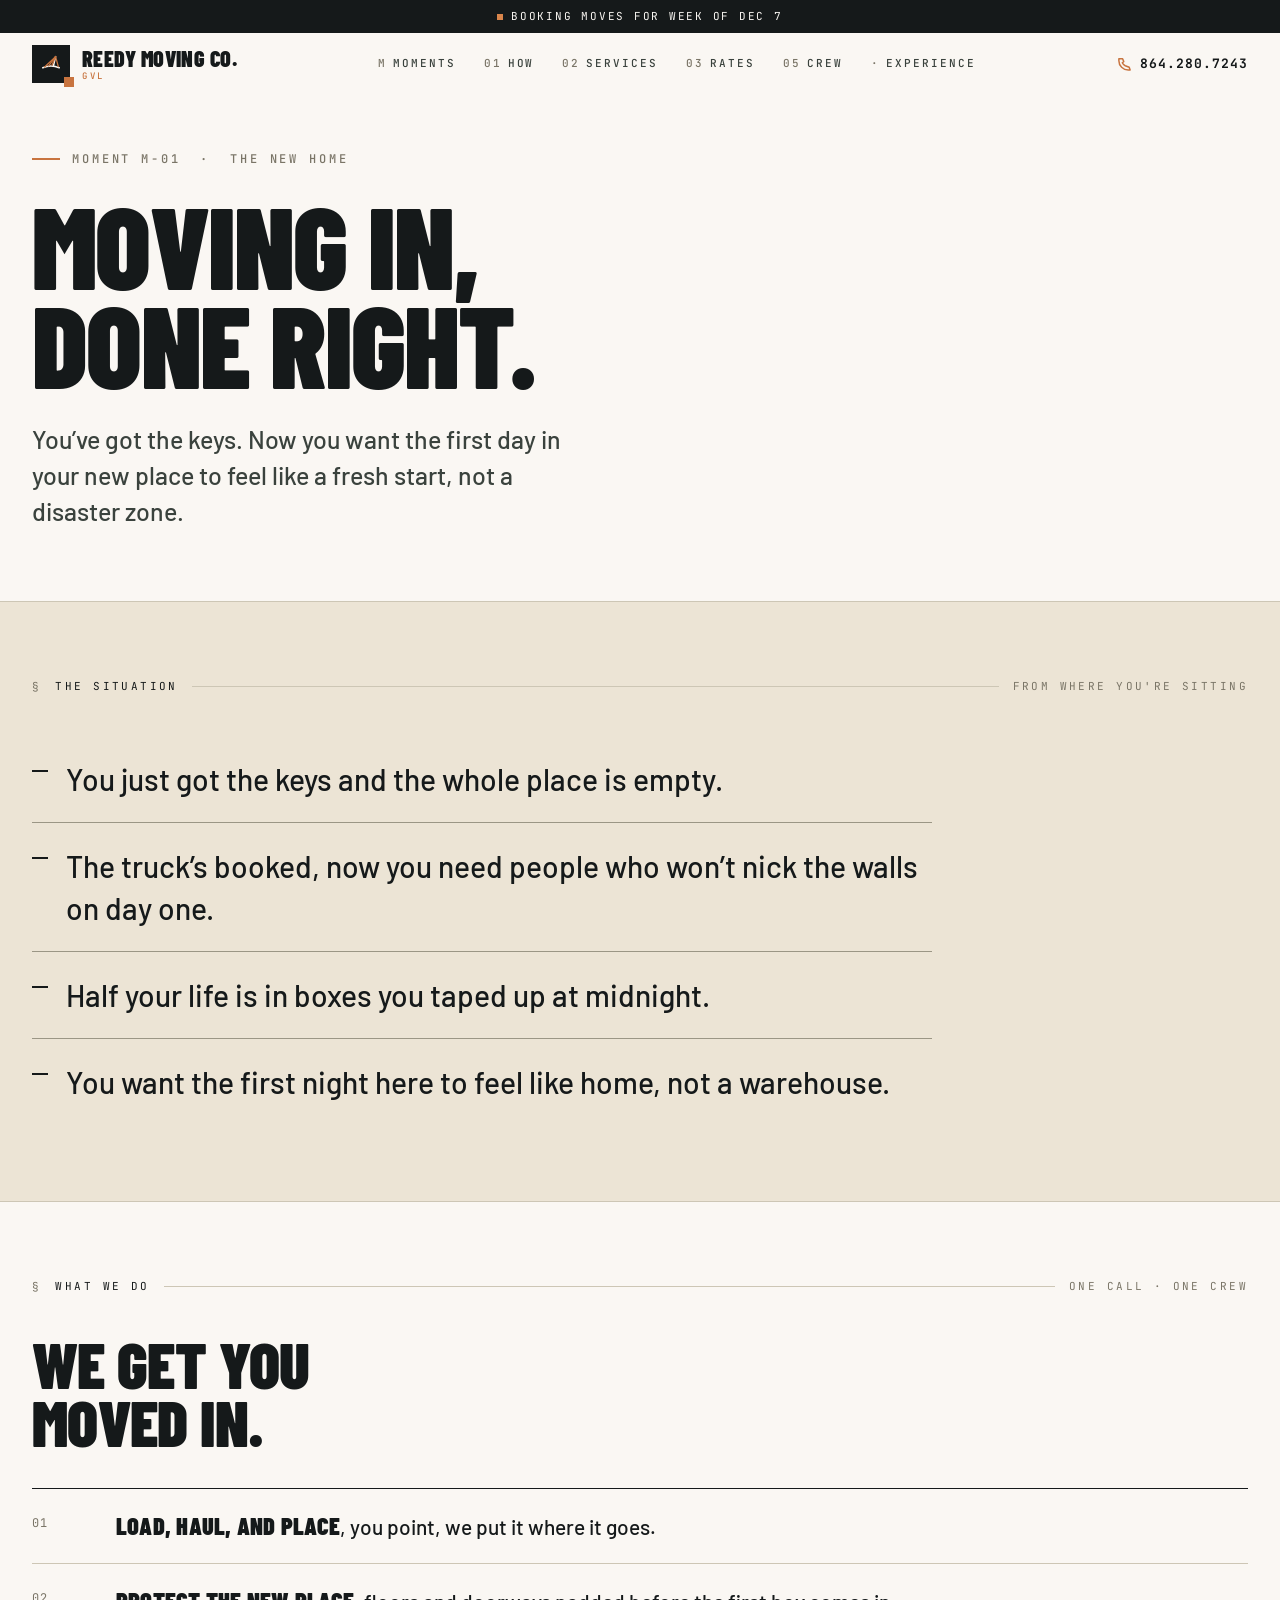
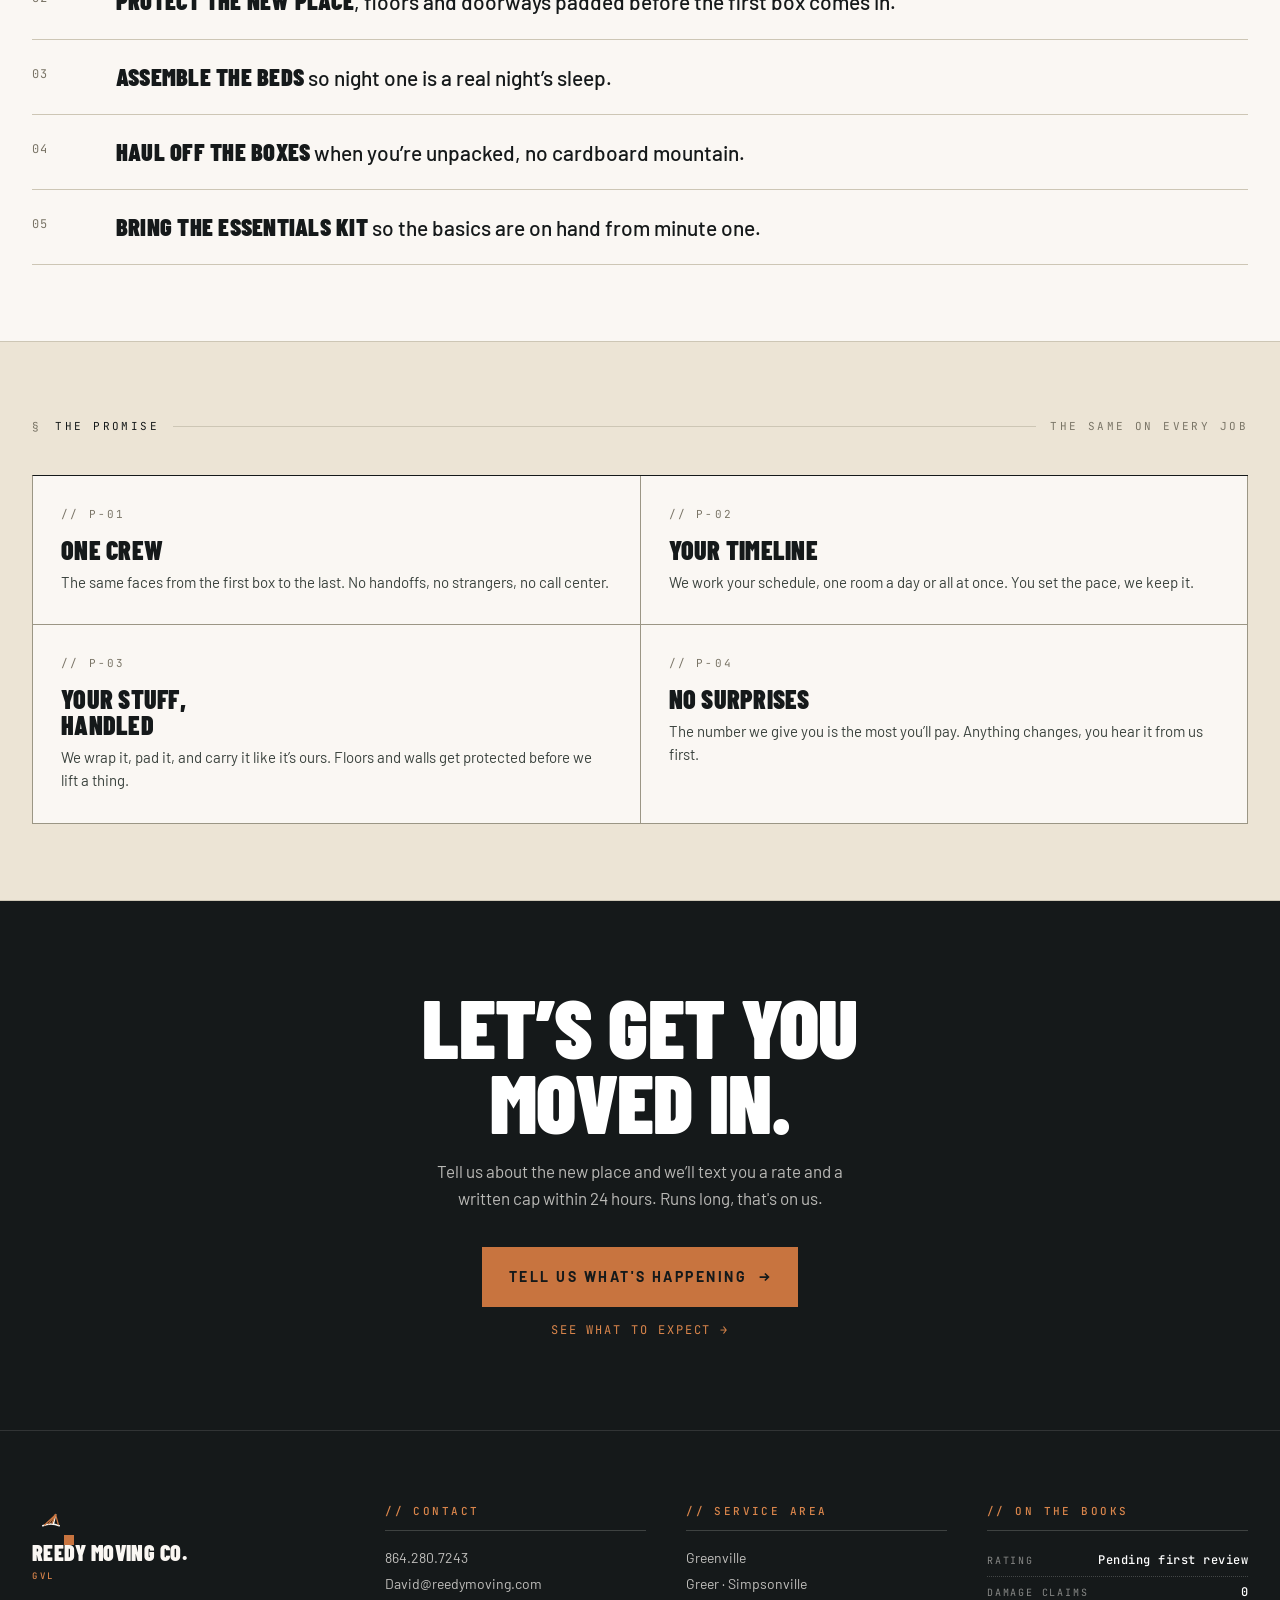
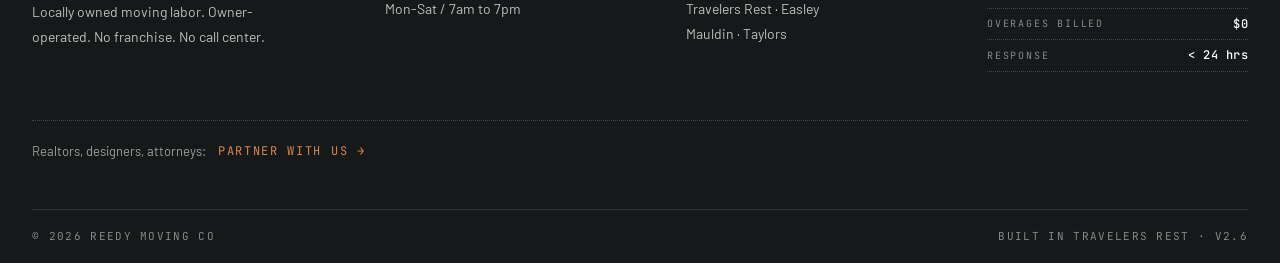
<file: moments/new-home.html>
<!doctype html>
<html lang="en">
<head>
<meta charset="utf-8" />
<meta name="viewport" content="width=device-width, initial-scale=1" />
<title>The New Home | Reedy Moving Co.</title>
<link rel="icon" type="image/svg+xml" href="/favicon.svg">
<link rel="icon" type="image/png" sizes="32x32" href="/favicon-32.png">
<link rel="apple-touch-icon" href="/apple-touch-icon.png">
<meta name="theme-color" content="#15191a">
<meta name="description" content="Moving into a new place deserves more than a truck and a quote. One crew who protects your new floors, places every box, and makes night one feel like home.">
<link rel="preconnect" href="https://fonts.googleapis.com">
<link rel="preconnect" href="https://fonts.gstatic.com" crossorigin>
<link href="https://fonts.googleapis.com/css2?family=Barlow+Condensed:wght@600;700;800;900&family=Barlow:ital,wght@0,400;0,500;0,600;0,700;1,400;1,500&family=JetBrains+Mono:wght@400;500;700&display=swap" rel="stylesheet">
<link rel="stylesheet" href="/site-shared.css">
<link rel="stylesheet" href="/moments.css">
</head>
<body>

<!-- ========== TOP TAPE ========== -->
<div class="topbar" data-screen-label="Topbar">
  <div class="topbar-inner">
    <span class="pulse" id="bookingBanner">Booking moves this week</span>
  </div>
</div>

<!-- ========== NAV ========== -->
<nav class="nav" id="nav" data-screen-label="Nav">
  <div class="nav-inner">
    <a href="/#top" class="logo" aria-label="Reedy Moving Co home">
      <span class="logo-mark" aria-hidden="true">
        <svg viewBox="0 0 24 24" fill="none" stroke="#faf7f3" stroke-width="1.8" stroke-linecap="round" stroke-linejoin="round">
          <path d="M3 16 Q12 12.4 21 16" stroke-width="1.7"/>
          <path d="M14.6 14.3 L17 4" stroke-width="1.7"/>
          <path d="M17 4 L5 15.3" stroke="#c8743f" stroke-width="1.4"/>
          <path d="M17 4 L9.4 14.1" stroke="#c8743f" stroke-width="1.4"/>
          <path d="M17 4 L13 13.4" stroke="#c8743f" stroke-width="1.4"/>
          <path d="M17 4 L20 14.9" stroke="#c8743f" stroke-width="1.4"/>
        </svg>
      </span>
      <span class="logo-word">Reedy Moving Co.<small>GVL</small></span>
    </a>
    <div class="nav-links" aria-label="Primary">
      <a href="/#moments"><span>M</span>Moments</a>
      <a href="/#how"><span>01</span>How</a>
      <a href="/#services"><span>02</span>Services</a>
      <a href="/#pricing"><span>03</span>Rates</a>
      <a href="/about"><span>05</span>Crew</a>
      <a href="/experience"><span>&middot;</span>Experience</a>
    </div>
    <a href="tel:8642807243" class="nav-phone" aria-label="Call Reedy Moving Co">
      <svg viewBox="0 0 16 16" fill="none" stroke="currentColor" stroke-width="1.6" stroke-linecap="round" stroke-linejoin="round" aria-hidden="true"><path d="M3 3h3l1.2 3-1.6 1.2a8 8 0 0 0 3.2 3.2L13 12l1 3v0h-2A10 10 0 0 1 2 5V3z"/></svg>
      864.280.7243
    </a>
  </div>
</nav>

<a id="top"></a>

<header class="mp-hero" data-screen-label="The New Home · Headline">
  <div class="wrap">
    <div class="mp-eyebrow">Moment M-01 &nbsp;·&nbsp; The New Home</div>
    <h1 class="display">Moving In,<br>Done Right.</h1>
    <p class="mp-sub">You’ve got the keys. Now you want the first day in your new place to feel like a fresh start, not a disaster zone.</p>
  </div>
</header>

<section class="mp-sec situation" data-screen-label="The New Home · Situation">
  <div class="wrap">
    <div class="marker">
      <span>§</span><span class="n">The Situation</span>
      <span class="spacer"></span>
      <span>From where you're sitting</span>
    </div>
    <ul class="sit-list">
      <li>You just got the keys and the whole place is empty.</li>
      <li>The truck’s booked, now you need people who won’t nick the walls on day one.</li>
      <li>Half your life is in boxes you taped up at midnight.</li>
      <li>You want the first night here to feel like home, not a warehouse.</li>
    </ul>
  </div>
</section>

<section class="mp-sec" data-screen-label="The New Home · What We Do">
  <div class="wrap">
    <div class="marker">
      <span>§</span><span class="n">What We Do</span>
      <span class="spacer"></span>
      <span>One call · one crew</span>
    </div>
    <h2 class="display">We Get You<br>Moved In.</h2>
    <div class="doList">
      <div class="do-row"><span class="idx">01</span><p><b>Load, haul, and place</b>, you point, we put it where it goes.</p></div>
      <div class="do-row"><span class="idx">02</span><p><b>Protect the new place</b>, floors and doorways padded before the first box comes in.</p></div>
      <div class="do-row"><span class="idx">03</span><p><b>Assemble the beds</b> so night one is a real night’s sleep.</p></div>
      <div class="do-row"><span class="idx">04</span><p><b>Haul off the boxes</b> when you’re unpacked, no cardboard mountain.</p></div>
      <div class="do-row"><span class="idx">05</span><p><b>Bring the essentials kit</b> so the basics are on hand from minute one.</p></div>
    </div>
  </div>
</section>

<section class="mp-sec promise" data-screen-label="The New Home · Promise">
  <div class="wrap">
    <div class="marker">
      <span>§</span><span class="n">The Promise</span>
      <span class="spacer"></span>
      <span>The same on every job</span>
    </div>
    <div class="promise-grid">
      <div class="promise-cell">
        <div class="pc-id">// P-01</div>
        <h3>One Crew</h3>
        <p>The same faces from the first box to the last. No handoffs, no strangers, no call center.</p>
      </div>
      <div class="promise-cell">
        <div class="pc-id">// P-02</div>
        <h3>Your Timeline</h3>
        <p>We work your schedule, one room a day or all at once. You set the pace, we keep it.</p>
      </div>
      <div class="promise-cell">
        <div class="pc-id">// P-03</div>
        <h3>Your Stuff,<br>Handled</h3>
        <p>We wrap it, pad it, and carry it like it’s ours. Floors and walls get protected before we lift a thing.</p>
      </div>
      <div class="promise-cell">
        <div class="pc-id">// P-04</div>
        <h3>No Surprises</h3>
        <p>The number we give you is the most you’ll pay. Anything changes, you hear it from us first.</p>
      </div>
    </div>
  </div>
</section>

<!-- Proof section hidden until photography is in — uncomment to restore (add <img> per slot). -->
<!--
<section class="mp-sec" data-screen-label="The New Home · Proof">
  <div class="wrap">
    <div class="marker">
      <span>§</span><span class="n">On The Job</span>
      <span class="spacer"></span>
      <span>Photography to come</span>
    </div>
    <div class="proof-grid">
      <div class="proof-slot">
        <span class="ps-tag">// PH-01 · Day one</span>
        <span class="ps-cap"><b>Keys &amp; first box</b>Doorway light, keys on the counter, the first box crossing the threshold. A fresh start.</span>
      </div>
      <div class="proof-slot">
        <span class="ps-tag">// PH-02 · Placed</span>
        <span class="ps-cap"><b>Right where it goes</b>Furniture set, beds built, rooms ready to live in, not a stack to sort later.</span>
      </div>
    </div>
  </div>
</section>
-->

<section class="mp-cta" data-screen-label="The New Home · CTA">
  <div class="wrap">
    <h2 class="display">Let’s Get You<br>Moved In.</h2>
    <p>Tell us about the new place and we’ll text you a rate and a written cap within 24 hours. Runs long, that's on us.</p>
    <div class="cta-actions">
      <a href="/?moment=new-home#quote" class="btn btn-primary btn-lg">Tell Us What's Happening <svg class="arrow" width="16" height="16" viewBox="0 0 16 16" fill="none" stroke="currentColor" stroke-width="2"><path d="M3 8 H13 M9 4 L13 8 L9 12"/></svg></a>
      <a href="/experience" class="secondary">See what to expect &rarr;</a>
    </div>
  </div>
</section>

<footer data-screen-label="Footer">
  <div class="wrap">
    <div class="foot">
      <div class="col">
        <a href="/#top" class="logo" style="margin-bottom:18px">
          <span class="logo-mark" aria-hidden="true">
            <svg viewBox="0 0 24 24" fill="none" stroke="#faf7f3" stroke-width="1.8" stroke-linecap="round" stroke-linejoin="round"><path d="M3 16 Q12 12.4 21 16" stroke-width="1.7"/><path d="M14.6 14.3 L17 4" stroke-width="1.7"/><path d="M17 4 L5 15.3" stroke="#c8743f" stroke-width="1.4"/><path d="M17 4 L9.4 14.1" stroke="#c8743f" stroke-width="1.4"/><path d="M17 4 L13 13.4" stroke="#c8743f" stroke-width="1.4"/><path d="M17 4 L20 14.9" stroke="#c8743f" stroke-width="1.4"/></svg>
          </span>
          <span class="logo-word">Reedy Moving Co.<small style="color:var(--rust-hover)">GVL</small></span>
        </a>
        <p style="margin-top:14px;max-width:32ch">Locally owned moving labor. Owner-operated. No franchise. No call center.</p>
      </div>
      <div class="col">
        <h5>// Contact</h5>
        <a href="tel:8642807243">864.280.7243</a>
        <a href="mailto:David@reedymoving.com">David@reedymoving.com</a>
        <p>Mon-Sat / 7am to 7pm</p>
      </div>
      <div class="col">
        <h5>// Service Area</h5>
        <p>Greenville</p>
        <p>Greer &middot; Simpsonville</p>
        <p>Travelers Rest &middot; Easley</p>
        <p>Mauldin &middot; Taylors</p>
      </div>
      <div class="col">
        <h5>// On the books</h5>
        <div class="foot-mono">
          <div><span class="k">Rating</span><span class="v">Pending first review</span></div>
          <div><span class="k">Damage claims</span><span class="v">0</span></div>
          <div><span class="k">Overages billed</span><span class="v">$0</span></div>
          <div><span class="k">Response</span><span class="v">&lt; 24 hrs</span></div>
        </div>
      </div>
      <div class="foot-partner">
        <span class="lead">Realtors, designers, attorneys:</span>
        <a href="/partners">partner with us &rarr;</a>
      </div>
    </div>
    <div class="foot-bar">
      <span class="pulse">&copy; 2026 Reedy Moving Co</span>
      <span>Built in Travelers Rest &middot; v2.6</span>
    </div>
  </div>
</footer>

<div class="mobile-cta" aria-label="Quick actions">
  <a href="tel:8642807243" class="m-call">
    <svg viewBox="0 0 16 16" fill="none" stroke="currentColor" stroke-width="1.8" stroke-linecap="round" stroke-linejoin="round"><path d="M3 3h3l1.2 3-1.6 1.2a8 8 0 0 0 3.2 3.2L13 12l1 3v0h-2A10 10 0 0 1 2 5V3z"/></svg>
    Call
  </a>
  <a href="/?moment=new-home#quote" class="m-quote">Tell Us What's Happening <svg class="arrow" width="16" height="16" viewBox="0 0 16 16" fill="none" stroke="currentColor" stroke-width="2"><path d="M3 8 H13 M9 4 L13 8 L9 12"/></svg></a>
</div>

<script>
  const nav = document.getElementById('nav');
  const onScroll = () => nav.classList.toggle('scrolled', window.scrollY > 8);
  document.addEventListener('scroll', onScroll, {passive:true});
  onScroll();
  (() => { try {
    const el = document.getElementById('bookingBanner'); if(!el) return;
    const d = new Date(); const diff = (1 - d.getDay() + 7) % 7;
    const t = new Date(d); t.setDate(d.getDate() + diff);
    el.textContent = 'Booking moves for week of ' + t.toLocaleString('en-US',{month:'short'}) + ' ' + t.getDate();
  } catch(_){} })();
</script>
</body>
</html>
</file>
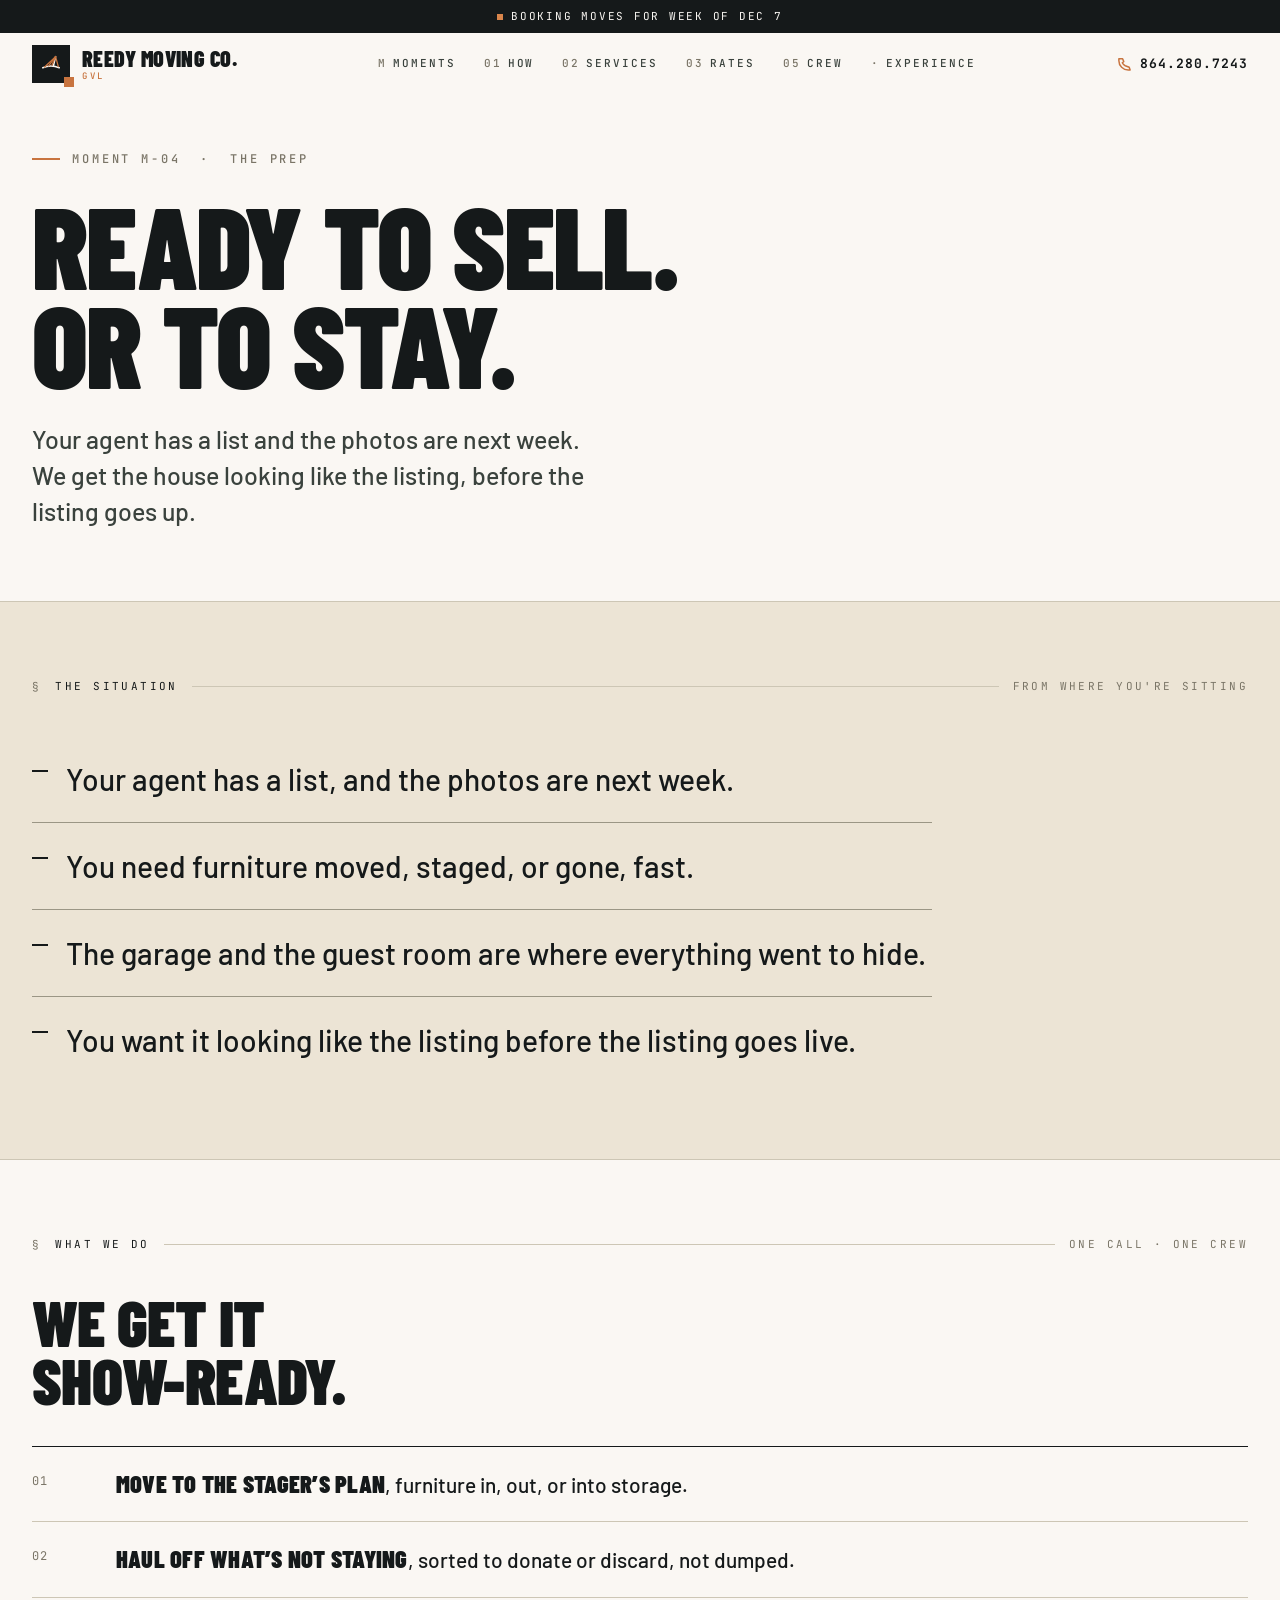
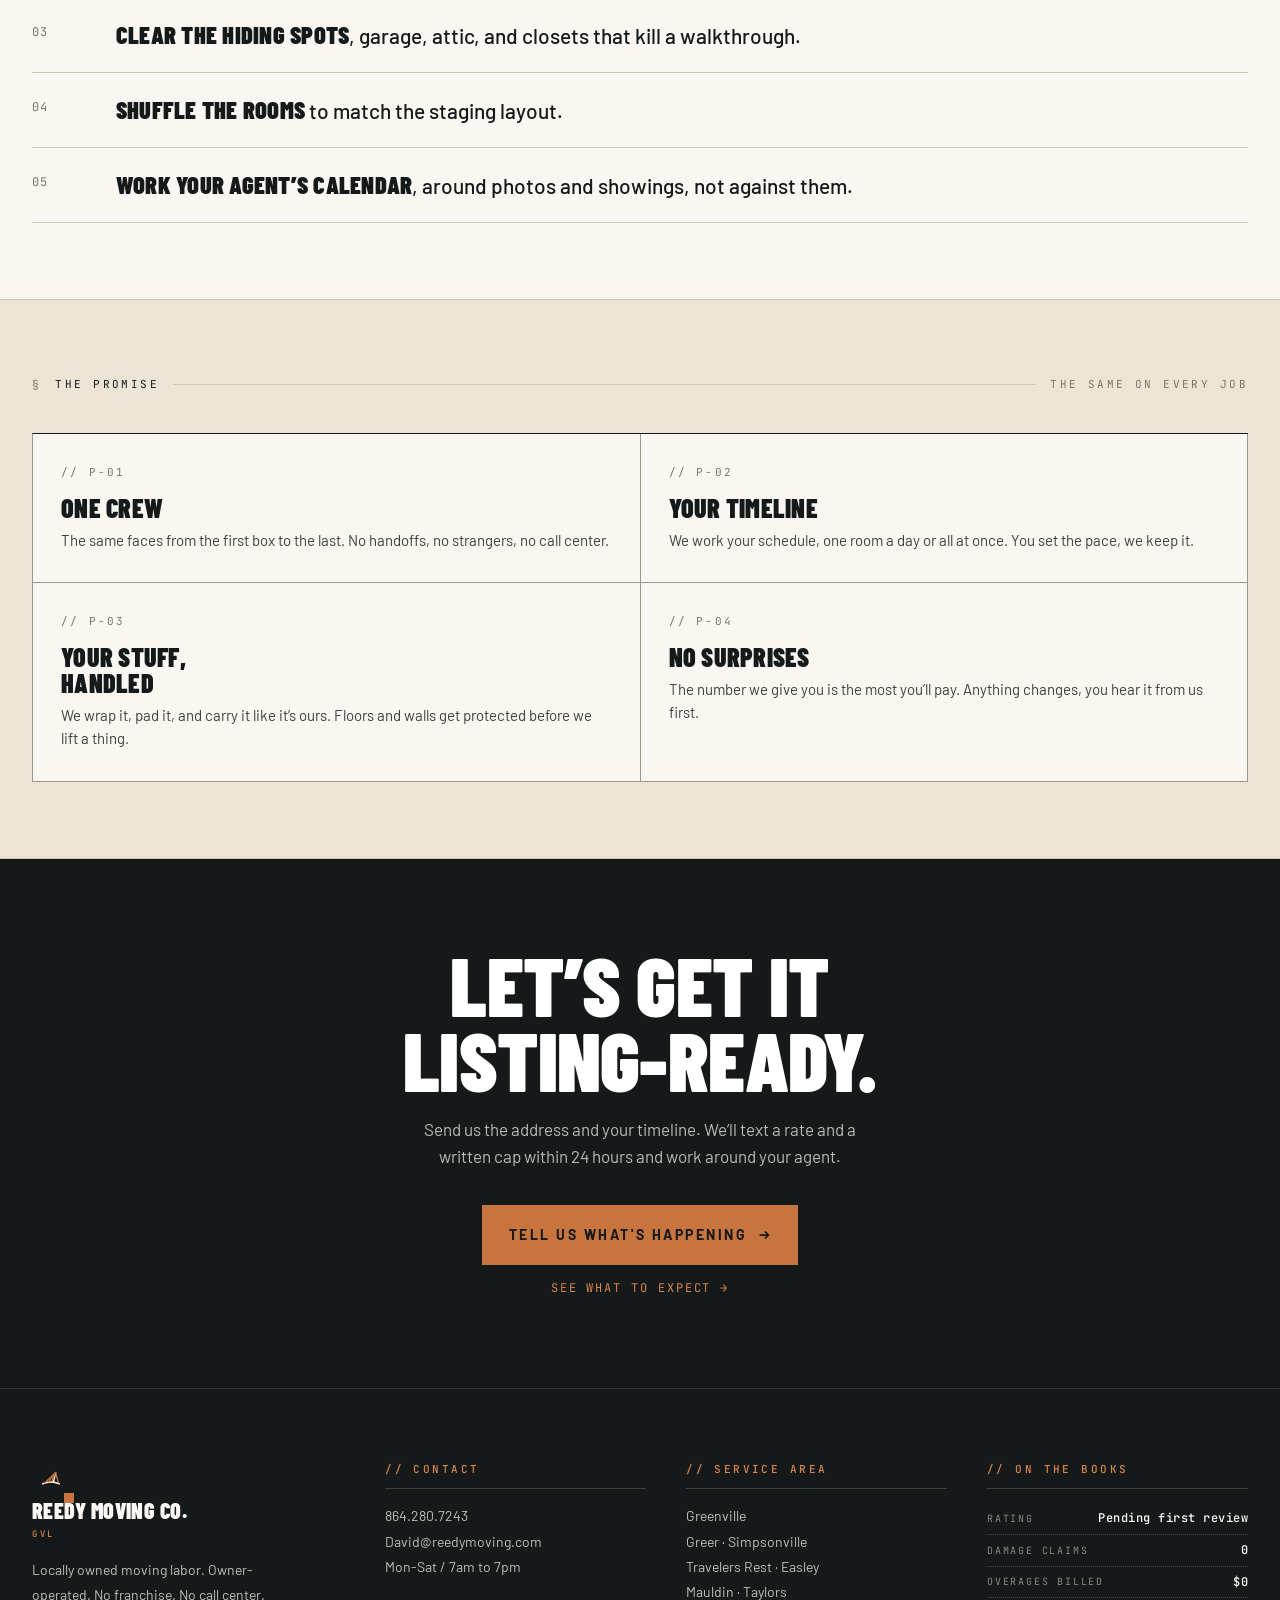
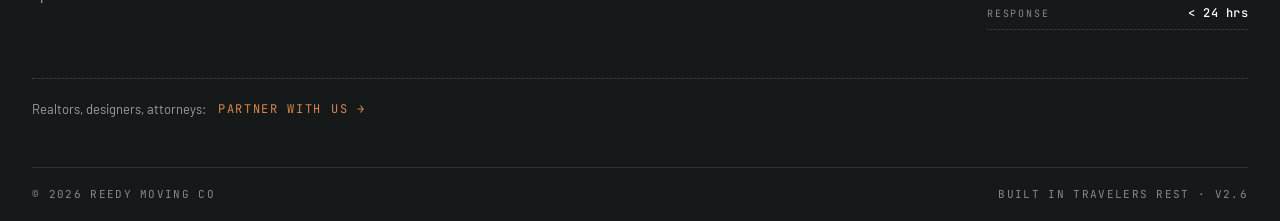
<file: moments/prep.html>
<!doctype html>
<html lang="en">
<head>
<meta charset="utf-8" />
<meta name="viewport" content="width=device-width, initial-scale=1" />
<title>The Prep | Reedy Moving Co.</title>
<link rel="icon" type="image/svg+xml" href="/favicon.svg">
<link rel="icon" type="image/png" sizes="32x32" href="/favicon-32.png">
<link rel="apple-touch-icon" href="/apple-touch-icon.png">
<meta name="theme-color" content="#15191a">
<meta name="description" content="Getting a house ready to sell (or love again). We move, stage, and clear on your agent’s schedule so it looks like the listing before the listing goes up.">
<link rel="preconnect" href="https://fonts.googleapis.com">
<link rel="preconnect" href="https://fonts.gstatic.com" crossorigin>
<link href="https://fonts.googleapis.com/css2?family=Barlow+Condensed:wght@600;700;800;900&family=Barlow:ital,wght@0,400;0,500;0,600;0,700;1,400;1,500&family=JetBrains+Mono:wght@400;500;700&display=swap" rel="stylesheet">
<link rel="stylesheet" href="/site-shared.css">
<link rel="stylesheet" href="/moments.css">
</head>
<body>

<!-- ========== TOP TAPE ========== -->
<div class="topbar" data-screen-label="Topbar">
  <div class="topbar-inner">
    <span class="pulse" id="bookingBanner">Booking moves this week</span>
  </div>
</div>

<!-- ========== NAV ========== -->
<nav class="nav" id="nav" data-screen-label="Nav">
  <div class="nav-inner">
    <a href="/#top" class="logo" aria-label="Reedy Moving Co home">
      <span class="logo-mark" aria-hidden="true">
        <svg viewBox="0 0 24 24" fill="none" stroke="#faf7f3" stroke-width="1.8" stroke-linecap="round" stroke-linejoin="round">
          <path d="M3 16 Q12 12.4 21 16" stroke-width="1.7"/>
          <path d="M14.6 14.3 L17 4" stroke-width="1.7"/>
          <path d="M17 4 L5 15.3" stroke="#c8743f" stroke-width="1.4"/>
          <path d="M17 4 L9.4 14.1" stroke="#c8743f" stroke-width="1.4"/>
          <path d="M17 4 L13 13.4" stroke="#c8743f" stroke-width="1.4"/>
          <path d="M17 4 L20 14.9" stroke="#c8743f" stroke-width="1.4"/>
        </svg>
      </span>
      <span class="logo-word">Reedy Moving Co.<small>GVL</small></span>
    </a>
    <div class="nav-links" aria-label="Primary">
      <a href="/#moments"><span>M</span>Moments</a>
      <a href="/#how"><span>01</span>How</a>
      <a href="/#services"><span>02</span>Services</a>
      <a href="/#pricing"><span>03</span>Rates</a>
      <a href="/about"><span>05</span>Crew</a>
      <a href="/experience"><span>&middot;</span>Experience</a>
    </div>
    <a href="tel:8642807243" class="nav-phone" aria-label="Call Reedy Moving Co">
      <svg viewBox="0 0 16 16" fill="none" stroke="currentColor" stroke-width="1.6" stroke-linecap="round" stroke-linejoin="round" aria-hidden="true"><path d="M3 3h3l1.2 3-1.6 1.2a8 8 0 0 0 3.2 3.2L13 12l1 3v0h-2A10 10 0 0 1 2 5V3z"/></svg>
      864.280.7243
    </a>
  </div>
</nav>

<a id="top"></a>

<header class="mp-hero" data-screen-label="The Prep · Headline">
  <div class="wrap">
    <div class="mp-eyebrow">Moment M-04 &nbsp;·&nbsp; The Prep</div>
    <h1 class="display">Ready To Sell.<br>Or To Stay.</h1>
    <p class="mp-sub">Your agent has a list and the photos are next week. We get the house looking like the listing, before the listing goes up.</p>
  </div>
</header>

<section class="mp-sec situation" data-screen-label="The Prep · Situation">
  <div class="wrap">
    <div class="marker">
      <span>§</span><span class="n">The Situation</span>
      <span class="spacer"></span>
      <span>From where you're sitting</span>
    </div>
    <ul class="sit-list">
      <li>Your agent has a list, and the photos are next week.</li>
      <li>You need furniture moved, staged, or gone, fast.</li>
      <li>The garage and the guest room are where everything went to hide.</li>
      <li>You want it looking like the listing before the listing goes live.</li>
    </ul>
  </div>
</section>

<section class="mp-sec" data-screen-label="The Prep · What We Do">
  <div class="wrap">
    <div class="marker">
      <span>§</span><span class="n">What We Do</span>
      <span class="spacer"></span>
      <span>One call · one crew</span>
    </div>
    <h2 class="display">We Get It<br>Show-Ready.</h2>
    <div class="doList">
      <div class="do-row"><span class="idx">01</span><p><b>Move to the stager’s plan</b>, furniture in, out, or into storage.</p></div>
      <div class="do-row"><span class="idx">02</span><p><b>Haul off what’s not staying</b>, sorted to donate or discard, not dumped.</p></div>
      <div class="do-row"><span class="idx">03</span><p><b>Clear the hiding spots</b>, garage, attic, and closets that kill a walkthrough.</p></div>
      <div class="do-row"><span class="idx">04</span><p><b>Shuffle the rooms</b> to match the staging layout.</p></div>
      <div class="do-row"><span class="idx">05</span><p><b>Work your agent’s calendar</b>, around photos and showings, not against them.</p></div>
    </div>
  </div>
</section>

<section class="mp-sec promise" data-screen-label="The Prep · Promise">
  <div class="wrap">
    <div class="marker">
      <span>§</span><span class="n">The Promise</span>
      <span class="spacer"></span>
      <span>The same on every job</span>
    </div>
    <div class="promise-grid">
      <div class="promise-cell">
        <div class="pc-id">// P-01</div>
        <h3>One Crew</h3>
        <p>The same faces from the first box to the last. No handoffs, no strangers, no call center.</p>
      </div>
      <div class="promise-cell">
        <div class="pc-id">// P-02</div>
        <h3>Your Timeline</h3>
        <p>We work your schedule, one room a day or all at once. You set the pace, we keep it.</p>
      </div>
      <div class="promise-cell">
        <div class="pc-id">// P-03</div>
        <h3>Your Stuff,<br>Handled</h3>
        <p>We wrap it, pad it, and carry it like it’s ours. Floors and walls get protected before we lift a thing.</p>
      </div>
      <div class="promise-cell">
        <div class="pc-id">// P-04</div>
        <h3>No Surprises</h3>
        <p>The number we give you is the most you’ll pay. Anything changes, you hear it from us first.</p>
      </div>
    </div>
  </div>
</section>

<!-- Proof section hidden until photography is in — uncomment to restore (add <img> per slot). -->
<!--
<section class="mp-sec" data-screen-label="The Prep · Proof">
  <div class="wrap">
    <div class="marker">
      <span>§</span><span class="n">On The Job</span>
      <span class="spacer"></span>
      <span>Photography to come</span>
    </div>
    <div class="proof-grid">
      <div class="proof-slot">
        <span class="ps-tag">// PH-01 · Before</span>
        <span class="ps-cap"><b>The room today</b>Tape measure, a staging plan on the counter, furniture waiting to move.</span>
      </div>
      <div class="proof-slot">
        <span class="ps-tag">// PH-02 · After</span>
        <span class="ps-cap"><b>Listing-ready</b>Staged, cleared, and shot-ready, the room the photos were made for.</span>
      </div>
    </div>
  </div>
</section>
-->

<section class="mp-cta" data-screen-label="The Prep · CTA">
  <div class="wrap">
    <h2 class="display">Let’s Get It<br>Listing-Ready.</h2>
    <p>Send us the address and your timeline. We’ll text a rate and a written cap within 24 hours and work around your agent.</p>
    <div class="cta-actions">
      <a href="/?moment=prep#quote" class="btn btn-primary btn-lg">Tell Us What's Happening <svg class="arrow" width="16" height="16" viewBox="0 0 16 16" fill="none" stroke="currentColor" stroke-width="2"><path d="M3 8 H13 M9 4 L13 8 L9 12"/></svg></a>
      <a href="/experience" class="secondary">See what to expect &rarr;</a>
    </div>
  </div>
</section>

<footer data-screen-label="Footer">
  <div class="wrap">
    <div class="foot">
      <div class="col">
        <a href="/#top" class="logo" style="margin-bottom:18px">
          <span class="logo-mark" aria-hidden="true">
            <svg viewBox="0 0 24 24" fill="none" stroke="#faf7f3" stroke-width="1.8" stroke-linecap="round" stroke-linejoin="round"><path d="M3 16 Q12 12.4 21 16" stroke-width="1.7"/><path d="M14.6 14.3 L17 4" stroke-width="1.7"/><path d="M17 4 L5 15.3" stroke="#c8743f" stroke-width="1.4"/><path d="M17 4 L9.4 14.1" stroke="#c8743f" stroke-width="1.4"/><path d="M17 4 L13 13.4" stroke="#c8743f" stroke-width="1.4"/><path d="M17 4 L20 14.9" stroke="#c8743f" stroke-width="1.4"/></svg>
          </span>
          <span class="logo-word">Reedy Moving Co.<small style="color:var(--rust-hover)">GVL</small></span>
        </a>
        <p style="margin-top:14px;max-width:32ch">Locally owned moving labor. Owner-operated. No franchise. No call center.</p>
      </div>
      <div class="col">
        <h5>// Contact</h5>
        <a href="tel:8642807243">864.280.7243</a>
        <a href="mailto:David@reedymoving.com">David@reedymoving.com</a>
        <p>Mon-Sat / 7am to 7pm</p>
      </div>
      <div class="col">
        <h5>// Service Area</h5>
        <p>Greenville</p>
        <p>Greer &middot; Simpsonville</p>
        <p>Travelers Rest &middot; Easley</p>
        <p>Mauldin &middot; Taylors</p>
      </div>
      <div class="col">
        <h5>// On the books</h5>
        <div class="foot-mono">
          <div><span class="k">Rating</span><span class="v">Pending first review</span></div>
          <div><span class="k">Damage claims</span><span class="v">0</span></div>
          <div><span class="k">Overages billed</span><span class="v">$0</span></div>
          <div><span class="k">Response</span><span class="v">&lt; 24 hrs</span></div>
        </div>
      </div>
      <div class="foot-partner">
        <span class="lead">Realtors, designers, attorneys:</span>
        <a href="/partners">partner with us &rarr;</a>
      </div>
    </div>
    <div class="foot-bar">
      <span class="pulse">&copy; 2026 Reedy Moving Co</span>
      <span>Built in Travelers Rest &middot; v2.6</span>
    </div>
  </div>
</footer>

<div class="mobile-cta" aria-label="Quick actions">
  <a href="tel:8642807243" class="m-call">
    <svg viewBox="0 0 16 16" fill="none" stroke="currentColor" stroke-width="1.8" stroke-linecap="round" stroke-linejoin="round"><path d="M3 3h3l1.2 3-1.6 1.2a8 8 0 0 0 3.2 3.2L13 12l1 3v0h-2A10 10 0 0 1 2 5V3z"/></svg>
    Call
  </a>
  <a href="/?moment=prep#quote" class="m-quote">Tell Us What's Happening <svg class="arrow" width="16" height="16" viewBox="0 0 16 16" fill="none" stroke="currentColor" stroke-width="2"><path d="M3 8 H13 M9 4 L13 8 L9 12"/></svg></a>
</div>

<script>
  const nav = document.getElementById('nav');
  const onScroll = () => nav.classList.toggle('scrolled', window.scrollY > 8);
  document.addEventListener('scroll', onScroll, {passive:true});
  onScroll();
  (() => { try {
    const el = document.getElementById('bookingBanner'); if(!el) return;
    const d = new Date(); const diff = (1 - d.getDay() + 7) % 7;
    const t = new Date(d); t.setDate(d.getDate() + diff);
    el.textContent = 'Booking moves for week of ' + t.toLocaleString('en-US',{month:'short'}) + ' ' + t.getDate();
  } catch(_){} })();
</script>
</body>
</html>
</file>
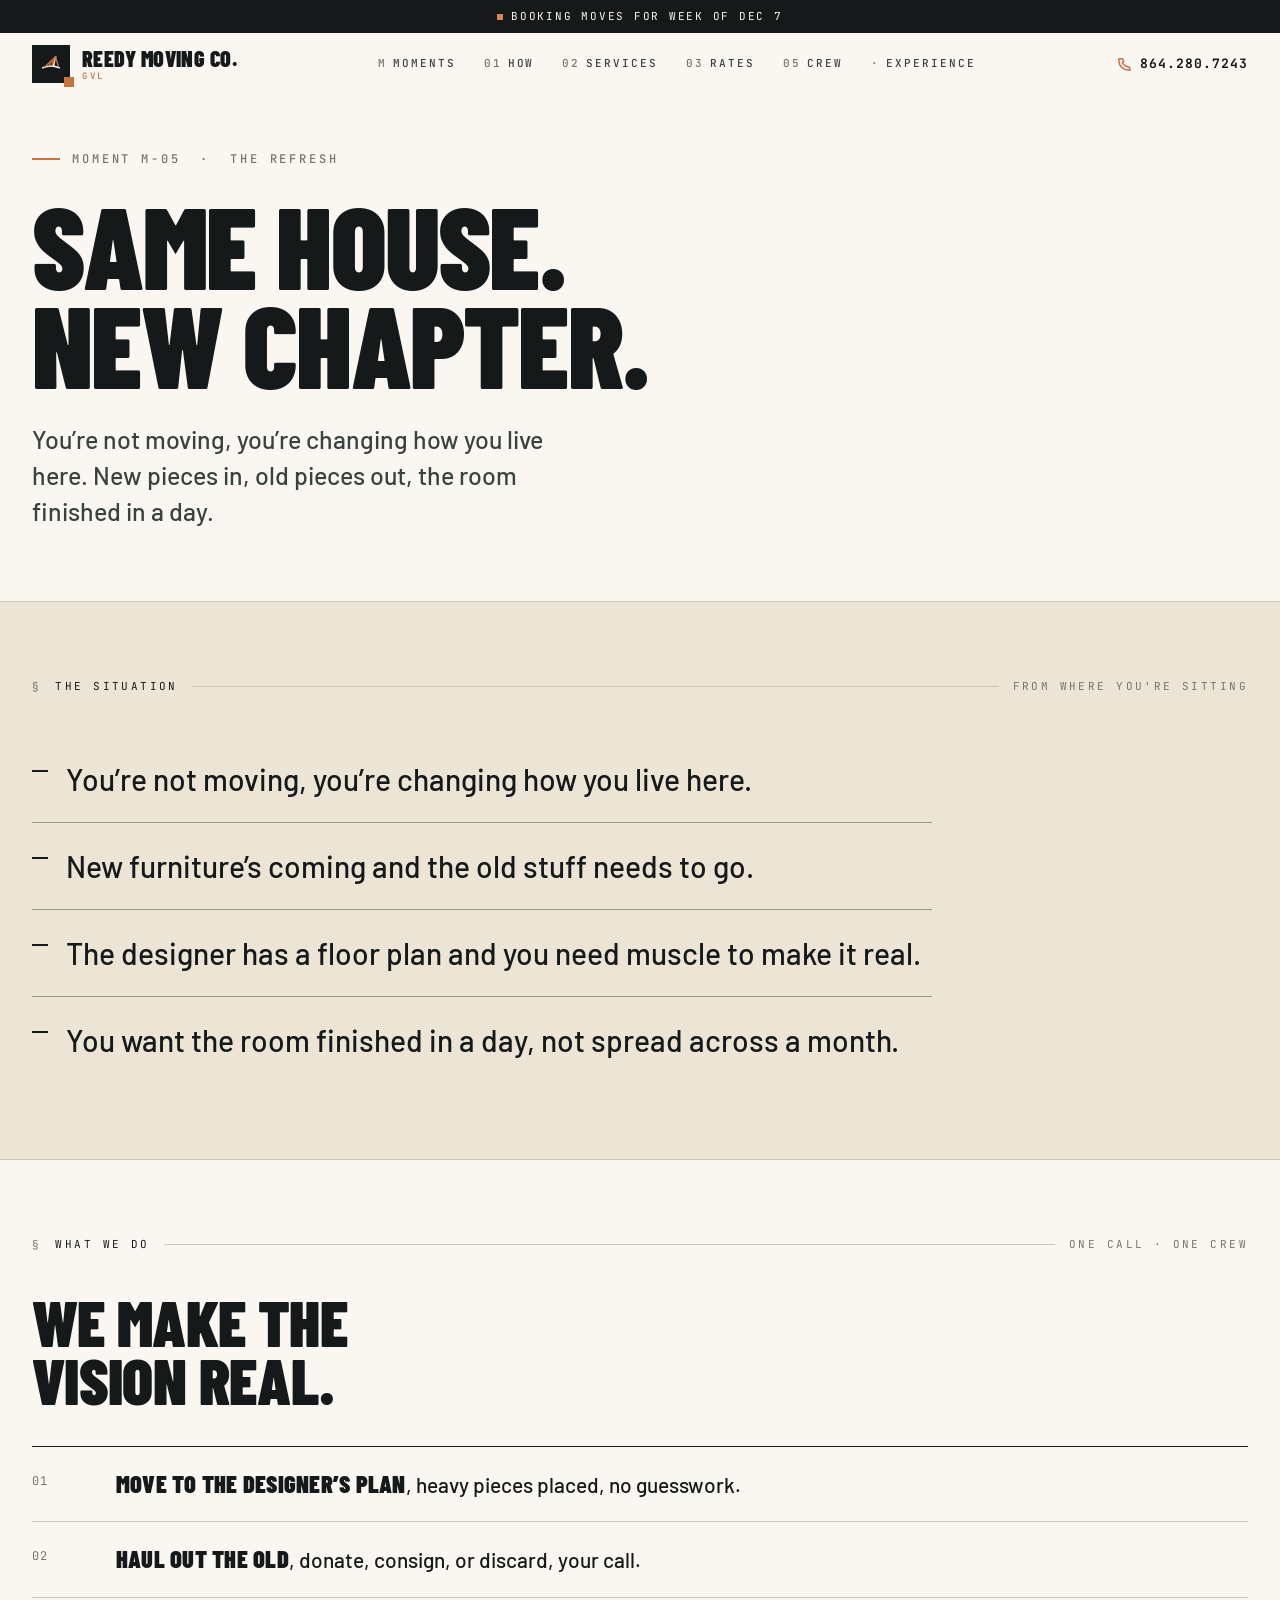
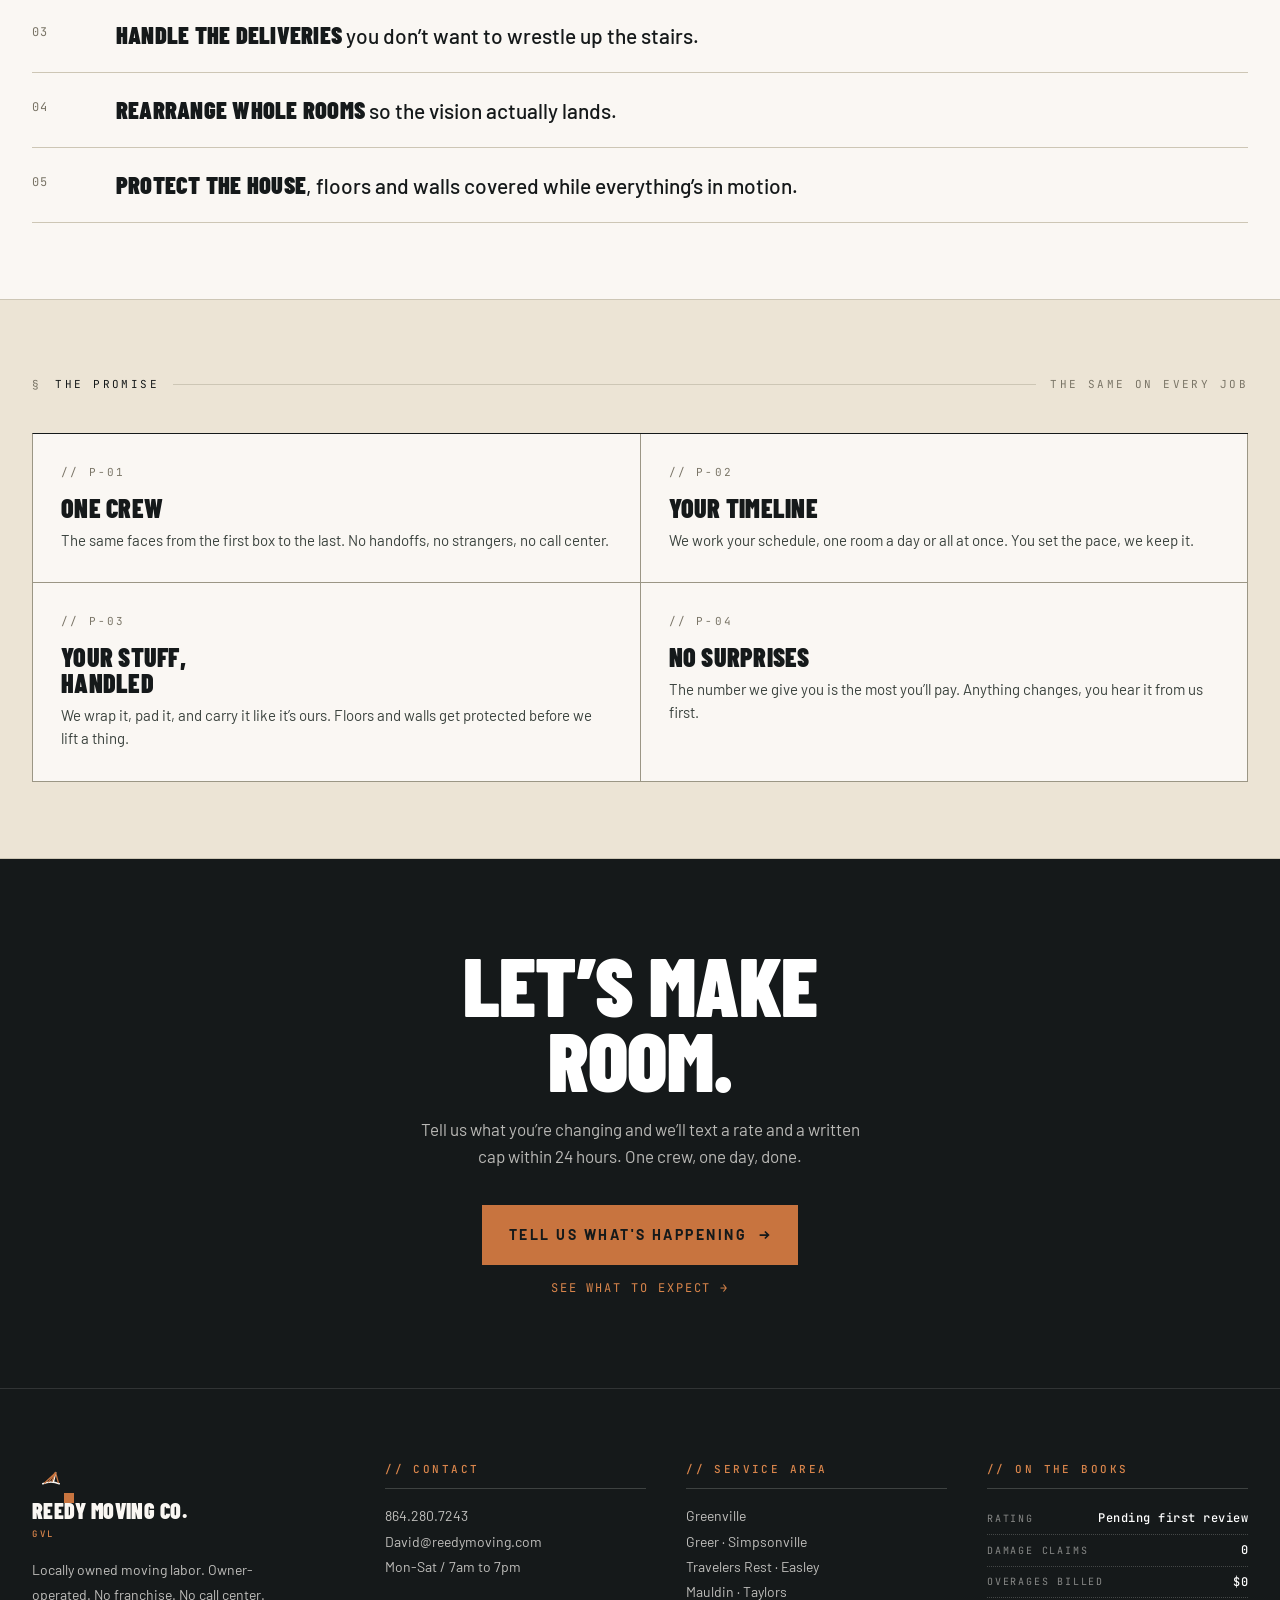
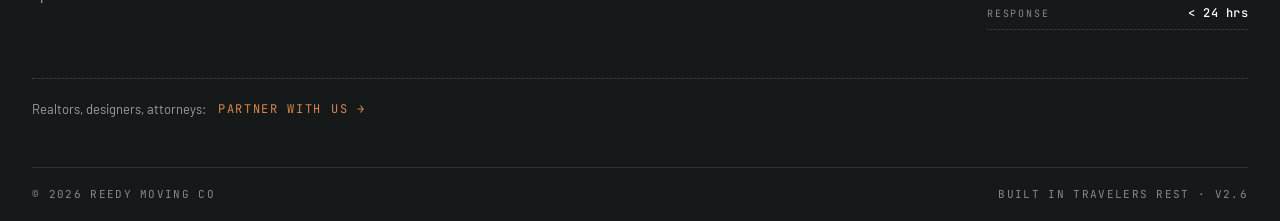
<file: moments/refresh.html>
<!doctype html>
<html lang="en">
<head>
<meta charset="utf-8" />
<meta name="viewport" content="width=device-width, initial-scale=1" />
<title>The Refresh | Reedy Moving Co.</title>
<link rel="icon" type="image/svg+xml" href="/favicon.svg">
<link rel="icon" type="image/png" sizes="32x32" href="/favicon-32.png">
<link rel="apple-touch-icon" href="/apple-touch-icon.png">
<meta name="theme-color" content="#15191a">
<meta name="description" content="Making space for what comes next. We move the heavy pieces to the designer’s plan, haul out the old, and finish the room in a day.">
<link rel="preconnect" href="https://fonts.googleapis.com">
<link rel="preconnect" href="https://fonts.gstatic.com" crossorigin>
<link href="https://fonts.googleapis.com/css2?family=Barlow+Condensed:wght@600;700;800;900&family=Barlow:ital,wght@0,400;0,500;0,600;0,700;1,400;1,500&family=JetBrains+Mono:wght@400;500;700&display=swap" rel="stylesheet">
<link rel="stylesheet" href="/site-shared.css">
<link rel="stylesheet" href="/moments.css">
</head>
<body>

<!-- ========== TOP TAPE ========== -->
<div class="topbar" data-screen-label="Topbar">
  <div class="topbar-inner">
    <span class="pulse" id="bookingBanner">Booking moves this week</span>
  </div>
</div>

<!-- ========== NAV ========== -->
<nav class="nav" id="nav" data-screen-label="Nav">
  <div class="nav-inner">
    <a href="/#top" class="logo" aria-label="Reedy Moving Co home">
      <span class="logo-mark" aria-hidden="true">
        <svg viewBox="0 0 24 24" fill="none" stroke="#faf7f3" stroke-width="1.8" stroke-linecap="round" stroke-linejoin="round">
          <path d="M3 16 Q12 12.4 21 16" stroke-width="1.7"/>
          <path d="M14.6 14.3 L17 4" stroke-width="1.7"/>
          <path d="M17 4 L5 15.3" stroke="#c8743f" stroke-width="1.4"/>
          <path d="M17 4 L9.4 14.1" stroke="#c8743f" stroke-width="1.4"/>
          <path d="M17 4 L13 13.4" stroke="#c8743f" stroke-width="1.4"/>
          <path d="M17 4 L20 14.9" stroke="#c8743f" stroke-width="1.4"/>
        </svg>
      </span>
      <span class="logo-word">Reedy Moving Co.<small>GVL</small></span>
    </a>
    <div class="nav-links" aria-label="Primary">
      <a href="/#moments"><span>M</span>Moments</a>
      <a href="/#how"><span>01</span>How</a>
      <a href="/#services"><span>02</span>Services</a>
      <a href="/#pricing"><span>03</span>Rates</a>
      <a href="/about"><span>05</span>Crew</a>
      <a href="/experience"><span>&middot;</span>Experience</a>
    </div>
    <a href="tel:8642807243" class="nav-phone" aria-label="Call Reedy Moving Co">
      <svg viewBox="0 0 16 16" fill="none" stroke="currentColor" stroke-width="1.6" stroke-linecap="round" stroke-linejoin="round" aria-hidden="true"><path d="M3 3h3l1.2 3-1.6 1.2a8 8 0 0 0 3.2 3.2L13 12l1 3v0h-2A10 10 0 0 1 2 5V3z"/></svg>
      864.280.7243
    </a>
  </div>
</nav>

<a id="top"></a>

<header class="mp-hero" data-screen-label="The Refresh · Headline">
  <div class="wrap">
    <div class="mp-eyebrow">Moment M-05 &nbsp;·&nbsp; The Refresh</div>
    <h1 class="display">Same House.<br>New Chapter.</h1>
    <p class="mp-sub">You’re not moving, you’re changing how you live here. New pieces in, old pieces out, the room finished in a day.</p>
  </div>
</header>

<section class="mp-sec situation" data-screen-label="The Refresh · Situation">
  <div class="wrap">
    <div class="marker">
      <span>§</span><span class="n">The Situation</span>
      <span class="spacer"></span>
      <span>From where you're sitting</span>
    </div>
    <ul class="sit-list">
      <li>You’re not moving, you’re changing how you live here.</li>
      <li>New furniture’s coming and the old stuff needs to go.</li>
      <li>The designer has a floor plan and you need muscle to make it real.</li>
      <li>You want the room finished in a day, not spread across a month.</li>
    </ul>
  </div>
</section>

<section class="mp-sec" data-screen-label="The Refresh · What We Do">
  <div class="wrap">
    <div class="marker">
      <span>§</span><span class="n">What We Do</span>
      <span class="spacer"></span>
      <span>One call · one crew</span>
    </div>
    <h2 class="display">We Make The<br>Vision Real.</h2>
    <div class="doList">
      <div class="do-row"><span class="idx">01</span><p><b>Move to the designer’s plan</b>, heavy pieces placed, no guesswork.</p></div>
      <div class="do-row"><span class="idx">02</span><p><b>Haul out the old</b>, donate, consign, or discard, your call.</p></div>
      <div class="do-row"><span class="idx">03</span><p><b>Handle the deliveries</b> you don’t want to wrestle up the stairs.</p></div>
      <div class="do-row"><span class="idx">04</span><p><b>Rearrange whole rooms</b> so the vision actually lands.</p></div>
      <div class="do-row"><span class="idx">05</span><p><b>Protect the house</b>, floors and walls covered while everything’s in motion.</p></div>
    </div>
  </div>
</section>

<section class="mp-sec promise" data-screen-label="The Refresh · Promise">
  <div class="wrap">
    <div class="marker">
      <span>§</span><span class="n">The Promise</span>
      <span class="spacer"></span>
      <span>The same on every job</span>
    </div>
    <div class="promise-grid">
      <div class="promise-cell">
        <div class="pc-id">// P-01</div>
        <h3>One Crew</h3>
        <p>The same faces from the first box to the last. No handoffs, no strangers, no call center.</p>
      </div>
      <div class="promise-cell">
        <div class="pc-id">// P-02</div>
        <h3>Your Timeline</h3>
        <p>We work your schedule, one room a day or all at once. You set the pace, we keep it.</p>
      </div>
      <div class="promise-cell">
        <div class="pc-id">// P-03</div>
        <h3>Your Stuff,<br>Handled</h3>
        <p>We wrap it, pad it, and carry it like it’s ours. Floors and walls get protected before we lift a thing.</p>
      </div>
      <div class="promise-cell">
        <div class="pc-id">// P-04</div>
        <h3>No Surprises</h3>
        <p>The number we give you is the most you’ll pay. Anything changes, you hear it from us first.</p>
      </div>
    </div>
  </div>
</section>

<!-- Proof section hidden until photography is in — uncomment to restore (add <img> per slot). -->
<!--
<section class="mp-sec" data-screen-label="The Refresh · Proof">
  <div class="wrap">
    <div class="marker">
      <span>§</span><span class="n">On The Job</span>
      <span class="spacer"></span>
      <span>Photography to come</span>
    </div>
    <div class="proof-grid">
      <div class="proof-slot">
        <span class="ps-tag">// PH-01 · In motion</span>
        <span class="ps-cap"><b>Drop cloths down</b>Furniture mid-move, a floor plan taped to the wall, the room mid-transformation.</span>
      </div>
      <div class="proof-slot">
        <span class="ps-tag">// PH-02 · Finished</span>
        <span class="ps-cap"><b>The new room</b>Everything placed to plan, the old hauled off, done in a day.</span>
      </div>
    </div>
  </div>
</section>
-->

<section class="mp-cta" data-screen-label="The Refresh · CTA">
  <div class="wrap">
    <h2 class="display">Let’s Make<br>Room.</h2>
    <p>Tell us what you’re changing and we’ll text a rate and a written cap within 24 hours. One crew, one day, done.</p>
    <div class="cta-actions">
      <a href="/?moment=refresh#quote" class="btn btn-primary btn-lg">Tell Us What's Happening <svg class="arrow" width="16" height="16" viewBox="0 0 16 16" fill="none" stroke="currentColor" stroke-width="2"><path d="M3 8 H13 M9 4 L13 8 L9 12"/></svg></a>
      <a href="/experience" class="secondary">See what to expect &rarr;</a>
    </div>
  </div>
</section>

<footer data-screen-label="Footer">
  <div class="wrap">
    <div class="foot">
      <div class="col">
        <a href="/#top" class="logo" style="margin-bottom:18px">
          <span class="logo-mark" aria-hidden="true">
            <svg viewBox="0 0 24 24" fill="none" stroke="#faf7f3" stroke-width="1.8" stroke-linecap="round" stroke-linejoin="round"><path d="M3 16 Q12 12.4 21 16" stroke-width="1.7"/><path d="M14.6 14.3 L17 4" stroke-width="1.7"/><path d="M17 4 L5 15.3" stroke="#c8743f" stroke-width="1.4"/><path d="M17 4 L9.4 14.1" stroke="#c8743f" stroke-width="1.4"/><path d="M17 4 L13 13.4" stroke="#c8743f" stroke-width="1.4"/><path d="M17 4 L20 14.9" stroke="#c8743f" stroke-width="1.4"/></svg>
          </span>
          <span class="logo-word">Reedy Moving Co.<small style="color:var(--rust-hover)">GVL</small></span>
        </a>
        <p style="margin-top:14px;max-width:32ch">Locally owned moving labor. Owner-operated. No franchise. No call center.</p>
      </div>
      <div class="col">
        <h5>// Contact</h5>
        <a href="tel:8642807243">864.280.7243</a>
        <a href="mailto:David@reedymoving.com">David@reedymoving.com</a>
        <p>Mon-Sat / 7am to 7pm</p>
      </div>
      <div class="col">
        <h5>// Service Area</h5>
        <p>Greenville</p>
        <p>Greer &middot; Simpsonville</p>
        <p>Travelers Rest &middot; Easley</p>
        <p>Mauldin &middot; Taylors</p>
      </div>
      <div class="col">
        <h5>// On the books</h5>
        <div class="foot-mono">
          <div><span class="k">Rating</span><span class="v">Pending first review</span></div>
          <div><span class="k">Damage claims</span><span class="v">0</span></div>
          <div><span class="k">Overages billed</span><span class="v">$0</span></div>
          <div><span class="k">Response</span><span class="v">&lt; 24 hrs</span></div>
        </div>
      </div>
      <div class="foot-partner">
        <span class="lead">Realtors, designers, attorneys:</span>
        <a href="/partners">partner with us &rarr;</a>
      </div>
    </div>
    <div class="foot-bar">
      <span class="pulse">&copy; 2026 Reedy Moving Co</span>
      <span>Built in Travelers Rest &middot; v2.6</span>
    </div>
  </div>
</footer>

<div class="mobile-cta" aria-label="Quick actions">
  <a href="tel:8642807243" class="m-call">
    <svg viewBox="0 0 16 16" fill="none" stroke="currentColor" stroke-width="1.8" stroke-linecap="round" stroke-linejoin="round"><path d="M3 3h3l1.2 3-1.6 1.2a8 8 0 0 0 3.2 3.2L13 12l1 3v0h-2A10 10 0 0 1 2 5V3z"/></svg>
    Call
  </a>
  <a href="/?moment=refresh#quote" class="m-quote">Tell Us What's Happening <svg class="arrow" width="16" height="16" viewBox="0 0 16 16" fill="none" stroke="currentColor" stroke-width="2"><path d="M3 8 H13 M9 4 L13 8 L9 12"/></svg></a>
</div>

<script>
  const nav = document.getElementById('nav');
  const onScroll = () => nav.classList.toggle('scrolled', window.scrollY > 8);
  document.addEventListener('scroll', onScroll, {passive:true});
  onScroll();
  (() => { try {
    const el = document.getElementById('bookingBanner'); if(!el) return;
    const d = new Date(); const diff = (1 - d.getDay() + 7) % 7;
    const t = new Date(d); t.setDate(d.getDate() + diff);
    el.textContent = 'Booking moves for week of ' + t.toLocaleString('en-US',{month:'short'}) + ' ' + t.getDate();
  } catch(_){} })();
</script>
</body>
</html>
</file>
<file: moments.css>
/* ===================================================================
   Reedy Moving Co, moments architecture
   Moment-card grid (homepage signature), shared moment-page template,
   and the experience page. Rust discipline: accent appears only in
   CTAs, the card-hover underline, and one rule per page.
   =================================================================== */

/* ---------- BRIDGE LINE (homepage) ---------- */
.bridge{background:var(--ink);color:var(--cream);padding:44px 0}
.bridge .wrap{display:flex;align-items:baseline;gap:22px}
.bridge .bar{flex:0 0 auto;width:44px;height:3px;background:var(--rust);align-self:center}
.bridge p{font-family:'Barlow Condensed',sans-serif;font-weight:900;text-transform:uppercase;letter-spacing:-.01em;line-height:.98;font-size:clamp(28px,4.4vw,58px)}
.bridge p .accent{color:var(--rust-hover)}

/* ---------- MOMENT CARD GRID (the signature) ---------- */
.moments{padding:84px 0;background:var(--cream);border-bottom:1px solid var(--line)}
.moments-head{max-width:none;margin-bottom:40px}
.moments-head h2{font-family:'Barlow Condensed',sans-serif;font-weight:900;text-transform:uppercase;line-height:.9;letter-spacing:-.01em;font-size:clamp(40px,6vw,84px)}
.moments-head p{margin-top:16px;font-size:17px;color:var(--ink-soft);max-width:52ch;line-height:1.55}

.moment-grid{display:grid;grid-template-columns:repeat(5,1fr);gap:0;border-top:1px solid var(--ink);border-left:1px solid var(--line-dark)}
.moment-card{position:relative;display:flex;flex-direction:column;gap:16px;padding:26px 22px 22px;background:var(--field);border-right:1px solid var(--line-dark);border-bottom:1px solid var(--line-dark);min-height:270px;transition:background .2s, transform .12s;cursor:pointer}
.moment-card:hover{background:var(--cream)}
.moment-card .mc-top{display:flex;justify-content:space-between;align-items:center;font-family:'JetBrains Mono',monospace;font-size:10.5px;letter-spacing:.18em;text-transform:uppercase;color:var(--muted)}
.moment-card .mc-arrow{width:16px;height:16px;color:var(--ink);opacity:0;transform:translateX(-4px);transition:opacity .2s, transform .2s}
.moment-card:hover .mc-arrow{opacity:1;transform:translateX(0)}
.moment-card .mc-name{font-family:'Barlow Condensed',sans-serif;font-weight:900;text-transform:uppercase;line-height:.9;letter-spacing:-.005em;font-size:30px;color:var(--ink);position:relative;display:inline-block;align-self:flex-start;padding-bottom:8px}
/* the signature interaction: rust underline draws in beneath the name */
.moment-card .mc-name::after{content:"";position:absolute;left:0;bottom:0;height:3px;width:0;background:var(--rust);transition:width .28s cubic-bezier(.2,.7,.3,1)}
.moment-card:hover .mc-name::after{width:100%}
.moment-card .mc-line{font-size:14px;line-height:1.5;color:var(--ink-soft);margin-top:auto}
.moment-card .mc-foot{font-family:'JetBrains Mono',monospace;font-size:10.5px;letter-spacing:.16em;text-transform:uppercase;color:var(--muted);padding-top:12px;border-top:1px dotted var(--line-dark);display:flex;justify-content:space-between;align-items:center}
.moment-card.is-live .mc-foot{color:var(--rust)}
.moment-card:focus-visible{outline:2px solid var(--rust);outline-offset:-2px}

@media (max-width:1100px){
  .moment-grid{grid-template-columns:repeat(2,1fr)}
  .moment-card:nth-child(5){grid-column:1 / -1;min-height:200px}
}
@media (max-width:560px){
  .moment-grid{grid-template-columns:1fr}
  .moment-card:nth-child(5){grid-column:auto}
  .moment-card{min-height:0}
}

/* ===================================================================
   MOMENT PAGE TEMPLATE  (/moments/*)
   =================================================================== */
.mp-main{padding-top:31px}   /* clear the fixed topbar+nav (set per-page) */

/* 1 · Headline block */
.mp-hero{padding:150px 0 72px;border-bottom:1px solid var(--line);background:var(--cream)}
.mp-eyebrow{font-family:'JetBrains Mono',monospace;font-weight:500;font-size:12px;letter-spacing:.24em;text-transform:uppercase;color:var(--muted);display:flex;align-items:center;gap:12px;margin-bottom:26px}
.mp-eyebrow::before{content:"";width:28px;height:2px;background:var(--rust)} /* the one rule */
.mp-hero h1{font-family:'Barlow Condensed',sans-serif;font-weight:900;text-transform:uppercase;line-height:.86;letter-spacing:-.015em;font-size:clamp(56px,9vw,132px)}
.mp-hero .mp-sub{margin-top:28px;font-size:clamp(19px,2.2vw,25px);line-height:1.45;color:var(--ink-soft);max-width:40ch;font-weight:500}

/* generic section scaffold for moment pages */
.mp-sec{padding:76px 0;border-bottom:1px solid var(--line)}
.mp-sec .marker{display:flex;align-items:center;gap:14px;font-family:'JetBrains Mono',monospace;font-size:11px;letter-spacing:.22em;text-transform:uppercase;color:var(--muted);margin-bottom:40px}
.mp-sec .marker .n{color:var(--ink)}
.mp-sec .marker .spacer{flex:1;height:1px;background:var(--line)}
.mp-sec h2{font-family:'Barlow Condensed',sans-serif;font-weight:900;text-transform:uppercase;line-height:.92;letter-spacing:-.01em;font-size:clamp(38px,5vw,68px);margin-bottom:36px}

/* 2 · The Situation, empathy lines from the customer's seat */
.situation{background:var(--field)}
.sit-list{display:flex;flex-direction:column;max-width:900px}
.sit-list li{list-style:none;font-family:'Barlow',sans-serif;font-size:clamp(20px,2.6vw,30px);line-height:1.4;color:var(--ink);padding:22px 0 22px 34px;border-bottom:1px solid var(--line-dark);position:relative;font-weight:500}
.sit-list li:last-child{border-bottom:0}
.sit-list li::before{content:"";position:absolute;left:0;top:34px;width:16px;height:2px;background:var(--ink)}

/* 3 · What We Do, verbs first */
.doList{border-top:1px solid var(--ink)}
.doList .do-row{display:grid;grid-template-columns:64px 1fr;gap:20px;align-items:start;padding:20px 0;border-bottom:1px solid var(--line);transition:background .18s,padding-left .18s,color .18s}
.doList .do-row:hover{background:var(--ink);color:var(--cream);padding-left:20px}
.doList .do-row .idx{font-family:'JetBrains Mono',monospace;font-size:12px;letter-spacing:.1em;color:var(--muted);padding-top:5px}
.doList .do-row:hover .idx{color:var(--rust-hover)}
.doList .do-row p{font-size:clamp(17px,2vw,21px);line-height:1.4;font-weight:500}
.doList .do-row p b{font-family:'Barlow Condensed',sans-serif;font-weight:900;text-transform:uppercase;font-size:1.16em;letter-spacing:.01em}

/* 4 · The Promise, same voice across all pages */
.promise{background:var(--field)}
.promise-grid{display:grid;grid-template-columns:repeat(2,1fr);gap:0;border-top:1px solid var(--ink);border-left:1px solid var(--line-dark)}
.promise-cell{padding:30px 28px;border-right:1px solid var(--line-dark);border-bottom:1px solid var(--line-dark);background:var(--cream)}
.promise-cell .pc-id{font-family:'JetBrains Mono',monospace;font-size:11px;letter-spacing:.2em;text-transform:uppercase;color:var(--muted);margin-bottom:14px}
.promise-cell h3{font-family:'Barlow Condensed',sans-serif;font-weight:900;text-transform:uppercase;font-size:26px;line-height:1;letter-spacing:.01em;margin-bottom:8px}
.promise-cell p{font-size:15px;line-height:1.55;color:var(--ink-soft)}
@media (max-width:760px){.promise-grid{grid-template-columns:1fr}}

/* 5 · Visual proof, placeholder treatment (no stock, spec §1) */
.proof-grid{display:grid;grid-template-columns:1fr 1fr;gap:20px}
.proof-slot{position:relative;aspect-ratio:4/3;background:var(--field);border:1px solid var(--line-dark);display:flex;flex-direction:column;justify-content:space-between;padding:20px;overflow:hidden}
.proof-slot::before{content:"";position:absolute;inset:0;background:repeating-linear-gradient(45deg,transparent,transparent 13px,rgba(155,150,133,.11) 13px,rgba(155,150,133,.11) 14px)}
.proof-slot .ps-tag{position:relative;font-family:'JetBrains Mono',monospace;font-size:10.5px;letter-spacing:.18em;text-transform:uppercase;color:var(--muted);align-self:flex-start}
.proof-slot .ps-cap{position:relative;font-family:'Barlow',sans-serif;font-size:15px;line-height:1.45;color:var(--ink-soft);max-width:34ch}
.proof-slot .ps-cap b{font-family:'Barlow Condensed',sans-serif;font-weight:900;text-transform:uppercase;font-size:19px;display:block;color:var(--ink);margin-bottom:4px;letter-spacing:.01em}
@media (max-width:760px){.proof-grid{grid-template-columns:1fr}}

/* 6 · CTA band, one rust CTA */
.mp-cta{padding:88px 0;background:var(--ink);color:var(--cream);text-align:center}
.mp-cta h2{font-family:'Barlow Condensed',sans-serif;font-weight:900;text-transform:uppercase;line-height:.9;letter-spacing:-.01em;font-size:clamp(44px,6.5vw,96px);color:#fff}
.mp-cta p{margin:20px auto 0;max-width:44ch;font-size:17px;line-height:1.55;color:rgba(250,247,243,.72)}
.mp-cta .cta-actions{display:flex;flex-direction:column;align-items:center;gap:14px;margin-top:36px}
.mp-cta .cta-actions .secondary{font-family:'JetBrains Mono',monospace;font-size:12px;letter-spacing:.16em;text-transform:uppercase;color:var(--rust-hover);border-bottom:1px solid transparent;padding-bottom:2px}
.mp-cta .cta-actions .secondary:hover{border-bottom-color:var(--rust-hover);color:#fff}

/* ===================================================================
   EXPERIENCE PAGE  (/experience)
   Before / During / After, three quiet sections, generous spacing,
   no timeline graphic with numbered circles.
   =================================================================== */
.xp-hero{padding:150px 0 72px;border-bottom:1px solid var(--line)}
.xp-hero .mp-eyebrow{margin-bottom:26px}
.xp-hero h1{font-family:'Barlow Condensed',sans-serif;font-weight:900;text-transform:uppercase;line-height:.86;letter-spacing:-.015em;font-size:clamp(48px,8vw,120px)}
.xp-hero p{margin-top:26px;font-size:20px;line-height:1.5;color:var(--ink-soft);max-width:46ch;font-weight:500}

.xp-phase{padding:76px 0;border-bottom:1px solid var(--line)}
.xp-phase:nth-of-type(even){background:var(--field)}
.xp-phase .xp-grid{display:grid;grid-template-columns:minmax(220px,320px) 1fr;gap:56px;align-items:start}
.xp-phase .xp-label{font-family:'Barlow Condensed',sans-serif;font-weight:900;text-transform:uppercase;line-height:.88;letter-spacing:-.01em;font-size:clamp(44px,6vw,88px);position:sticky;top:110px}
.xp-phase .xp-label .step{display:block;font-family:'JetBrains Mono',monospace;font-weight:500;font-size:12px;letter-spacing:.24em;color:var(--muted);margin-bottom:16px}
.xp-lines{display:flex;flex-direction:column;max-width:760px}
.xp-lines .xp-line{padding:22px 0;border-bottom:1px solid var(--line-dark);font-size:clamp(18px,2.1vw,23px);line-height:1.45;color:var(--ink);font-weight:500}
.xp-lines .xp-line:last-child{border-bottom:0}
.xp-lines .xp-line.emph{font-family:'Barlow Condensed',sans-serif;font-weight:900;text-transform:uppercase;font-size:clamp(26px,3.4vw,42px);line-height:1;letter-spacing:-.005em;color:var(--ink);padding-left:22px;position:relative}
.xp-lines .xp-line.emph::before{content:"";position:absolute;left:0;top:6px;bottom:10px;width:4px;background:var(--rust)} /* the one rule */
.xp-lines .xp-line .note{display:block;margin-top:8px;font-family:'Barlow',sans-serif;font-weight:400;font-size:15px;letter-spacing:0;text-transform:none;color:var(--ink-soft);line-height:1.5}
@media (max-width:820px){
  .xp-phase .xp-grid{grid-template-columns:1fr;gap:24px}
  .xp-phase .xp-label{position:static}
}

/* Shared: back-home breadcrumb-free minimal return link in nav is enough.
   Intake "What's happening?" question (spec §7) lives on the homepage. */

/* ---------- INTAKE: "What's happening?" chips (homepage work order) ---------- */
.wo-moment{margin-bottom:20px}
.moment-opts{display:flex;flex-wrap:wrap;gap:8px;margin-top:4px}
.moment-opts .m-opt{position:relative;cursor:pointer}
.moment-opts .m-opt input{position:absolute;opacity:0;width:0;height:0}
.moment-opts .m-opt span{display:inline-flex;align-items:center;padding:9px 14px;border:1px solid var(--line-dark);font-family:'JetBrains Mono',monospace;font-size:11.5px;letter-spacing:.06em;color:var(--ink-soft);transition:border-color .15s, background .15s, color .15s;background:var(--cream)}
.moment-opts .m-opt:hover span{border-color:var(--ink)}
.moment-opts .m-opt input:checked + span{background:var(--ink);color:var(--cream);border-color:var(--ink)}
.moment-opts .m-opt input:focus-visible + span{outline:2px solid var(--rust);outline-offset:2px}

/* ===================================================================
   PARTNERS PAGE  (/partners), Phase 2
   Standalone sales piece (QR entry). Three-part narrative.
   =================================================================== */
.pt-hero{padding:150px 0 78px;background:var(--ink);color:var(--cream);border-bottom:3px solid var(--rust)}
.pt-hero .mp-eyebrow{color:rgba(250,247,243,.6)}
.pt-hero .mp-eyebrow::before{background:var(--rust)}
.pt-hero h1{font-family:'Barlow Condensed',sans-serif;font-weight:900;text-transform:uppercase;line-height:.84;letter-spacing:-.015em;font-size:clamp(50px,8vw,124px);color:#fff;max-width:15ch}
.pt-hero h1 .accent{color:var(--rust-hover)}
.pt-hero .pt-lead{margin-top:30px;font-size:clamp(19px,2.2vw,24px);line-height:1.5;color:rgba(250,247,243,.8);max-width:52ch;font-weight:500}
.pt-hero .pt-who{margin-top:34px;display:flex;gap:10px;flex-wrap:wrap}
.pt-hero .pt-who span{font-family:'JetBrains Mono',monospace;font-size:12px;letter-spacing:.16em;text-transform:uppercase;color:var(--cream);border:1px solid rgba(250,247,243,.28);padding:8px 14px}

/* part scaffold */
.pt-part{padding:84px 0;border-bottom:1px solid var(--line)}
.pt-part:nth-of-type(even){background:var(--field)}
.pt-head{display:grid;grid-template-columns:auto 1fr;gap:28px;align-items:start;margin-bottom:52px}
.pt-num{font-family:'Barlow Condensed',sans-serif;font-weight:900;font-size:clamp(56px,8vw,120px);line-height:.8;color:var(--rust);-webkit-text-stroke:0;letter-spacing:-.02em}
.pt-head .pt-htext .pt-kicker{font-family:'JetBrains Mono',monospace;font-size:12px;letter-spacing:.22em;text-transform:uppercase;color:var(--muted);margin-bottom:14px}
.pt-head .pt-htext h2{font-family:'Barlow Condensed',sans-serif;font-weight:900;text-transform:uppercase;line-height:.9;letter-spacing:-.01em;font-size:clamp(36px,5vw,72px)}
.pt-head .pt-htext p{margin-top:18px;font-size:18px;line-height:1.55;color:var(--ink-soft);max-width:56ch}

/* benefit cards (part 1) */
.pt-benefits{display:grid;grid-template-columns:repeat(3,1fr);gap:0;border-top:1px solid var(--ink);border-left:1px solid var(--line-dark)}
.pt-benefit{padding:30px 26px;border-right:1px solid var(--line-dark);border-bottom:1px solid var(--line-dark);background:var(--cream)}
.pt-benefit .pb-id{font-family:'JetBrains Mono',monospace;font-size:11px;letter-spacing:.2em;text-transform:uppercase;color:var(--rust);margin-bottom:16px}
.pt-benefit h3{font-family:'Barlow Condensed',sans-serif;font-weight:900;text-transform:uppercase;font-size:26px;line-height:1;letter-spacing:.01em;margin-bottom:10px}
.pt-benefit p{font-size:15px;line-height:1.6;color:var(--ink-soft)}
@media (max-width:900px){.pt-benefits{grid-template-columns:1fr}}

/* care grid (part 2), photography-forward */
.pt-care-intro{font-size:clamp(20px,2.4vw,27px);line-height:1.45;font-weight:500;color:var(--ink);max-width:44ch;margin-bottom:44px}
.pt-care{display:grid;grid-template-columns:repeat(2,1fr);gap:20px}
.pt-care .care-slot{position:relative;aspect-ratio:3/2;background:var(--field);border:1px solid var(--line-dark);display:flex;flex-direction:column;justify-content:space-between;padding:24px;overflow:hidden}
.pt-part:nth-of-type(even) .pt-care .care-slot{background:var(--cream)}
.pt-care .care-slot::before{content:"";position:absolute;inset:0;background:repeating-linear-gradient(45deg,transparent,transparent 13px,rgba(155,150,133,.1) 13px,rgba(155,150,133,.1) 14px)}
.pt-care .care-slot .cs-tag{position:relative;font-family:'JetBrains Mono',monospace;font-size:10.5px;letter-spacing:.18em;text-transform:uppercase;color:var(--muted)}
.pt-care .care-slot .cs-cap{position:relative;max-width:34ch}
.pt-care .care-slot .cs-cap b{display:block;font-family:'Barlow Condensed',sans-serif;font-weight:900;text-transform:uppercase;font-size:22px;letter-spacing:.01em;color:var(--ink);margin-bottom:6px}
.pt-care .care-slot .cs-cap span{font-size:15px;line-height:1.5;color:var(--ink-soft)}
@media (max-width:760px){.pt-care{grid-template-columns:1fr}}

/* how it works (part 3), steps */
.pt-steps{border-top:1px solid var(--ink)}
.pt-step{display:grid;grid-template-columns:78px 1fr;gap:24px;align-items:baseline;padding:26px 0;border-bottom:1px solid var(--line-dark)}
.pt-step .st-n{font-family:'JetBrains Mono',monospace;font-size:13px;letter-spacing:.1em;color:var(--rust);padding-top:6px}
.pt-step .st-body h3{font-family:'Barlow Condensed',sans-serif;font-weight:900;text-transform:uppercase;font-size:clamp(24px,3vw,34px);line-height:1;letter-spacing:-.005em;margin-bottom:8px}
.pt-step .st-body p{font-size:16px;line-height:1.55;color:var(--ink-soft);max-width:60ch}
.pt-step .st-body p b{color:var(--ink);font-weight:700}

/* dual CTA (bottom) */
.pt-cta{padding:88px 0;background:var(--ink);color:var(--cream);text-align:center}
.pt-cta h2{font-family:'Barlow Condensed',sans-serif;font-weight:900;text-transform:uppercase;line-height:.9;letter-spacing:-.01em;font-size:clamp(40px,6vw,86px);color:#fff}
.pt-cta p{margin:20px auto 0;max-width:46ch;font-size:17px;line-height:1.55;color:rgba(250,247,243,.72)}
.pt-cta .pt-cta-row{display:flex;gap:16px;justify-content:center;flex-wrap:wrap;margin-top:38px}
@media (max-width:560px){.pt-cta .pt-cta-row{flex-direction:column;align-items:stretch}}
@media (max-width:760px){
  .pt-head{grid-template-columns:1fr;gap:6px}
  .pt-num{font-size:64px}
}
</file>
<file: site-shared.css>
/* ===================================================================
   Reedy Moving Co, shared site chrome
   Tokens, base type, topbar, nav, buttons, section markers, footer,
   mobile action bar. Linked by moment + experience pages so they
   stay consistent with the live homepage.
   =================================================================== */
:root{
  --cream:#faf7f3;
  --cream-2:#f3eee5;
  --warm-gray:#e8e2d4;
  --paper:#f7f2e8;
  --field:#ece4d5;              /* card surface / section alternation (spec §1) */
  --ink:#15191a;
  --ink-soft:#3a423d;
  --muted:#7a7567;
  --rust:#c8743f;               /* the one accent (a.k.a. legacy --green) */
  --rust-hover:#d9854b;
  --rust-deep:#9e542a;
  --green:#c8743f;              /* legacy alias so shared rules match homepage */
  --green-hover:#d9854b;
  --green-deep:#9e542a;
  --line:#cdc6b5;
  --line-dark:#9b9685;
}
*{box-sizing:border-box;margin:0;padding:0}
html{scroll-behavior:smooth}
html,body{background:var(--cream);color:var(--ink);font-family:'Barlow',system-ui,sans-serif;font-weight:400;line-height:1.55;-webkit-font-smoothing:antialiased;text-rendering:optimizeLegibility}
a{color:inherit;text-decoration:none}
button{font-family:inherit;cursor:pointer;border:0;background:none;color:inherit}
input,select,textarea{font-family:inherit;font-size:16px;color:inherit}
svg{display:block}

/* ---------- Type utilities ---------- */
.mono{font-family:'JetBrains Mono',ui-monospace,monospace;font-feature-settings:"tnum" 1, "zero" 1}
.display{font-family:'Barlow Condensed',sans-serif;font-weight:900;text-transform:uppercase;line-height:.88;letter-spacing:-.01em}
.h-sec{font-family:'Barlow Condensed',sans-serif;font-weight:900;text-transform:uppercase;line-height:.92}
.stamp{display:inline-flex;align-items:center;gap:8px;font-family:'JetBrains Mono',ui-monospace,monospace;font-weight:500;font-size:11px;letter-spacing:.18em;text-transform:uppercase;color:var(--rust)}
.stamp::before{content:"";width:6px;height:6px;background:var(--rust);border-radius:0}

/* ---------- Page chrome ---------- */
.wrap{max-width:1320px;margin:0 auto;padding:0 32px;position:relative}

/* Top tape strip / fixed nav */
.topbar{position:fixed;top:0;left:0;right:0;z-index:60;background:var(--ink);color:var(--cream);font-family:'JetBrains Mono',monospace;font-size:11px;letter-spacing:.16em;text-transform:uppercase}
.topbar-inner{max-width:1320px;margin:0 auto;padding:8px 32px;display:flex;justify-content:center;gap:24px;align-items:center}
#bookingBanner{white-space:nowrap}
.topbar .pulse{display:inline-flex;align-items:center;gap:8px}
.pulse::before{content:"";width:6px;height:6px;background:var(--rust-hover);animation:blink 1.8s infinite}
@keyframes blink{0%,60%{opacity:1}80%,100%{opacity:.25}}

.nav{position:fixed;top:31px;left:0;right:0;z-index:55;background:rgba(250,247,243,.94);backdrop-filter:saturate(140%) blur(8px);border-bottom:1px solid transparent;transition:border-color .2s}
.nav.scrolled{border-bottom-color:var(--line)}
.nav-inner{max-width:1320px;margin:0 auto;padding:14px 32px;display:flex;align-items:center;justify-content:space-between;gap:24px}
.nav-phone{display:inline-flex;align-items:center;gap:8px;font-family:'JetBrains Mono',monospace;font-weight:700;font-size:13px;letter-spacing:.08em;color:var(--ink);white-space:nowrap}
.nav-phone svg{width:15px;height:15px;flex:0 0 auto;color:var(--rust)}
.nav-phone:hover{color:var(--rust)}
.logo{display:flex;align-items:center;gap:12px}
.logo-mark{width:38px;height:38px;background:var(--ink);display:grid;place-items:center;position:relative}
.logo-mark svg{width:22px;height:22px}
.logo-mark::after{content:"";position:absolute;inset:auto -4px -4px auto;width:10px;height:10px;background:var(--rust)}
.logo-word{font-family:'Barlow Condensed',sans-serif;font-weight:900;font-size:22px;text-transform:uppercase;letter-spacing:.02em;line-height:1}
.logo-word small{display:block;font-family:'JetBrains Mono',monospace;font-weight:500;font-size:9px;letter-spacing:.28em;color:var(--rust);margin-top:3px}

.nav-links{display:flex;gap:28px;align-items:center}
.nav-links a{font-family:'JetBrains Mono',monospace;font-weight:500;font-size:11px;letter-spacing:.18em;text-transform:uppercase;color:var(--ink-soft)}
.nav-links a:hover{color:var(--rust)}
.nav-links a span{color:var(--muted);margin-right:6px}

.btn{display:inline-flex;align-items:center;justify-content:center;gap:10px;padding:14px 22px;font-family:'Barlow',sans-serif;font-weight:700;font-size:13px;letter-spacing:.18em;text-transform:uppercase;border:1px solid transparent;transition:background .15s, color .15s, border-color .15s, transform .05s;position:relative}
.btn:active{transform:translateY(1px)}
.btn-primary{background:var(--rust);color:var(--ink)}
.btn-primary:hover{background:var(--rust-hover)}
.btn-ink{background:var(--ink);color:var(--cream)}
.btn-ink:hover{background:var(--rust);color:var(--ink)}
.btn-ghost{background:transparent;color:var(--ink);border-color:var(--ink)}
.btn-ghost:hover{background:var(--ink);color:var(--cream)}
.btn-lg{padding:18px 26px;font-size:14px}
.btn-block{width:100%}
.btn .arrow{width:14px;height:14px}

/* Section marker, § NN / NAME */
.sect-marker{display:flex;align-items:center;gap:14px;font-family:'JetBrains Mono',monospace;font-size:11px;letter-spacing:.22em;text-transform:uppercase;color:var(--muted);padding-bottom:14px;border-bottom:1px solid var(--line);margin-bottom:48px}
.sect-marker .glyph{font-size:13px;color:var(--ink)}
.sect-marker .name{color:var(--ink)}
.sect-marker .spacer{flex:1;height:1px;background:var(--line)}
.sect-marker .right{color:var(--muted)}

/* ---------- FOOTER ---------- */
footer{background:var(--ink);color:rgba(250,247,243,.7);border-top:1px solid rgba(250,247,243,.12)}
.foot{display:grid;grid-template-columns:1.2fr 1fr 1fr 1fr;gap:40px;padding:72px 0 48px;align-items:start}
.foot .col h5{font-family:'JetBrains Mono',monospace;font-weight:500;font-size:11px;letter-spacing:.22em;text-transform:uppercase;color:var(--rust-hover);margin-bottom:14px;padding-bottom:10px;border-bottom:1px solid rgba(250,247,243,.18)}
.foot .col p, .foot .col a{font-size:14px;line-height:1.8;color:rgba(250,247,243,.75);display:block}
.foot .col a:hover{color:#fff}
.foot .logo-word{color:var(--cream)}
.foot-mono{font-family:'JetBrains Mono',monospace;font-size:12px;letter-spacing:.04em}
.foot-mono div{display:flex;justify-content:space-between;border-bottom:1px dotted rgba(250,247,243,.2);padding:6px 0}
.foot-mono div .k{color:rgba(250,247,243,.5);text-transform:uppercase;letter-spacing:.18em;font-size:10px;align-self:center}
.foot-mono div .v{color:#fff;font-weight:500}
/* Partner text link (spec §3) */
.foot-partner{grid-column:1 / -1;margin-top:8px;padding-top:20px;border-top:1px dotted rgba(250,247,243,.2);display:flex;align-items:center;gap:12px;flex-wrap:wrap}
.foot-partner a{font-family:'JetBrains Mono',monospace;font-size:12px;letter-spacing:.14em;text-transform:uppercase;color:var(--rust-hover)}
.foot-partner a:hover{color:#fff}
.foot-partner .lead{font-size:13px;color:rgba(250,247,243,.6)}

.foot-bar{border-top:1px solid rgba(250,247,243,.12);padding:18px 0;display:flex;justify-content:space-between;font-family:'JetBrains Mono',monospace;font-size:11px;color:rgba(250,247,243,.5);letter-spacing:.12em;text-transform:uppercase}
.foot-bar .pulse::before{background:var(--rust-hover)}

/* ---------- MOBILE STICKY ACTION BAR ---------- */
.mobile-cta{position:fixed;left:0;right:0;bottom:0;z-index:70;display:none;background:var(--ink);border-top:1px solid var(--rust);padding:9px 14px;gap:10px;box-shadow:0 -8px 24px rgba(21,25,26,.28)}
.mobile-cta a{flex:1;display:inline-flex;align-items:center;justify-content:center;gap:8px;min-height:50px;font-family:'Barlow',sans-serif;font-weight:700;font-size:13px;letter-spacing:.16em;text-transform:uppercase;border:1px solid transparent}
.mobile-cta .m-call{background:transparent;color:var(--cream);border-color:rgba(250,247,243,.4)}
.mobile-cta .m-call:active{background:rgba(250,247,243,.1)}
.mobile-cta .m-quote{background:var(--rust);color:#fff}
.mobile-cta .m-quote:active{background:var(--rust-deep)}
.mobile-cta svg{width:15px;height:15px;flex:0 0 auto}

@media (max-width: 1100px){
  .foot{grid-template-columns:1fr 1fr;gap:32px}
}
@media (max-width: 760px){
  .wrap{padding:0 20px}
  .nav-links{display:none}
  .nav-inner{padding:12px 20px}
  .topbar-inner span:nth-child(2){display:none}
  .topbar-inner{padding:7px 20px;gap:14px}
  .topbar{font-size:10px;letter-spacing:.1em}
  .foot{grid-template-columns:1fr;gap:26px;padding:48px 0 36px}
  .foot-bar{flex-direction:column;gap:8px;text-align:left}
  body{padding-bottom:72px}
  .mobile-cta{display:flex}
}
.about{padding:80px 0;background:var(--cream);border-top:1px solid var(--line)}
.about-inner{max-width:1040px;margin:0 auto;display:grid;grid-template-columns:330px 1fr;gap:48px;align-items:center;text-align:left}
.about-inner .stamp{justify-content:flex-start;align-self:start;margin-bottom:4px}
.about-letter{display:flex;flex-direction:column;gap:18px;min-width:0}
.about p{font-family:'Barlow',serif;font-style:italic;font-size:21px;line-height:1.55;color:var(--ink)}
.about .signoff{display:flex;align-items:center;gap:14px;margin-top:14px;font-family:'JetBrains Mono',monospace;font-size:11px;letter-spacing:.22em;text-transform:uppercase;color:var(--rust);justify-content:flex-start}
.about .signoff::before,.about .signoff::after{content:"";width:48px;height:1px;background:var(--line-dark)}
.firstmove{align-self:center;justify-self:center;width:100%;max-width:340px;background:var(--paper);border:1px solid var(--ink);text-align:left;margin:0;position:relative}
.firstmove::after{content:"";position:absolute;right:-5px;bottom:-5px;width:12px;height:12px;background:var(--rust)}
.firstmove .fm-cap{display:flex;justify-content:space-between;gap:10px;font-family:'JetBrains Mono',monospace;font-size:10px;letter-spacing:.16em;text-transform:uppercase;color:var(--muted);padding:9px 12px;border-bottom:1px dashed var(--line-dark)}
.firstmove .fm-cap b{color:var(--rust);font-weight:500}
.firstmove img{display:block;width:100%;height:auto}
.firstmove figcaption{font-family:'Barlow',sans-serif;font-style:italic;font-size:14px;line-height:1.45;color:var(--ink-soft);padding:11px 14px;border-top:1px solid var(--ink)}
@media (max-width:760px){ .about-inner{grid-template-columns:1fr;gap:26px;text-align:center;max-width:560px} .about-letter{align-items:center;text-align:center} .about-inner .stamp{justify-content:center;align-self:center} .about .signoff{justify-content:center} }
</file>
